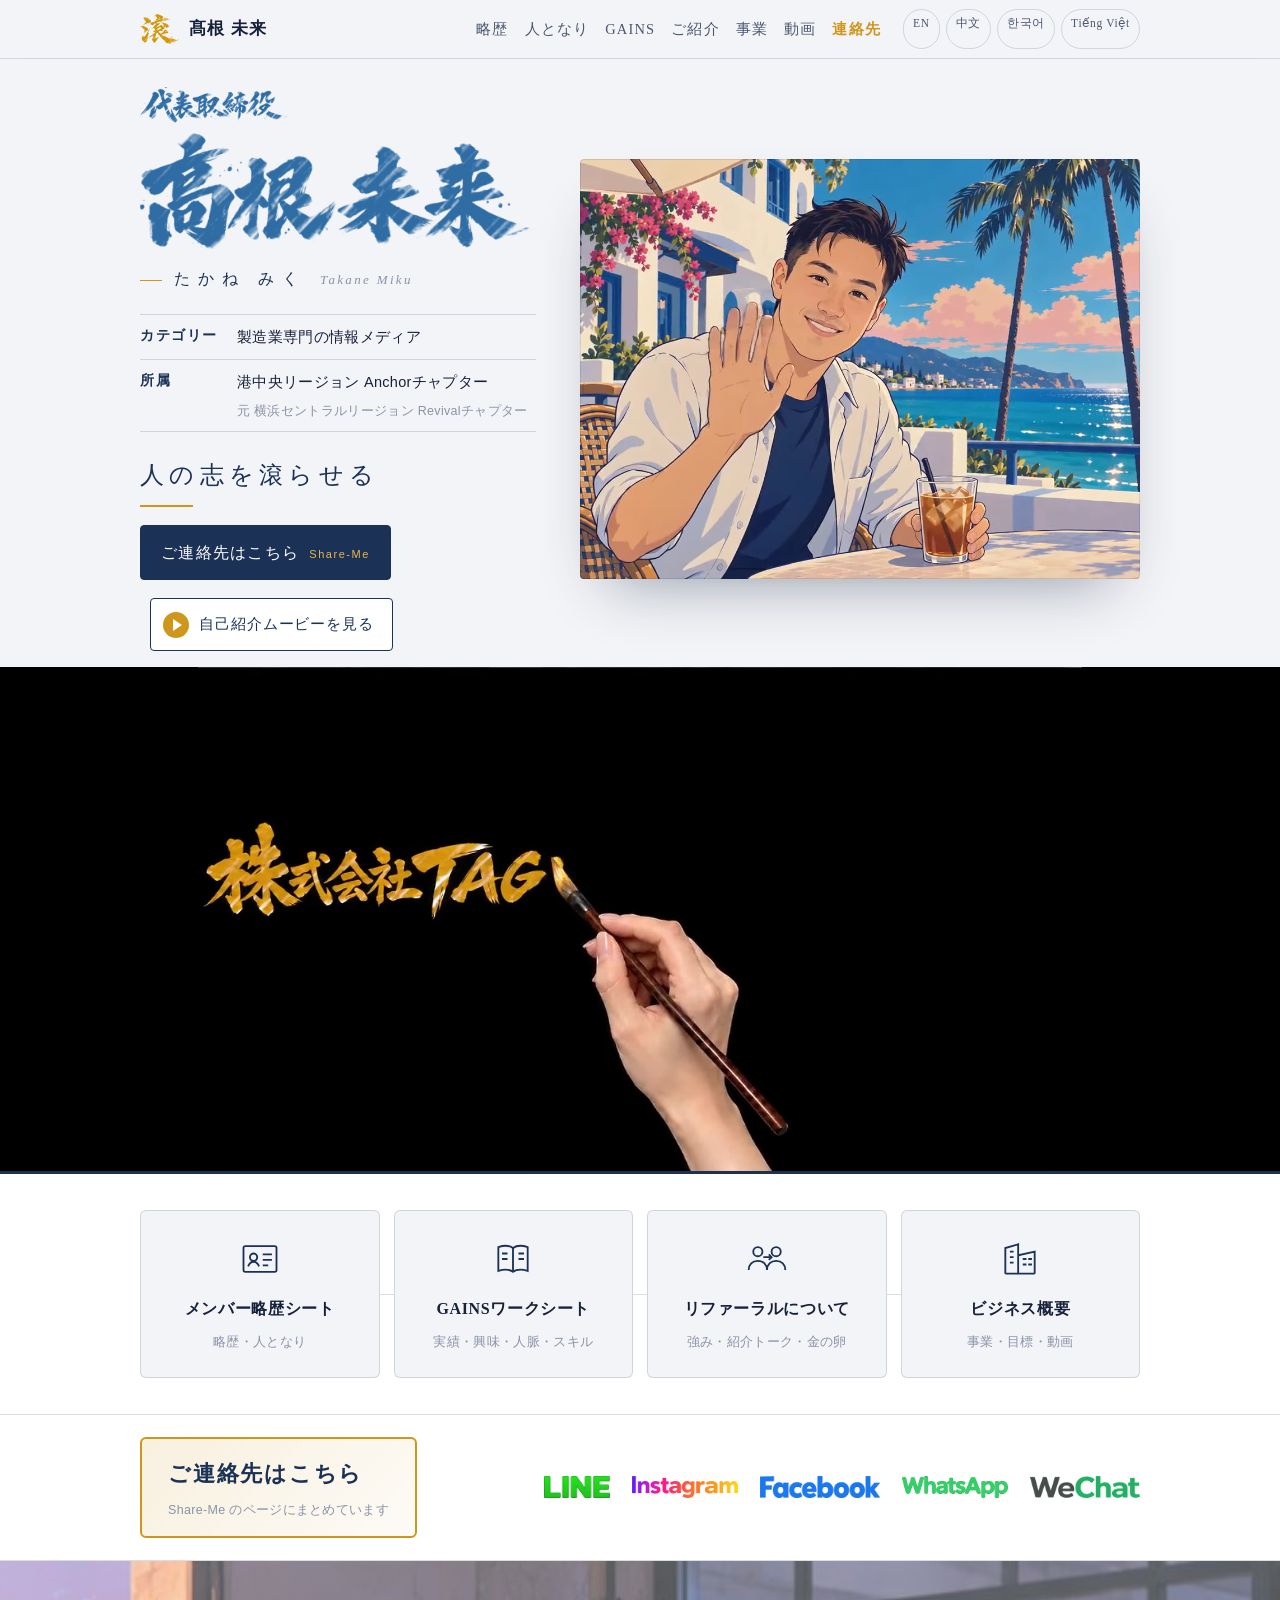
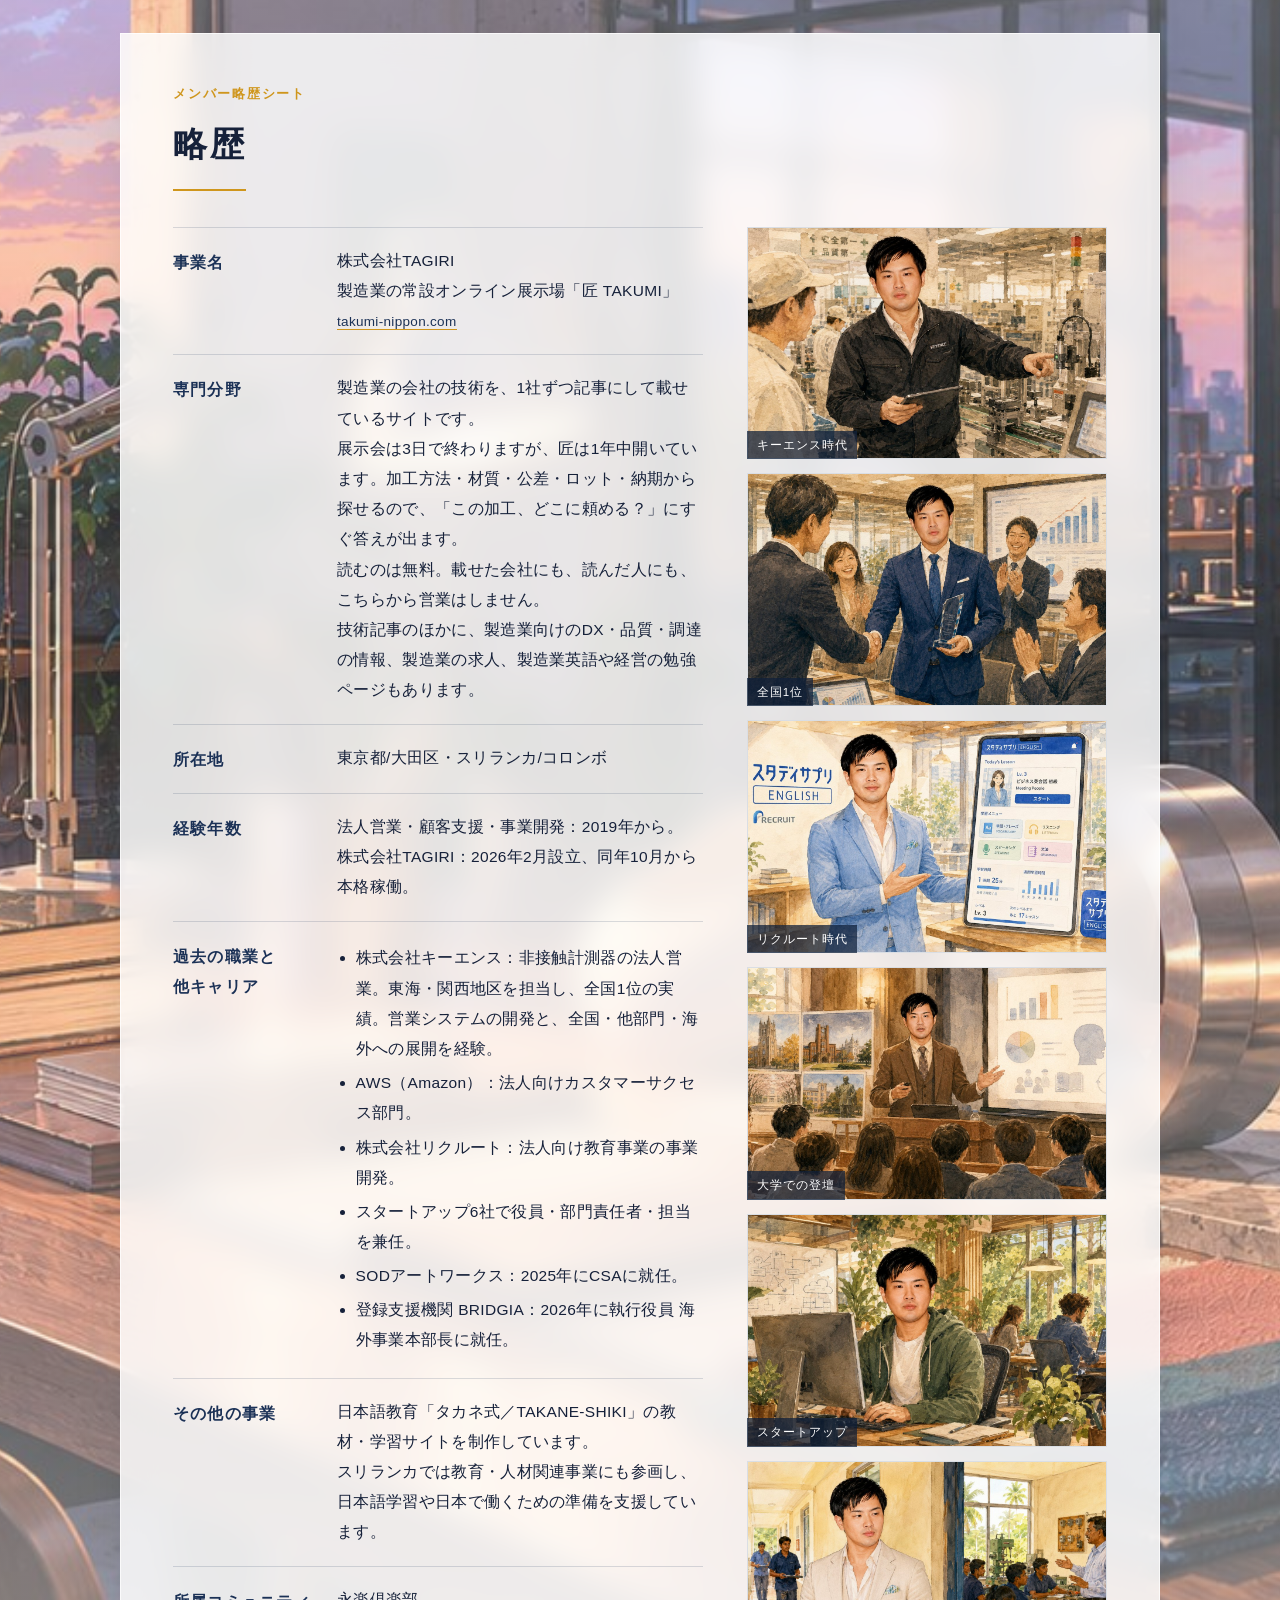
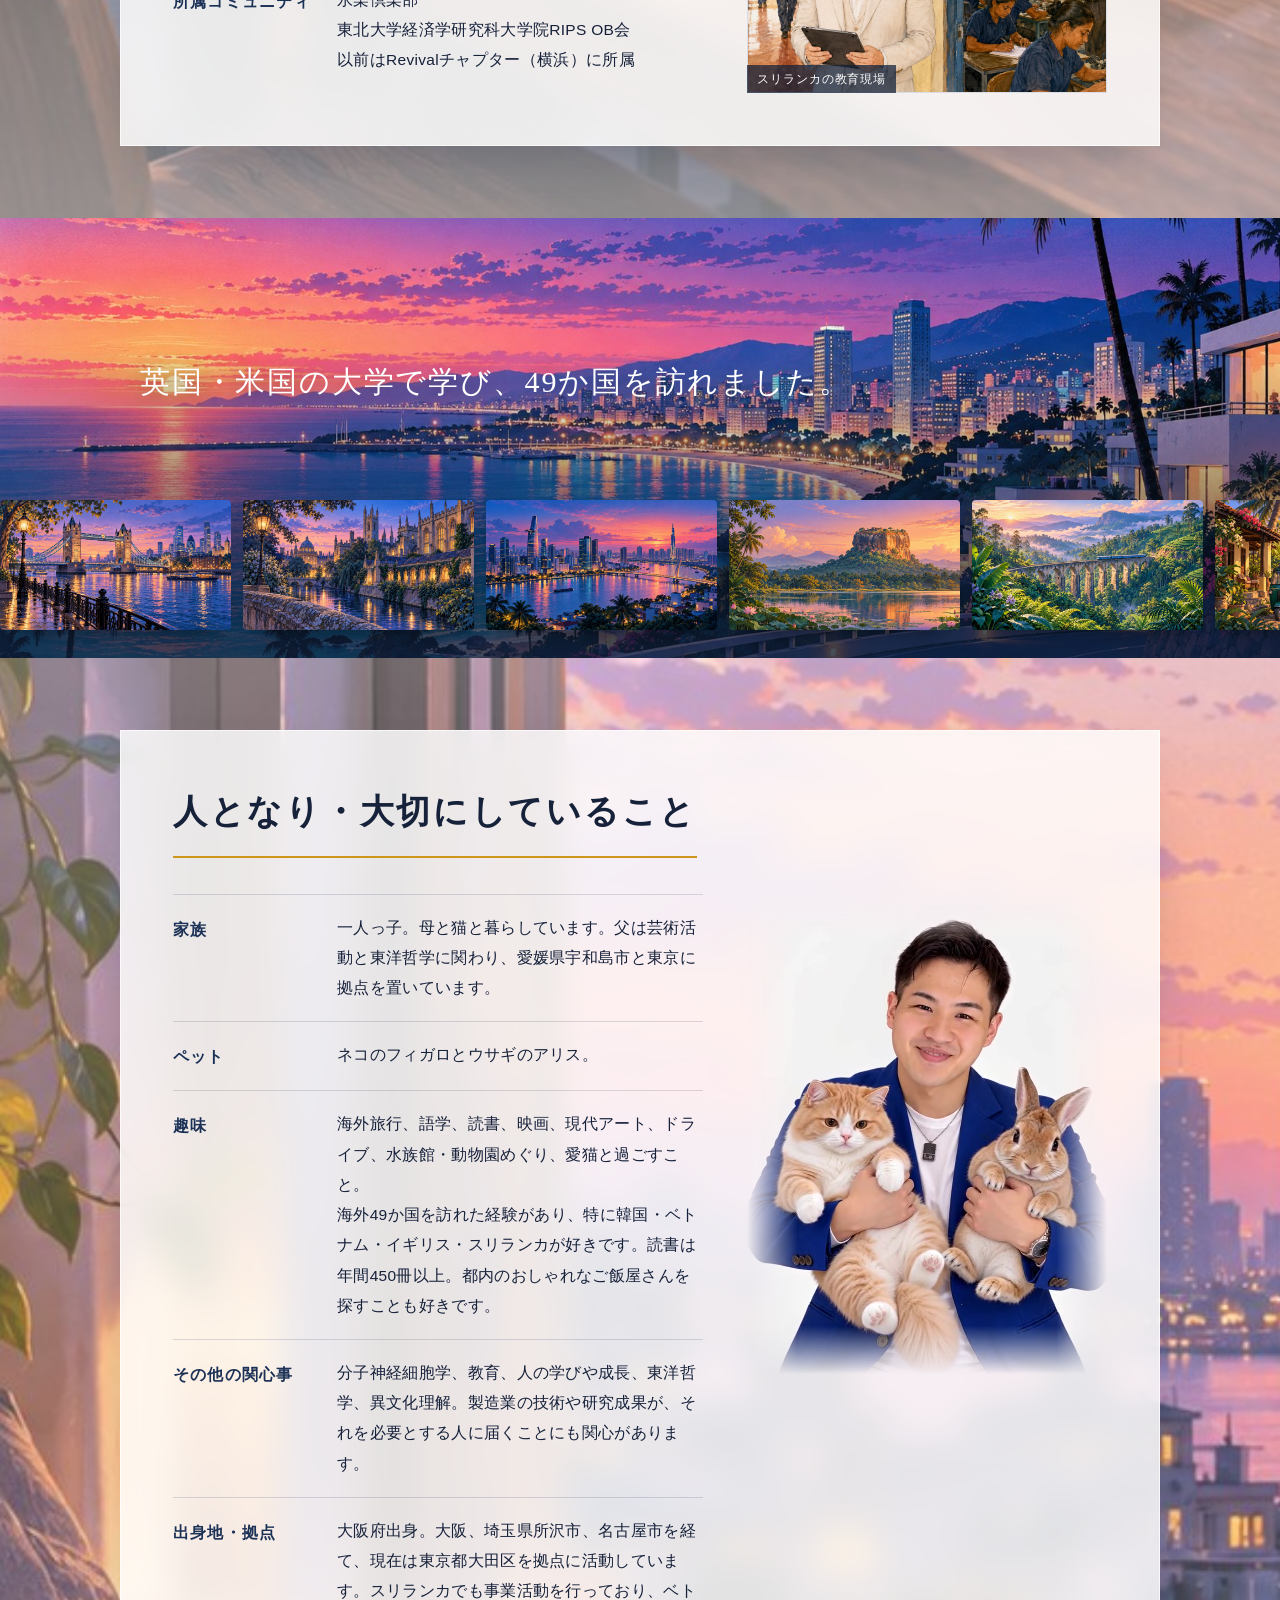
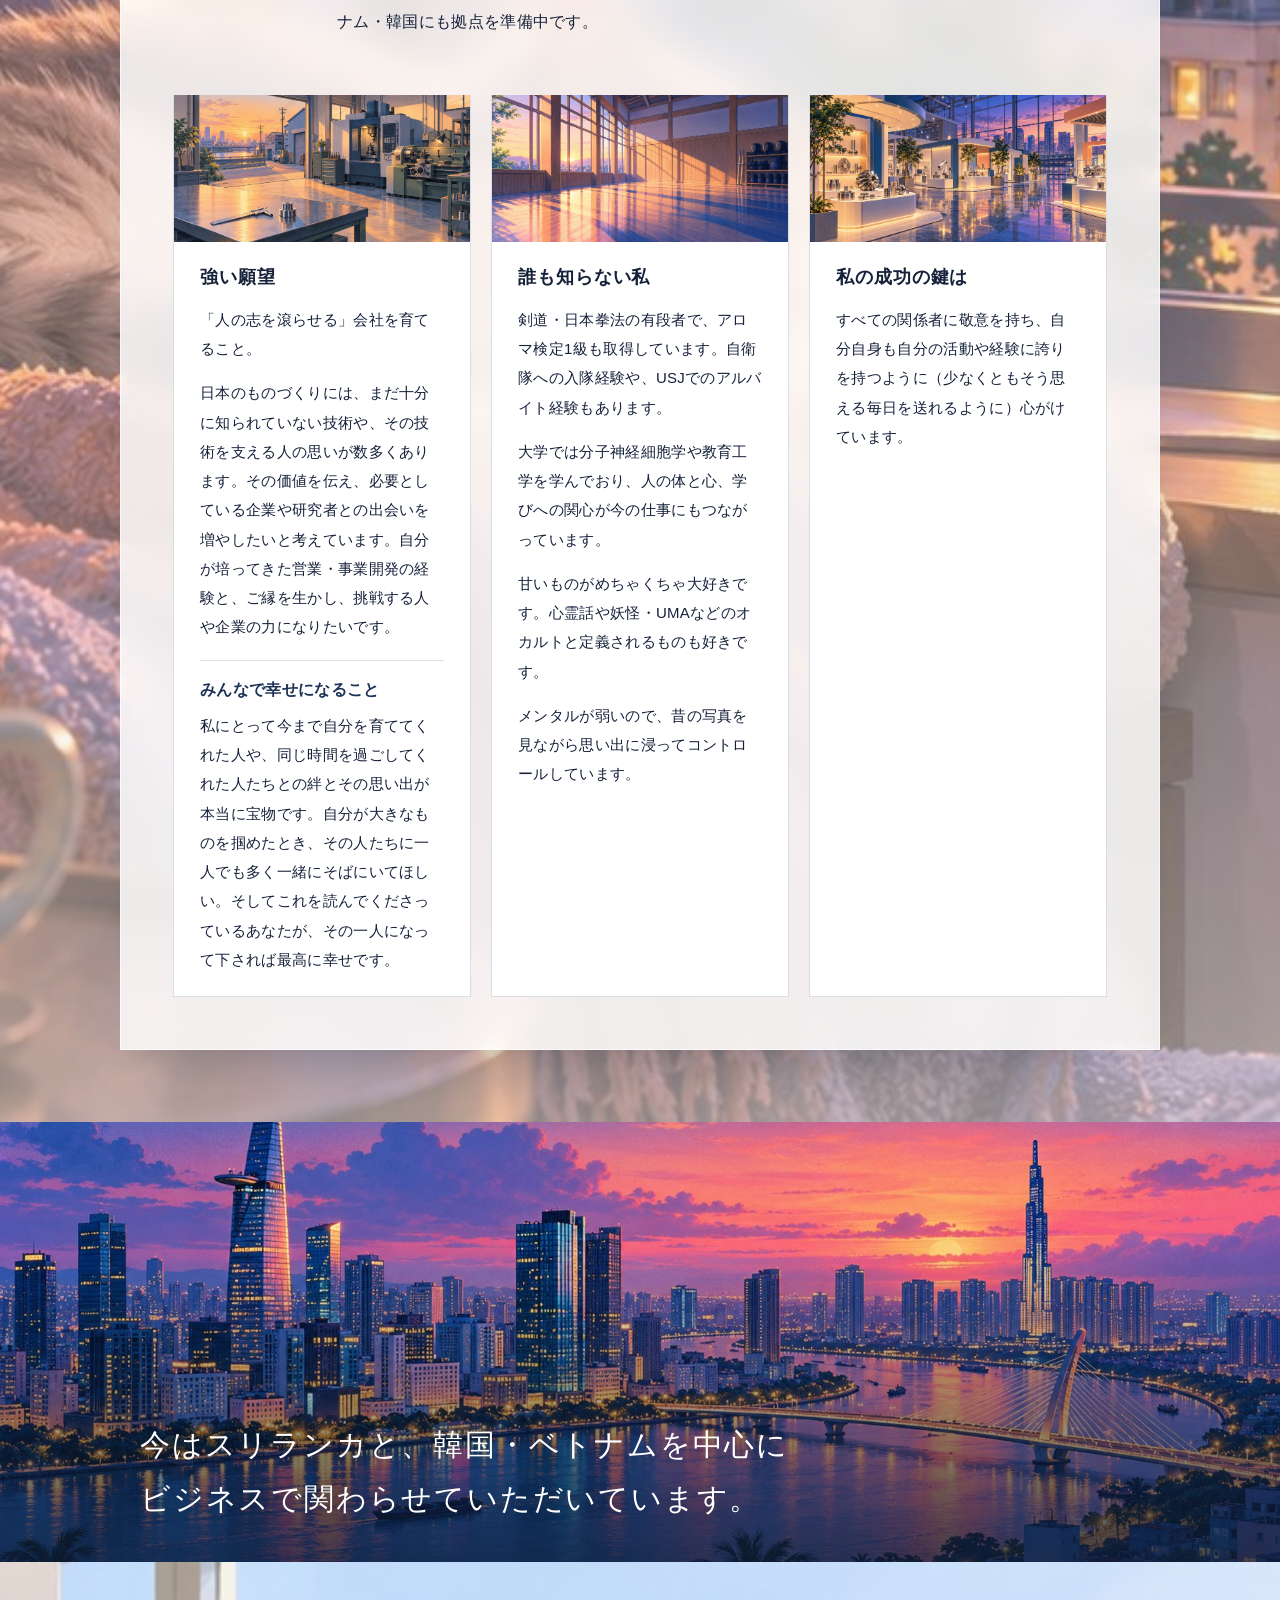
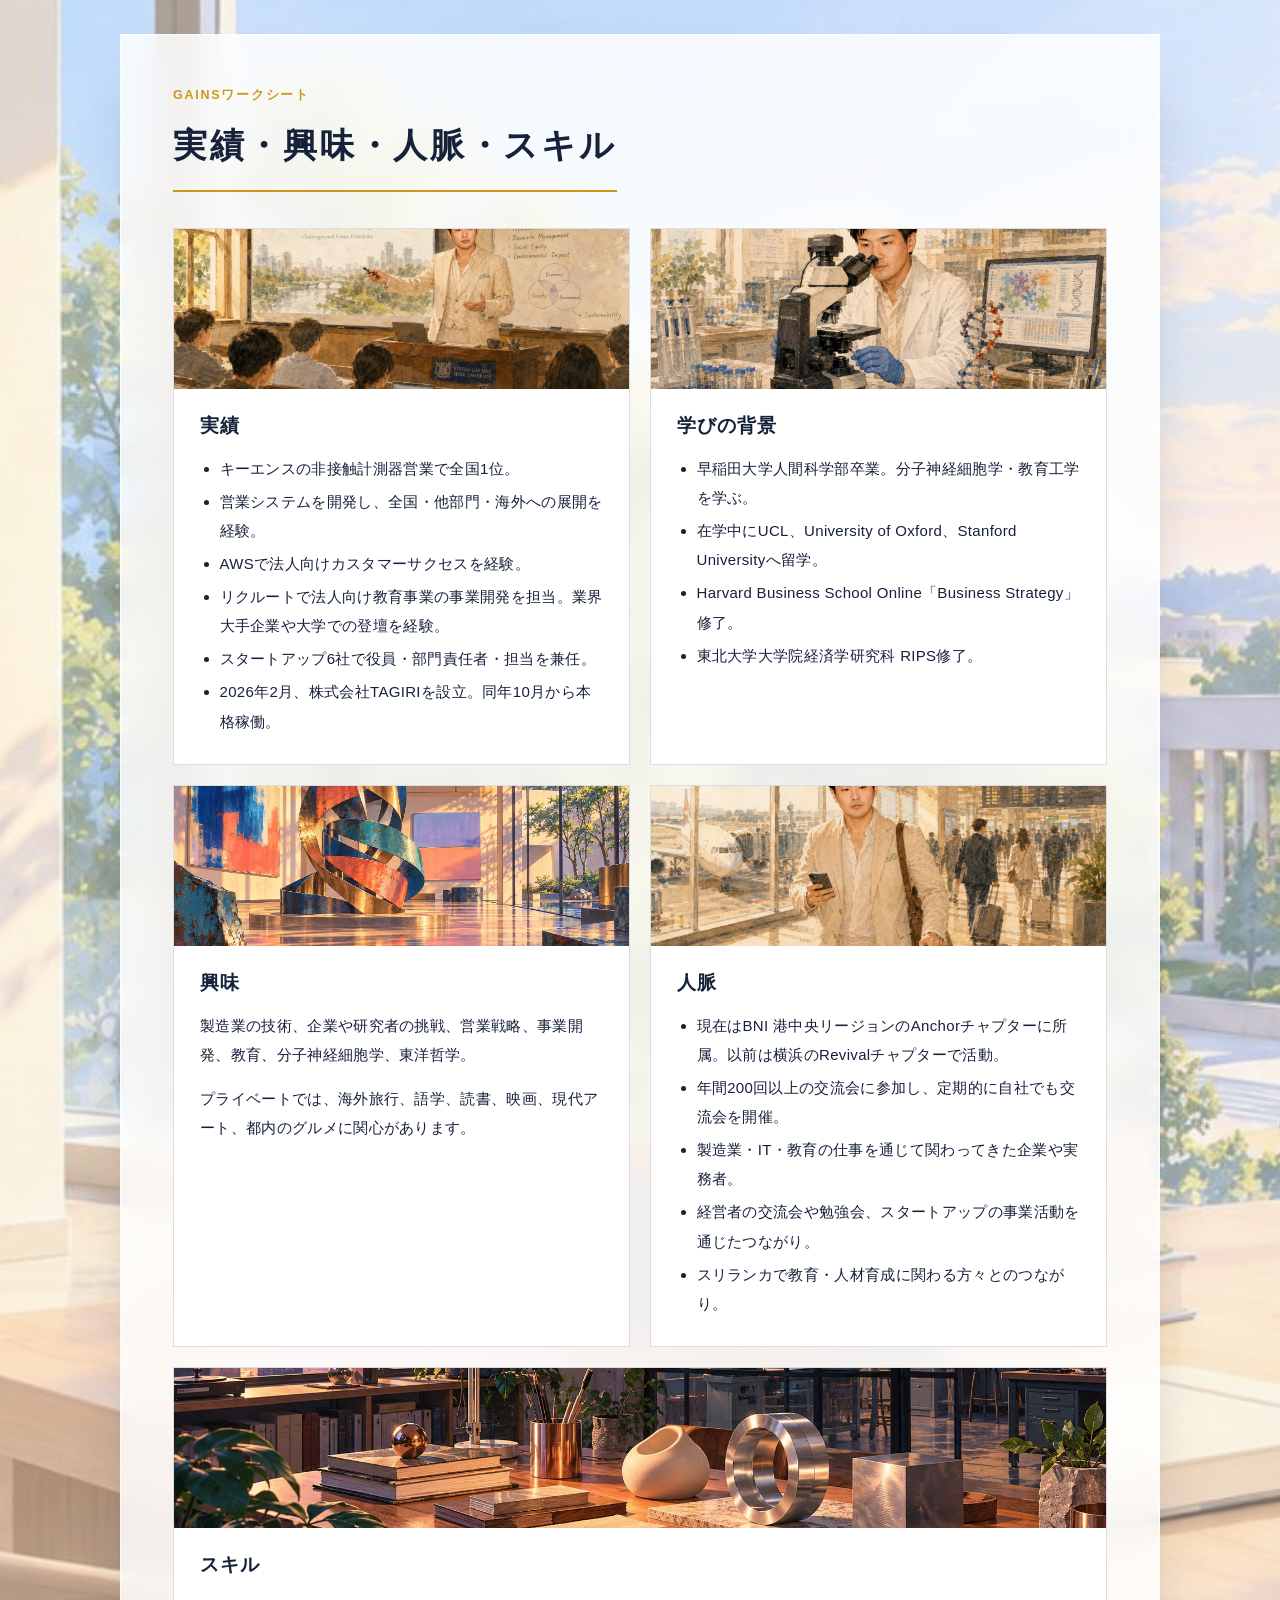
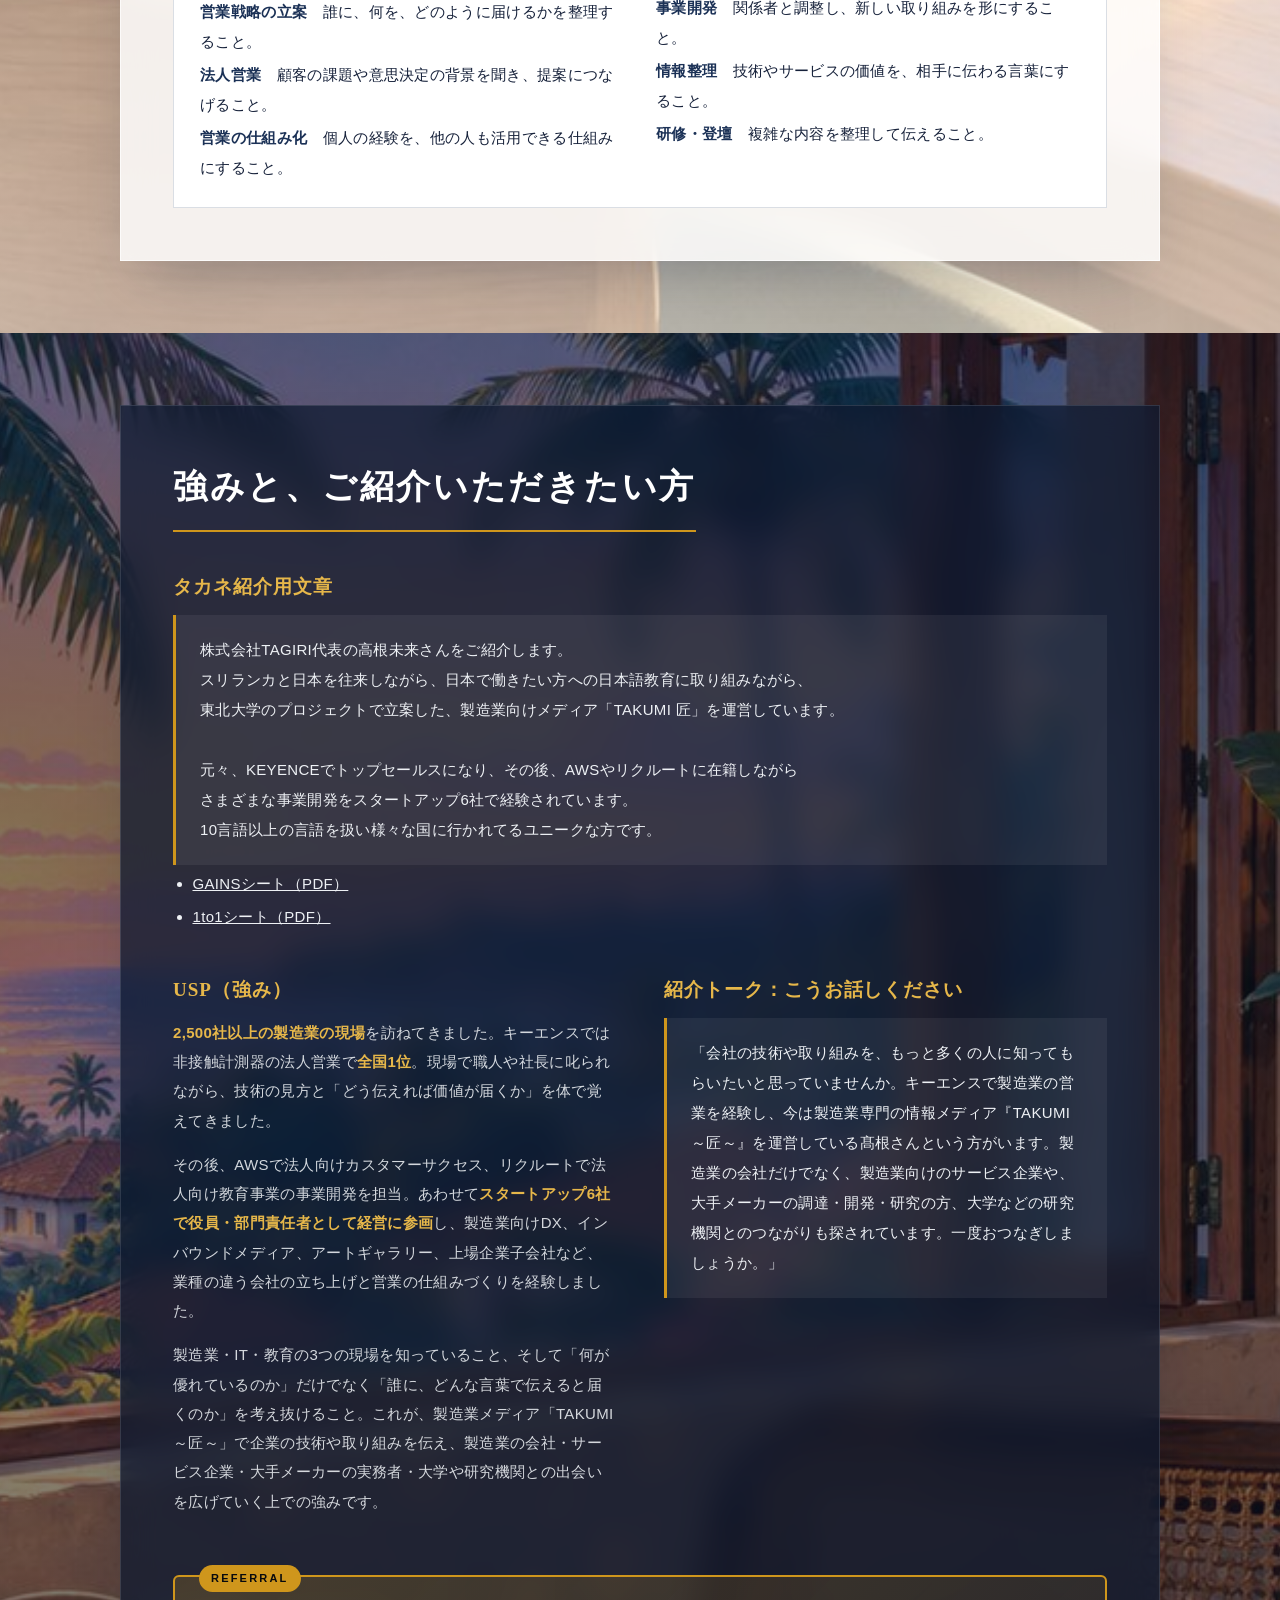
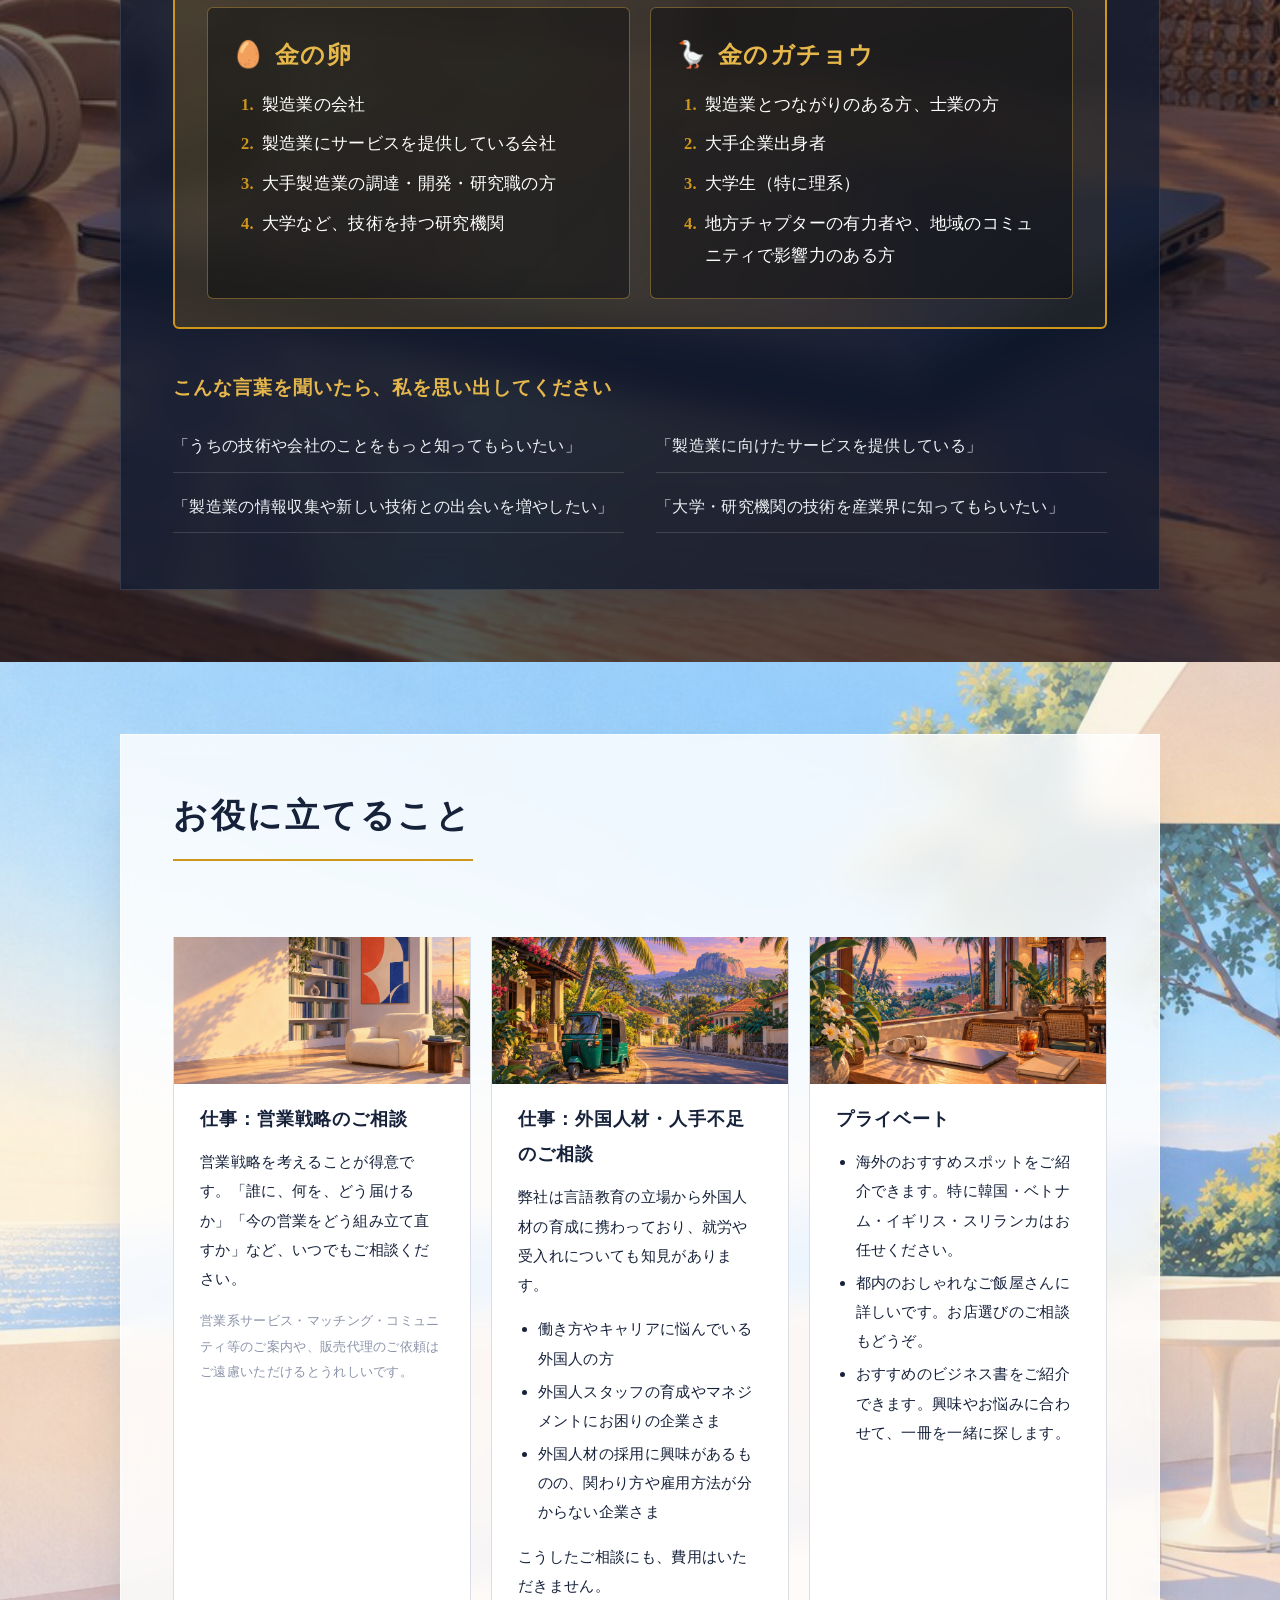
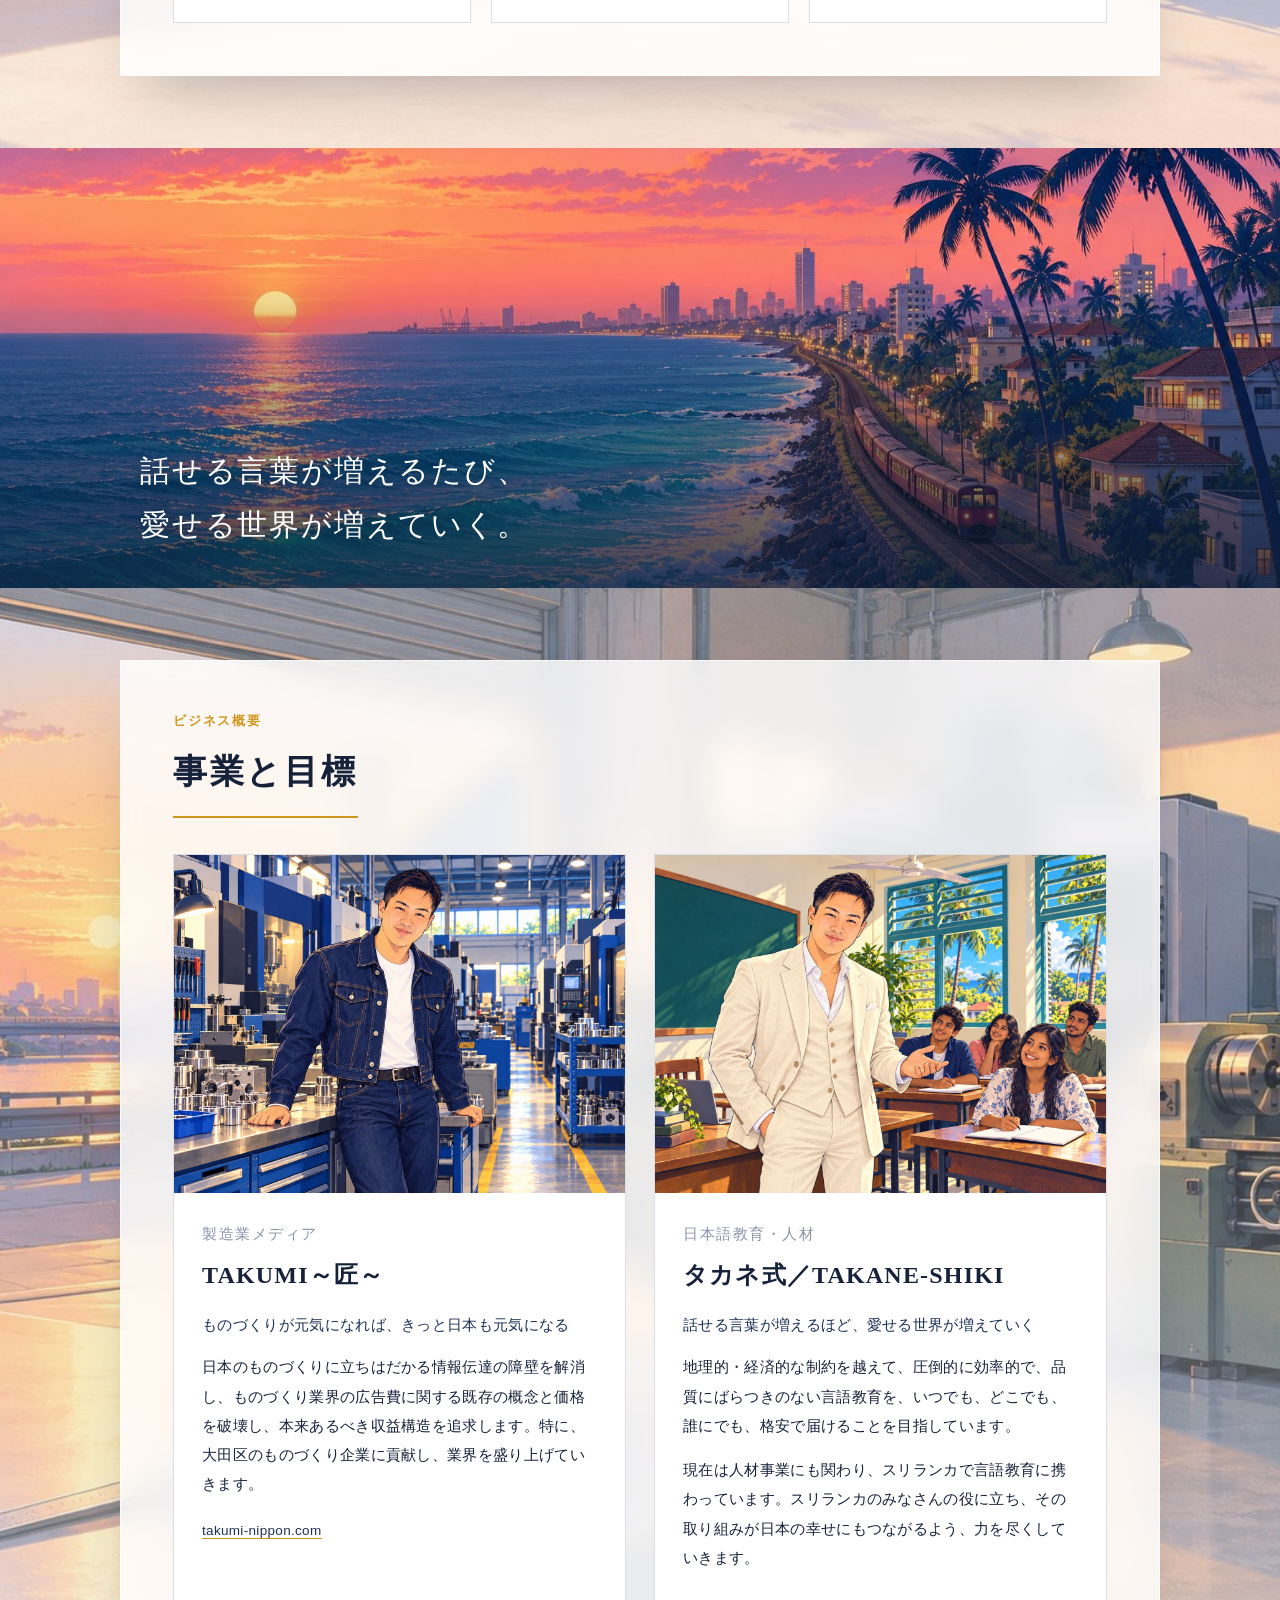
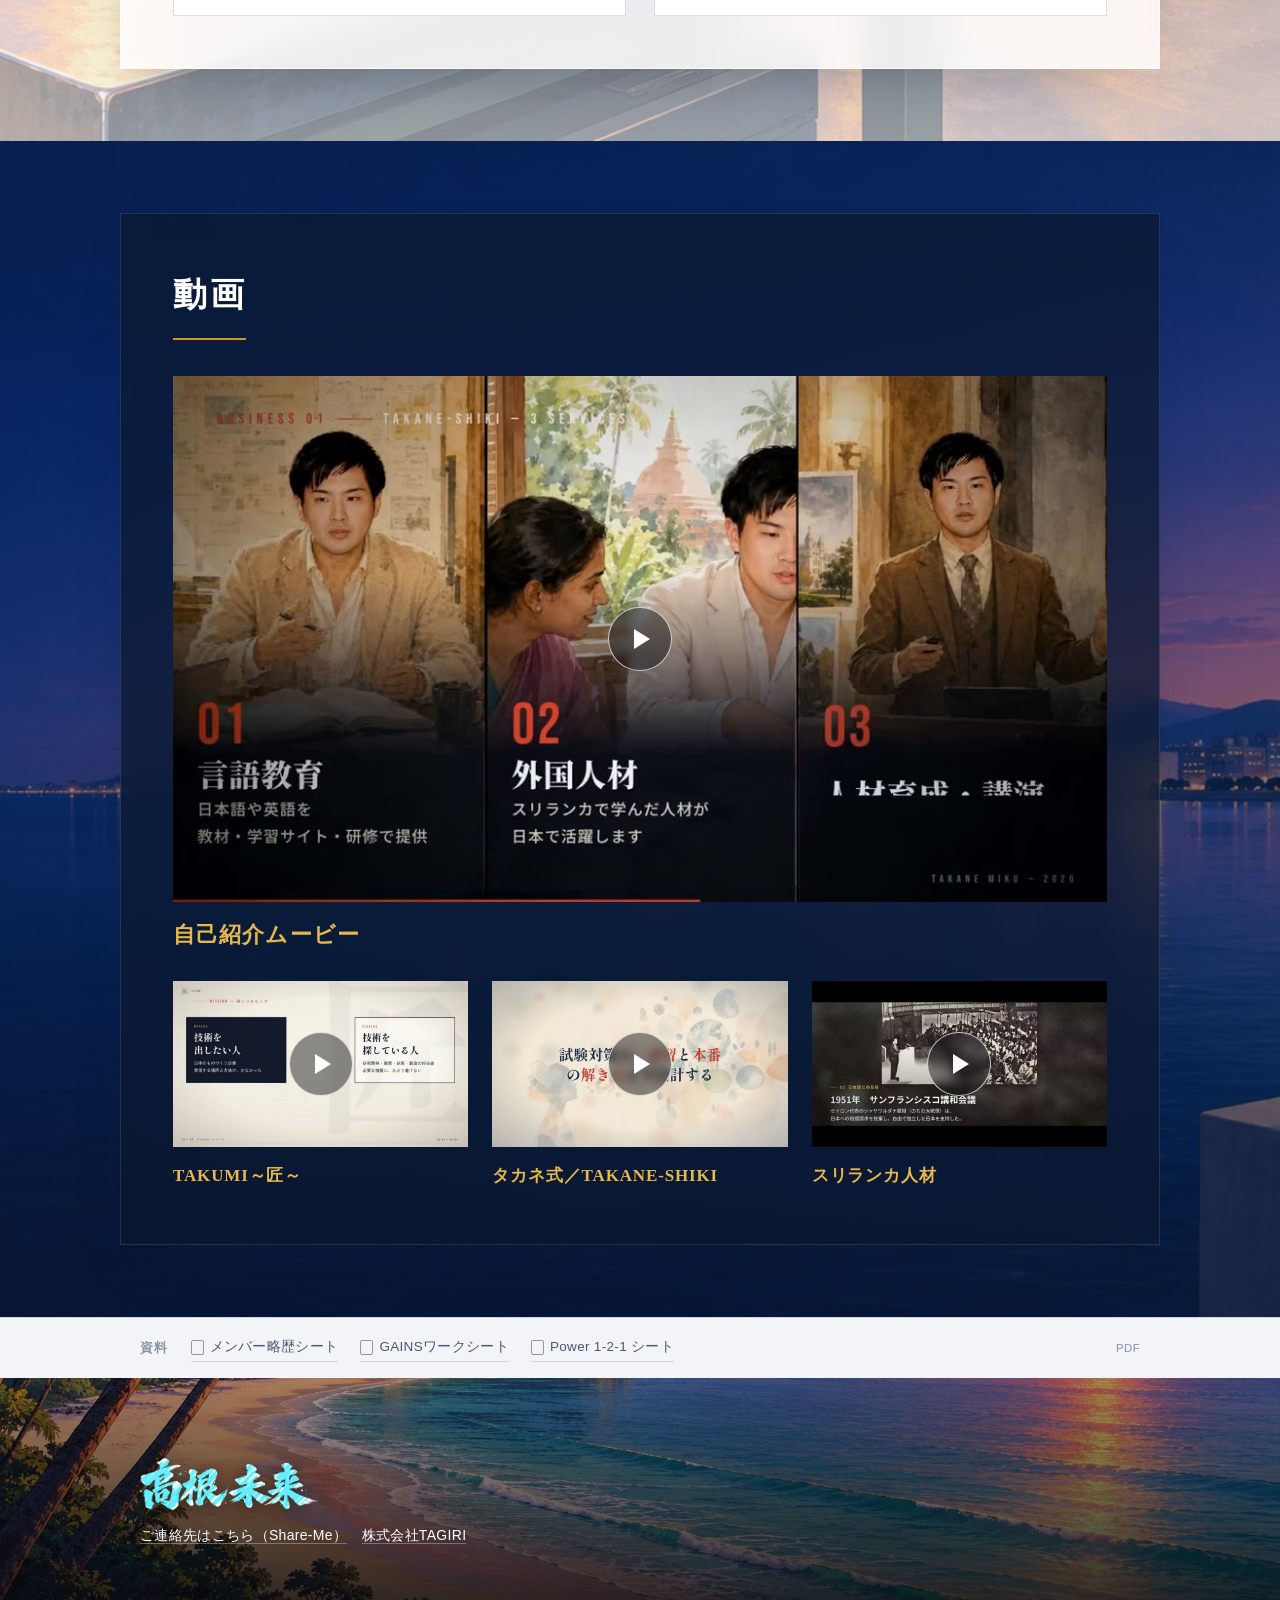
<file: index.html>
<!doctype html>
<html lang="ja">
<head>
<meta charset="utf-8">
<meta name="viewport" content="width=device-width, initial-scale=1">
<meta name="robots" content="noindex, nofollow, noarchive">
<title>髙根 未来</title>
<meta name="description" content="髙根 未来（株式会社TAGIRI 代表取締役）の自己紹介ページ">
<link rel="preconnect" href="https://fonts.googleapis.com">
<link rel="preconnect" href="https://fonts.gstatic.com" crossorigin>
<link href="https://fonts.googleapis.com/css2?family=Shippori+Mincho:wght@500;700&family=Zen+Kaku+Gothic+New:wght@400;500;700&display=swap" rel="stylesheet">
<link rel="stylesheet" href="assets/style.css?v=20261104a">
<link rel="icon" href="data:image/svg+xml,%3Csvg xmlns='http://www.w3.org/2000/svg' viewBox='0 0 32 32'%3E%3Crect width='32' height='32' rx='4' fill='%2307090e'/%3E%3Ctext x='16' y='23' text-anchor='middle' font-size='20' font-family='serif' font-weight='700' fill='%23cf961c'%3E滾%3C/text%3E%3C/svg%3E">
</head>
<body>

<header class="top">
  <div class="wrap">
    <a class="brand" href="#"><img src="assets/lettering/tagiru.png" alt="滾"><span>髙根 未来</span></a>
    <nav class="nav">
      <a href="#bio">略歴</a>
      <a href="#person">人となり</a>
      <a href="#gains">GAINS</a>
      <a href="#ask">ご紹介</a>
      <a href="#works">事業</a>
      <a href="#videos">動画</a>
      <a class="nav-contact" href="#contact">連絡先</a>
      <a class="nav-lang" href="en.html">EN</a>
      <a class="nav-lang" href="zh.html">中文</a>
      <a class="nav-lang" href="ko.html">한국어</a>
      <a class="nav-lang" href="vi.html">Tiếng Việt</a>
    </nav>
  </div>
</header>

<section class="hero">
  <div class="wrap">
    <div class="hero-text">
      <img class="lettering-title rise" src="assets/lettering/title.png" alt="代表取締役">
      <img class="lettering-name rise" src="assets/lettering/name.png" alt="髙根 未来">
      <p class="reading rise"><span class="kana">たかね みく</span><span class="roman">Takane Miku</span></p>
      <dl class="hero-facts rise">
        <div><dt>カテゴリー</dt><dd>製造業専門の情報メディア</dd></div>
        <div><dt>所属</dt><dd>港中央リージョン Anchorチャプター<br><small>元 横浜セントラルリージョン Revivalチャプター</small></dd></div>
      </dl>
      <p class="tagline rise">人の志を滾らせる</p>
      <a class="contact-btn rise" href="https://share-me.design/miku39219?p=2775" target="_blank" rel="noopener">ご連絡先はこちら<span>Share-Me</span></a>
      <a class="watch-btn rise" href="#selfIntro" id="watchBtn"><b></b>自己紹介ムービーを見る</a>
    </div>
    <div class="hero-video rise">
      <video autoplay muted loop playsinline poster="assets/hero-poster.jpg">
        <source src="assets/hero-loop.mp4" type="video/mp4">
        <source src="assets/hero-loop.webm" type="video/webm">
      </video>
    </div>
  </div>
  <div class="brush rise" id="brush">
    <video id="brushVideo" muted playsinline preload="auto" poster="assets/intro-end.jpg">
      <source src="assets/intro.mp4" type="video/mp4">
      <source src="assets/intro.webm" type="video/webm">
    </video>
    <button class="replay" id="brushReplay" type="button" aria-label="もう一度再生">↻</button>
  </div>
</section>

<nav class="cards" aria-label="目次">
  <div class="wrap">
    <a class="card rise" href="#bio">
      <svg viewBox="0 0 48 48" fill="none" stroke="currentColor" stroke-width="2"><rect x="6" y="10" width="36" height="28" rx="2"/><circle cx="17" cy="22" r="4"/><path d="M11 32c1.5-3.5 4-5 6-5s4.5 1.5 6 5M27 19h10M27 25h10M27 31h6"/></svg>
      <span>メンバー略歴シート</span>
      <small>略歴・人となり</small>
    </a>
    <a class="card rise" href="#gains">
      <svg viewBox="0 0 48 48" fill="none" stroke="currentColor" stroke-width="2"><path d="M24 12c-4-3-10-3-16-1v26c6-2 12-2 16 1 4-3 10-3 16-1V11c-6-2-12-2-16 1z"/><path d="M24 12v26M12 18h6M12 24h6M30 18h6M30 24h6"/></svg>
      <span>GAINSワークシート</span>
      <small>実績・興味・人脈・スキル</small>
    </a>
    <a class="card rise" href="#ask">
      <svg viewBox="0 0 48 48" fill="none" stroke="currentColor" stroke-width="2"><circle cx="14" cy="16" r="5"/><circle cx="34" cy="16" r="5"/><path d="M4 36c0-6 4-10 10-10s10 4 10 10M24 36c0-6 4-10 10-10s10 4 10 10"/><path d="M20 22h8M26 19l3 3-3 3"/></svg>
      <span>リファーラルについて</span>
      <small>強み・紹介トーク・金の卵</small>
    </a>
    <a class="card rise" href="#works">
      <svg viewBox="0 0 48 48" fill="none" stroke="currentColor" stroke-width="2"><path d="M8 40V12l14-4v32M22 40V20l18-4v24M8 40h32"/><path d="M13 16h4M13 22h4M13 28h4M27 24h4M33 24h4M27 30h4M33 30h4"/></svg>
      <span>ビジネス概要</span>
      <small>事業・目標・動画</small>
    </a>
  </div>
</nav>

<section class="contact" id="contact">
  <div class="wrap">
    <a class="contact-main" href="https://share-me.design/miku39219?p=2775" target="_blank" rel="noopener">
      <span class="contact-label">ご連絡先はこちら</span>
      <span class="contact-sub">Share-Me のページにまとめています</span>
    </a>
    <div class="sns">
      <a href="https://share-me.design/miku39219?p=2775" target="_blank" rel="noopener"><img src="assets/sns/line.png" alt="LINE"></a>
      <a href="https://share-me.design/miku39219?p=2775" target="_blank" rel="noopener"><img src="assets/sns/instagram.png" alt="Instagram"></a>
      <a href="https://share-me.design/miku39219?p=2775" target="_blank" rel="noopener"><img src="assets/sns/facebook.png" alt="Facebook"></a>
      <a href="https://share-me.design/miku39219?p=2775" target="_blank" rel="noopener"><img src="assets/sns/whatsapp.png" alt="WhatsApp"></a>
      <a href="https://share-me.design/miku39219?p=2775" target="_blank" rel="noopener"><img src="assets/sns/wechat.png" alt="WeChat"></a>
    </div>
  </div>
</section>

<main>
  <section class="section photo" id="bio" style="--img:url(../uploads/bg/workshop-desk.jpg)">
    <div class="wrap">
      <p class="part rv">メンバー略歴シート</p>
      <h2 class="rv">略歴</h2>
      <div class="split">
      <dl class="facts rv">
        <div><dt>事業名</dt><dd>株式会社TAGIRI<br>製造業の常設オンライン展示場「匠 TAKUMI」<br><a class="textlink" href="https://takumi-nippon.com/" target="_blank" rel="noopener">takumi-nippon.com</a></dd></div>
        <div><dt>専門分野</dt><dd>製造業の会社の技術を、1社ずつ記事にして載せているサイトです。<br>展示会は3日で終わりますが、匠は1年中開いています。加工方法・材質・公差・ロット・納期から探せるので、「この加工、どこに頼める？」にすぐ答えが出ます。<br>読むのは無料。載せた会社にも、読んだ人にも、こちらから営業はしません。<br>技術記事のほかに、製造業向けのDX・品質・調達の情報、製造業の求人、製造業英語や経営の勉強ページもあります。</dd></div>
        <div><dt>所在地</dt><dd>東京都/大田区・スリランカ/コロンボ</dd></div>
        <div><dt>経験年数</dt><dd>法人営業・顧客支援・事業開発：2019年から。<br>株式会社TAGIRI：2026年2月設立、同年10月から本格稼働。</dd></div>
        <div><dt>過去の職業と<br>他キャリア</dt><dd>
          <ul>
            <li>株式会社キーエンス：非接触計測器の法人営業。東海・関西地区を担当し、全国1位の実績。営業システムの開発と、全国・他部門・海外への展開を経験。</li>
            <li>AWS（Amazon）：法人向けカスタマーサクセス部門。</li>
            <li>株式会社リクルート：法人向け教育事業の事業開発。</li>
            <li>スタートアップ6社で役員・部門責任者・担当を兼任。</li>
            <li>SODアートワークス：2025年にCSAに就任。</li>
            <li>登録支援機関 BRIDGIA：2026年に執行役員 海外事業本部長に就任。</li>
          </ul>
        </dd></div>
        <div><dt>その他の事業</dt><dd>日本語教育「タカネ式／TAKANE-SHIKI」の教材・学習サイトを制作しています。<br>スリランカでは教育・人材関連事業にも参画し、日本語学習や日本で働くための準備を支援しています。</dd></div>
        <div><dt>所属コミュニティ</dt><dd>永楽倶楽部<br>東北大学経済学研究科大学院RIPS OB会<br>以前はRevivalチャプター（横浜）に所属</dd></div>
      </dl>
      <div class="side-stack rv">
        <figure><img src="uploads/career/keyence.jpg" alt="" loading="lazy"><figcaption>キーエンス時代</figcaption></figure>
        <figure><img src="uploads/career/award.jpg" alt="" loading="lazy"><figcaption>全国1位</figcaption></figure>
        <figure><img src="uploads/career/studysapuri.jpg" alt="" loading="lazy"><figcaption>リクルート時代</figcaption></figure>
        <figure><img src="uploads/career/univ-lecture.jpg" alt="" loading="lazy"><figcaption>大学での登壇</figcaption></figure>
        <figure><img src="uploads/career/startup.jpg" alt="" loading="lazy"><figcaption>スタートアップ</figcaption></figure>
        <figure><img src="uploads/career/srilanka-school.jpg" alt="" loading="lazy"><figcaption>スリランカの教育現場</figcaption></figure>
      </div>
      </div>
    </div>
  </section>

  <div class="band" style="--img:url(../uploads/bg/coast-road.jpg); --pos:center 40%">
    <div class="wrap"><p class="band-text rv">英国・米国の大学で学び、49か国を訪れました。</p></div>
    <div class="strip" aria-hidden="true"><div class="strip-track"><img src="uploads/bg/london.jpg" alt="" loading="lazy"><img src="uploads/bg/oxford.jpg" alt="" loading="lazy"><img src="uploads/bg/city-river.jpg" alt="" loading="lazy"><img src="uploads/bg/sigiriya.jpg" alt="" loading="lazy"><img src="uploads/bg/srilanka-train.jpg" alt="" loading="lazy"><img src="uploads/bg/tuktuk.jpg" alt="" loading="lazy"><img src="uploads/bg/colombo-train.jpg" alt="" loading="lazy"><img src="uploads/bg/promenade.jpg" alt="" loading="lazy"><img src="uploads/bg/beach-sunset.jpg" alt="" loading="lazy"><img src="uploads/bg/osaka-castle.jpg" alt="" loading="lazy"><img src="uploads/bg/sea-sunset.jpg" alt="" loading="lazy"><img src="uploads/bg/white-arch-pool.jpg" alt="" loading="lazy"><img src="uploads/bg/london.jpg" alt="" loading="lazy"><img src="uploads/bg/oxford.jpg" alt="" loading="lazy"><img src="uploads/bg/city-river.jpg" alt="" loading="lazy"><img src="uploads/bg/sigiriya.jpg" alt="" loading="lazy"><img src="uploads/bg/srilanka-train.jpg" alt="" loading="lazy"><img src="uploads/bg/tuktuk.jpg" alt="" loading="lazy"><img src="uploads/bg/colombo-train.jpg" alt="" loading="lazy"><img src="uploads/bg/promenade.jpg" alt="" loading="lazy"><img src="uploads/bg/beach-sunset.jpg" alt="" loading="lazy"><img src="uploads/bg/osaka-castle.jpg" alt="" loading="lazy"><img src="uploads/bg/sea-sunset.jpg" alt="" loading="lazy"><img src="uploads/bg/white-arch-pool.jpg" alt="" loading="lazy"></div></div>
  </div>

  <section class="section photo" id="person" style="--img:url(../uploads/bg/cat-window.jpg); --pos:center 30%">
    <div class="wrap">
      <h2 class="rv">人となり・大切にしていること</h2>
      <div class="split">
      <dl class="facts rv">
        <div><dt>家族</dt><dd>一人っ子。母と猫と暮らしています。父は芸術活動と東洋哲学に関わり、愛媛県宇和島市と東京に拠点を置いています。</dd></div>
        <div><dt>ペット</dt><dd>ネコのフィガロとウサギのアリス。</dd></div>
        <div><dt>趣味</dt><dd>海外旅行、語学、読書、映画、現代アート、ドライブ、水族館・動物園めぐり、愛猫と過ごすこと。<br>海外49か国を訪れた経験があり、特に韓国・ベトナム・イギリス・スリランカが好きです。読書は年間450冊以上。都内のおしゃれなご飯屋さんを探すことも好きです。</dd></div>
        <div><dt>その他の関心事</dt><dd>分子神経細胞学、教育、人の学びや成長、東洋哲学、異文化理解。製造業の技術や研究成果が、それを必要とする人に届くことにも関心があります。</dd></div>
        <div><dt>出身地・拠点</dt><dd>大阪府出身。大阪、埼玉県所沢市、名古屋市を経て、現在は東京都大田区を拠点に活動しています。スリランカでも事業活動を行っており、ベトナム・韓国にも拠点を準備中です。</dd></div>
      </dl>
      <figure class="side cutout rv"><video autoplay muted loop playsinline poster="assets/pets-poster.jpg"><source src="assets/pets-loop.mp4" type="video/mp4"><source src="assets/pets-loop.webm" type="video/webm"></video></figure>
      </div>
      <div class="three rv">
        <div class="box">
          <div class="bh" style="--img:url(../uploads/bg/factory-sunset.jpg)"></div>
          <h3>強い願望</h3>
          <p>「人の志を滾らせる」会社を育てること。</p>
          <p>日本のものづくりには、まだ十分に知られていない技術や、その技術を支える人の思いが数多くあります。その価値を伝え、必要としている企業や研究者との出会いを増やしたいと考えています。自分が培ってきた営業・事業開発の経験と、ご縁を生かし、挑戦する人や企業の力になりたいです。</p>
          <h4>みんなで幸せになること</h4>
          <p>私にとって今まで自分を育ててくれた人や、同じ時間を過ごしてくれた人たちとの絆とその思い出が本当に宝物です。自分が大きなものを掴めたとき、その人たちに一人でも多く一緒にそばにいてほしい。そしてこれを読んでくださっているあなたが、その一人になって下されば最高に幸せです。</p>
        </div>
        <div class="box">
          <div class="bh" style="--img:url(../uploads/bg/dojo.jpg)"></div>
          <h3>誰も知らない私</h3>
          <p>剣道・日本拳法の有段者で、アロマ検定1級も取得しています。自衛隊への入隊経験や、USJでのアルバイト経験もあります。</p>
          <p>大学では分子神経細胞学や教育工学を学んでおり、人の体と心、学びへの関心が今の仕事にもつながっています。</p>
          <p>甘いものがめちゃくちゃ大好きです。心霊話や妖怪・UMAなどのオカルトと定義されるものも好きです。</p>
          <p>メンタルが弱いので、昔の写真を見ながら思い出に浸ってコントロールしています。</p>
        </div>
        <div class="box">
          <div class="bh" style="--img:url(../uploads/bg/expo-hall.jpg)"></div>
          <h3>私の成功の鍵は</h3>
                              <p>すべての関係者に敬意を持ち、自分自身も自分の活動や経験に誇りを持つように（少なくともそう思える毎日を送れるように）心がけています。</p>
        </div>
      </div>
    </div>
  </section>

  <div class="band" style="--img:url(../uploads/bg/city-river.jpg); --pos:center 40%">
    <div class="wrap"><p class="band-text rv">今はスリランカと、韓国・ベトナムを中心に<br>ビジネスで関わらせていただいています。</p></div>
  </div>

  <section class="section photo" id="gains" style="--img:url(../uploads/bg/study-desk.jpg)">
    <div class="wrap">
      <p class="part rv">GAINSワークシート</p>
      <h2 class="rv">実績・興味・人脈・スキル</h2>
      <div class="gains">
        <div class="gain rv">
          <div class="bh" style="--img:url(../uploads/career/seoul-lecture.jpg)"></div>
          <h3>実績</h3>
          <ul>
            <li>キーエンスの非接触計測器営業で全国1位。</li>
            <li>営業システムを開発し、全国・他部門・海外への展開を経験。</li>
            <li>AWSで法人向けカスタマーサクセスを経験。</li>
            <li>リクルートで法人向け教育事業の事業開発を担当。業界大手企業や大学での登壇を経験。</li>
            <li>スタートアップ6社で役員・部門責任者・担当を兼任。</li>
            <li>2026年2月、株式会社TAGIRIを設立。同年10月から本格稼働。</li>
          </ul>
        </div>
        <div class="gain rv">
          <div class="bh" style="--img:url(../uploads/career/lab.jpg)"></div>
          <h3>学びの背景</h3>
          <ul>
            <li>早稲田大学人間科学部卒業。分子神経細胞学・教育工学を学ぶ。</li>
            <li>在学中にUCL、University of Oxford、Stanford Universityへ留学。</li>
            <li>Harvard Business School Online「Business Strategy」修了。</li>
            <li>東北大学大学院経済学研究科 RIPS修了。</li>
          </ul>
        </div>
        <div class="gain rv">
          <div class="bh" style="--img:url(../uploads/bg/gallery.jpg)"></div>
          <h3>興味</h3>
          <p>製造業の技術、企業や研究者の挑戦、営業戦略、事業開発、教育、分子神経細胞学、東洋哲学。</p>
          <p>プライベートでは、海外旅行、語学、読書、映画、現代アート、都内のグルメに関心があります。</p>
        </div>
        <div class="gain rv">
          <div class="bh" style="--img:url(../uploads/career/airport.jpg)"></div>
          <h3>人脈</h3>
          <ul>
            <li>現在はBNI 港中央リージョンのAnchorチャプターに所属。以前は横浜のRevivalチャプターで活動。</li>
            <li>年間200回以上の交流会に参加し、定期的に自社でも交流会を開催。</li>
            <li>製造業・IT・教育の仕事を通じて関わってきた企業や実務者。</li>
            <li>経営者の交流会や勉強会、スタートアップの事業活動を通じたつながり。</li>
            <li>スリランカで教育・人材育成に関わる方々とのつながり。</li>
          </ul>
        </div>
        <div class="gain rv wide">
          <div class="bh" style="--img:url(../uploads/bg/workshop-desk.jpg)"></div>
          <h3>スキル</h3>
          <ul class="two-col">
            <li><b>営業戦略の立案</b>　誰に、何を、どのように届けるかを整理すること。</li>
            <li><b>法人営業</b>　顧客の課題や意思決定の背景を聞き、提案につなげること。</li>
            <li><b>営業の仕組み化</b>　個人の経験を、他の人も活用できる仕組みにすること。</li>
            <li><b>事業開発</b>　関係者と調整し、新しい取り組みを形にすること。</li>
            <li><b>情報整理</b>　技術やサービスの価値を、相手に伝わる言葉にすること。</li>
            <li><b>研修・登壇</b>　複雑な内容を整理して伝えること。</li>
          </ul>
        </div>
      </div>
    </div>
  </section>

  <section class="section dark photo" id="ask" style="--img:url(../uploads/bg/cafe-laptop.jpg)">
    <div class="wrap">
      <h2 class="rv">強みと、ご紹介いただきたい方</h2>
      <div class="ask-grid">
        <div class="rv wide" id="takane-intro" style="scroll-margin-top: 72px;">
          <h3>タカネ紹介用文章</h3>
          <blockquote style="white-space: pre-line;">株式会社TAGIRI代表の高根未来さんをご紹介します。
スリランカと日本を往来しながら、日本で働きたい方への日本語教育に取り組みながら、
東北大学のプロジェクトで立案した、製造業向けメディア「TAKUMI 匠」を運営しています。

元々、KEYENCEでトップセールスになり、その後、AWSやリクルートに在籍しながら
さまざまな事業開発をスタートアップ6社で経験されています。
10言語以上の言語を扱い様々な国に行かれてるユニークな方です。</blockquote>
          <ul>
            <li><a href="uploads/docs/gains-worksheet.pdf" target="_blank" rel="noopener">GAINSシート（PDF）</a></li>
            <li><a href="uploads/docs/power-1-to-1.pdf" target="_blank" rel="noopener">1to1シート（PDF）</a></li>
          </ul>
        </div>
        <div class="rv">
          <h3>USP（強み）</h3>
          <p><b>2,500社以上の製造業の現場</b>を訪ねてきました。キーエンスでは非接触計測器の法人営業で<b>全国1位</b>。現場で職人や社長に叱られながら、技術の見方と「どう伝えれば価値が届くか」を体で覚えてきました。</p>
          <p>その後、AWSで法人向けカスタマーサクセス、リクルートで法人向け教育事業の事業開発を担当。あわせて<b>スタートアップ6社で役員・部門責任者として経営に参画</b>し、製造業向けDX、インバウンドメディア、アートギャラリー、上場企業子会社など、業種の違う会社の立ち上げと営業の仕組みづくりを経験しました。</p>
          <p>製造業・IT・教育の3つの現場を知っていること、そして「何が優れているのか」だけでなく「誰に、どんな言葉で伝えると届くのか」を考え抜けること。これが、製造業メディア「TAKUMI～匠～」で企業の技術や取り組みを伝え、製造業の会社・サービス企業・大手メーカーの実務者・大学や研究機関との出会いを広げていく上での強みです。</p>
        </div>
        <div class="rv">
          <h3>紹介トーク：こうお話しください</h3>
          <blockquote>「会社の技術や取り組みを、もっと多くの人に知ってもらいたいと思っていませんか。キーエンスで製造業の営業を経験し、今は製造業専門の情報メディア『TAKUMI～匠～』を運営している髙根さんという方がいます。製造業の会社だけでなく、製造業向けのサービス企業や、大手メーカーの調達・開発・研究の方、大学などの研究機関とのつながりも探されています。一度おつなぎしましょうか。」</blockquote>
        </div>
        <div class="rv wide golden">
          <div class="golden-grid">
            <div class="golden-box">
              <h3><span class="egg">🥚</span>金の卵</h3>
                            <ol>
                <li>製造業の会社</li>
                <li>製造業にサービスを提供している会社</li>
                <li>大手製造業の調達・開発・研究職の方</li>
                <li>大学など、技術を持つ研究機関</li>
              </ol>
            </div>
            <div class="golden-box">
              <h3><span class="egg">🪿</span>金のガチョウ</h3>
                            <ol>
                <li>製造業とつながりのある方、士業の方</li>
                <li>大手企業出身者</li>
                <li>大学生（特に理系）</li>
                <li>地方チャプターの有力者や、地域のコミュニティで影響力のある方</li>
              </ol>
            </div>
          </div>
        </div>
        <div class="rv wide">
          <h3>こんな言葉を聞いたら、私を思い出してください</h3>
          <ul class="quotes">
            <li>「うちの技術や会社のことをもっと知ってもらいたい」</li>
            <li>「製造業に向けたサービスを提供している」</li>
            <li>「製造業の情報収集や新しい技術との出会いを増やしたい」</li>
            <li>「大学・研究機関の技術を産業界に知ってもらいたい」</li>
          </ul>
        </div>
      </div>
    </div>
  </section>

  <section class="section photo" id="help" style="--img:url(../uploads/bg/terrace.jpg)">
    <div class="wrap">
      <h2 class="rv">お役に立てること</h2>
      <div class="three rv">
        <div class="box">
          <div class="bh" style="--img:url(../uploads/bg/room-books.jpg)"></div>
          <h3>仕事：営業戦略のご相談</h3>
          <p>営業戦略を考えることが得意です。「誰に、何を、どう届けるか」「今の営業をどう組み立て直すか」など、いつでもご相談ください。</p>
          <p class="note">営業系サービス・マッチング・コミュニティ等のご案内や、販売代理のご依頼はご遠慮いただけるとうれしいです。</p>
        </div>
        <div class="box">
          <div class="bh" style="--img:url(../uploads/bg/tuktuk.jpg)"></div>
          <h3>仕事：外国人材・人手不足のご相談</h3>
          <p>弊社は言語教育の立場から外国人材の育成に携わっており、就労や受入れについても知見があります。</p>
          <ul>
            <li>働き方やキャリアに悩んでいる外国人の方</li>
            <li>外国人スタッフの育成やマネジメントにお困りの企業さま</li>
            <li>外国人材の採用に興味があるものの、関わり方や雇用方法が分からない企業さま</li>
          </ul>
          <p>こうしたご相談にも、費用はいただきません。</p>
        </div>
        <div class="box">
          <div class="bh" style="--img:url(../uploads/bg/cafe-laptop.jpg)"></div>
          <h3>プライベート</h3>
          <ul>
            <li>海外のおすすめスポットをご紹介できます。特に韓国・ベトナム・イギリス・スリランカはお任せください。</li>
            <li>都内のおしゃれなご飯屋さんに詳しいです。お店選びのご相談もどうぞ。</li>
            <li>おすすめのビジネス書をご紹介できます。興味やお悩みに合わせて、一冊を一緒に探します。</li>
          </ul>
        </div>
      </div>
    </div>
  </section>

  <div class="band" style="--img:url(../uploads/bg/colombo-train.jpg); --pos:center 45%">
    <div class="wrap"><p class="band-text rv">話せる言葉が増えるたび、<br>愛せる世界が増えていく。</p></div>
  </div>


  <section class="section photo" id="works" style="--img:url(../uploads/bg/factory-sunset.jpg)">
    <div class="wrap">
      <p class="part rv">ビジネス概要</p>
      <h2 class="rv">事業と目標</h2>
      <div class="work-grid">
        <article class="work rv">
          <a class="work-img" href="https://takumi-nippon.com/" target="_blank" rel="noopener"><img src="uploads/images/denim-factory.jpg" alt=""></a>
          <div class="work-body">
            <p class="work-label">製造業メディア</p>
            <h3>TAKUMI～匠～</h3>
            <p class="work-lead">ものづくりが元気になれば、きっと日本も元気になる</p>
            <p>日本のものづくりに立ちはだかる情報伝達の障壁を解消し、ものづくり業界の広告費に関する既存の概念と価格を破壊し、本来あるべき収益構造を追求します。特に、大田区のものづくり企業に貢献し、業界を盛り上げていきます。</p>
            <a class="textlink" href="https://takumi-nippon.com/" target="_blank" rel="noopener">takumi-nippon.com</a>
          </div>
        </article>
        <article class="work rv">
          <div class="work-img"><img src="uploads/images/suit-classroom.jpg" alt=""></div>
          <div class="work-body">
            <p class="work-label">日本語教育・人材</p>
            <h3>タカネ式／TAKANE-SHIKI</h3>
            <p class="work-lead">話せる言葉が増えるほど、愛せる世界が増えていく</p>
            <p>地理的・経済的な制約を越えて、圧倒的に効率的で、品質にばらつきのない言語教育を、いつでも、どこでも、誰にでも、格安で届けることを目指しています。</p>
            <p>現在は人材事業にも関わり、スリランカで言語教育に携わっています。スリランカのみなさんの役に立ち、その取り組みが日本の幸せにもつながるよう、力を尽くしていきます。</p>
          </div>
        </article>
      </div>
    </div>
  </section>

  <section class="section dark photo" id="videos" style="--img:url(../uploads/bg/bay-night.jpg)">
    <div class="wrap">
      <h2 class="rv">動画</h2>
      <ul class="videos" id="videoList">
        <li class="video-card rv featured" id="selfIntro" data-src="uploads/videos/self-intro.mp4?v=14" data-poster="uploads/posters/self-intro.jpg?v=14">
          <div class="frame"><img src="uploads/posters/self-intro.jpg?v=14" alt="" loading="lazy"><div class="play"><b></b></div></div>
          <h3>自己紹介ムービー</h3>
        </li>
        <li class="video-card rv" data-src="uploads/videos/takumi-pv.mp4" data-poster="uploads/posters/takumi-pv.jpg">
          <div class="frame"><img src="uploads/posters/takumi-pv.jpg" alt="" loading="lazy"><div class="play"><b></b></div></div>
          <h3>TAKUMI～匠～</h3>
        </li>
        <li class="video-card rv" data-src="uploads/videos/takane-shiki-pv.mp4" data-poster="uploads/posters/takane-shiki-pv.jpg">
          <div class="frame"><img src="uploads/posters/takane-shiki-pv.jpg" alt="" loading="lazy"><div class="play"><b></b></div></div>
          <h3>タカネ式／TAKANE-SHIKI</h3>
        </li>
        <li class="video-card rv" data-src="uploads/videos/srilanka-pv.mp4" data-poster="uploads/posters/srilanka-pv.jpg">
          <div class="frame"><img src="uploads/posters/srilanka-pv.jpg" alt="" loading="lazy"><div class="play"><b></b></div></div>
          <h3>スリランカ人材</h3>
        </li>
      </ul>
    </div>
  </section>

</main>

<section class="docs-row" id="docs">
  <div class="wrap">
    <span class="docs-label">資料</span>
    <a href="uploads/docs/member-profile.pdf" target="_blank" rel="noopener">メンバー略歴シート</a>
    <a href="uploads/docs/gains-worksheet.pdf" target="_blank" rel="noopener">GAINSワークシート</a>
    <a href="uploads/docs/power-1-to-1.pdf" target="_blank" rel="noopener">Power 1-2-1 シート</a>
    <span class="docs-note">PDF</span>
  </div>
</section>

<footer class="foot photo" style="--img:url(../uploads/bg/beach-sunset.jpg)">
  <img class="mark" src="assets/lettering/tagiru.png" alt="" aria-hidden="true">
  <div class="wrap">
    <p class="fname"><img src="assets/lettering/name.png" alt="髙根 未来"></p>
    <p><a href="https://share-me.design/miku39219?p=2775" target="_blank" rel="noopener">ご連絡先はこちら（Share-Me）</a>　<a href="https://tagiri.tokyo/" target="_blank" rel="noopener">株式会社TAGIRI</a></p>
  </div>
</footer>


<script>
(function () {
  const $ = (id) => document.getElementById(id);
  requestAnimationFrame(() => requestAnimationFrame(() => document.body.classList.add('ready')));

  /* brush-writing video: play once when scrolled into view */
  const bv = $('brushVideo');
  let played = false;
  const bio = new IntersectionObserver(en => {
    if (en[0].isIntersecting && !played) { played = true; setTimeout(() => bv.play().catch(() => {}), 400); }
  }, { threshold: .3 });
  bio.observe(bv);
  $('brushReplay').addEventListener('click', () => { bv.currentTime = 0; bv.play().catch(() => {}); });
  bv.addEventListener('ended', () => $('brush').classList.add('ended'));
  bv.addEventListener('play', () => $('brush').classList.remove('ended'));

  /* watch button -> scroll to self-intro and start it */
  $('watchBtn').addEventListener('click', e => {
    e.preventDefault();
    const card = $('selfIntro'); card.scrollIntoView({ behavior: 'smooth', block: 'center' });
    setTimeout(() => card.querySelector('.frame').click(), 700);
  });

  /* videos */
  $('videoList').addEventListener('click', e => {
    const f = e.target.closest('.frame'); if (!f) return;
    const card = f.closest('.video-card');
    document.querySelectorAll('#videoList video').forEach(x => x.pause());
    f.style.cursor = 'default';
    f.innerHTML = '<video controls autoplay playsinline src="' + card.dataset.src + '" poster="' + card.dataset.poster + '"></video>';
  });

  /* scroll reveal */
  const io = new IntersectionObserver(entries => {
    entries.forEach(en => { if (en.isIntersecting) { en.target.classList.add('in'); io.unobserve(en.target); } });
  }, { rootMargin: '0px 0px -8% 0px', threshold: .05 });
  document.querySelectorAll('.section, .band').forEach(s => io.observe(s));
})();
</script>
</body>
</html>
</file>
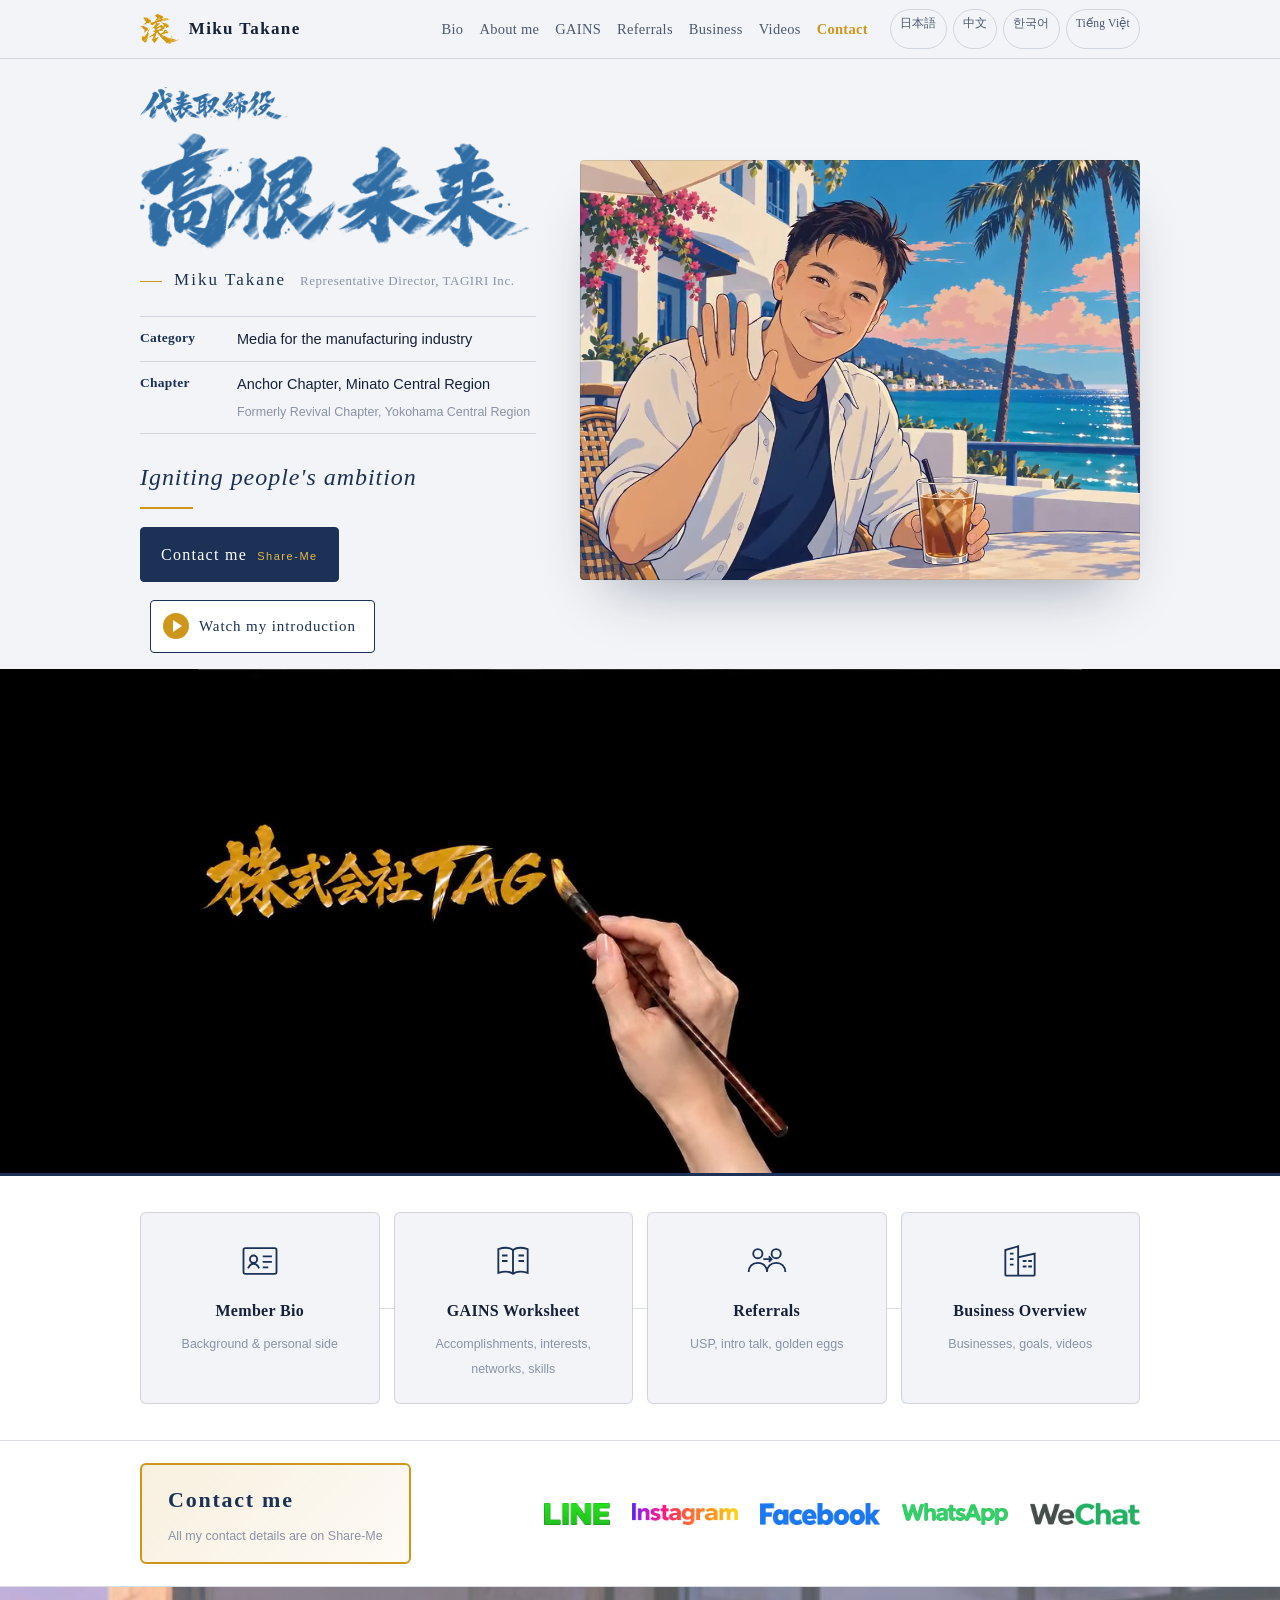
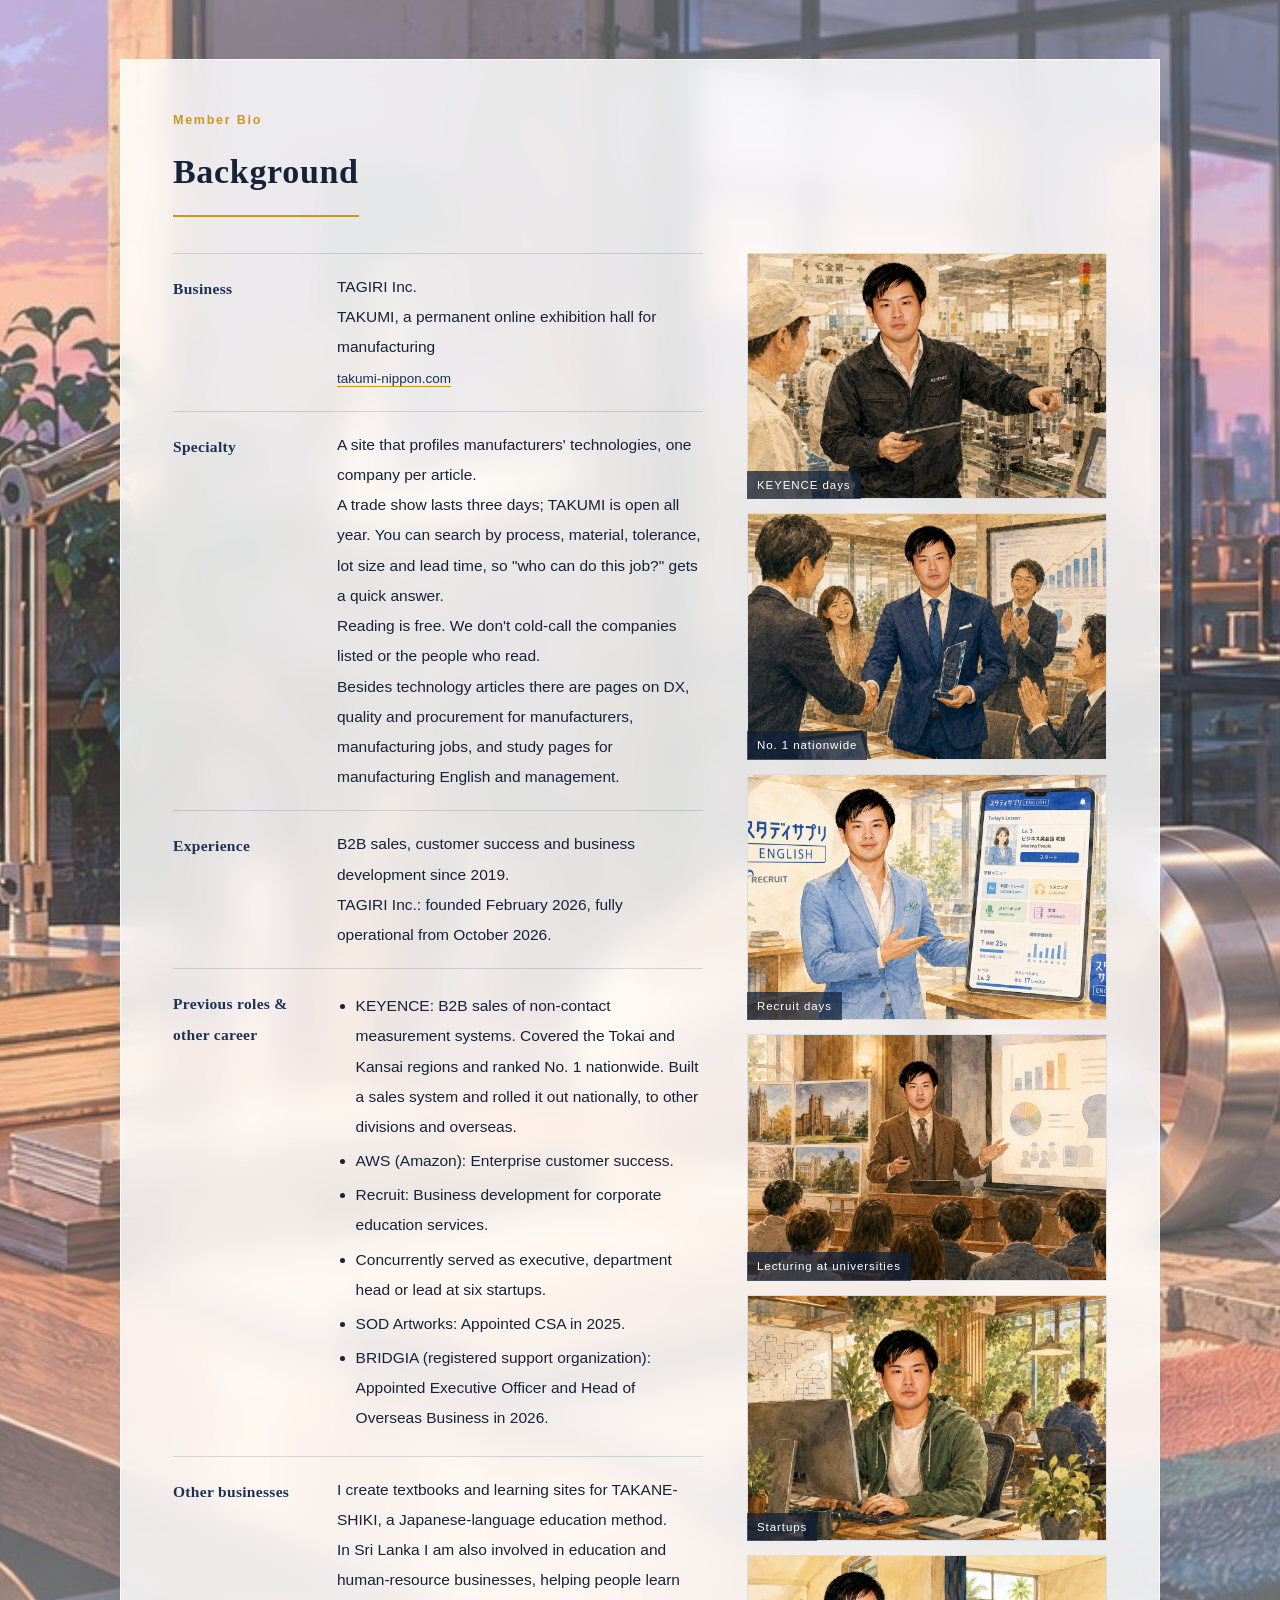
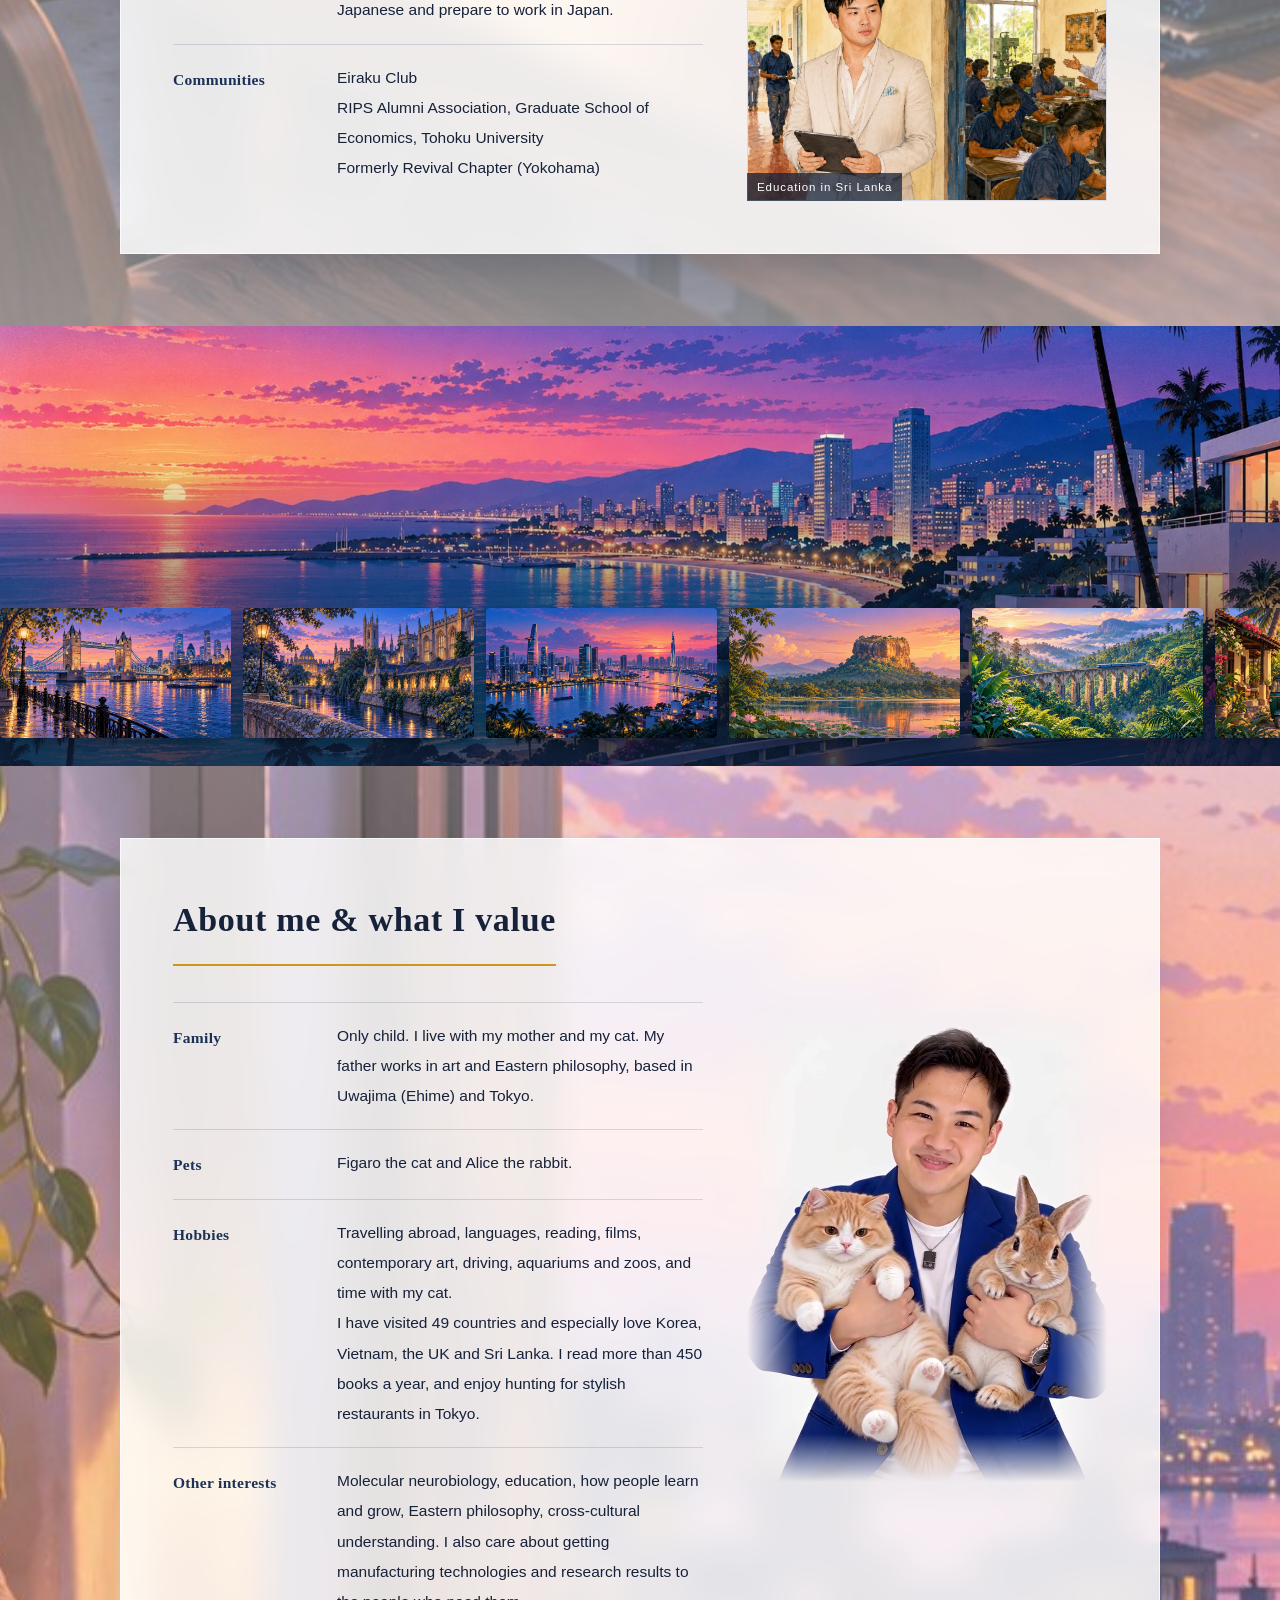
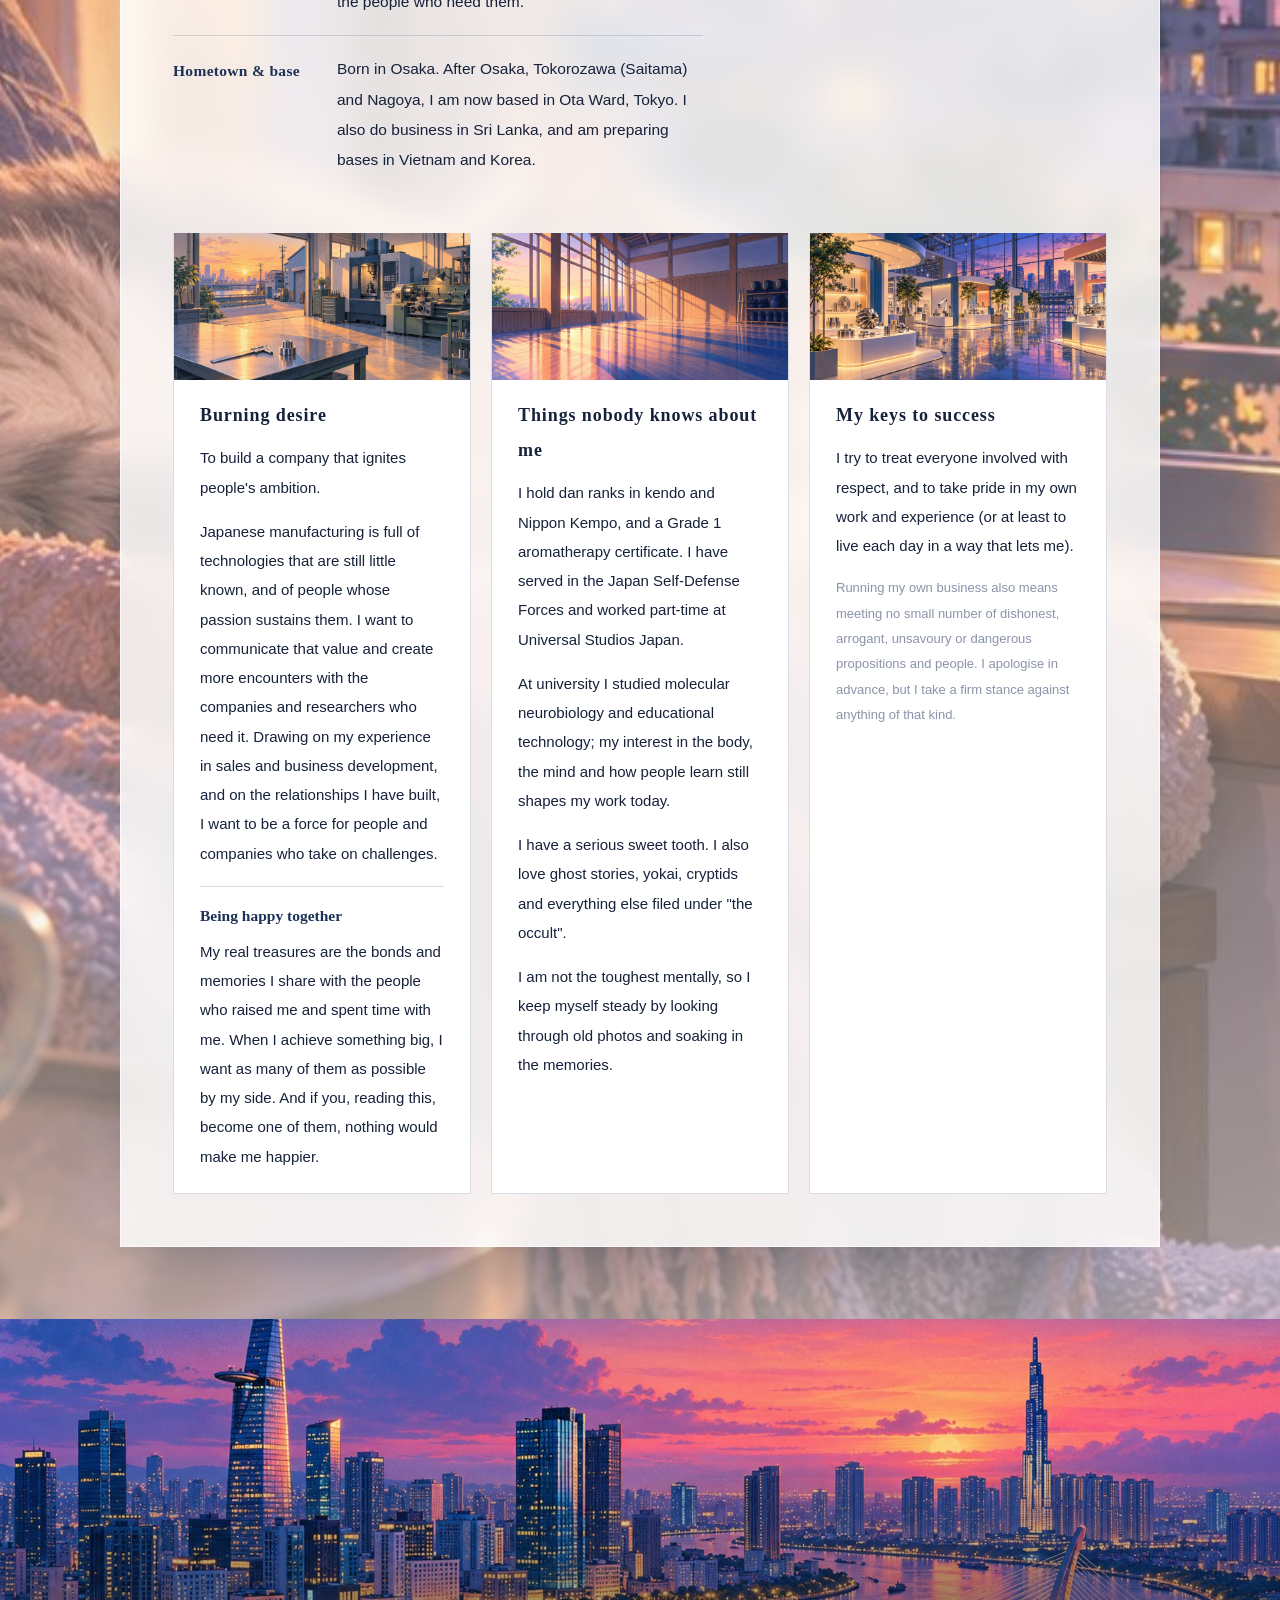
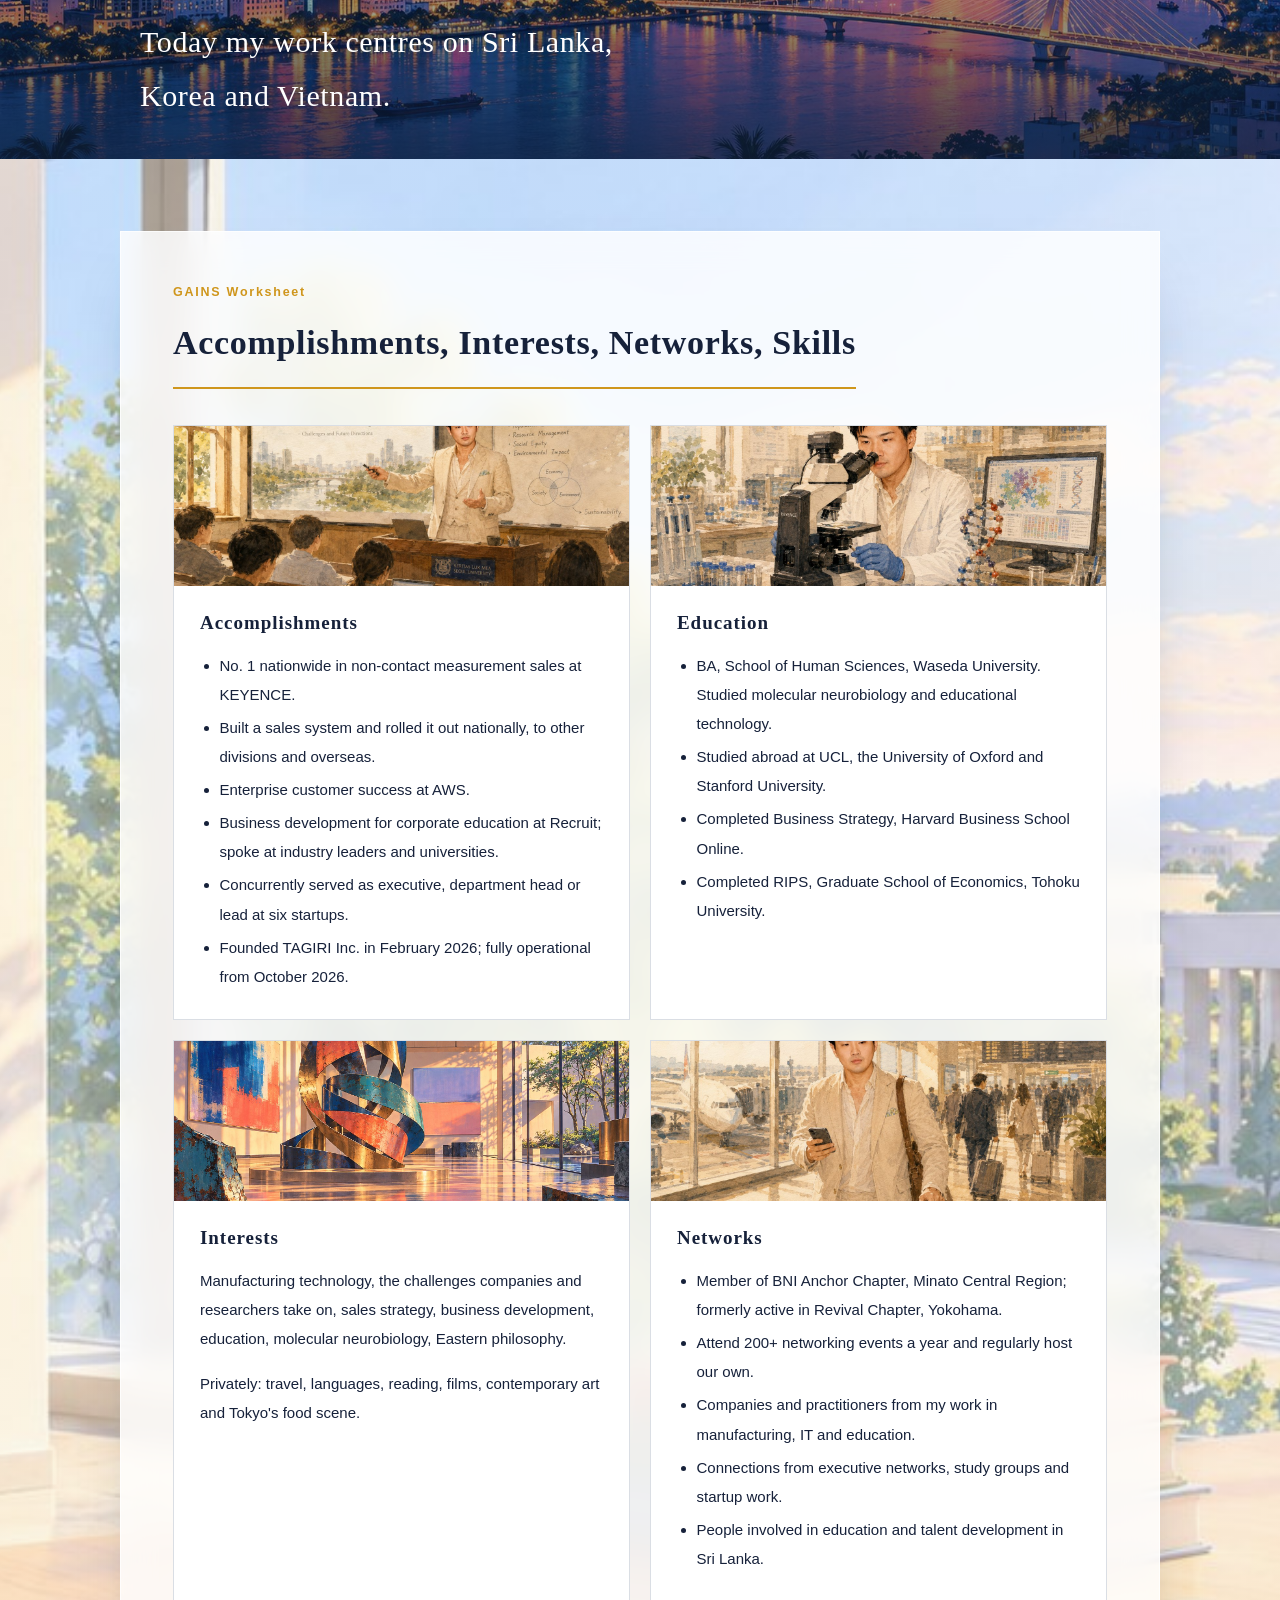
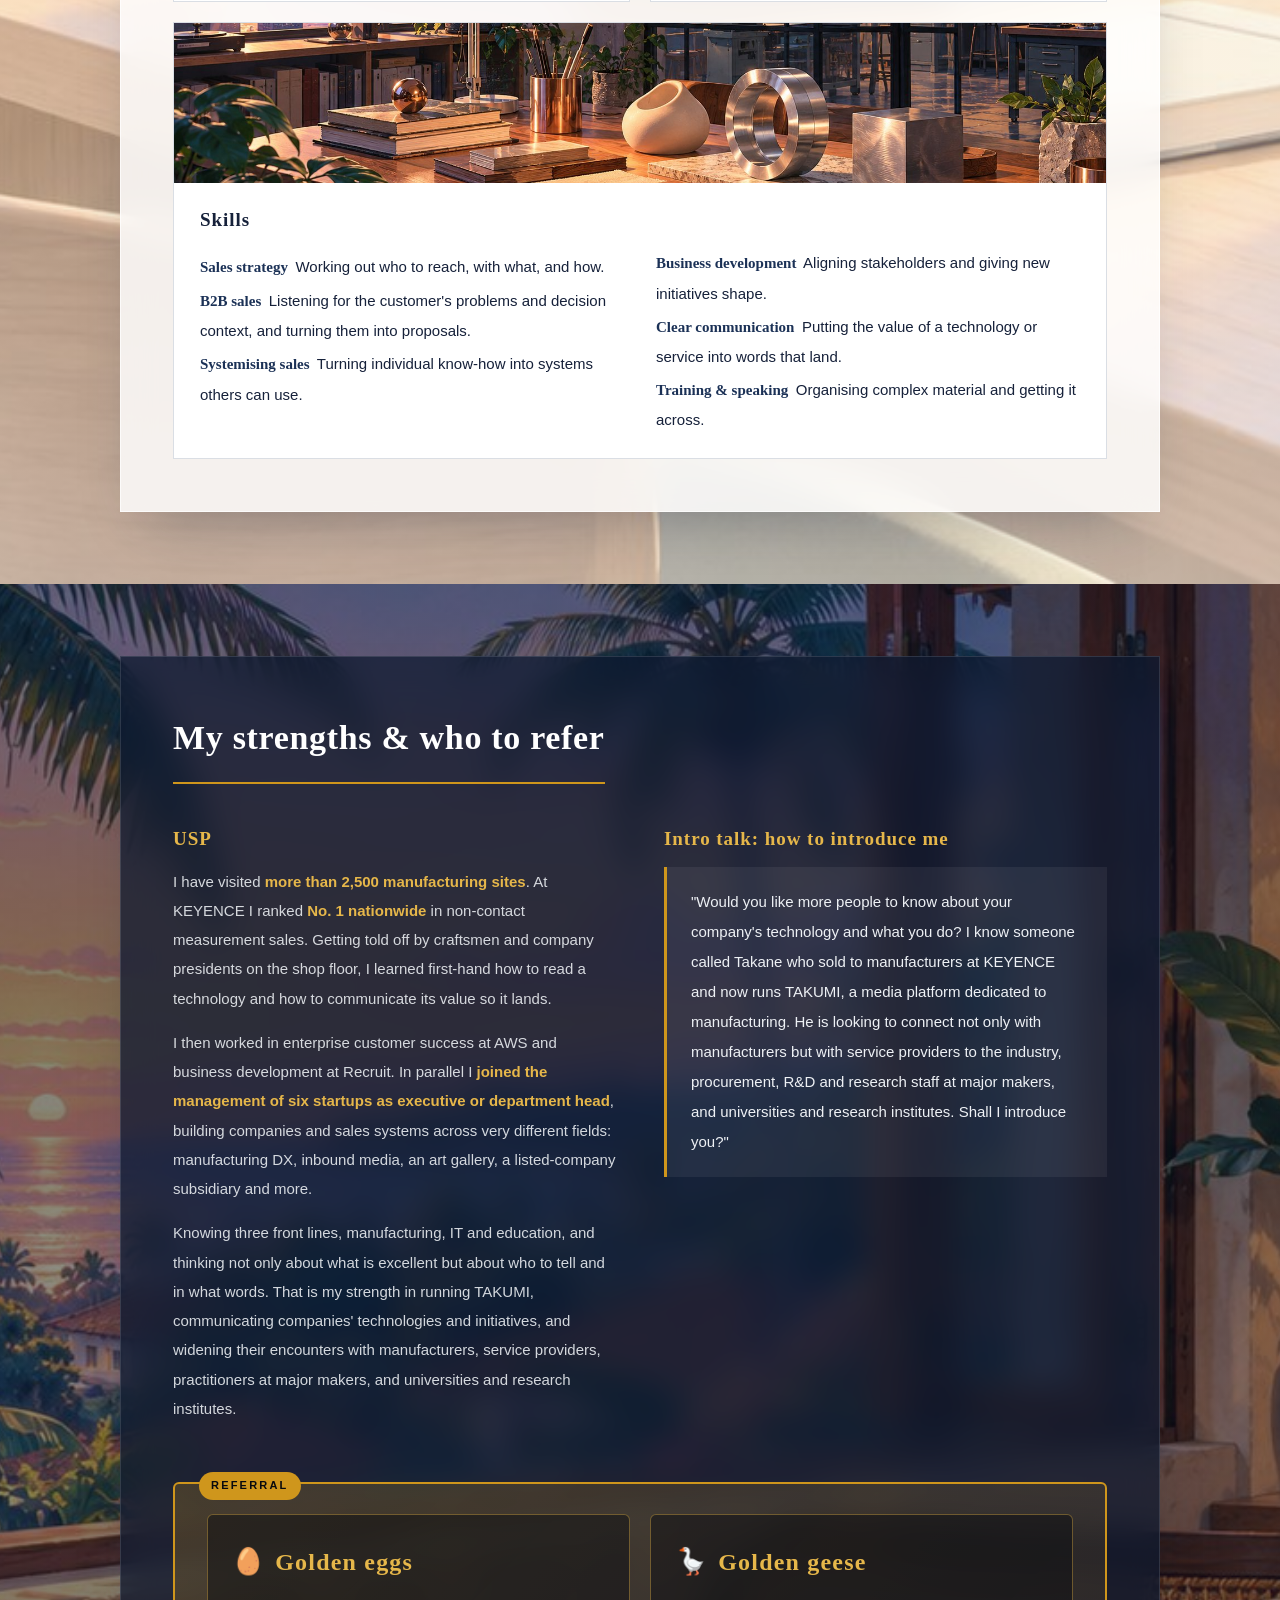
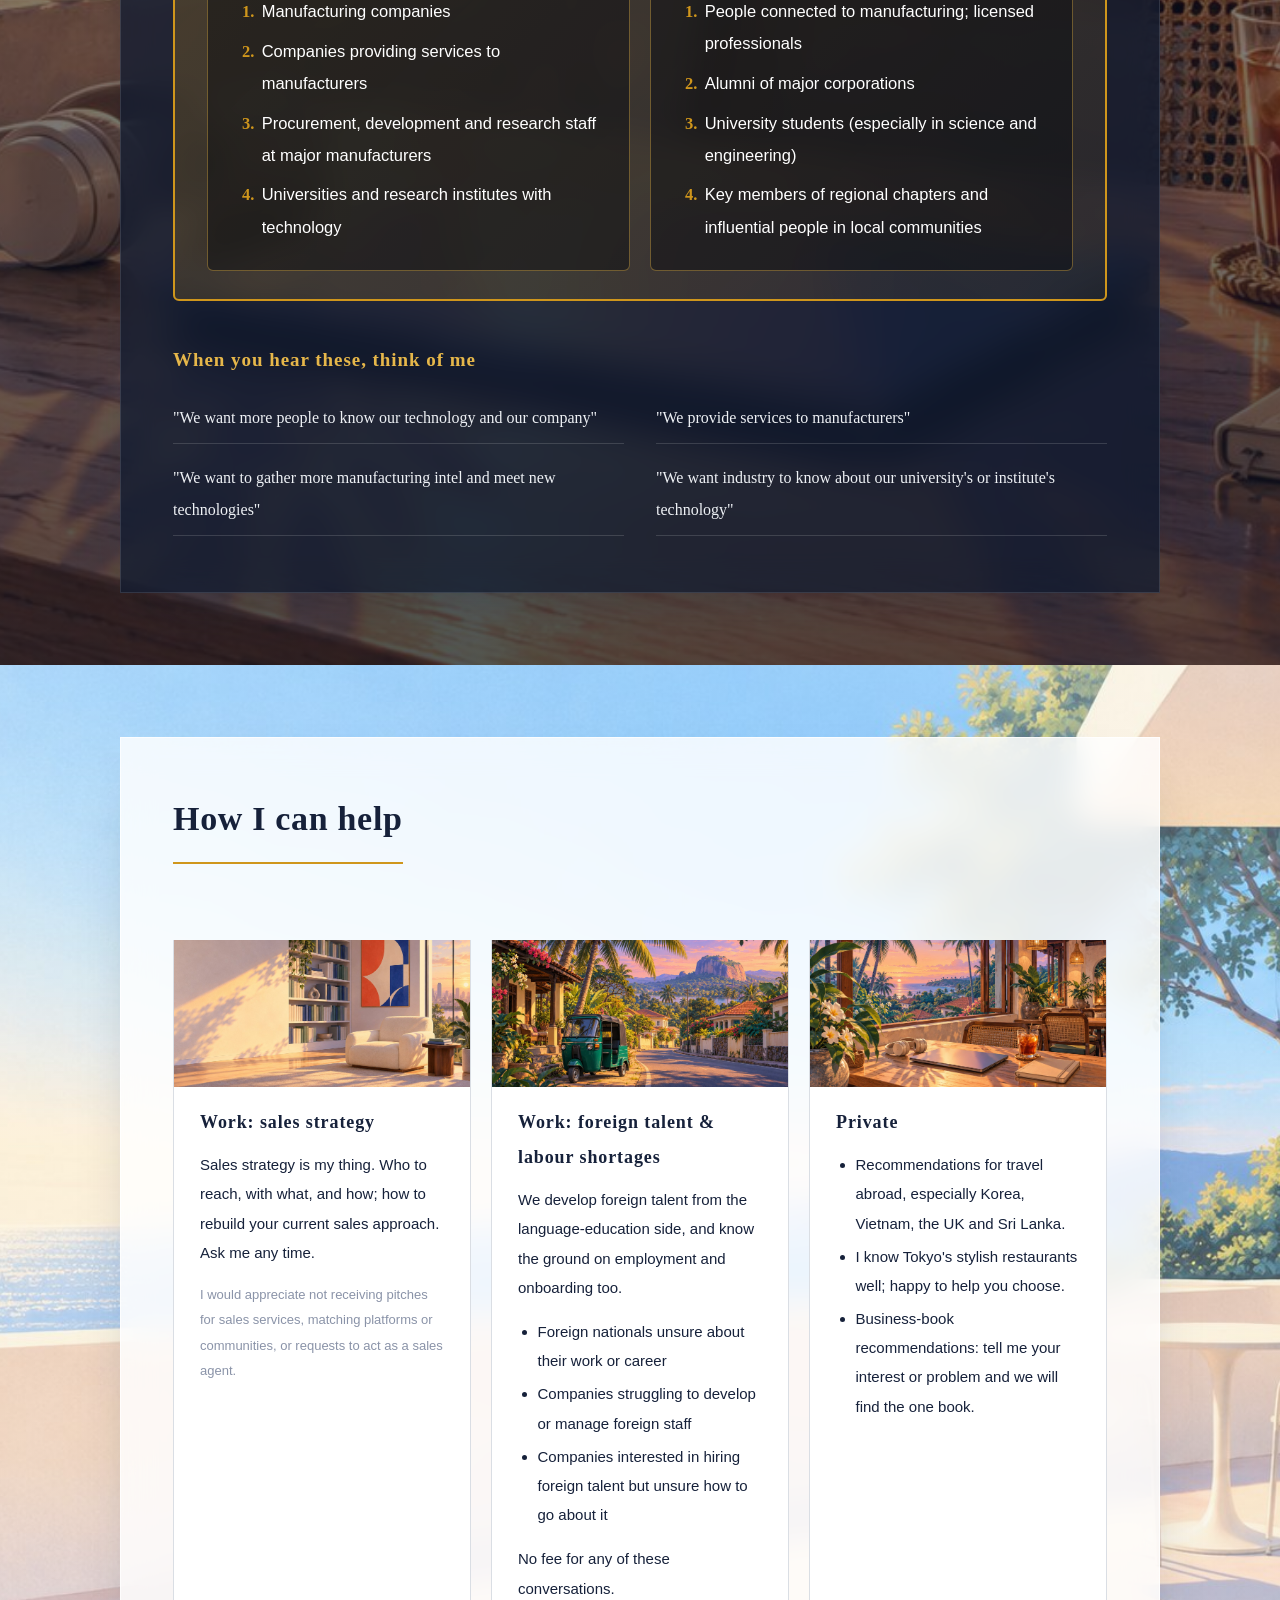
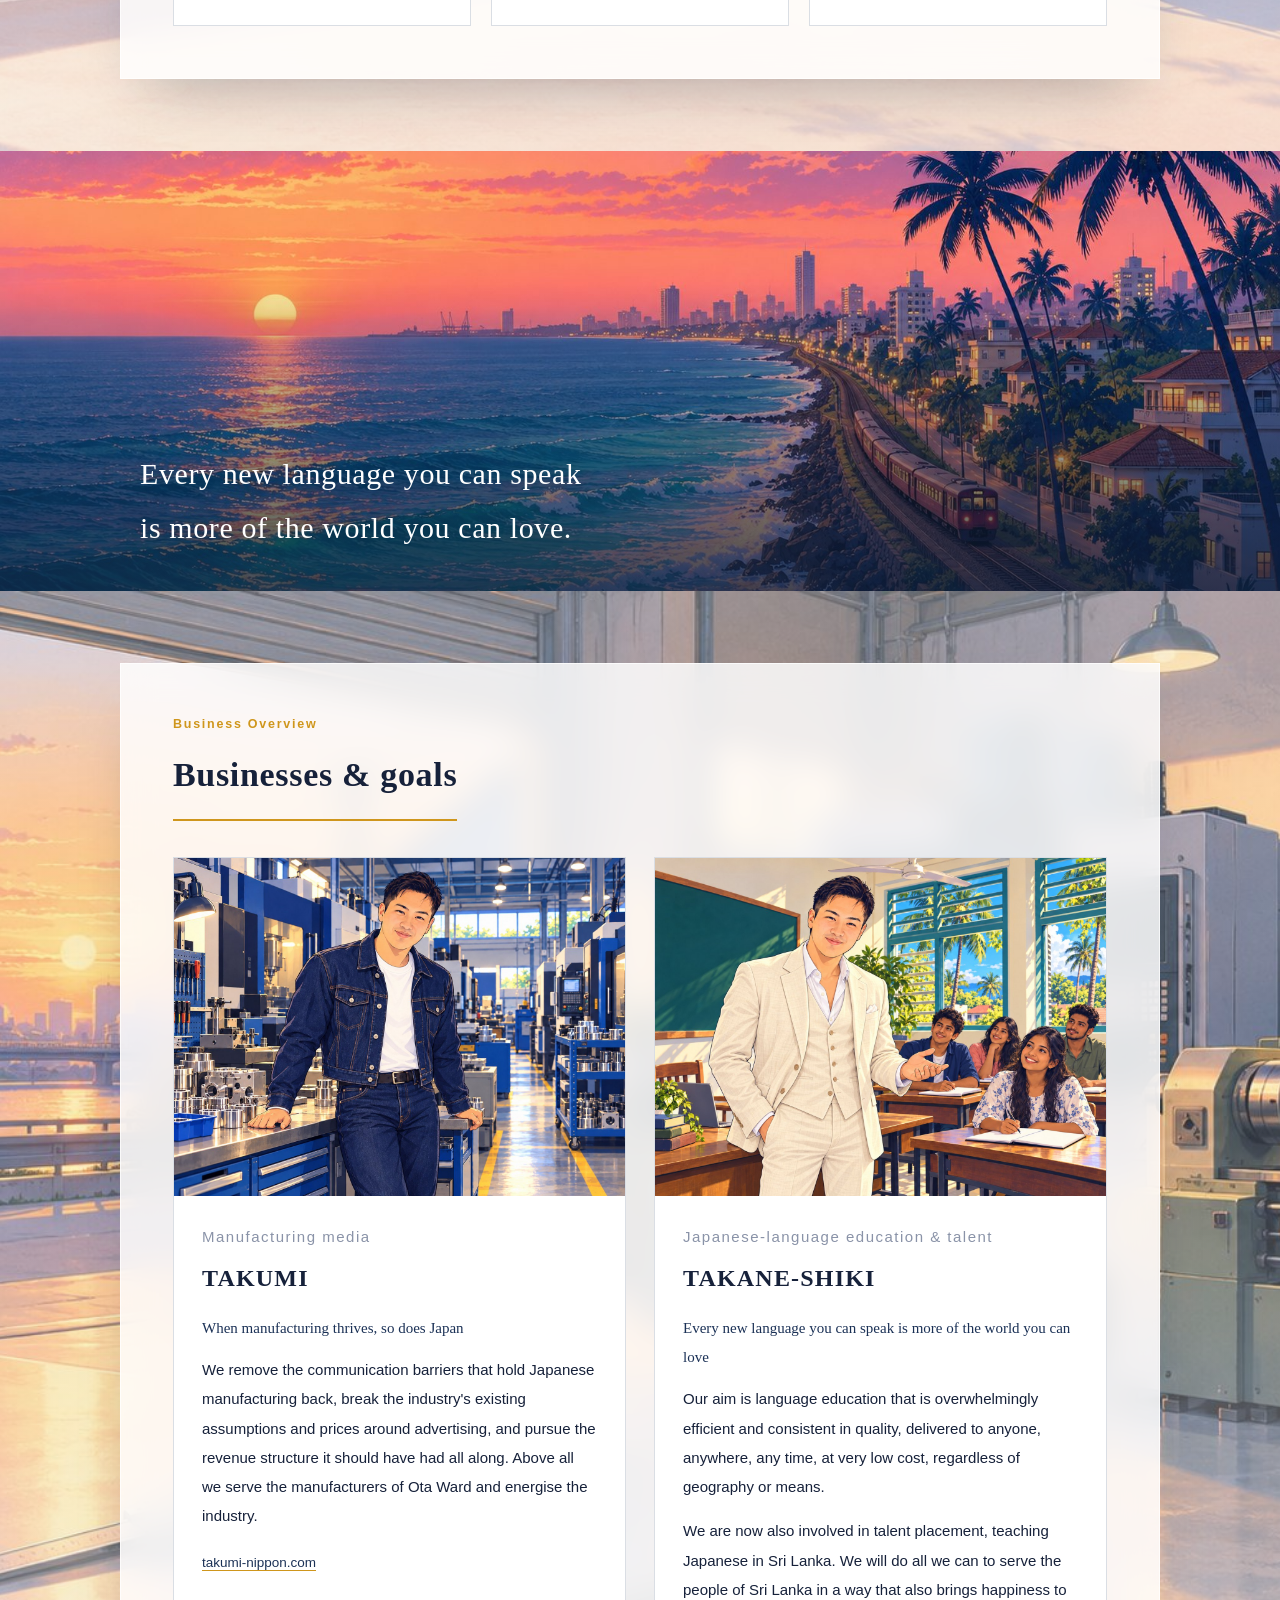
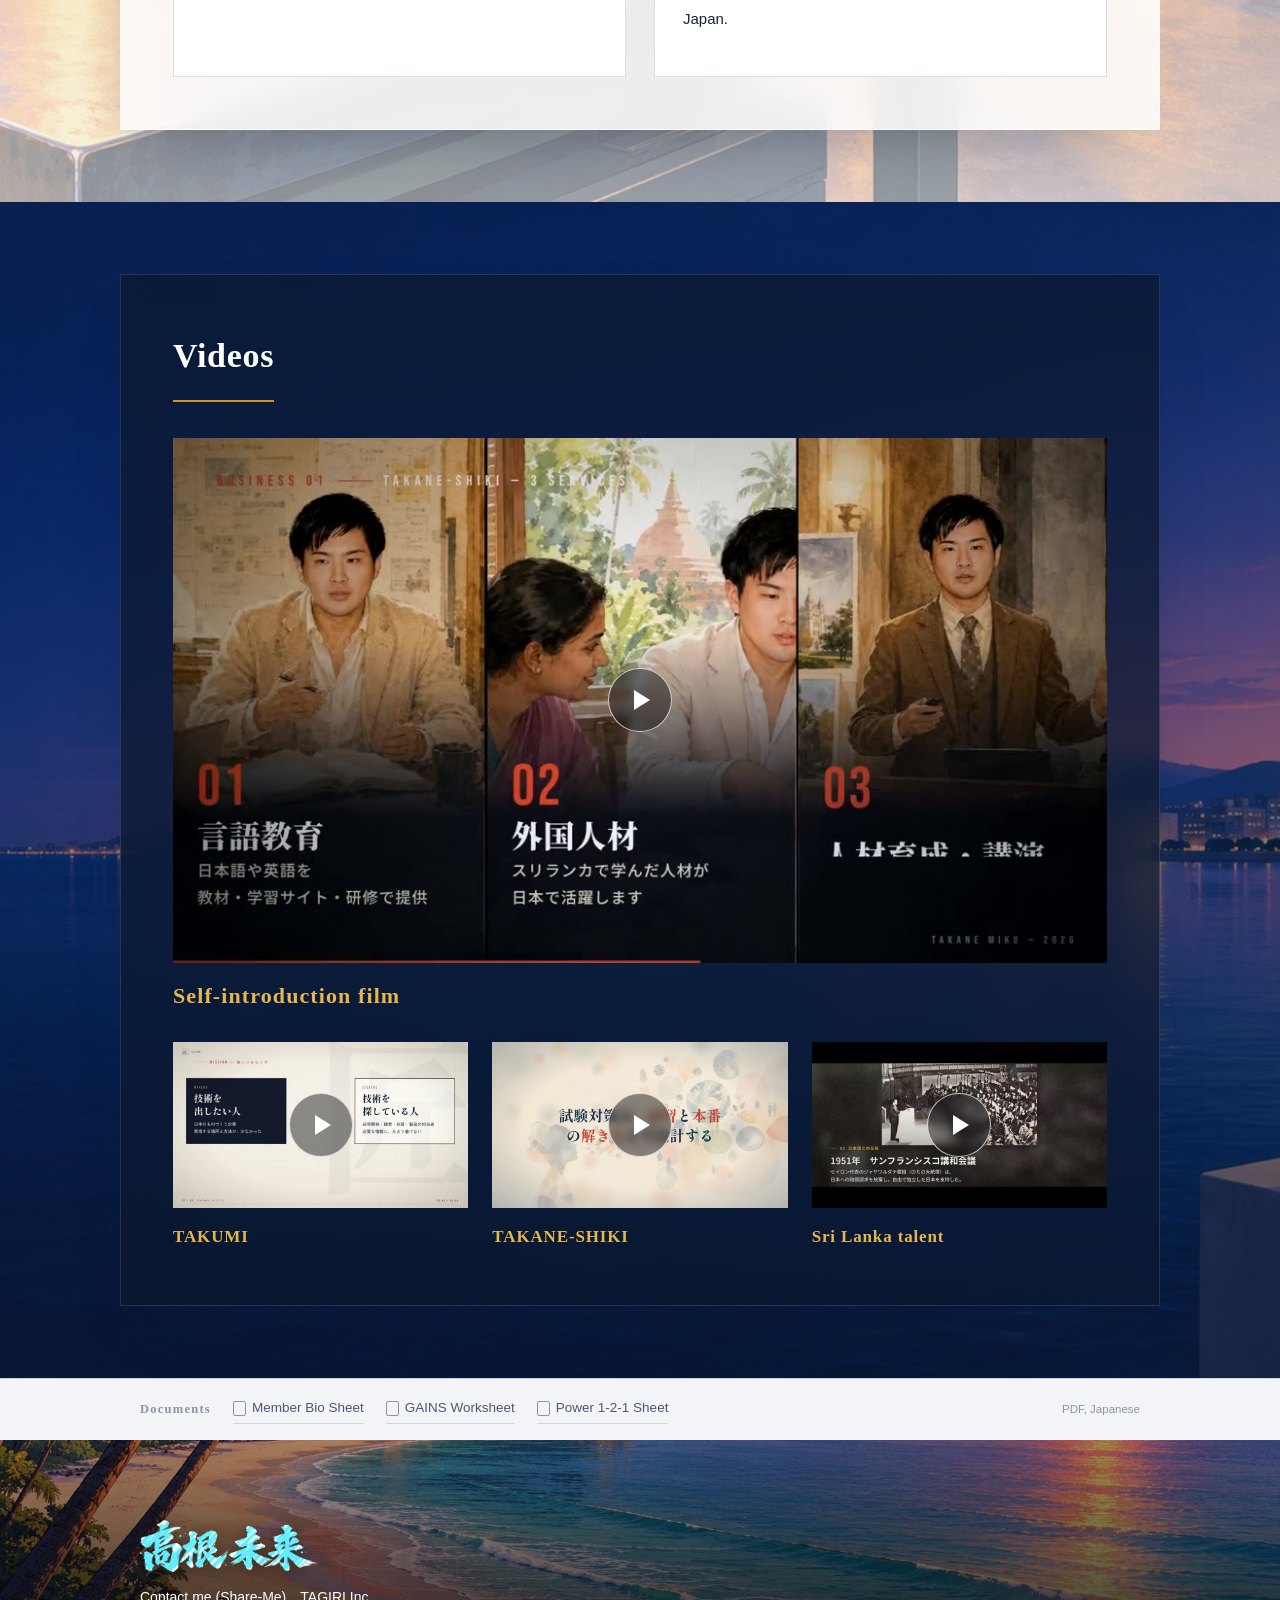
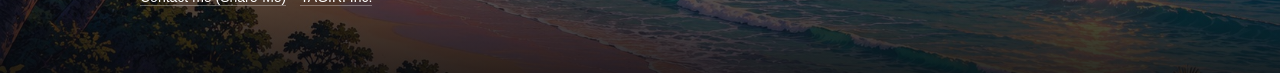
<file: en.html>
<!doctype html>
<html lang="en">
<head>
<meta charset="utf-8">
<meta name="viewport" content="width=device-width, initial-scale=1">
<meta name="robots" content="noindex, nofollow, noarchive">
<title>Miku Takane</title>
<meta name="description" content="Profile of Miku Takane, Representative Director of TAGIRI Inc.">
<link rel="preconnect" href="https://fonts.googleapis.com">
<link rel="preconnect" href="https://fonts.gstatic.com" crossorigin>
<link href="https://fonts.googleapis.com/css2?family=Shippori+Mincho:wght@500;700&family=Zen+Kaku+Gothic+New:wght@400;500;700&display=swap" rel="stylesheet">
<link rel="stylesheet" href="assets/style.css?v=20261104a">
<link rel="icon" href="data:image/svg+xml,%3Csvg xmlns='http://www.w3.org/2000/svg' viewBox='0 0 32 32'%3E%3Crect width='32' height='32' rx='4' fill='%2307090e'/%3E%3Ctext x='16' y='23' text-anchor='middle' font-size='20' font-family='serif' font-weight='700' fill='%23cf961c'%3E滾%3C/text%3E%3C/svg%3E">
</head>
<body>

<header class="top">
  <div class="wrap">
    <a class="brand" href="#"><img src="assets/lettering/tagiru.png" alt="滾"><span>Miku Takane</span></a>
    <nav class="nav">
      <a href="#bio">Bio</a>
      <a href="#person">About me</a>
      <a href="#gains">GAINS</a>
      <a href="#ask">Referrals</a>
      <a href="#works">Business</a>
      <a href="#videos">Videos</a>
      <a class="nav-contact" href="#contact">Contact</a>
      <a class="nav-lang" href="./">日本語</a>
      <a class="nav-lang" href="zh.html">中文</a>
      <a class="nav-lang" href="ko.html">한국어</a>
      <a class="nav-lang" href="vi.html">Tiếng Việt</a>
    </nav>
  </div>
</header>

<section class="hero">
  <div class="wrap">
    <div class="hero-text">
      <img class="lettering-title rise" src="assets/lettering/title.png" alt="Representative Director">
      <img class="lettering-name rise" src="assets/lettering/name.png" alt="Miku Takane">
      <p class="reading rise"><span class="kana">Miku Takane</span><span class="roman">Representative Director, TAGIRI Inc.</span></p>
      <dl class="hero-facts rise">
        <div><dt>Category</dt><dd>Media for the manufacturing industry</dd></div>
        <div><dt>Chapter</dt><dd>Anchor Chapter, Minato Central Region<br><small>Formerly Revival Chapter, Yokohama Central Region</small></dd></div>
      </dl>
      <p class="tagline rise">Igniting people's ambition</p>
      <a class="contact-btn rise" href="https://share-me.design/miku39219?p=2775" target="_blank" rel="noopener">Contact me<span>Share-Me</span></a>
      <a class="watch-btn rise" href="#selfIntro" id="watchBtn"><b></b>Watch my introduction</a>
    </div>
    <div class="hero-video rise">
      <video autoplay muted loop playsinline poster="assets/hero-poster.jpg">
        <source src="assets/hero-loop.mp4" type="video/mp4">
        <source src="assets/hero-loop.webm" type="video/webm">
      </video>
    </div>
  </div>
  <div class="brush rise" id="brush">
    <video id="brushVideo" muted playsinline preload="auto" poster="assets/intro-end.jpg">
      <source src="assets/intro.mp4" type="video/mp4">
      <source src="assets/intro.webm" type="video/webm">
    </video>
    <button class="replay" id="brushReplay" type="button" aria-label="Replay">↻</button>
  </div>
</section>

<nav class="cards" aria-label="Contents">
  <div class="wrap">
    <a class="card rise" href="#bio">
      <svg viewBox="0 0 48 48" fill="none" stroke="currentColor" stroke-width="2"><rect x="6" y="10" width="36" height="28" rx="2"/><circle cx="17" cy="22" r="4"/><path d="M11 32c1.5-3.5 4-5 6-5s4.5 1.5 6 5M27 19h10M27 25h10M27 31h6"/></svg>
      <span>Member Bio</span>
      <small>Background &amp; personal side</small>
    </a>
    <a class="card rise" href="#gains">
      <svg viewBox="0 0 48 48" fill="none" stroke="currentColor" stroke-width="2"><path d="M24 12c-4-3-10-3-16-1v26c6-2 12-2 16 1 4-3 10-3 16-1V11c-6-2-12-2-16 1z"/><path d="M24 12v26M12 18h6M12 24h6M30 18h6M30 24h6"/></svg>
      <span>GAINS Worksheet</span>
      <small>Accomplishments, interests, networks, skills</small>
    </a>
    <a class="card rise" href="#ask">
      <svg viewBox="0 0 48 48" fill="none" stroke="currentColor" stroke-width="2"><circle cx="14" cy="16" r="5"/><circle cx="34" cy="16" r="5"/><path d="M4 36c0-6 4-10 10-10s10 4 10 10M24 36c0-6 4-10 10-10s10 4 10 10"/><path d="M20 22h8M26 19l3 3-3 3"/></svg>
      <span>Referrals</span>
      <small>USP, intro talk, golden eggs</small>
    </a>
    <a class="card rise" href="#works">
      <svg viewBox="0 0 48 48" fill="none" stroke="currentColor" stroke-width="2"><path d="M8 40V12l14-4v32M22 40V20l18-4v24M8 40h32"/><path d="M13 16h4M13 22h4M13 28h4M27 24h4M33 24h4M27 30h4M33 30h4"/></svg>
      <span>Business Overview</span>
      <small>Businesses, goals, videos</small>
    </a>
  </div>
</nav>

<section class="contact" id="contact">
  <div class="wrap">
    <a class="contact-main" href="https://share-me.design/miku39219?p=2775" target="_blank" rel="noopener">
      <span class="contact-label">Contact me</span>
      <span class="contact-sub">All my contact details are on Share-Me</span>
    </a>
    <div class="sns">
      <a href="https://share-me.design/miku39219?p=2775" target="_blank" rel="noopener"><img src="assets/sns/line.png" alt="LINE"></a>
      <a href="https://share-me.design/miku39219?p=2775" target="_blank" rel="noopener"><img src="assets/sns/instagram.png" alt="Instagram"></a>
      <a href="https://share-me.design/miku39219?p=2775" target="_blank" rel="noopener"><img src="assets/sns/facebook.png" alt="Facebook"></a>
      <a href="https://share-me.design/miku39219?p=2775" target="_blank" rel="noopener"><img src="assets/sns/whatsapp.png" alt="WhatsApp"></a>
      <a href="https://share-me.design/miku39219?p=2775" target="_blank" rel="noopener"><img src="assets/sns/wechat.png" alt="WeChat"></a>
    </div>
  </div>
</section>

<main>
  <section class="section photo" id="bio" style="--img:url(../uploads/bg/workshop-desk.jpg)">
    <div class="wrap">
      <p class="part rv">Member Bio</p>
      <h2 class="rv">Background</h2>
      <div class="split">
      <dl class="facts rv">
        <div><dt>Business</dt><dd>TAGIRI Inc.<br>TAKUMI, a permanent online exhibition hall for manufacturing<br><a class="textlink" href="https://takumi-nippon.com/" target="_blank" rel="noopener">takumi-nippon.com</a></dd></div>
        <div><dt>Specialty</dt><dd>A site that profiles manufacturers' technologies, one company per article.<br>A trade show lasts three days; TAKUMI is open all year. You can search by process, material, tolerance, lot size and lead time, so "who can do this job?" gets a quick answer.<br>Reading is free. We don't cold-call the companies listed or the people who read.<br>Besides technology articles there are pages on DX, quality and procurement for manufacturers, manufacturing jobs, and study pages for manufacturing English and management.</dd></div>
        <div><dt>Experience</dt><dd>B2B sales, customer success and business development since 2019.<br>TAGIRI Inc.: founded February 2026, fully operational from October 2026.</dd></div>
        <div><dt>Previous roles &amp;<br>other career</dt><dd>
          <ul>
            <li>KEYENCE: B2B sales of non-contact measurement systems. Covered the Tokai and Kansai regions and ranked No. 1 nationwide. Built a sales system and rolled it out nationally, to other divisions and overseas.</li>
            <li>AWS (Amazon): Enterprise customer success.</li>
            <li>Recruit: Business development for corporate education services.</li>
            <li>Concurrently served as executive, department head or lead at six startups.</li>
            <li>SOD Artworks: Appointed CSA in 2025.</li>
            <li>BRIDGIA (registered support organization): Appointed Executive Officer and Head of Overseas Business in 2026.</li>
          </ul>
        </dd></div>
        <div><dt>Other businesses</dt><dd>I create textbooks and learning sites for TAKANE-SHIKI, a Japanese-language education method.<br>In Sri Lanka I am also involved in education and human-resource businesses, helping people learn Japanese and prepare to work in Japan.</dd></div>
        <div><dt>Communities</dt><dd>Eiraku Club<br>RIPS Alumni Association, Graduate School of Economics, Tohoku University<br>Formerly Revival Chapter (Yokohama)</dd></div>
      </dl>
      <div class="side-stack rv">
        <figure><img src="uploads/career/keyence.jpg" alt="" loading="lazy"><figcaption>KEYENCE days</figcaption></figure>
        <figure><img src="uploads/career/award.jpg" alt="" loading="lazy"><figcaption>No. 1 nationwide</figcaption></figure>
        <figure><img src="uploads/career/studysapuri.jpg" alt="" loading="lazy"><figcaption>Recruit days</figcaption></figure>
        <figure><img src="uploads/career/univ-lecture.jpg" alt="" loading="lazy"><figcaption>Lecturing at universities</figcaption></figure>
        <figure><img src="uploads/career/startup.jpg" alt="" loading="lazy"><figcaption>Startups</figcaption></figure>
        <figure><img src="uploads/career/srilanka-school.jpg" alt="" loading="lazy"><figcaption>Education in Sri Lanka</figcaption></figure>
      </div>
      </div>
    </div>
  </section>

  <div class="band" style="--img:url(../uploads/bg/coast-road.jpg); --pos:center 40%">
    <div class="wrap"><p class="band-text rv">Studied at universities in the UK and the US,<br>and have visited 49 countries.</p></div>
    <div class="strip" aria-hidden="true"><div class="strip-track"><img src="uploads/bg/london.jpg" alt="" loading="lazy"><img src="uploads/bg/oxford.jpg" alt="" loading="lazy"><img src="uploads/bg/city-river.jpg" alt="" loading="lazy"><img src="uploads/bg/sigiriya.jpg" alt="" loading="lazy"><img src="uploads/bg/srilanka-train.jpg" alt="" loading="lazy"><img src="uploads/bg/tuktuk.jpg" alt="" loading="lazy"><img src="uploads/bg/colombo-train.jpg" alt="" loading="lazy"><img src="uploads/bg/promenade.jpg" alt="" loading="lazy"><img src="uploads/bg/beach-sunset.jpg" alt="" loading="lazy"><img src="uploads/bg/osaka-castle.jpg" alt="" loading="lazy"><img src="uploads/bg/sea-sunset.jpg" alt="" loading="lazy"><img src="uploads/bg/white-arch-pool.jpg" alt="" loading="lazy"><img src="uploads/bg/london.jpg" alt="" loading="lazy"><img src="uploads/bg/oxford.jpg" alt="" loading="lazy"><img src="uploads/bg/city-river.jpg" alt="" loading="lazy"><img src="uploads/bg/sigiriya.jpg" alt="" loading="lazy"><img src="uploads/bg/srilanka-train.jpg" alt="" loading="lazy"><img src="uploads/bg/tuktuk.jpg" alt="" loading="lazy"><img src="uploads/bg/colombo-train.jpg" alt="" loading="lazy"><img src="uploads/bg/promenade.jpg" alt="" loading="lazy"><img src="uploads/bg/beach-sunset.jpg" alt="" loading="lazy"><img src="uploads/bg/osaka-castle.jpg" alt="" loading="lazy"><img src="uploads/bg/sea-sunset.jpg" alt="" loading="lazy"><img src="uploads/bg/white-arch-pool.jpg" alt="" loading="lazy"></div></div>
  </div>

  <section class="section photo" id="person" style="--img:url(../uploads/bg/cat-window.jpg); --pos:center 30%">
    <div class="wrap">
      <h2 class="rv">About me &amp; what I value</h2>
      <div class="split">
      <dl class="facts rv">
        <div><dt>Family</dt><dd>Only child. I live with my mother and my cat. My father works in art and Eastern philosophy, based in Uwajima (Ehime) and Tokyo.</dd></div>
        <div><dt>Pets</dt><dd>Figaro the cat and Alice the rabbit.</dd></div>
        <div><dt>Hobbies</dt><dd>Travelling abroad, languages, reading, films, contemporary art, driving, aquariums and zoos, and time with my cat.<br>I have visited 49 countries and especially love Korea, Vietnam, the UK and Sri Lanka. I read more than 450 books a year, and enjoy hunting for stylish restaurants in Tokyo.</dd></div>
        <div><dt>Other interests</dt><dd>Molecular neurobiology, education, how people learn and grow, Eastern philosophy, cross-cultural understanding. I also care about getting manufacturing technologies and research results to the people who need them.</dd></div>
        <div><dt>Hometown &amp; base</dt><dd>Born in Osaka. After Osaka, Tokorozawa (Saitama) and Nagoya, I am now based in Ota Ward, Tokyo. I also do business in Sri Lanka, and am preparing bases in Vietnam and Korea.</dd></div>
      </dl>
      <figure class="side cutout rv"><video autoplay muted loop playsinline poster="assets/pets-poster.jpg"><source src="assets/pets-loop.mp4" type="video/mp4"><source src="assets/pets-loop.webm" type="video/webm"></video></figure>
      </div>
      <div class="three rv">
        <div class="box">
          <div class="bh" style="--img:url(../uploads/bg/factory-sunset.jpg)"></div>
          <h3>Burning desire</h3>
          <p>To build a company that ignites people's ambition.</p>
          <p>Japanese manufacturing is full of technologies that are still little known, and of people whose passion sustains them. I want to communicate that value and create more encounters with the companies and researchers who need it. Drawing on my experience in sales and business development, and on the relationships I have built, I want to be a force for people and companies who take on challenges.</p>
          <h4>Being happy together</h4>
          <p>My real treasures are the bonds and memories I share with the people who raised me and spent time with me. When I achieve something big, I want as many of them as possible by my side. And if you, reading this, become one of them, nothing would make me happier.</p>
        </div>
        <div class="box">
          <div class="bh" style="--img:url(../uploads/bg/dojo.jpg)"></div>
          <h3>Things nobody knows about me</h3>
          <p>I hold dan ranks in kendo and Nippon Kempo, and a Grade 1 aromatherapy certificate. I have served in the Japan Self-Defense Forces and worked part-time at Universal Studios Japan.</p>
          <p>At university I studied molecular neurobiology and educational technology; my interest in the body, the mind and how people learn still shapes my work today.</p>
          <p>I have a serious sweet tooth. I also love ghost stories, yokai, cryptids and everything else filed under "the occult".</p>
          <p>I am not the toughest mentally, so I keep myself steady by looking through old photos and soaking in the memories.</p>
        </div>
        <div class="box">
          <div class="bh" style="--img:url(../uploads/bg/expo-hall.jpg)"></div>
          <h3>My keys to success</h3>
                              <p>I try to treat everyone involved with respect, and to take pride in my own work and experience (or at least to live each day in a way that lets me).</p>
          <p class="note">Running my own business also means meeting no small number of dishonest, arrogant, unsavoury or dangerous propositions and people. I apologise in advance, but I take a firm stance against anything of that kind.</p>
        </div>
      </div>
    </div>
  </section>

  <div class="band" style="--img:url(../uploads/bg/city-river.jpg); --pos:center 40%">
    <div class="wrap"><p class="band-text rv">Today my work centres on Sri Lanka,<br>Korea and Vietnam.</p></div>
  </div>

  <section class="section photo" id="gains" style="--img:url(../uploads/bg/study-desk.jpg)">
    <div class="wrap">
      <p class="part rv">GAINS Worksheet</p>
      <h2 class="rv">Accomplishments, Interests, Networks, Skills</h2>
      <div class="gains">
        <div class="gain rv">
          <div class="bh" style="--img:url(../uploads/career/seoul-lecture.jpg)"></div>
          <h3>Accomplishments</h3>
          <ul>
            <li>No. 1 nationwide in non-contact measurement sales at KEYENCE.</li>
            <li>Built a sales system and rolled it out nationally, to other divisions and overseas.</li>
            <li>Enterprise customer success at AWS.</li>
            <li>Business development for corporate education at Recruit; spoke at industry leaders and universities.</li>
            <li>Concurrently served as executive, department head or lead at six startups.</li>
            <li>Founded TAGIRI Inc. in February 2026; fully operational from October 2026.</li>
          </ul>
        </div>
        <div class="gain rv">
          <div class="bh" style="--img:url(../uploads/career/lab.jpg)"></div>
          <h3>Education</h3>
          <ul>
            <li>BA, School of Human Sciences, Waseda University. Studied molecular neurobiology and educational technology.</li>
            <li>Studied abroad at UCL, the University of Oxford and Stanford University.</li>
            <li>Completed Business Strategy, Harvard Business School Online.</li>
            <li>Completed RIPS, Graduate School of Economics, Tohoku University.</li>
          </ul>
        </div>
        <div class="gain rv">
          <div class="bh" style="--img:url(../uploads/bg/gallery.jpg)"></div>
          <h3>Interests</h3>
          <p>Manufacturing technology, the challenges companies and researchers take on, sales strategy, business development, education, molecular neurobiology, Eastern philosophy.</p>
          <p>Privately: travel, languages, reading, films, contemporary art and Tokyo's food scene.</p>
        </div>
        <div class="gain rv">
          <div class="bh" style="--img:url(../uploads/career/airport.jpg)"></div>
          <h3>Networks</h3>
          <ul>
            <li>Member of BNI Anchor Chapter, Minato Central Region; formerly active in Revival Chapter, Yokohama.</li>
            <li>Attend 200+ networking events a year and regularly host our own.</li>
            <li>Companies and practitioners from my work in manufacturing, IT and education.</li>
            <li>Connections from executive networks, study groups and startup work.</li>
            <li>People involved in education and talent development in Sri Lanka.</li>
          </ul>
        </div>
        <div class="gain rv wide">
          <div class="bh" style="--img:url(../uploads/bg/workshop-desk.jpg)"></div>
          <h3>Skills</h3>
          <ul class="two-col">
            <li><b>Sales strategy</b>&ensp;Working out who to reach, with what, and how.</li>
            <li><b>B2B sales</b>&ensp;Listening for the customer's problems and decision context, and turning them into proposals.</li>
            <li><b>Systemising sales</b>&ensp;Turning individual know-how into systems others can use.</li>
            <li><b>Business development</b>&ensp;Aligning stakeholders and giving new initiatives shape.</li>
            <li><b>Clear communication</b>&ensp;Putting the value of a technology or service into words that land.</li>
            <li><b>Training &amp; speaking</b>&ensp;Organising complex material and getting it across.</li>
          </ul>
        </div>
      </div>
    </div>
  </section>

  <section class="section dark photo" id="ask" style="--img:url(../uploads/bg/cafe-laptop.jpg)">
    <div class="wrap">
      <h2 class="rv">My strengths &amp; who to refer</h2>
      <div class="ask-grid">
        <div class="rv">
          <h3>USP</h3>
          <p>I have visited <b>more than 2,500 manufacturing sites</b>. At KEYENCE I ranked <b>No. 1 nationwide</b> in non-contact measurement sales. Getting told off by craftsmen and company presidents on the shop floor, I learned first-hand how to read a technology and how to communicate its value so it lands.</p>
          <p>I then worked in enterprise customer success at AWS and business development at Recruit. In parallel I <b>joined the management of six startups as executive or department head</b>, building companies and sales systems across very different fields: manufacturing DX, inbound media, an art gallery, a listed-company subsidiary and more.</p>
          <p>Knowing three front lines, manufacturing, IT and education, and thinking not only about what is excellent but about who to tell and in what words. That is my strength in running TAKUMI, communicating companies' technologies and initiatives, and widening their encounters with manufacturers, service providers, practitioners at major makers, and universities and research institutes.</p>
        </div>
        <div class="rv">
          <h3>Intro talk: how to introduce me</h3>
          <blockquote>"Would you like more people to know about your company's technology and what you do? I know someone called Takane who sold to manufacturers at KEYENCE and now runs TAKUMI, a media platform dedicated to manufacturing. He is looking to connect not only with manufacturers but with service providers to the industry, procurement, R&amp;D and research staff at major makers, and universities and research institutes. Shall I introduce you?"</blockquote>
        </div>
        <div class="rv wide golden">
          <div class="golden-grid">
            <div class="golden-box">
              <h3><span class="egg">🥚</span>Golden eggs</h3>
                            <ol>
                <li>Manufacturing companies</li>
                <li>Companies providing services to manufacturers</li>
                <li>Procurement, development and research staff at major manufacturers</li>
                <li>Universities and research institutes with technology</li>
              </ol>
            </div>
            <div class="golden-box">
              <h3><span class="egg">🪿</span>Golden geese</h3>
                            <ol>
                <li>People connected to manufacturing; licensed professionals</li>
                <li>Alumni of major corporations</li>
                <li>University students (especially in science and engineering)</li>
                <li>Key members of regional chapters and influential people in local communities</li>
              </ol>
            </div>
          </div>
        </div>
        <div class="rv wide">
          <h3>When you hear these, think of me</h3>
          <ul class="quotes">
            <li>"We want more people to know our technology and our company"</li>
            <li>"We provide services to manufacturers"</li>
            <li>"We want to gather more manufacturing intel and meet new technologies"</li>
            <li>"We want industry to know about our university's or institute's technology"</li>
          </ul>
        </div>
      </div>
    </div>
  </section>

  <section class="section photo" id="help" style="--img:url(../uploads/bg/terrace.jpg)">
    <div class="wrap">
      <h2 class="rv">How I can help</h2>
      <div class="three rv">
        <div class="box">
          <div class="bh" style="--img:url(../uploads/bg/room-books.jpg)"></div>
          <h3>Work: sales strategy</h3>
          <p>Sales strategy is my thing. Who to reach, with what, and how; how to rebuild your current sales approach. Ask me any time.</p>
          <p class="note">I would appreciate not receiving pitches for sales services, matching platforms or communities, or requests to act as a sales agent.</p>
        </div>
        <div class="box">
          <div class="bh" style="--img:url(../uploads/bg/tuktuk.jpg)"></div>
          <h3>Work: foreign talent &amp; labour shortages</h3>
          <p>We develop foreign talent from the language-education side, and know the ground on employment and onboarding too.</p>
          <ul>
            <li>Foreign nationals unsure about their work or career</li>
            <li>Companies struggling to develop or manage foreign staff</li>
            <li>Companies interested in hiring foreign talent but unsure how to go about it</li>
          </ul>
          <p>No fee for any of these conversations.</p>
        </div>
        <div class="box">
          <div class="bh" style="--img:url(../uploads/bg/cafe-laptop.jpg)"></div>
          <h3>Private</h3>
          <ul>
            <li>Recommendations for travel abroad, especially Korea, Vietnam, the UK and Sri Lanka.</li>
            <li>I know Tokyo's stylish restaurants well; happy to help you choose.</li>
            <li>Business-book recommendations: tell me your interest or problem and we will find the one book.</li>
          </ul>
        </div>
      </div>
    </div>
  </section>

  <div class="band" style="--img:url(../uploads/bg/colombo-train.jpg); --pos:center 45%">
    <div class="wrap"><p class="band-text rv">Every new language you can speak<br>is more of the world you can love.</p></div>
  </div>


  <section class="section photo" id="works" style="--img:url(../uploads/bg/factory-sunset.jpg)">
    <div class="wrap">
      <p class="part rv">Business Overview</p>
      <h2 class="rv">Businesses &amp; goals</h2>
      <div class="work-grid">
        <article class="work rv">
          <a class="work-img" href="https://takumi-nippon.com/" target="_blank" rel="noopener"><img src="uploads/images/denim-factory.jpg" alt=""></a>
          <div class="work-body">
            <p class="work-label">Manufacturing media</p>
            <h3>TAKUMI</h3>
            <p class="work-lead">When manufacturing thrives, so does Japan</p>
            <p>We remove the communication barriers that hold Japanese manufacturing back, break the industry's existing assumptions and prices around advertising, and pursue the revenue structure it should have had all along. Above all we serve the manufacturers of Ota Ward and energise the industry.</p>
            <a class="textlink" href="https://takumi-nippon.com/" target="_blank" rel="noopener">takumi-nippon.com</a>
          </div>
        </article>
        <article class="work rv">
          <div class="work-img"><img src="uploads/images/suit-classroom.jpg" alt=""></div>
          <div class="work-body">
            <p class="work-label">Japanese-language education &amp; talent</p>
            <h3>TAKANE-SHIKI</h3>
            <p class="work-lead">Every new language you can speak is more of the world you can love</p>
            <p>Our aim is language education that is overwhelmingly efficient and consistent in quality, delivered to anyone, anywhere, any time, at very low cost, regardless of geography or means.</p>
            <p>We are now also involved in talent placement, teaching Japanese in Sri Lanka. We will do all we can to serve the people of Sri Lanka in a way that also brings happiness to Japan.</p>
          </div>
        </article>
      </div>
    </div>
  </section>

  <section class="section dark photo" id="videos" style="--img:url(../uploads/bg/bay-night.jpg)">
    <div class="wrap">
      <h2 class="rv">Videos</h2>
      <ul class="videos" id="videoList">
        <li class="video-card rv featured" id="selfIntro" data-src="uploads/videos/self-intro.mp4?v=14" data-poster="uploads/posters/self-intro.jpg?v=14">
          <div class="frame"><img src="uploads/posters/self-intro.jpg?v=14" alt="" loading="lazy"><div class="play"><b></b></div></div>
          <h3>Self-introduction film</h3>
        </li>
        <li class="video-card rv" data-src="uploads/videos/takumi-pv.mp4" data-poster="uploads/posters/takumi-pv.jpg">
          <div class="frame"><img src="uploads/posters/takumi-pv.jpg" alt="" loading="lazy"><div class="play"><b></b></div></div>
          <h3>TAKUMI</h3>
        </li>
        <li class="video-card rv" data-src="uploads/videos/takane-shiki-pv.mp4" data-poster="uploads/posters/takane-shiki-pv.jpg">
          <div class="frame"><img src="uploads/posters/takane-shiki-pv.jpg" alt="" loading="lazy"><div class="play"><b></b></div></div>
          <h3>TAKANE-SHIKI</h3>
        </li>
        <li class="video-card rv" data-src="uploads/videos/srilanka-pv.mp4" data-poster="uploads/posters/srilanka-pv.jpg">
          <div class="frame"><img src="uploads/posters/srilanka-pv.jpg" alt="" loading="lazy"><div class="play"><b></b></div></div>
          <h3>Sri Lanka talent</h3>
        </li>
      </ul>
    </div>
  </section>

</main>

<section class="docs-row" id="docs">
  <div class="wrap">
    <span class="docs-label">Documents</span>
    <a href="uploads/docs/member-profile.pdf" target="_blank" rel="noopener">Member Bio Sheet</a>
    <a href="uploads/docs/gains-worksheet.pdf" target="_blank" rel="noopener">GAINS Worksheet</a>
    <a href="uploads/docs/power-1-to-1.pdf" target="_blank" rel="noopener">Power 1-2-1 Sheet</a>
    <span class="docs-note">PDF, Japanese</span>
  </div>
</section>

<footer class="foot photo" style="--img:url(../uploads/bg/beach-sunset.jpg)">
  <img class="mark" src="assets/lettering/tagiru.png" alt="" aria-hidden="true">
  <div class="wrap">
    <p class="fname"><img src="assets/lettering/name.png" alt="Miku Takane"></p>
    <p><a href="https://share-me.design/miku39219?p=2775" target="_blank" rel="noopener">Contact me (Share-Me)</a>　<a href="https://tagiri.tokyo/" target="_blank" rel="noopener">TAGIRI Inc.</a></p>
  </div>
</footer>


<script>
(function () {
  const $ = (id) => document.getElementById(id);
  requestAnimationFrame(() => requestAnimationFrame(() => document.body.classList.add('ready')));

  /* brush-writing video: play once when scrolled into view */
  const bv = $('brushVideo');
  let played = false;
  const bio = new IntersectionObserver(en => {
    if (en[0].isIntersecting && !played) { played = true; setTimeout(() => bv.play().catch(() => {}), 400); }
  }, { threshold: .3 });
  bio.observe(bv);
  $('brushReplay').addEventListener('click', () => { bv.currentTime = 0; bv.play().catch(() => {}); });
  bv.addEventListener('ended', () => $('brush').classList.add('ended'));
  bv.addEventListener('play', () => $('brush').classList.remove('ended'));

  /* watch button -> scroll to self-intro and start it */
  $('watchBtn').addEventListener('click', e => {
    e.preventDefault();
    const card = $('selfIntro'); card.scrollIntoView({ behavior: 'smooth', block: 'center' });
    setTimeout(() => card.querySelector('.frame').click(), 700);
  });

  /* videos */
  $('videoList').addEventListener('click', e => {
    const f = e.target.closest('.frame'); if (!f) return;
    const card = f.closest('.video-card');
    document.querySelectorAll('#videoList video').forEach(x => x.pause());
    f.style.cursor = 'default';
    f.innerHTML = '<video controls autoplay playsinline src="' + card.dataset.src + '" poster="' + card.dataset.poster + '"></video>';
  });

  /* scroll reveal */
  const io = new IntersectionObserver(entries => {
    entries.forEach(en => { if (en.isIntersecting) { en.target.classList.add('in'); io.unobserve(en.target); } });
  }, { rootMargin: '0px 0px -8% 0px', threshold: .05 });
  document.querySelectorAll('.section, .band').forEach(s => io.observe(s));
})();
</script>
</body>
</html>
</file>
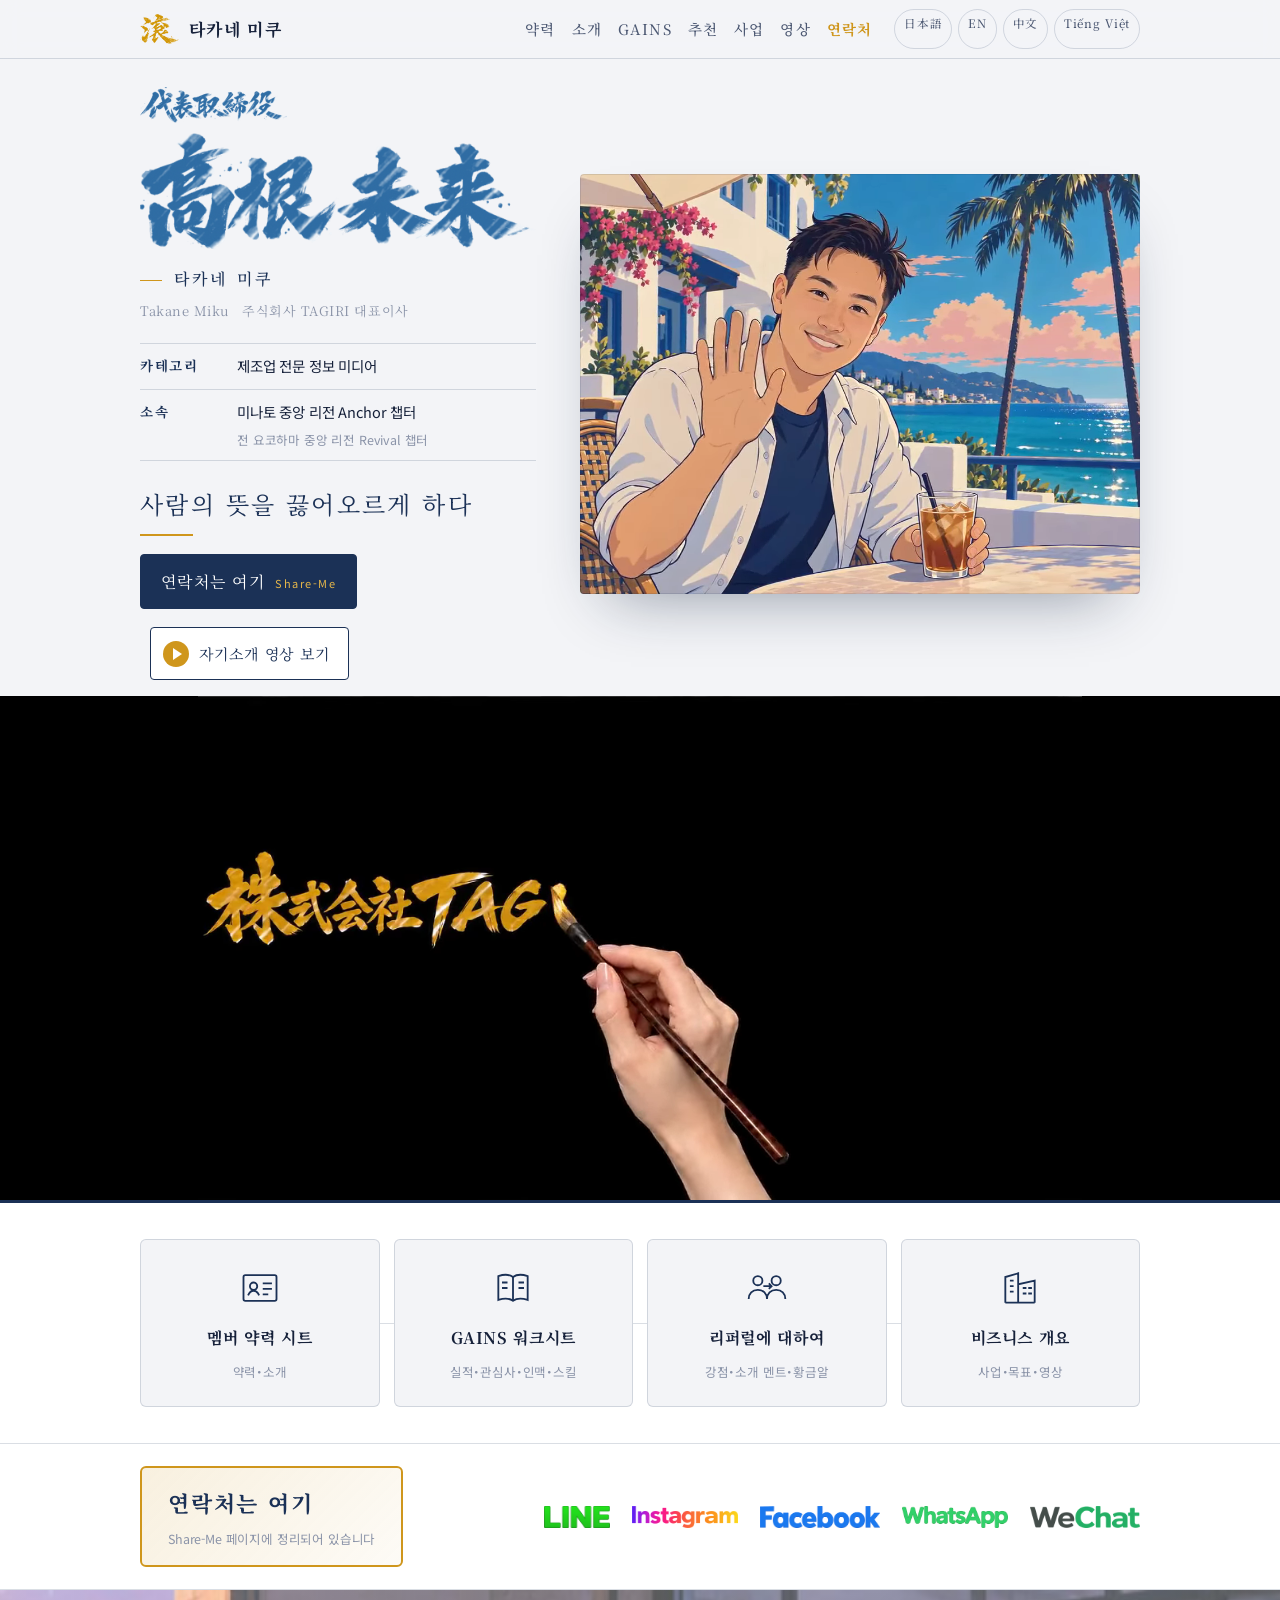
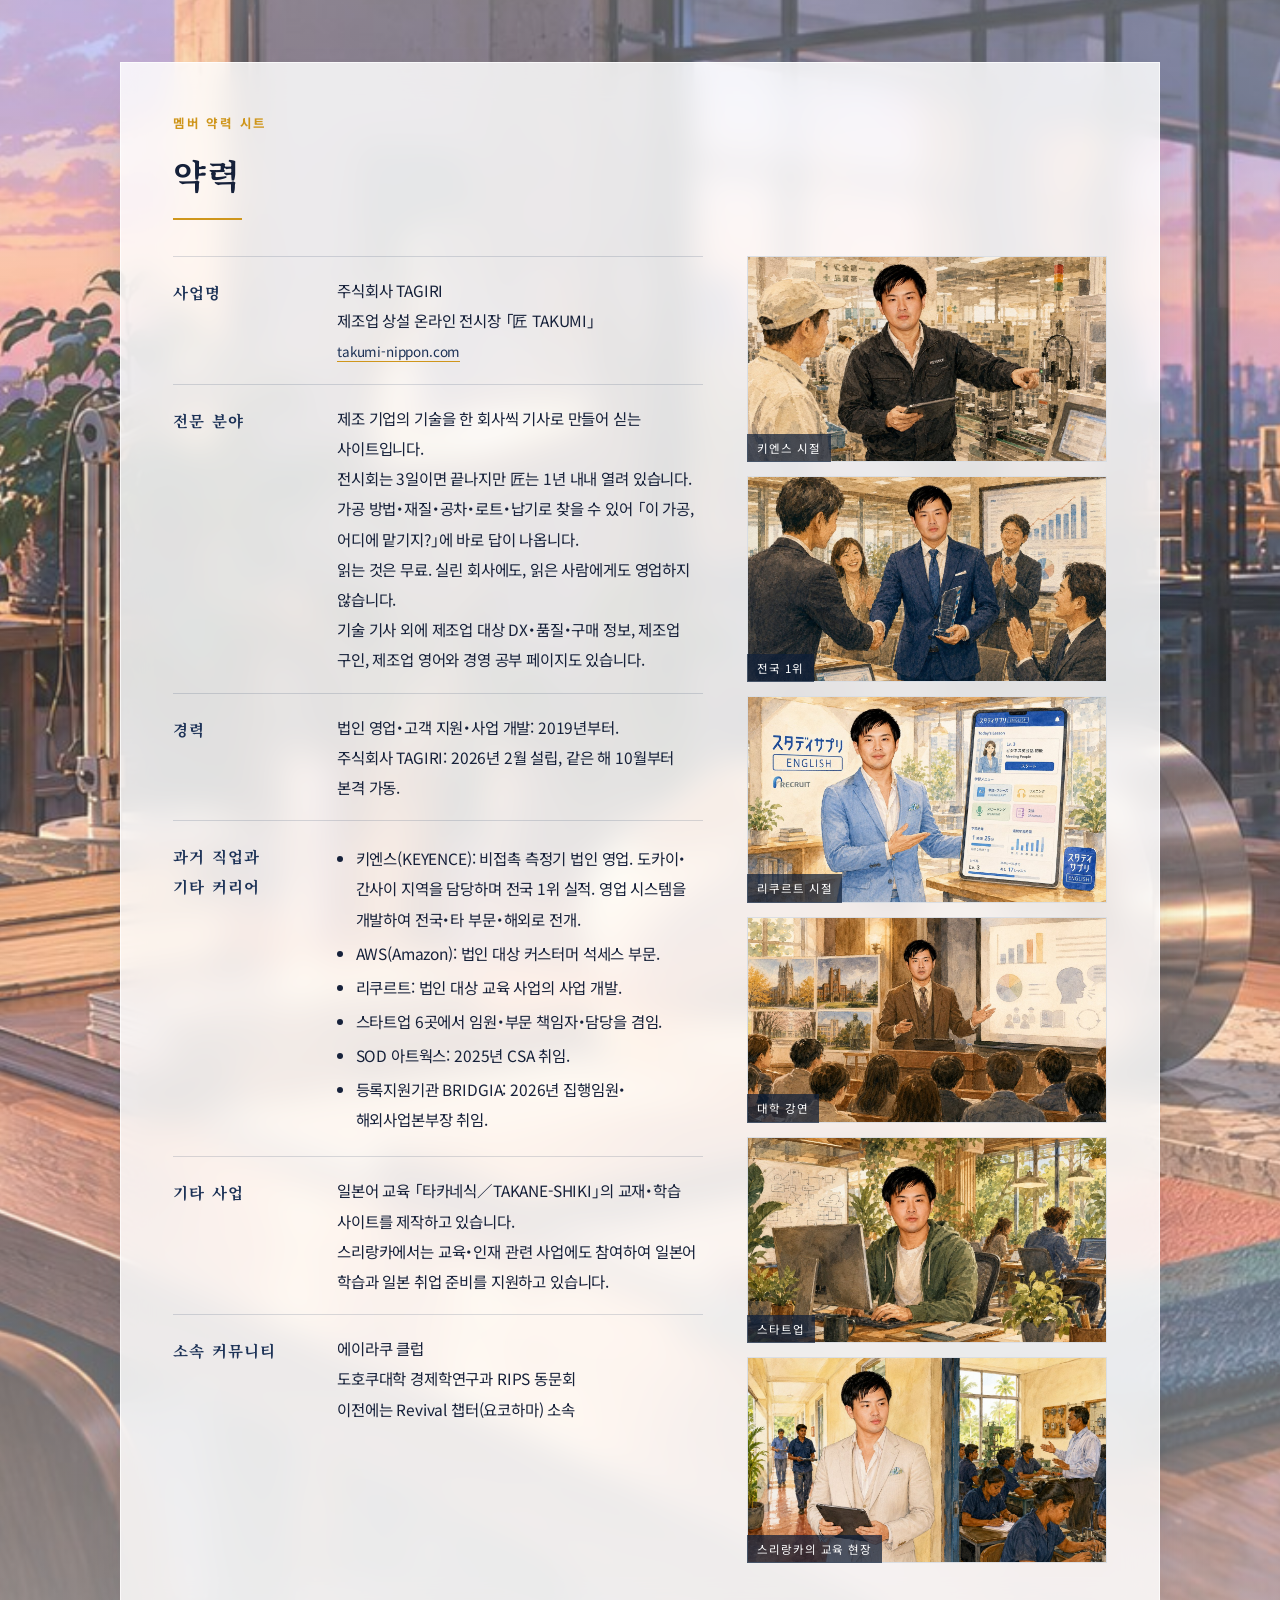
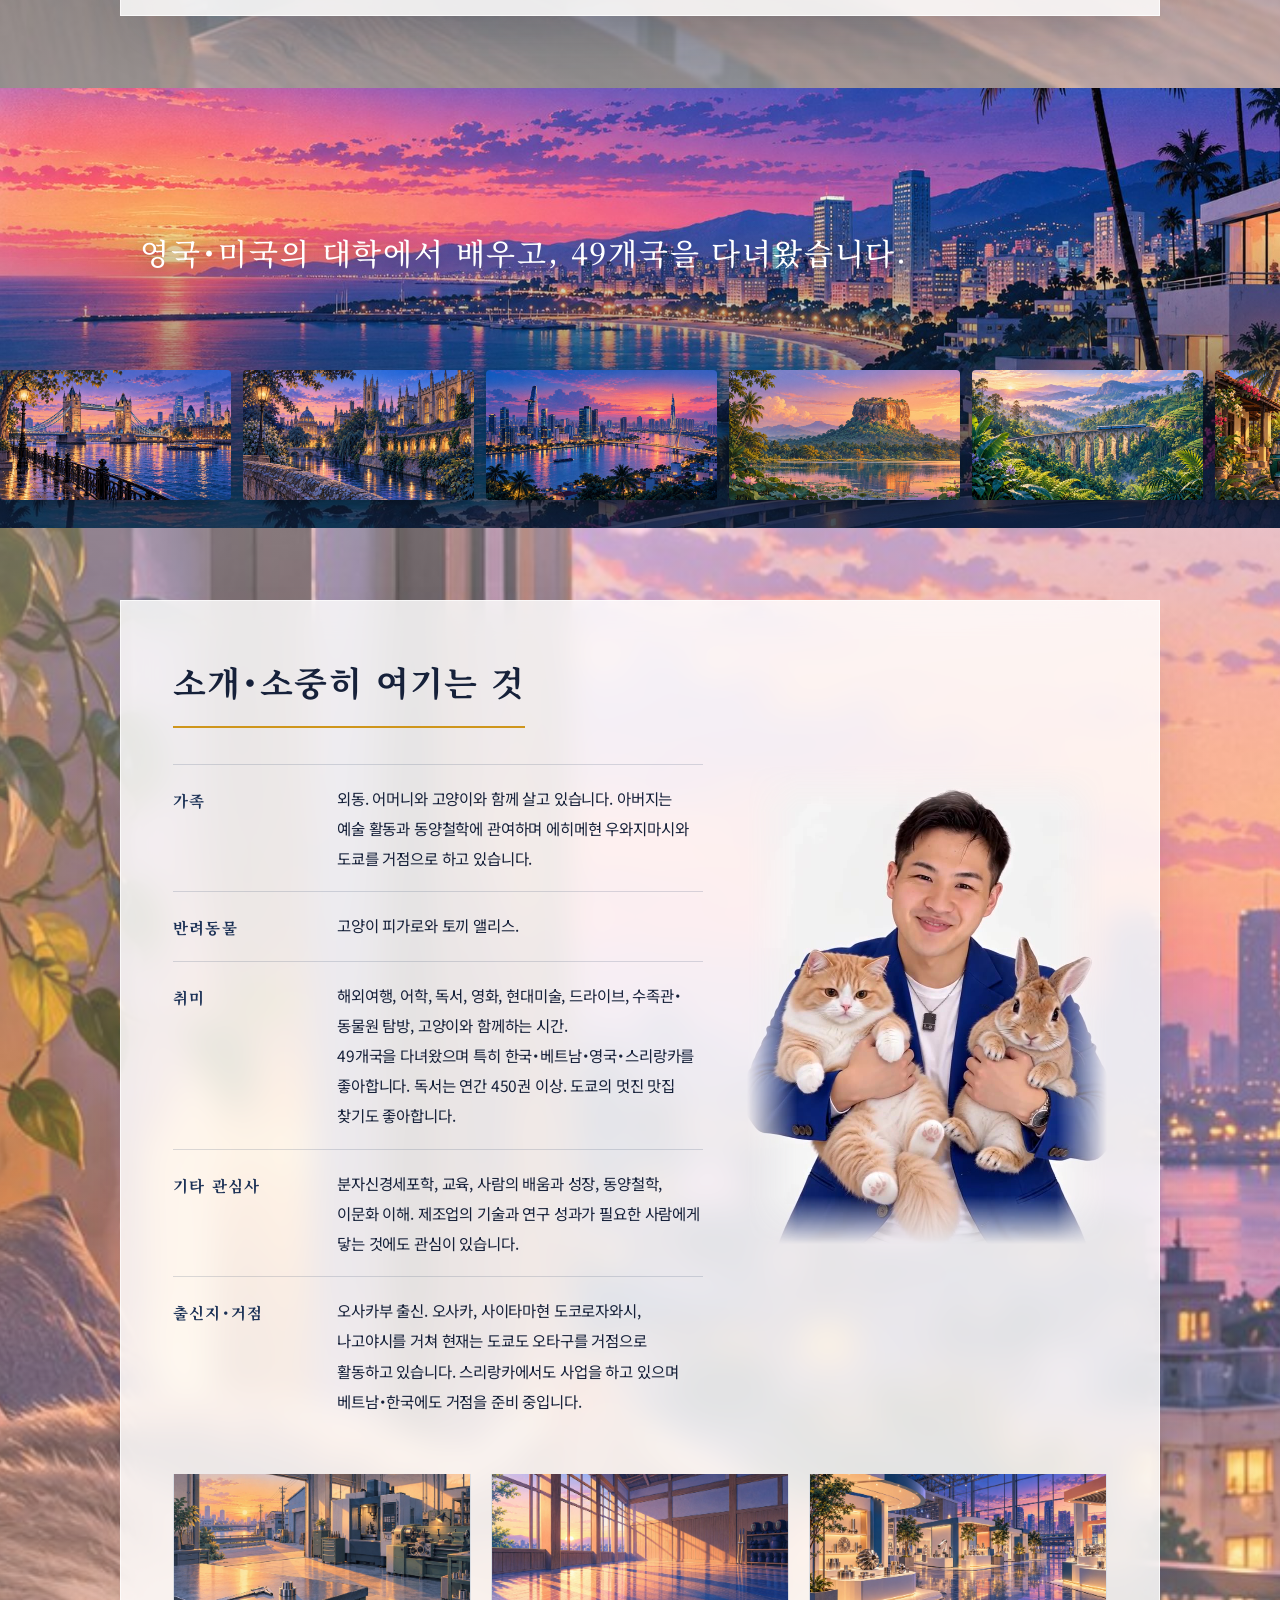
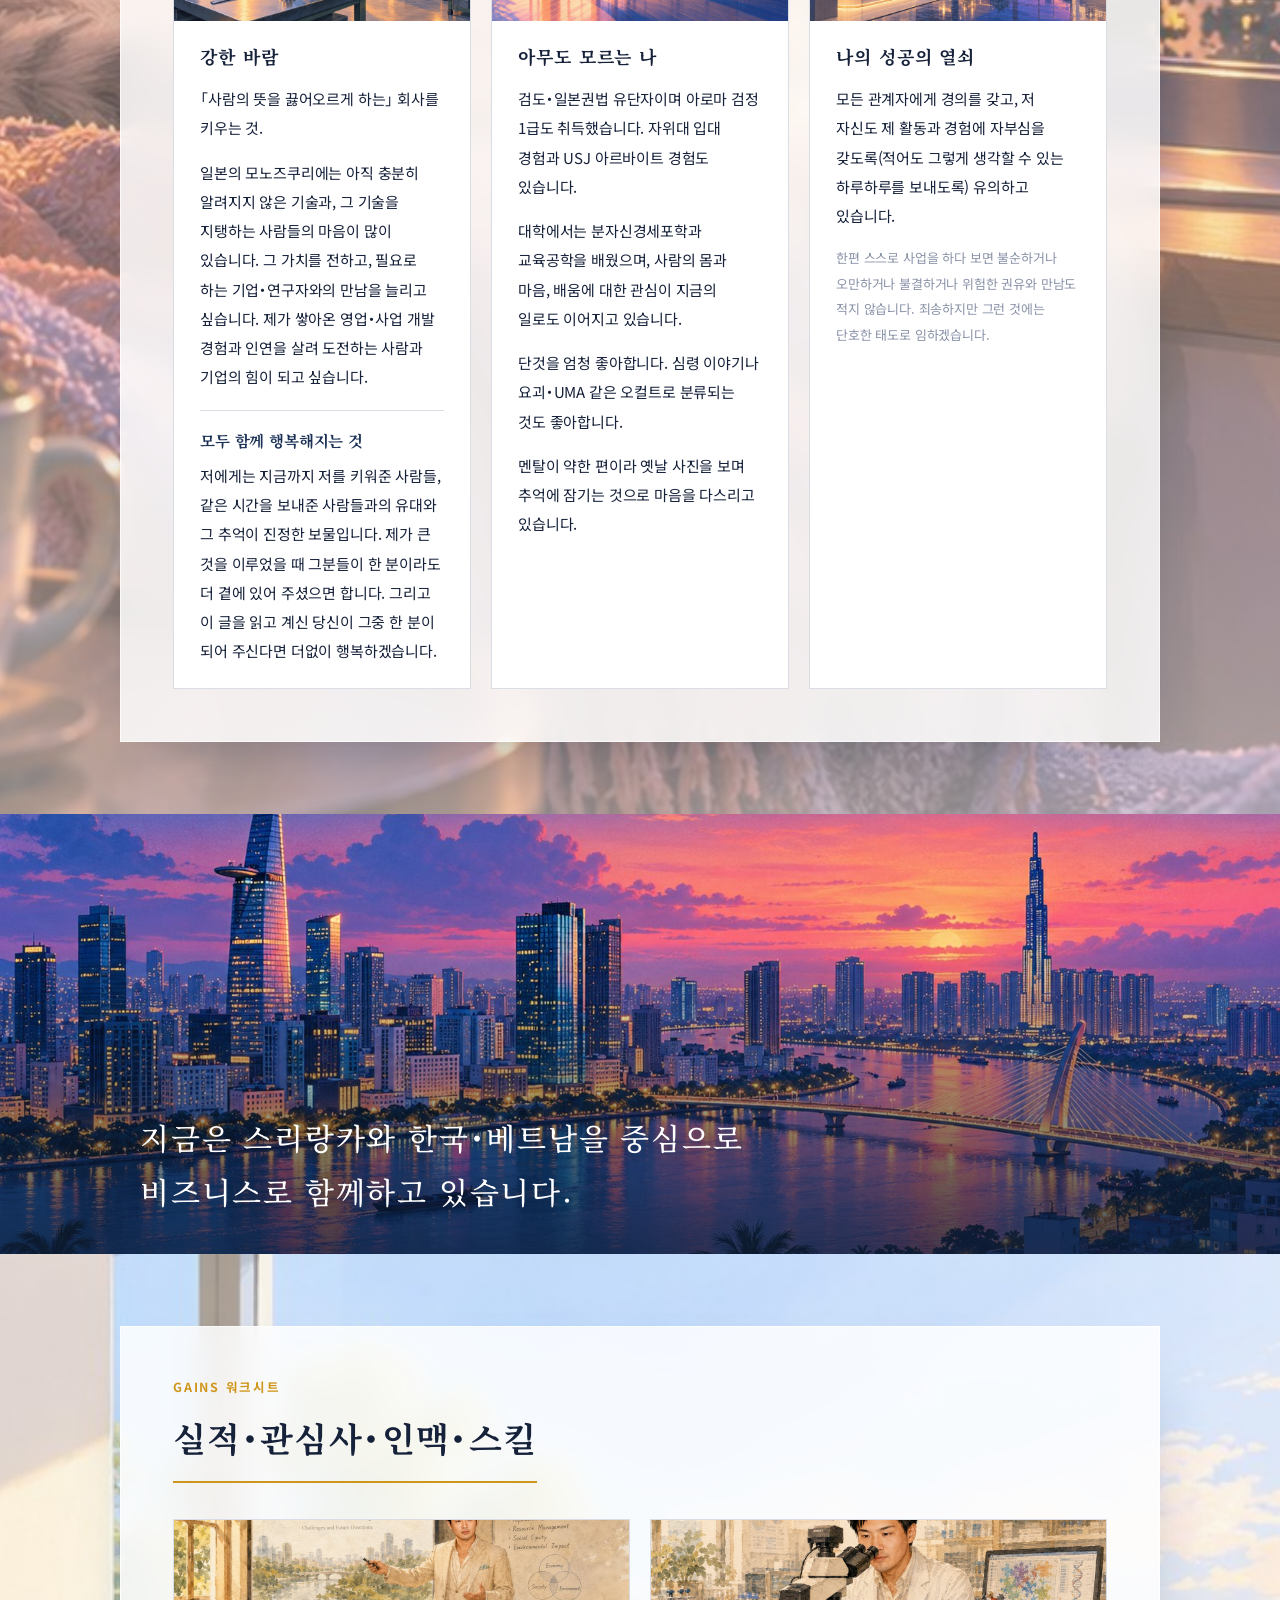
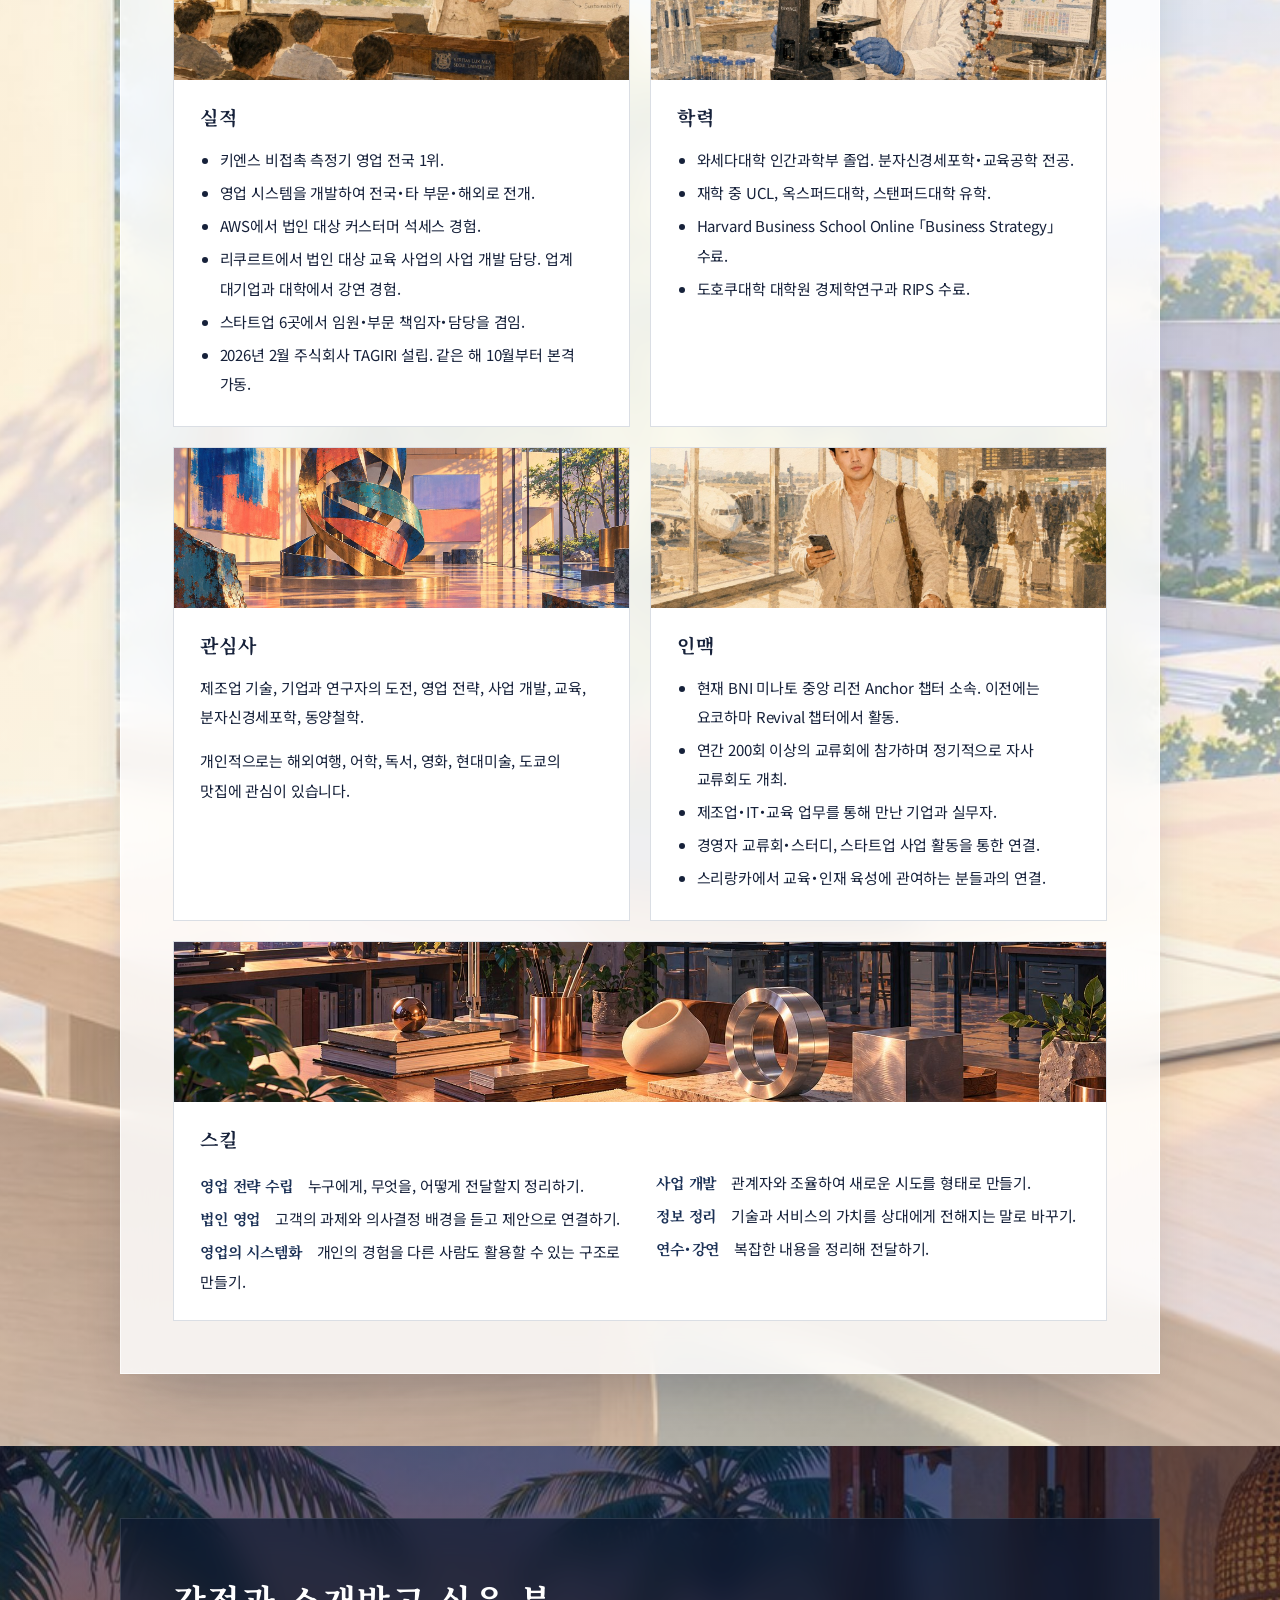
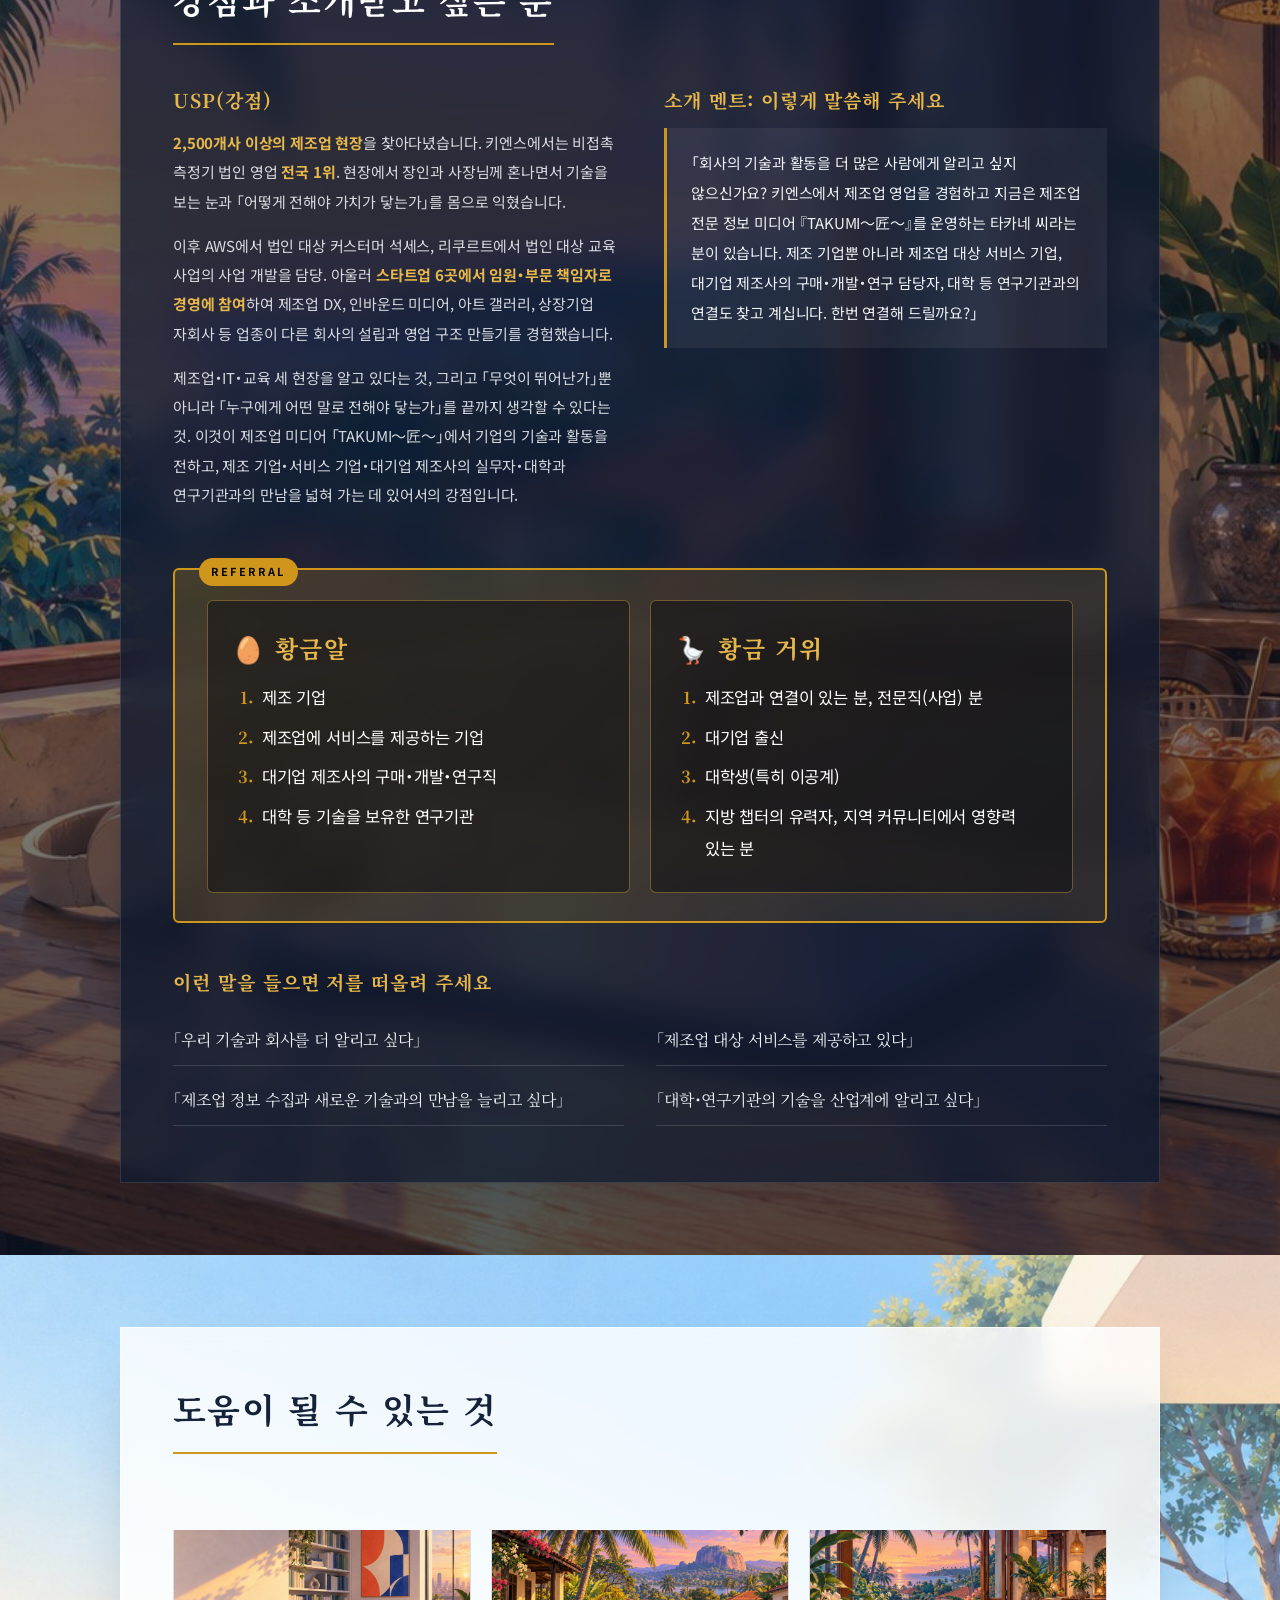
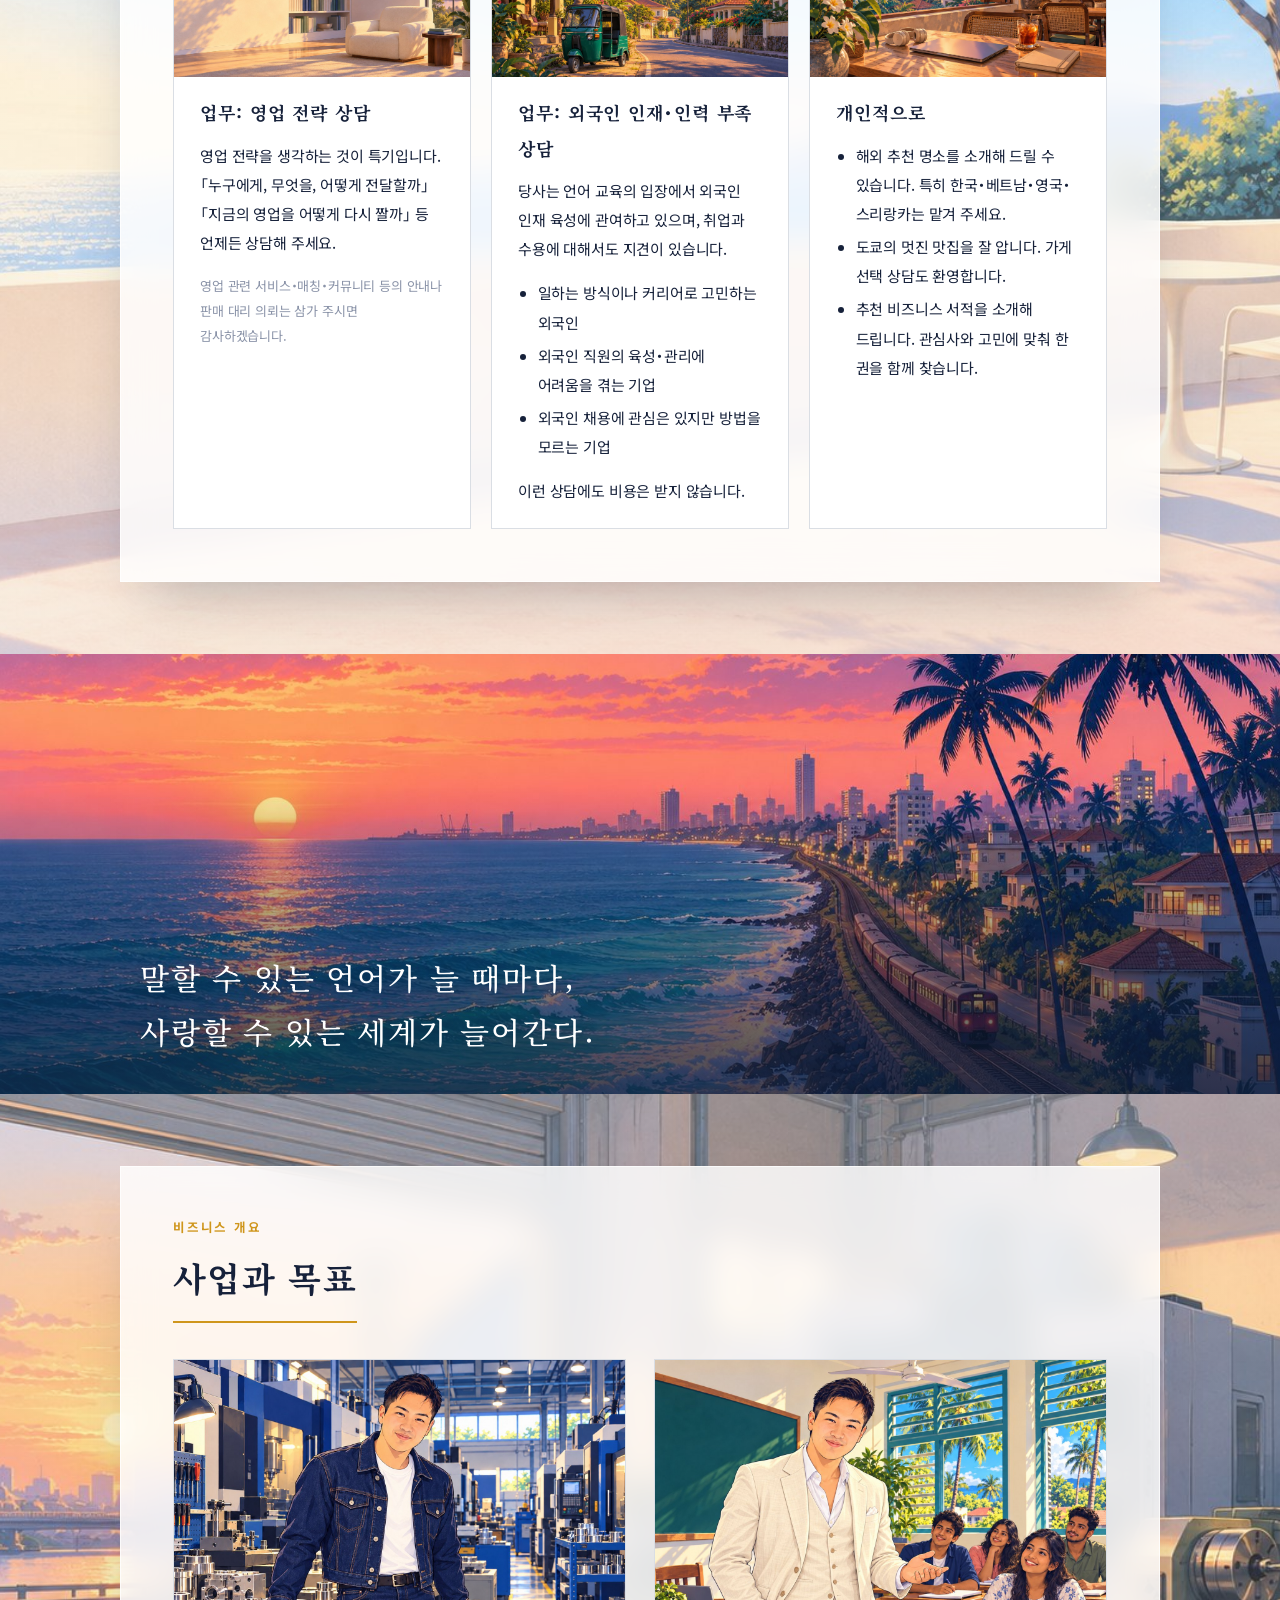
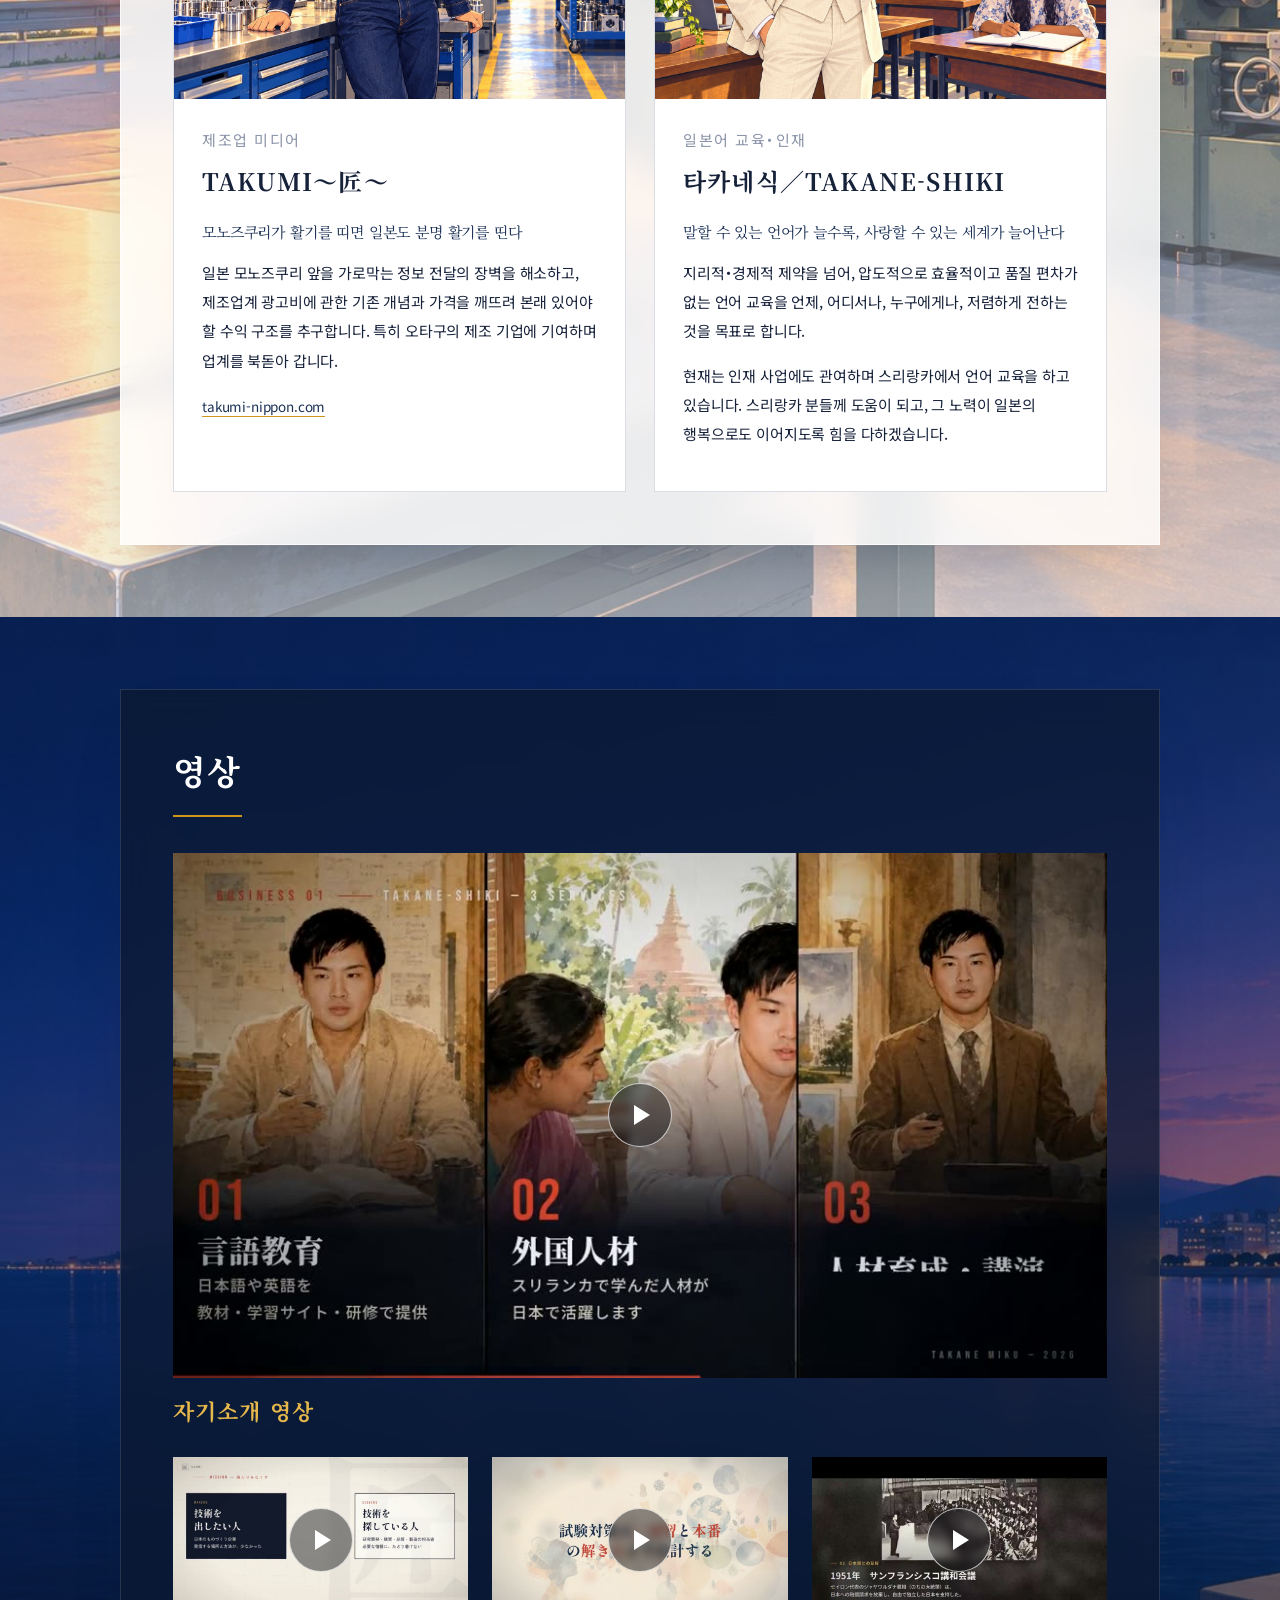
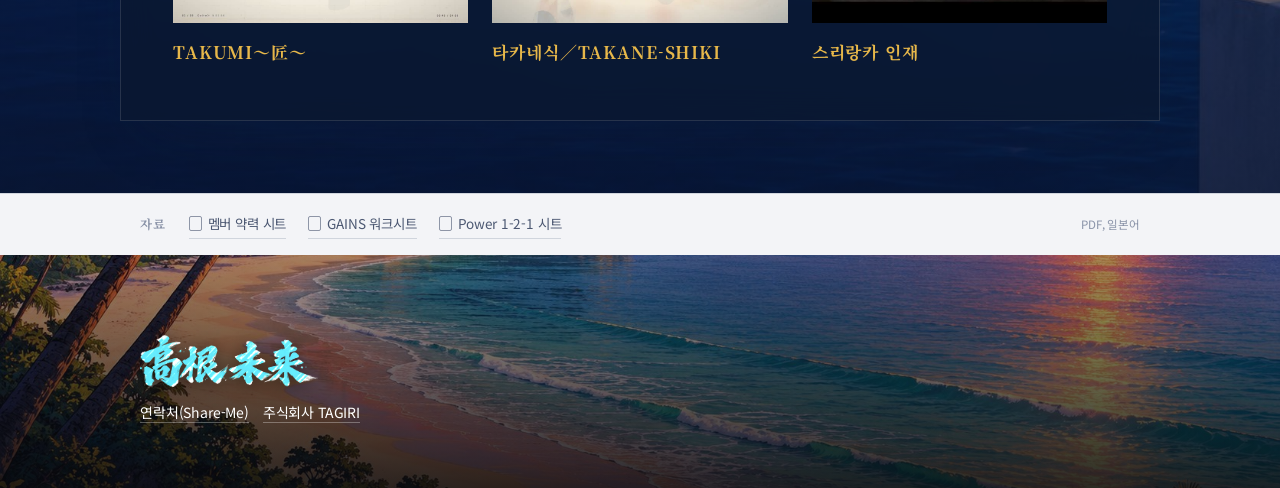
<file: ko.html>
<!doctype html>
<html lang="ko">
<head>
<meta charset="utf-8">
<meta name="viewport" content="width=device-width, initial-scale=1">
<meta name="robots" content="noindex, nofollow, noarchive">
<title>타카네 미쿠</title>
<meta name="description" content="타카네 미쿠(주식회사 TAGIRI 대표이사) 자기소개 페이지">
<link rel="preconnect" href="https://fonts.googleapis.com">
<link rel="preconnect" href="https://fonts.gstatic.com" crossorigin>
<link href="https://fonts.googleapis.com/css2?family=Shippori+Mincho:wght@500;700&family=Zen+Kaku+Gothic+New:wght@400;500;700&display=swap" rel="stylesheet">
<link href="https://fonts.googleapis.com/css2?family=Noto+Serif+KR:wght@500;700&family=Noto+Sans+KR:wght@400;500;700&display=swap" rel="stylesheet">
<link rel="stylesheet" href="assets/style.css?v=20261104a">
<link rel="icon" href="data:image/svg+xml,%3Csvg xmlns='http://www.w3.org/2000/svg' viewBox='0 0 32 32'%3E%3Crect width='32' height='32' rx='4' fill='%2307090e'/%3E%3Ctext x='16' y='23' text-anchor='middle' font-size='20' font-family='serif' font-weight='700' fill='%23cf961c'%3E滾%3C/text%3E%3C/svg%3E">
</head>
<body>

<header class="top">
  <div class="wrap">
    <a class="brand" href="#"><img src="assets/lettering/tagiru.png" alt="滾"><span>타카네 미쿠</span></a>
    <nav class="nav">
      <a href="#bio">약력</a>
      <a href="#person">소개</a>
      <a href="#gains">GAINS</a>
      <a href="#ask">추천</a>
      <a href="#works">사업</a>
      <a href="#videos">영상</a>
      <a class="nav-contact" href="#contact">연락처</a>
      <a class="nav-lang" href="./">日本語</a>
      <a class="nav-lang" href="en.html">EN</a>
      <a class="nav-lang" href="zh.html">中文</a>
      <a class="nav-lang" href="vi.html">Tiếng Việt</a>
    </nav>
  </div>
</header>

<section class="hero">
  <div class="wrap">
    <div class="hero-text">
      <img class="lettering-title rise" src="assets/lettering/title.png" alt="대표이사">
      <img class="lettering-name rise" src="assets/lettering/name.png" alt="타카네 미쿠">
      <p class="reading rise"><span class="kana">타카네 미쿠</span><span class="roman">Takane Miku　주식회사 TAGIRI 대표이사</span></p>
      <dl class="hero-facts rise">
        <div><dt>카테고리</dt><dd>제조업 전문 정보 미디어</dd></div>
        <div><dt>소속</dt><dd>미나토 중앙 리전 Anchor 챕터<br><small>전 요코하마 중앙 리전 Revival 챕터</small></dd></div>
      </dl>
      <p class="tagline rise">사람의 뜻을 끓어오르게 하다</p>
      <a class="contact-btn rise" href="https://share-me.design/miku39219?p=2775" target="_blank" rel="noopener">연락처는 여기<span>Share-Me</span></a>
      <a class="watch-btn rise" href="#selfIntro" id="watchBtn"><b></b>자기소개 영상 보기</a>
    </div>
    <div class="hero-video rise">
      <video autoplay muted loop playsinline poster="assets/hero-poster.jpg">
        <source src="assets/hero-loop.mp4" type="video/mp4">
        <source src="assets/hero-loop.webm" type="video/webm">
      </video>
    </div>
  </div>
  <div class="brush rise" id="brush">
    <video id="brushVideo" muted playsinline preload="auto" poster="assets/intro-end.jpg">
      <source src="assets/intro.mp4" type="video/mp4">
      <source src="assets/intro.webm" type="video/webm">
    </video>
    <button class="replay" id="brushReplay" type="button" aria-label="다시 재생">↻</button>
  </div>
</section>

<nav class="cards" aria-label="목차">
  <div class="wrap">
    <a class="card rise" href="#bio">
      <svg viewBox="0 0 48 48" fill="none" stroke="currentColor" stroke-width="2"><rect x="6" y="10" width="36" height="28" rx="2"/><circle cx="17" cy="22" r="4"/><path d="M11 32c1.5-3.5 4-5 6-5s4.5 1.5 6 5M27 19h10M27 25h10M27 31h6"/></svg>
      <span>멤버 약력 시트</span>
      <small>약력・소개</small>
    </a>
    <a class="card rise" href="#gains">
      <svg viewBox="0 0 48 48" fill="none" stroke="currentColor" stroke-width="2"><path d="M24 12c-4-3-10-3-16-1v26c6-2 12-2 16 1 4-3 10-3 16-1V11c-6-2-12-2-16 1z"/><path d="M24 12v26M12 18h6M12 24h6M30 18h6M30 24h6"/></svg>
      <span>GAINS 워크시트</span>
      <small>실적・관심사・인맥・스킬</small>
    </a>
    <a class="card rise" href="#ask">
      <svg viewBox="0 0 48 48" fill="none" stroke="currentColor" stroke-width="2"><circle cx="14" cy="16" r="5"/><circle cx="34" cy="16" r="5"/><path d="M4 36c0-6 4-10 10-10s10 4 10 10M24 36c0-6 4-10 10-10s10 4 10 10"/><path d="M20 22h8M26 19l3 3-3 3"/></svg>
      <span>리퍼럴에 대하여</span>
      <small>강점・소개 멘트・황금알</small>
    </a>
    <a class="card rise" href="#works">
      <svg viewBox="0 0 48 48" fill="none" stroke="currentColor" stroke-width="2"><path d="M8 40V12l14-4v32M22 40V20l18-4v24M8 40h32"/><path d="M13 16h4M13 22h4M13 28h4M27 24h4M33 24h4M27 30h4M33 30h4"/></svg>
      <span>비즈니스 개요</span>
      <small>사업・목표・영상</small>
    </a>
  </div>
</nav>

<section class="contact" id="contact">
  <div class="wrap">
    <a class="contact-main" href="https://share-me.design/miku39219?p=2775" target="_blank" rel="noopener">
      <span class="contact-label">연락처는 여기</span>
      <span class="contact-sub">Share-Me 페이지에 정리되어 있습니다</span>
    </a>
    <div class="sns">
      <a href="https://share-me.design/miku39219?p=2775" target="_blank" rel="noopener"><img src="assets/sns/line.png" alt="LINE"></a>
      <a href="https://share-me.design/miku39219?p=2775" target="_blank" rel="noopener"><img src="assets/sns/instagram.png" alt="Instagram"></a>
      <a href="https://share-me.design/miku39219?p=2775" target="_blank" rel="noopener"><img src="assets/sns/facebook.png" alt="Facebook"></a>
      <a href="https://share-me.design/miku39219?p=2775" target="_blank" rel="noopener"><img src="assets/sns/whatsapp.png" alt="WhatsApp"></a>
      <a href="https://share-me.design/miku39219?p=2775" target="_blank" rel="noopener"><img src="assets/sns/wechat.png" alt="WeChat"></a>
    </div>
  </div>
</section>

<main>
  <section class="section photo" id="bio" style="--img:url(../uploads/bg/workshop-desk.jpg)">
    <div class="wrap">
      <p class="part rv">멤버 약력 시트</p>
      <h2 class="rv">약력</h2>
      <div class="split">
      <dl class="facts rv">
        <div><dt>사업명</dt><dd>주식회사 TAGIRI<br>제조업 상설 온라인 전시장 「匠 TAKUMI」<br><a class="textlink" href="https://takumi-nippon.com/" target="_blank" rel="noopener">takumi-nippon.com</a></dd></div>
        <div><dt>전문 분야</dt><dd>제조 기업의 기술을 한 회사씩 기사로 만들어 싣는 사이트입니다.<br>전시회는 3일이면 끝나지만 匠는 1년 내내 열려 있습니다. 가공 방법・재질・공차・로트・납기로 찾을 수 있어 「이 가공, 어디에 맡기지?」에 바로 답이 나옵니다.<br>읽는 것은 무료. 실린 회사에도, 읽은 사람에게도 영업하지 않습니다.<br>기술 기사 외에 제조업 대상 DX・품질・구매 정보, 제조업 구인, 제조업 영어와 경영 공부 페이지도 있습니다.</dd></div>
        <div><dt>경력</dt><dd>법인 영업・고객 지원・사업 개발: 2019년부터.<br>주식회사 TAGIRI: 2026년 2월 설립, 같은 해 10월부터 본격 가동.</dd></div>
        <div><dt>과거 직업과<br>기타 커리어</dt><dd>
          <ul>
            <li>키엔스(KEYENCE): 비접촉 측정기 법인 영업. 도카이・간사이 지역을 담당하며 전국 1위 실적. 영업 시스템을 개발하여 전국・타 부문・해외로 전개.</li>
            <li>AWS(Amazon): 법인 대상 커스터머 석세스 부문.</li>
            <li>리쿠르트: 법인 대상 교육 사업의 사업 개발.</li>
            <li>스타트업 6곳에서 임원・부문 책임자・담당을 겸임.</li>
            <li>SOD 아트웍스: 2025년 CSA 취임.</li>
            <li>등록지원기관 BRIDGIA: 2026년 집행임원・해외사업본부장 취임.</li>
          </ul>
        </dd></div>
        <div><dt>기타 사업</dt><dd>일본어 교육 「타카네식／TAKANE-SHIKI」의 교재・학습 사이트를 제작하고 있습니다.<br>스리랑카에서는 교육・인재 관련 사업에도 참여하여 일본어 학습과 일본 취업 준비를 지원하고 있습니다.</dd></div>
        <div><dt>소속 커뮤니티</dt><dd>에이라쿠 클럽<br>도호쿠대학 경제학연구과 RIPS 동문회<br>이전에는 Revival 챕터(요코하마) 소속</dd></div>
      </dl>
      <div class="side-stack rv">
        <figure><img src="uploads/career/keyence.jpg" alt="" loading="lazy"><figcaption>키엔스 시절</figcaption></figure>
        <figure><img src="uploads/career/award.jpg" alt="" loading="lazy"><figcaption>전국 1위</figcaption></figure>
        <figure><img src="uploads/career/studysapuri.jpg" alt="" loading="lazy"><figcaption>리쿠르트 시절</figcaption></figure>
        <figure><img src="uploads/career/univ-lecture.jpg" alt="" loading="lazy"><figcaption>대학 강연</figcaption></figure>
        <figure><img src="uploads/career/startup.jpg" alt="" loading="lazy"><figcaption>스타트업</figcaption></figure>
        <figure><img src="uploads/career/srilanka-school.jpg" alt="" loading="lazy"><figcaption>스리랑카의 교육 현장</figcaption></figure>
      </div>
      </div>
    </div>
  </section>

  <div class="band" style="--img:url(../uploads/bg/coast-road.jpg); --pos:center 40%">
    <div class="wrap"><p class="band-text rv">영국・미국의 대학에서 배우고, 49개국을 다녀왔습니다.</p></div>
    <div class="strip" aria-hidden="true"><div class="strip-track"><img src="uploads/bg/london.jpg" alt="" loading="lazy"><img src="uploads/bg/oxford.jpg" alt="" loading="lazy"><img src="uploads/bg/city-river.jpg" alt="" loading="lazy"><img src="uploads/bg/sigiriya.jpg" alt="" loading="lazy"><img src="uploads/bg/srilanka-train.jpg" alt="" loading="lazy"><img src="uploads/bg/tuktuk.jpg" alt="" loading="lazy"><img src="uploads/bg/colombo-train.jpg" alt="" loading="lazy"><img src="uploads/bg/promenade.jpg" alt="" loading="lazy"><img src="uploads/bg/beach-sunset.jpg" alt="" loading="lazy"><img src="uploads/bg/osaka-castle.jpg" alt="" loading="lazy"><img src="uploads/bg/sea-sunset.jpg" alt="" loading="lazy"><img src="uploads/bg/white-arch-pool.jpg" alt="" loading="lazy"><img src="uploads/bg/london.jpg" alt="" loading="lazy"><img src="uploads/bg/oxford.jpg" alt="" loading="lazy"><img src="uploads/bg/city-river.jpg" alt="" loading="lazy"><img src="uploads/bg/sigiriya.jpg" alt="" loading="lazy"><img src="uploads/bg/srilanka-train.jpg" alt="" loading="lazy"><img src="uploads/bg/tuktuk.jpg" alt="" loading="lazy"><img src="uploads/bg/colombo-train.jpg" alt="" loading="lazy"><img src="uploads/bg/promenade.jpg" alt="" loading="lazy"><img src="uploads/bg/beach-sunset.jpg" alt="" loading="lazy"><img src="uploads/bg/osaka-castle.jpg" alt="" loading="lazy"><img src="uploads/bg/sea-sunset.jpg" alt="" loading="lazy"><img src="uploads/bg/white-arch-pool.jpg" alt="" loading="lazy"></div></div>
  </div>

  <section class="section photo" id="person" style="--img:url(../uploads/bg/cat-window.jpg); --pos:center 30%">
    <div class="wrap">
      <h2 class="rv">소개・소중히 여기는 것</h2>
      <div class="split">
      <dl class="facts rv">
        <div><dt>가족</dt><dd>외동. 어머니와 고양이와 함께 살고 있습니다. 아버지는 예술 활동과 동양철학에 관여하며 에히메현 우와지마시와 도쿄를 거점으로 하고 있습니다.</dd></div>
        <div><dt>반려동물</dt><dd>고양이 피가로와 토끼 앨리스.</dd></div>
        <div><dt>취미</dt><dd>해외여행, 어학, 독서, 영화, 현대미술, 드라이브, 수족관・동물원 탐방, 고양이와 함께하는 시간.<br>49개국을 다녀왔으며 특히 한국・베트남・영국・스리랑카를 좋아합니다. 독서는 연간 450권 이상. 도쿄의 멋진 맛집 찾기도 좋아합니다.</dd></div>
        <div><dt>기타 관심사</dt><dd>분자신경세포학, 교육, 사람의 배움과 성장, 동양철학, 이문화 이해. 제조업의 기술과 연구 성과가 필요한 사람에게 닿는 것에도 관심이 있습니다.</dd></div>
        <div><dt>출신지・거점</dt><dd>오사카부 출신. 오사카, 사이타마현 도코로자와시, 나고야시를 거쳐 현재는 도쿄도 오타구를 거점으로 활동하고 있습니다. 스리랑카에서도 사업을 하고 있으며 베트남・한국에도 거점을 준비 중입니다.</dd></div>
      </dl>
      <figure class="side cutout rv"><video autoplay muted loop playsinline poster="assets/pets-poster.jpg"><source src="assets/pets-loop.mp4" type="video/mp4"><source src="assets/pets-loop.webm" type="video/webm"></video></figure>
      </div>
      <div class="three rv">
        <div class="box">
          <div class="bh" style="--img:url(../uploads/bg/factory-sunset.jpg)"></div>
          <h3>강한 바람</h3>
          <p>「사람의 뜻을 끓어오르게 하는」 회사를 키우는 것.</p>
          <p>일본의 모노즈쿠리에는 아직 충분히 알려지지 않은 기술과, 그 기술을 지탱하는 사람들의 마음이 많이 있습니다. 그 가치를 전하고, 필요로 하는 기업・연구자와의 만남을 늘리고 싶습니다. 제가 쌓아온 영업・사업 개발 경험과 인연을 살려 도전하는 사람과 기업의 힘이 되고 싶습니다.</p>
          <h4>모두 함께 행복해지는 것</h4>
          <p>저에게는 지금까지 저를 키워준 사람들, 같은 시간을 보내준 사람들과의 유대와 그 추억이 진정한 보물입니다. 제가 큰 것을 이루었을 때 그분들이 한 분이라도 더 곁에 있어 주셨으면 합니다. 그리고 이 글을 읽고 계신 당신이 그중 한 분이 되어 주신다면 더없이 행복하겠습니다.</p>
        </div>
        <div class="box">
          <div class="bh" style="--img:url(../uploads/bg/dojo.jpg)"></div>
          <h3>아무도 모르는 나</h3>
          <p>검도・일본권법 유단자이며 아로마 검정 1급도 취득했습니다. 자위대 입대 경험과 USJ 아르바이트 경험도 있습니다.</p>
          <p>대학에서는 분자신경세포학과 교육공학을 배웠으며, 사람의 몸과 마음, 배움에 대한 관심이 지금의 일로도 이어지고 있습니다.</p>
          <p>단것을 엄청 좋아합니다. 심령 이야기나 요괴・UMA 같은 오컬트로 분류되는 것도 좋아합니다.</p>
          <p>멘탈이 약한 편이라 옛날 사진을 보며 추억에 잠기는 것으로 마음을 다스리고 있습니다.</p>
        </div>
        <div class="box">
          <div class="bh" style="--img:url(../uploads/bg/expo-hall.jpg)"></div>
          <h3>나의 성공의 열쇠</h3>
                              <p>모든 관계자에게 경의를 갖고, 저 자신도 제 활동과 경험에 자부심을 갖도록(적어도 그렇게 생각할 수 있는 하루하루를 보내도록) 유의하고 있습니다.</p>
          <p class="note">한편 스스로 사업을 하다 보면 불순하거나 오만하거나 불결하거나 위험한 권유와 만남도 적지 않습니다. 죄송하지만 그런 것에는 단호한 태도로 임하겠습니다.</p>
        </div>
      </div>
    </div>
  </section>

  <div class="band" style="--img:url(../uploads/bg/city-river.jpg); --pos:center 40%">
    <div class="wrap"><p class="band-text rv">지금은 스리랑카와 한국・베트남을 중심으로<br>비즈니스로 함께하고 있습니다.</p></div>
  </div>

  <section class="section photo" id="gains" style="--img:url(../uploads/bg/study-desk.jpg)">
    <div class="wrap">
      <p class="part rv">GAINS 워크시트</p>
      <h2 class="rv">실적・관심사・인맥・스킬</h2>
      <div class="gains">
        <div class="gain rv">
          <div class="bh" style="--img:url(../uploads/career/seoul-lecture.jpg)"></div>
          <h3>실적</h3>
          <ul>
            <li>키엔스 비접촉 측정기 영업 전국 1위.</li>
            <li>영업 시스템을 개발하여 전국・타 부문・해외로 전개.</li>
            <li>AWS에서 법인 대상 커스터머 석세스 경험.</li>
            <li>리쿠르트에서 법인 대상 교육 사업의 사업 개발 담당. 업계 대기업과 대학에서 강연 경험.</li>
            <li>스타트업 6곳에서 임원・부문 책임자・담당을 겸임.</li>
            <li>2026년 2월 주식회사 TAGIRI 설립. 같은 해 10월부터 본격 가동.</li>
          </ul>
        </div>
        <div class="gain rv">
          <div class="bh" style="--img:url(../uploads/career/lab.jpg)"></div>
          <h3>학력</h3>
          <ul>
            <li>와세다대학 인간과학부 졸업. 분자신경세포학・교육공학 전공.</li>
            <li>재학 중 UCL, 옥스퍼드대학, 스탠퍼드대학 유학.</li>
            <li>Harvard Business School Online 「Business Strategy」 수료.</li>
            <li>도호쿠대학 대학원 경제학연구과 RIPS 수료.</li>
          </ul>
        </div>
        <div class="gain rv">
          <div class="bh" style="--img:url(../uploads/bg/gallery.jpg)"></div>
          <h3>관심사</h3>
          <p>제조업 기술, 기업과 연구자의 도전, 영업 전략, 사업 개발, 교육, 분자신경세포학, 동양철학.</p>
          <p>개인적으로는 해외여행, 어학, 독서, 영화, 현대미술, 도쿄의 맛집에 관심이 있습니다.</p>
        </div>
        <div class="gain rv">
          <div class="bh" style="--img:url(../uploads/career/airport.jpg)"></div>
          <h3>인맥</h3>
          <ul>
            <li>현재 BNI 미나토 중앙 리전 Anchor 챕터 소속. 이전에는 요코하마 Revival 챕터에서 활동.</li>
            <li>연간 200회 이상의 교류회에 참가하며 정기적으로 자사 교류회도 개최.</li>
            <li>제조업・IT・교육 업무를 통해 만난 기업과 실무자.</li>
            <li>경영자 교류회・스터디, 스타트업 사업 활동을 통한 연결.</li>
            <li>스리랑카에서 교육・인재 육성에 관여하는 분들과의 연결.</li>
          </ul>
        </div>
        <div class="gain rv wide">
          <div class="bh" style="--img:url(../uploads/bg/workshop-desk.jpg)"></div>
          <h3>스킬</h3>
          <ul class="two-col">
            <li><b>영업 전략 수립</b>　누구에게, 무엇을, 어떻게 전달할지 정리하기.</li>
            <li><b>법인 영업</b>　고객의 과제와 의사결정 배경을 듣고 제안으로 연결하기.</li>
            <li><b>영업의 시스템화</b>　개인의 경험을 다른 사람도 활용할 수 있는 구조로 만들기.</li>
            <li><b>사업 개발</b>　관계자와 조율하여 새로운 시도를 형태로 만들기.</li>
            <li><b>정보 정리</b>　기술과 서비스의 가치를 상대에게 전해지는 말로 바꾸기.</li>
            <li><b>연수・강연</b>　복잡한 내용을 정리해 전달하기.</li>
          </ul>
        </div>
      </div>
    </div>
  </section>

  <section class="section dark photo" id="ask" style="--img:url(../uploads/bg/cafe-laptop.jpg)">
    <div class="wrap">
      <h2 class="rv">강점과 소개받고 싶은 분</h2>
      <div class="ask-grid">
        <div class="rv">
          <h3>USP(강점)</h3>
          <p><b>2,500개사 이상의 제조업 현장</b>을 찾아다녔습니다. 키엔스에서는 비접촉 측정기 법인 영업 <b>전국 1위</b>. 현장에서 장인과 사장님께 혼나면서 기술을 보는 눈과 「어떻게 전해야 가치가 닿는가」를 몸으로 익혔습니다.</p>
          <p>이후 AWS에서 법인 대상 커스터머 석세스, 리쿠르트에서 법인 대상 교육 사업의 사업 개발을 담당. 아울러 <b>스타트업 6곳에서 임원・부문 책임자로 경영에 참여</b>하여 제조업 DX, 인바운드 미디어, 아트 갤러리, 상장기업 자회사 등 업종이 다른 회사의 설립과 영업 구조 만들기를 경험했습니다.</p>
          <p>제조업・IT・교육 세 현장을 알고 있다는 것, 그리고 「무엇이 뛰어난가」뿐 아니라 「누구에게 어떤 말로 전해야 닿는가」를 끝까지 생각할 수 있다는 것. 이것이 제조업 미디어 「TAKUMI～匠～」에서 기업의 기술과 활동을 전하고, 제조 기업・서비스 기업・대기업 제조사의 실무자・대학과 연구기관과의 만남을 넓혀 가는 데 있어서의 강점입니다.</p>
        </div>
        <div class="rv">
          <h3>소개 멘트: 이렇게 말씀해 주세요</h3>
          <blockquote>「회사의 기술과 활동을 더 많은 사람에게 알리고 싶지 않으신가요? 키엔스에서 제조업 영업을 경험하고 지금은 제조업 전문 정보 미디어 『TAKUMI～匠～』를 운영하는 타카네 씨라는 분이 있습니다. 제조 기업뿐 아니라 제조업 대상 서비스 기업, 대기업 제조사의 구매・개발・연구 담당자, 대학 등 연구기관과의 연결도 찾고 계십니다. 한번 연결해 드릴까요?」</blockquote>
        </div>
        <div class="rv wide golden">
          <div class="golden-grid">
            <div class="golden-box">
              <h3><span class="egg">🥚</span>황금알</h3>
                            <ol>
                <li>제조 기업</li>
                <li>제조업에 서비스를 제공하는 기업</li>
                <li>대기업 제조사의 구매・개발・연구직</li>
                <li>대학 등 기술을 보유한 연구기관</li>
              </ol>
            </div>
            <div class="golden-box">
              <h3><span class="egg">🪿</span>황금 거위</h3>
                            <ol>
                <li>제조업과 연결이 있는 분, 전문직(사업) 분</li>
                <li>대기업 출신</li>
                <li>대학생(특히 이공계)</li>
                <li>지방 챕터의 유력자, 지역 커뮤니티에서 영향력 있는 분</li>
              </ol>
            </div>
          </div>
        </div>
        <div class="rv wide">
          <h3>이런 말을 들으면 저를 떠올려 주세요</h3>
          <ul class="quotes">
            <li>「우리 기술과 회사를 더 알리고 싶다」</li>
            <li>「제조업 대상 서비스를 제공하고 있다」</li>
            <li>「제조업 정보 수집과 새로운 기술과의 만남을 늘리고 싶다」</li>
            <li>「대학・연구기관의 기술을 산업계에 알리고 싶다」</li>
          </ul>
        </div>
      </div>
    </div>
  </section>

  <section class="section photo" id="help" style="--img:url(../uploads/bg/terrace.jpg)">
    <div class="wrap">
      <h2 class="rv">도움이 될 수 있는 것</h2>
      <div class="three rv">
        <div class="box">
          <div class="bh" style="--img:url(../uploads/bg/room-books.jpg)"></div>
          <h3>업무: 영업 전략 상담</h3>
          <p>영업 전략을 생각하는 것이 특기입니다. 「누구에게, 무엇을, 어떻게 전달할까」 「지금의 영업을 어떻게 다시 짤까」 등 언제든 상담해 주세요.</p>
          <p class="note">영업 관련 서비스・매칭・커뮤니티 등의 안내나 판매 대리 의뢰는 삼가 주시면 감사하겠습니다.</p>
        </div>
        <div class="box">
          <div class="bh" style="--img:url(../uploads/bg/tuktuk.jpg)"></div>
          <h3>업무: 외국인 인재・인력 부족 상담</h3>
          <p>당사는 언어 교육의 입장에서 외국인 인재 육성에 관여하고 있으며, 취업과 수용에 대해서도 지견이 있습니다.</p>
          <ul>
            <li>일하는 방식이나 커리어로 고민하는 외국인</li>
            <li>외국인 직원의 육성・관리에 어려움을 겪는 기업</li>
            <li>외국인 채용에 관심은 있지만 방법을 모르는 기업</li>
          </ul>
          <p>이런 상담에도 비용은 받지 않습니다.</p>
        </div>
        <div class="box">
          <div class="bh" style="--img:url(../uploads/bg/cafe-laptop.jpg)"></div>
          <h3>개인적으로</h3>
          <ul>
            <li>해외 추천 명소를 소개해 드릴 수 있습니다. 특히 한국・베트남・영국・스리랑카는 맡겨 주세요.</li>
            <li>도쿄의 멋진 맛집을 잘 압니다. 가게 선택 상담도 환영합니다.</li>
            <li>추천 비즈니스 서적을 소개해 드립니다. 관심사와 고민에 맞춰 한 권을 함께 찾습니다.</li>
          </ul>
        </div>
      </div>
    </div>
  </section>

  <div class="band" style="--img:url(../uploads/bg/colombo-train.jpg); --pos:center 45%">
    <div class="wrap"><p class="band-text rv">말할 수 있는 언어가 늘 때마다,<br>사랑할 수 있는 세계가 늘어간다.</p></div>
  </div>


  <section class="section photo" id="works" style="--img:url(../uploads/bg/factory-sunset.jpg)">
    <div class="wrap">
      <p class="part rv">비즈니스 개요</p>
      <h2 class="rv">사업과 목표</h2>
      <div class="work-grid">
        <article class="work rv">
          <a class="work-img" href="https://takumi-nippon.com/" target="_blank" rel="noopener"><img src="uploads/images/denim-factory.jpg" alt=""></a>
          <div class="work-body">
            <p class="work-label">제조업 미디어</p>
            <h3>TAKUMI～匠～</h3>
            <p class="work-lead">모노즈쿠리가 활기를 띠면 일본도 분명 활기를 띤다</p>
            <p>일본 모노즈쿠리 앞을 가로막는 정보 전달의 장벽을 해소하고, 제조업계 광고비에 관한 기존 개념과 가격을 깨뜨려 본래 있어야 할 수익 구조를 추구합니다. 특히 오타구의 제조 기업에 기여하며 업계를 북돋아 갑니다.</p>
            <a class="textlink" href="https://takumi-nippon.com/" target="_blank" rel="noopener">takumi-nippon.com</a>
          </div>
        </article>
        <article class="work rv">
          <div class="work-img"><img src="uploads/images/suit-classroom.jpg" alt=""></div>
          <div class="work-body">
            <p class="work-label">일본어 교육・인재</p>
            <h3>타카네식／TAKANE-SHIKI</h3>
            <p class="work-lead">말할 수 있는 언어가 늘수록, 사랑할 수 있는 세계가 늘어난다</p>
            <p>지리적・경제적 제약을 넘어, 압도적으로 효율적이고 품질 편차가 없는 언어 교육을 언제, 어디서나, 누구에게나, 저렴하게 전하는 것을 목표로 합니다.</p>
            <p>현재는 인재 사업에도 관여하며 스리랑카에서 언어 교육을 하고 있습니다. 스리랑카 분들께 도움이 되고, 그 노력이 일본의 행복으로도 이어지도록 힘을 다하겠습니다.</p>
          </div>
        </article>
      </div>
    </div>
  </section>

  <section class="section dark photo" id="videos" style="--img:url(../uploads/bg/bay-night.jpg)">
    <div class="wrap">
      <h2 class="rv">영상</h2>
      <ul class="videos" id="videoList">
        <li class="video-card rv featured" id="selfIntro" data-src="uploads/videos/self-intro.mp4?v=14" data-poster="uploads/posters/self-intro.jpg?v=14">
          <div class="frame"><img src="uploads/posters/self-intro.jpg?v=14" alt="" loading="lazy"><div class="play"><b></b></div></div>
          <h3>자기소개 영상</h3>
        </li>
        <li class="video-card rv" data-src="uploads/videos/takumi-pv.mp4" data-poster="uploads/posters/takumi-pv.jpg">
          <div class="frame"><img src="uploads/posters/takumi-pv.jpg" alt="" loading="lazy"><div class="play"><b></b></div></div>
          <h3>TAKUMI～匠～</h3>
        </li>
        <li class="video-card rv" data-src="uploads/videos/takane-shiki-pv.mp4" data-poster="uploads/posters/takane-shiki-pv.jpg">
          <div class="frame"><img src="uploads/posters/takane-shiki-pv.jpg" alt="" loading="lazy"><div class="play"><b></b></div></div>
          <h3>타카네식／TAKANE-SHIKI</h3>
        </li>
        <li class="video-card rv" data-src="uploads/videos/srilanka-pv.mp4" data-poster="uploads/posters/srilanka-pv.jpg">
          <div class="frame"><img src="uploads/posters/srilanka-pv.jpg" alt="" loading="lazy"><div class="play"><b></b></div></div>
          <h3>스리랑카 인재</h3>
        </li>
      </ul>
    </div>
  </section>

</main>

<section class="docs-row" id="docs">
  <div class="wrap">
    <span class="docs-label">자료</span>
    <a href="uploads/docs/member-profile.pdf" target="_blank" rel="noopener">멤버 약력 시트</a>
    <a href="uploads/docs/gains-worksheet.pdf" target="_blank" rel="noopener">GAINS 워크시트</a>
    <a href="uploads/docs/power-1-to-1.pdf" target="_blank" rel="noopener">Power 1-2-1 시트</a>
    <span class="docs-note">PDF, 일본어</span>
  </div>
</section>

<footer class="foot photo" style="--img:url(../uploads/bg/beach-sunset.jpg)">
  <img class="mark" src="assets/lettering/tagiru.png" alt="" aria-hidden="true">
  <div class="wrap">
    <p class="fname"><img src="assets/lettering/name.png" alt="타카네 미쿠"></p>
    <p><a href="https://share-me.design/miku39219?p=2775" target="_blank" rel="noopener">연락처(Share-Me)</a>　<a href="https://tagiri.tokyo/" target="_blank" rel="noopener">주식회사 TAGIRI</a></p>
  </div>
</footer>


<script>
(function () {
  const $ = (id) => document.getElementById(id);
  requestAnimationFrame(() => requestAnimationFrame(() => document.body.classList.add('ready')));

  /* brush-writing video: play once when scrolled into view */
  const bv = $('brushVideo');
  let played = false;
  const bio = new IntersectionObserver(en => {
    if (en[0].isIntersecting && !played) { played = true; setTimeout(() => bv.play().catch(() => {}), 400); }
  }, { threshold: .3 });
  bio.observe(bv);
  $('brushReplay').addEventListener('click', () => { bv.currentTime = 0; bv.play().catch(() => {}); });
  bv.addEventListener('ended', () => $('brush').classList.add('ended'));
  bv.addEventListener('play', () => $('brush').classList.remove('ended'));

  /* watch button -> scroll to self-intro and start it */
  $('watchBtn').addEventListener('click', e => {
    e.preventDefault();
    const card = $('selfIntro'); card.scrollIntoView({ behavior: 'smooth', block: 'center' });
    setTimeout(() => card.querySelector('.frame').click(), 700);
  });

  /* videos */
  $('videoList').addEventListener('click', e => {
    const f = e.target.closest('.frame'); if (!f) return;
    const card = f.closest('.video-card');
    document.querySelectorAll('#videoList video').forEach(x => x.pause());
    f.style.cursor = 'default';
    f.innerHTML = '<video controls autoplay playsinline src="' + card.dataset.src + '" poster="' + card.dataset.poster + '"></video>';
  });

  /* scroll reveal */
  const io = new IntersectionObserver(entries => {
    entries.forEach(en => { if (en.isIntersecting) { en.target.classList.add('in'); io.unobserve(en.target); } });
  }, { rootMargin: '0px 0px -8% 0px', threshold: .05 });
  document.querySelectorAll('.section, .band').forEach(s => io.observe(s));
})();
</script>
</body>
</html>
</file>
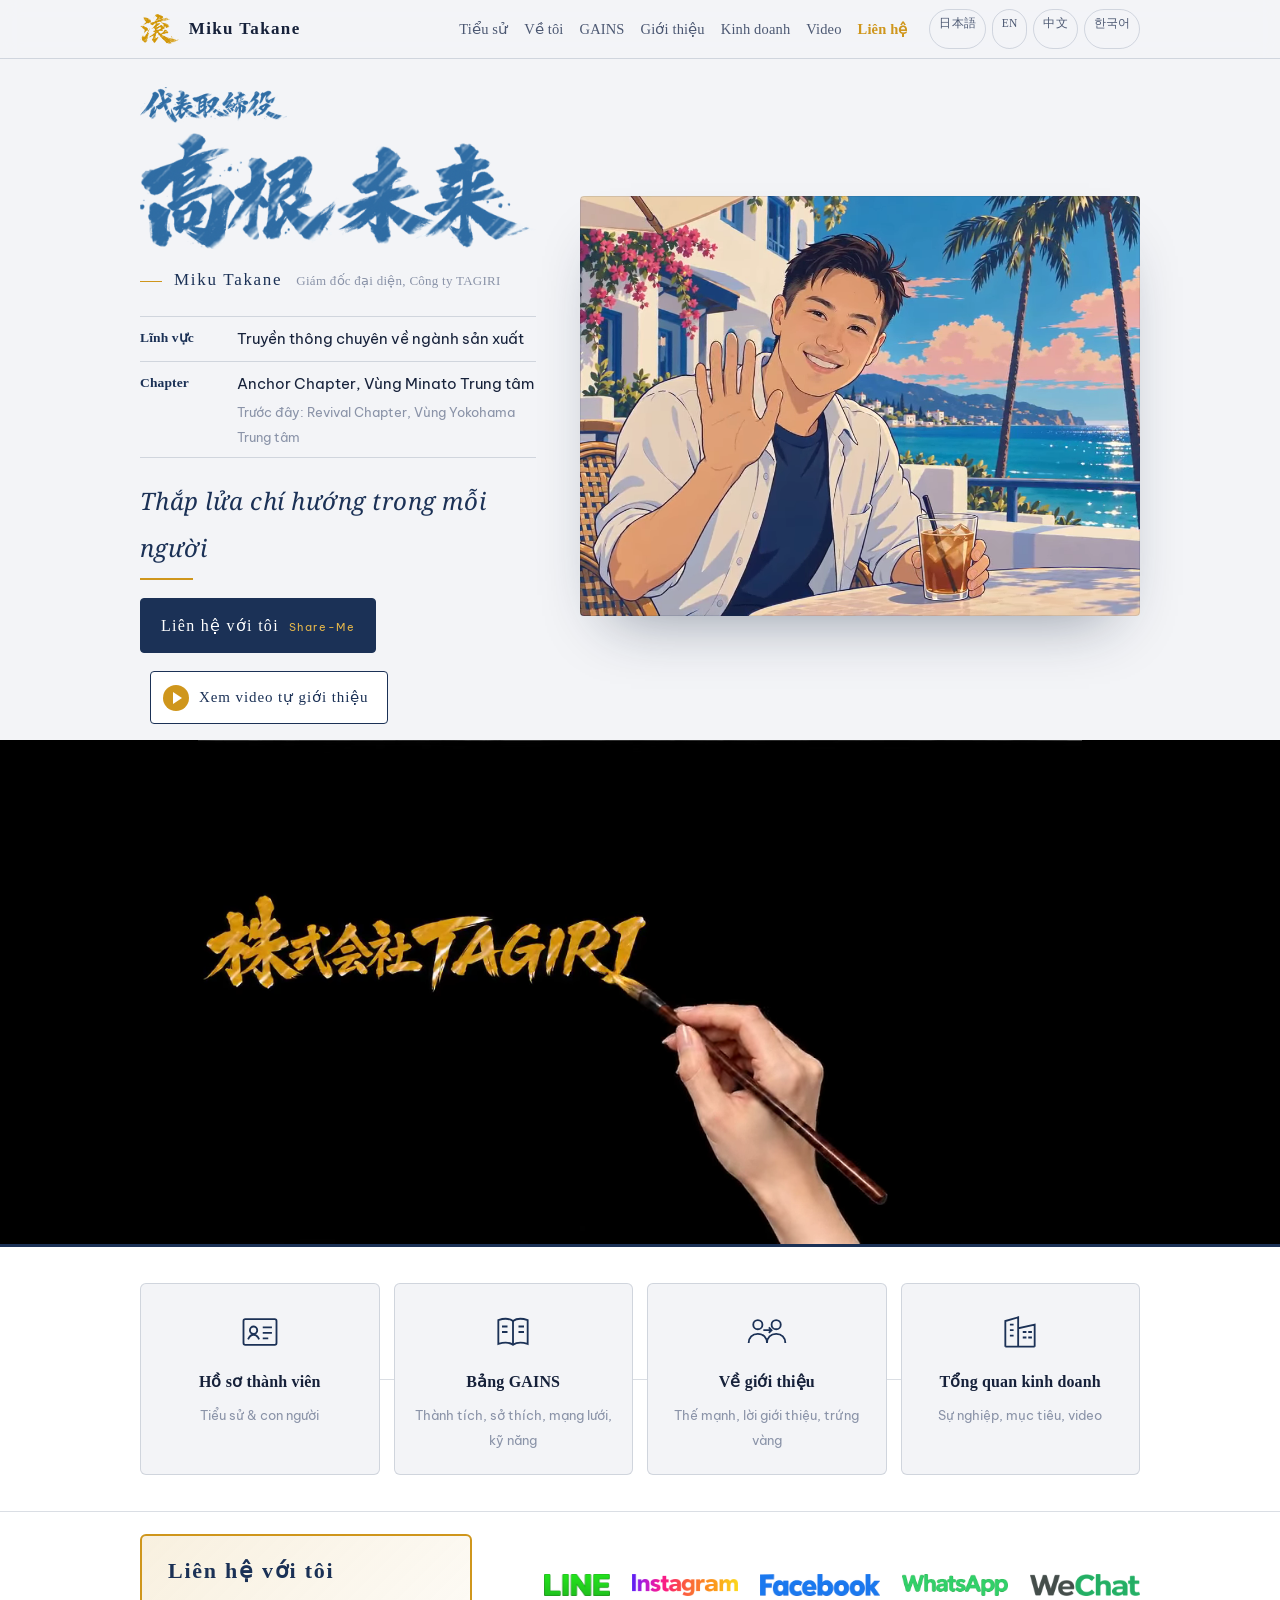
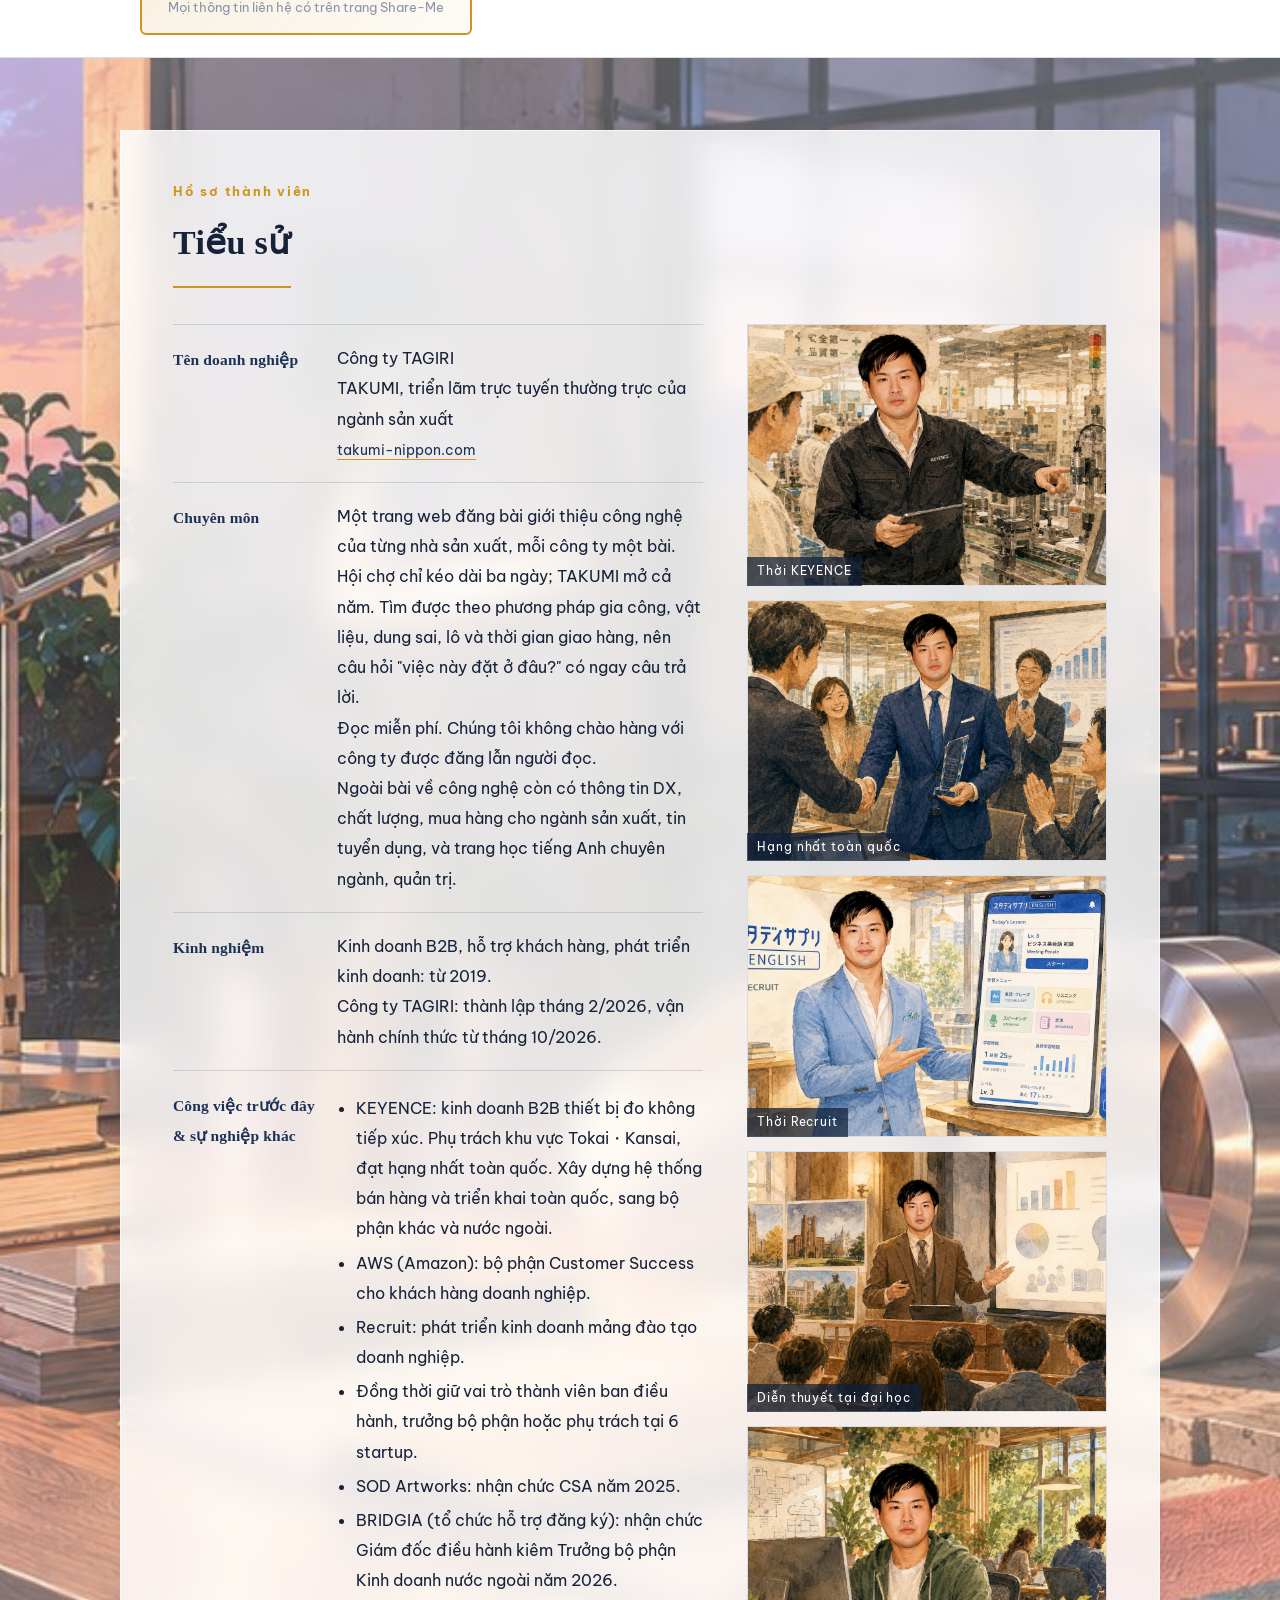
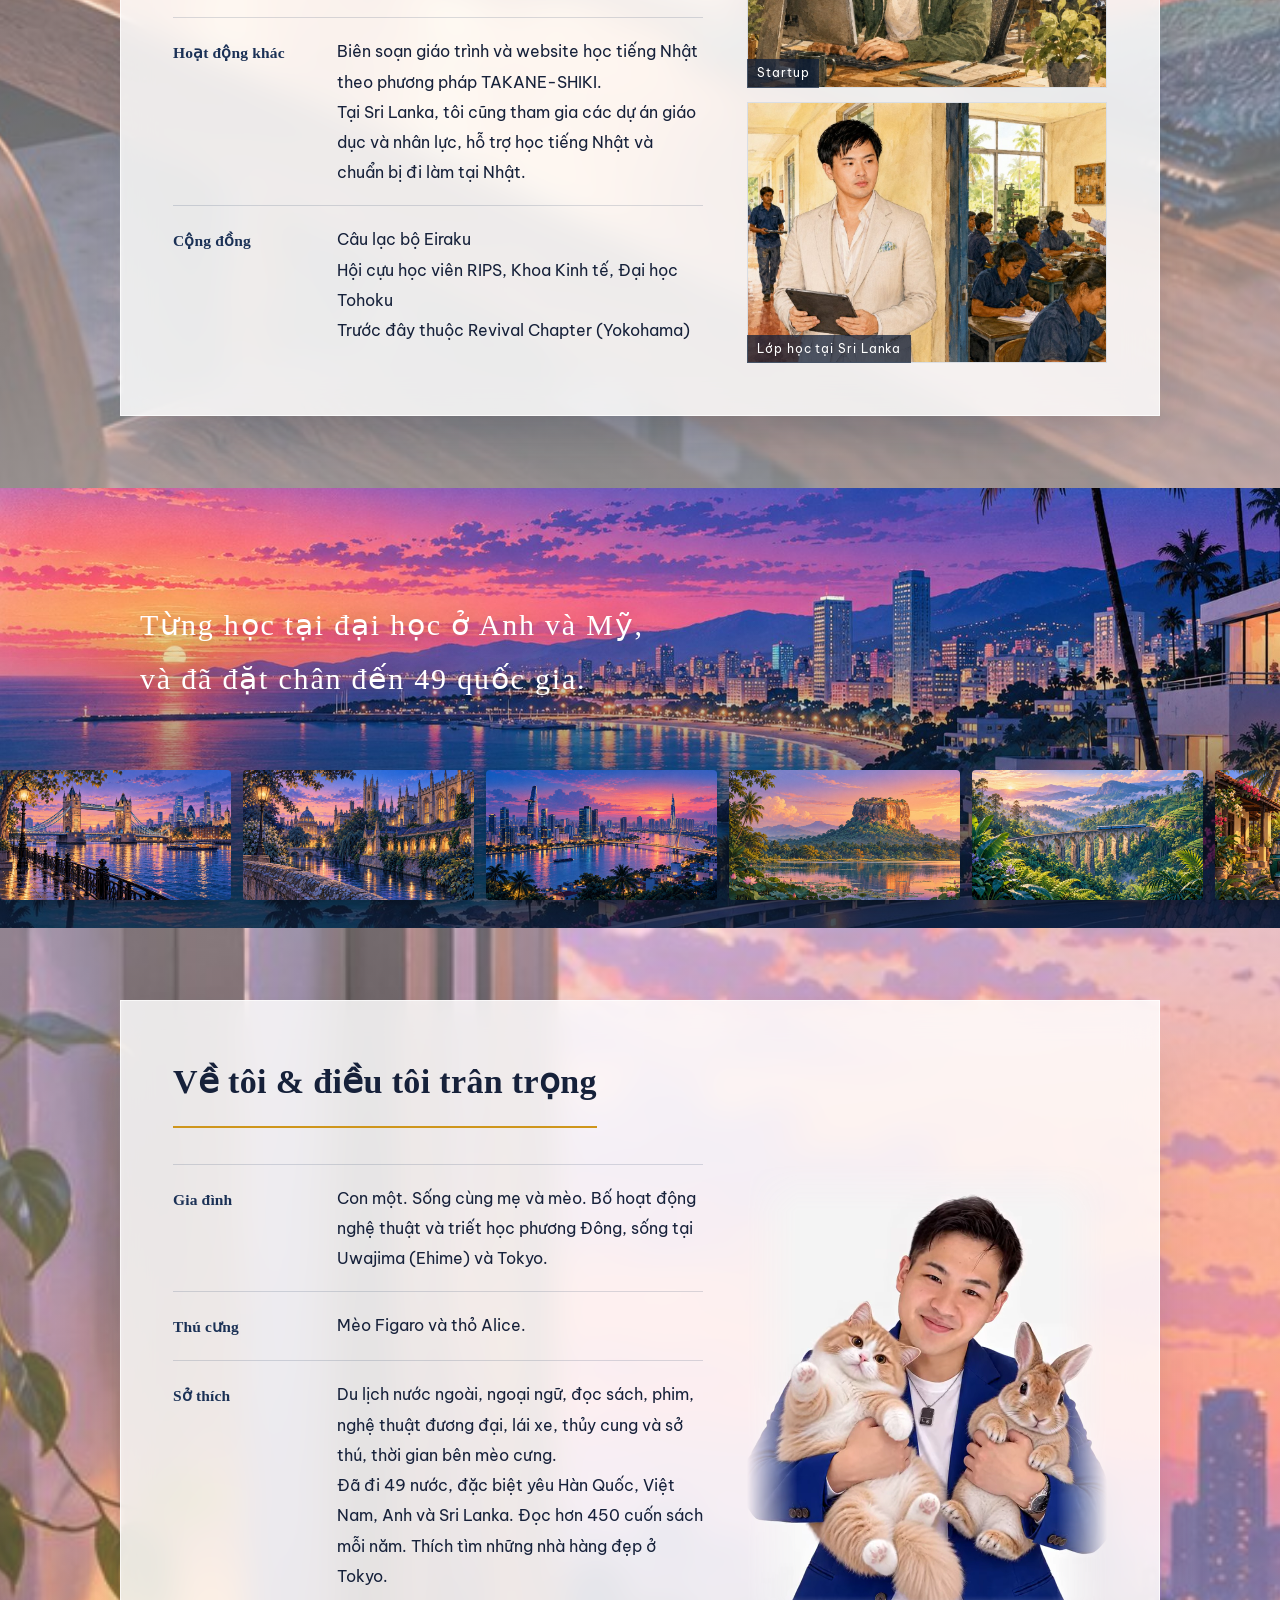
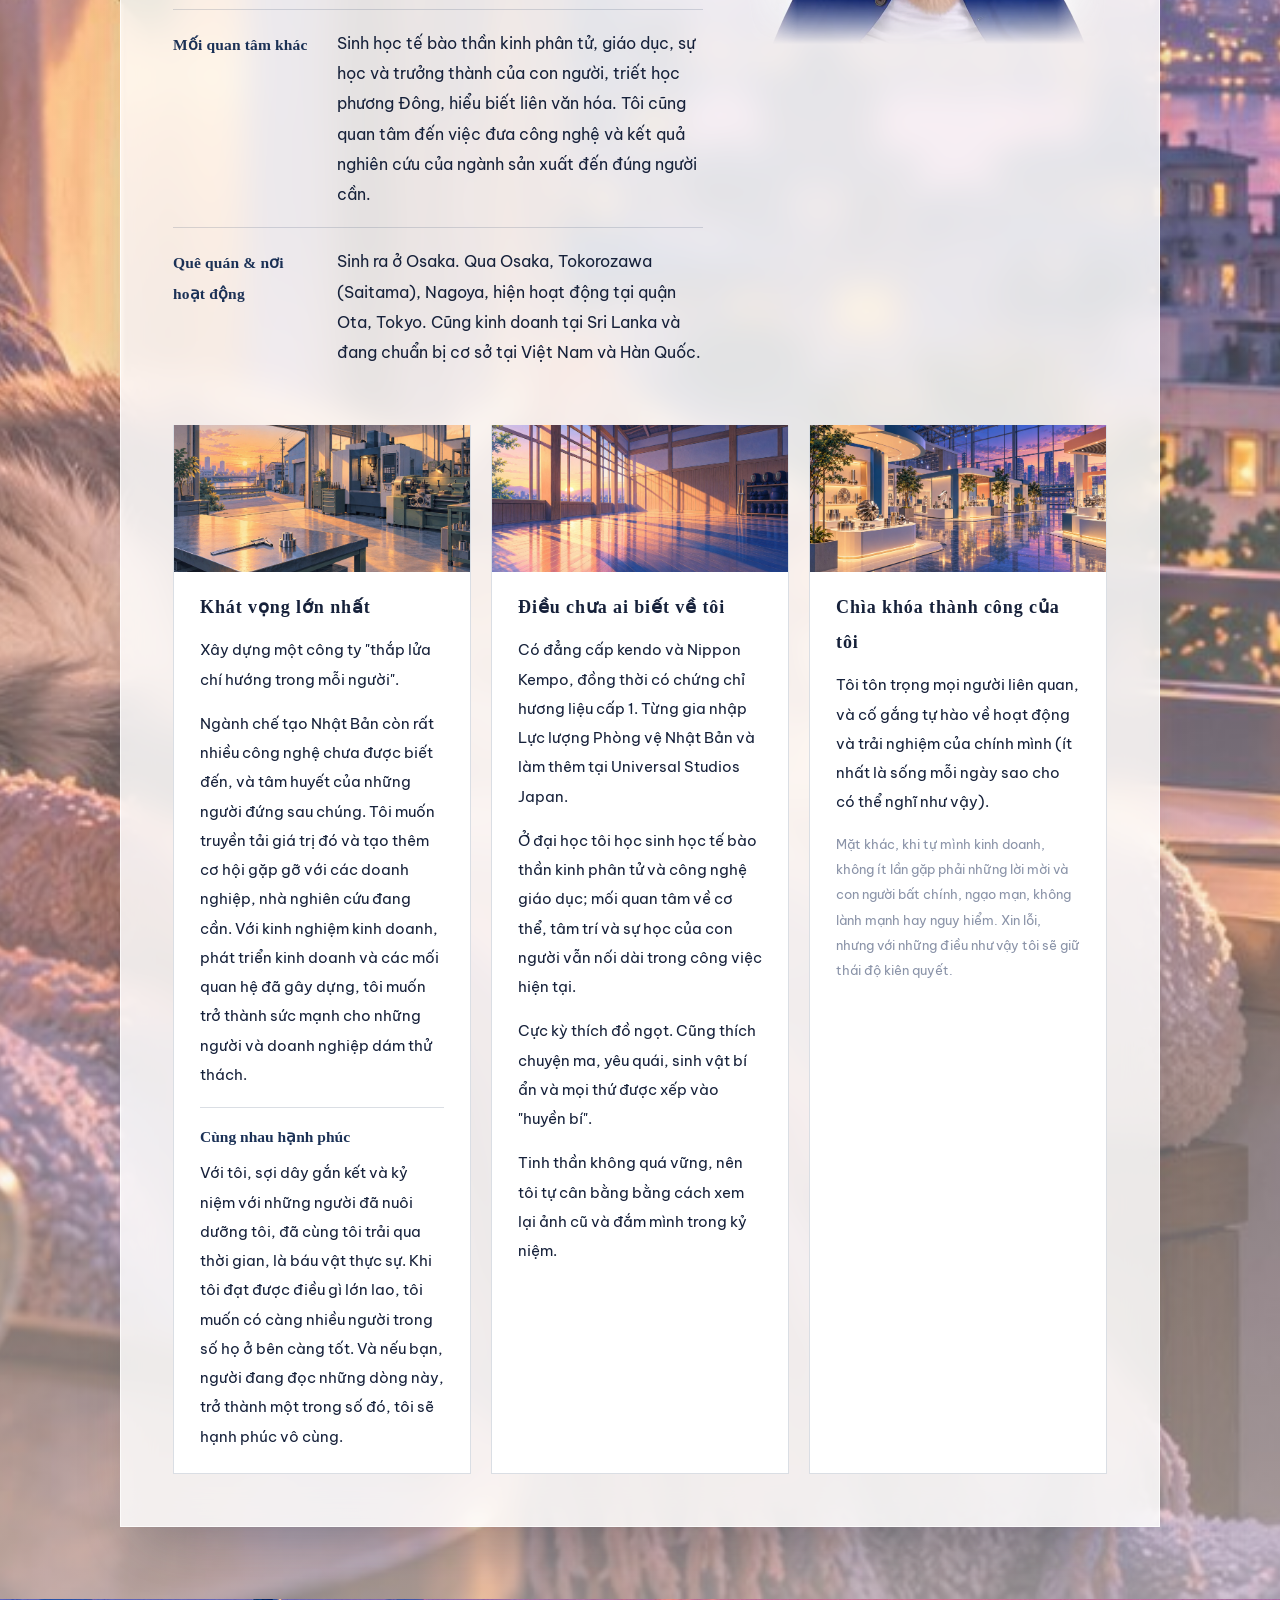
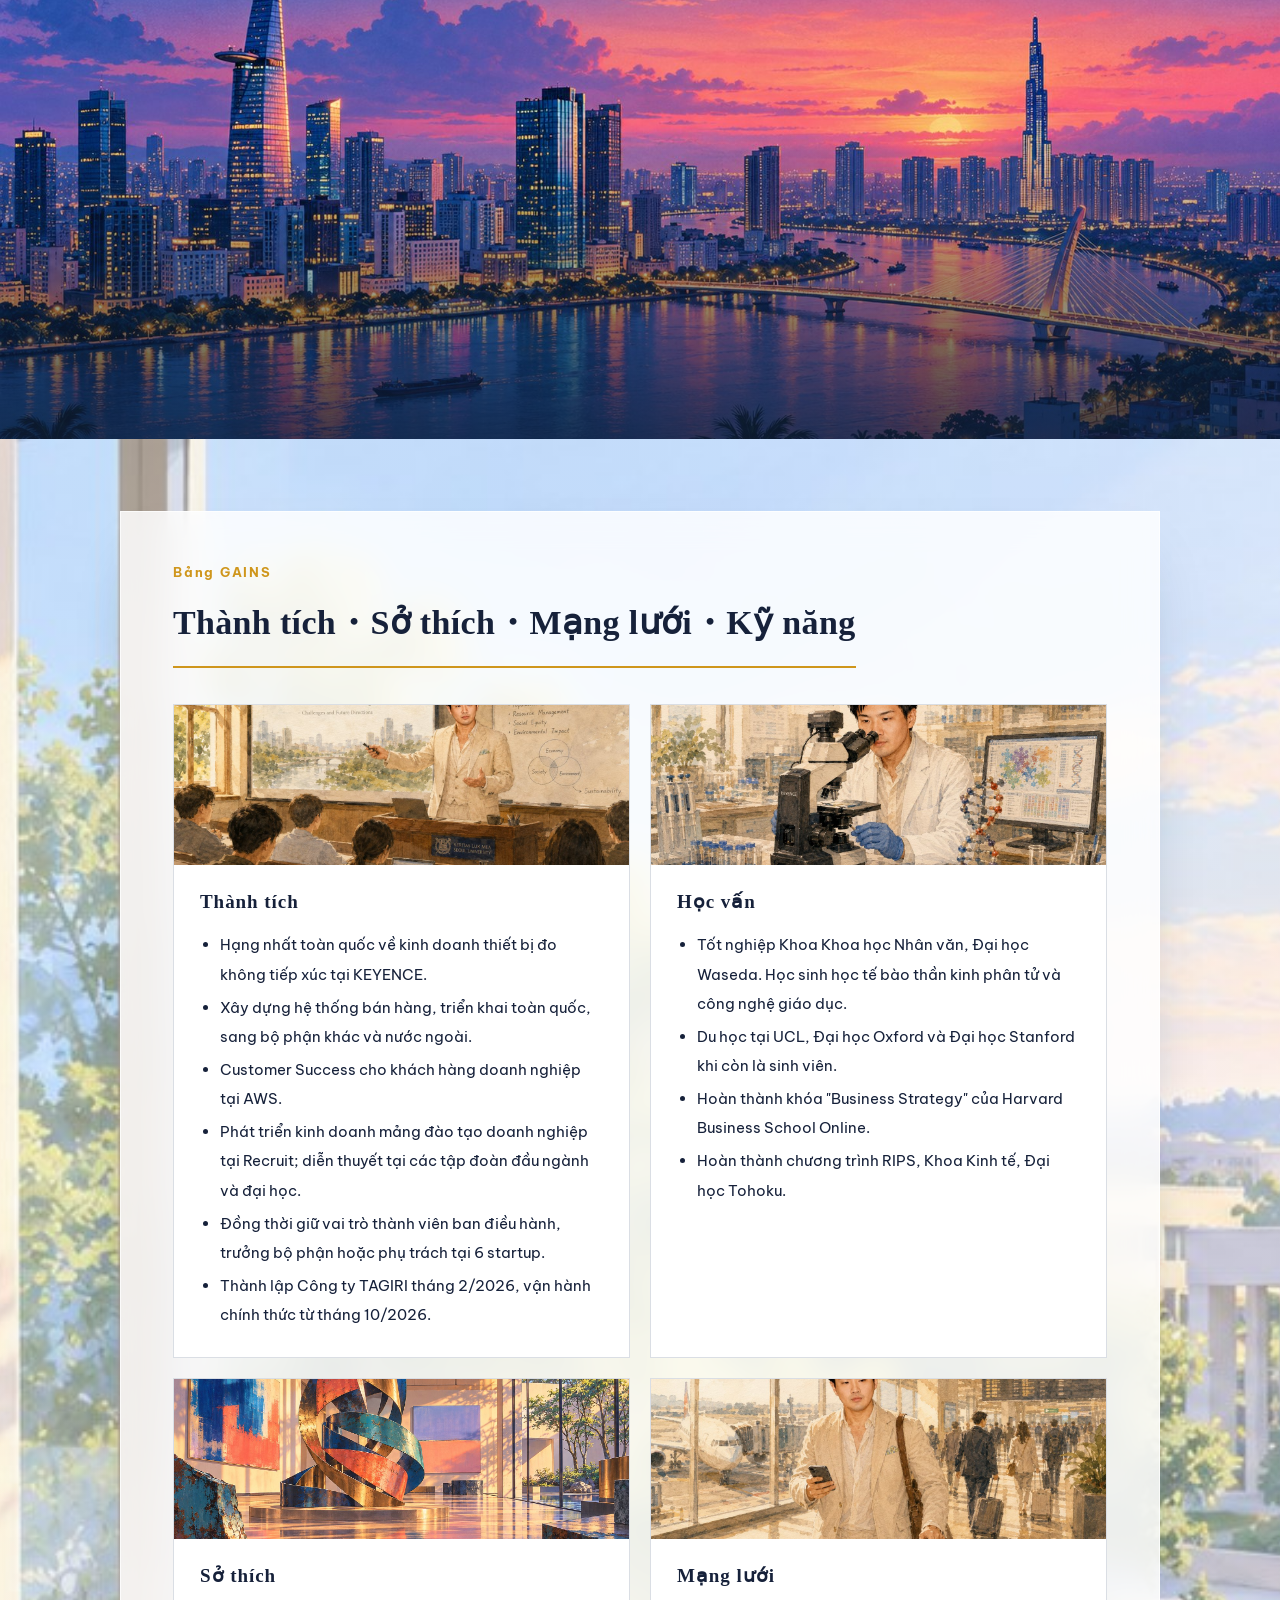
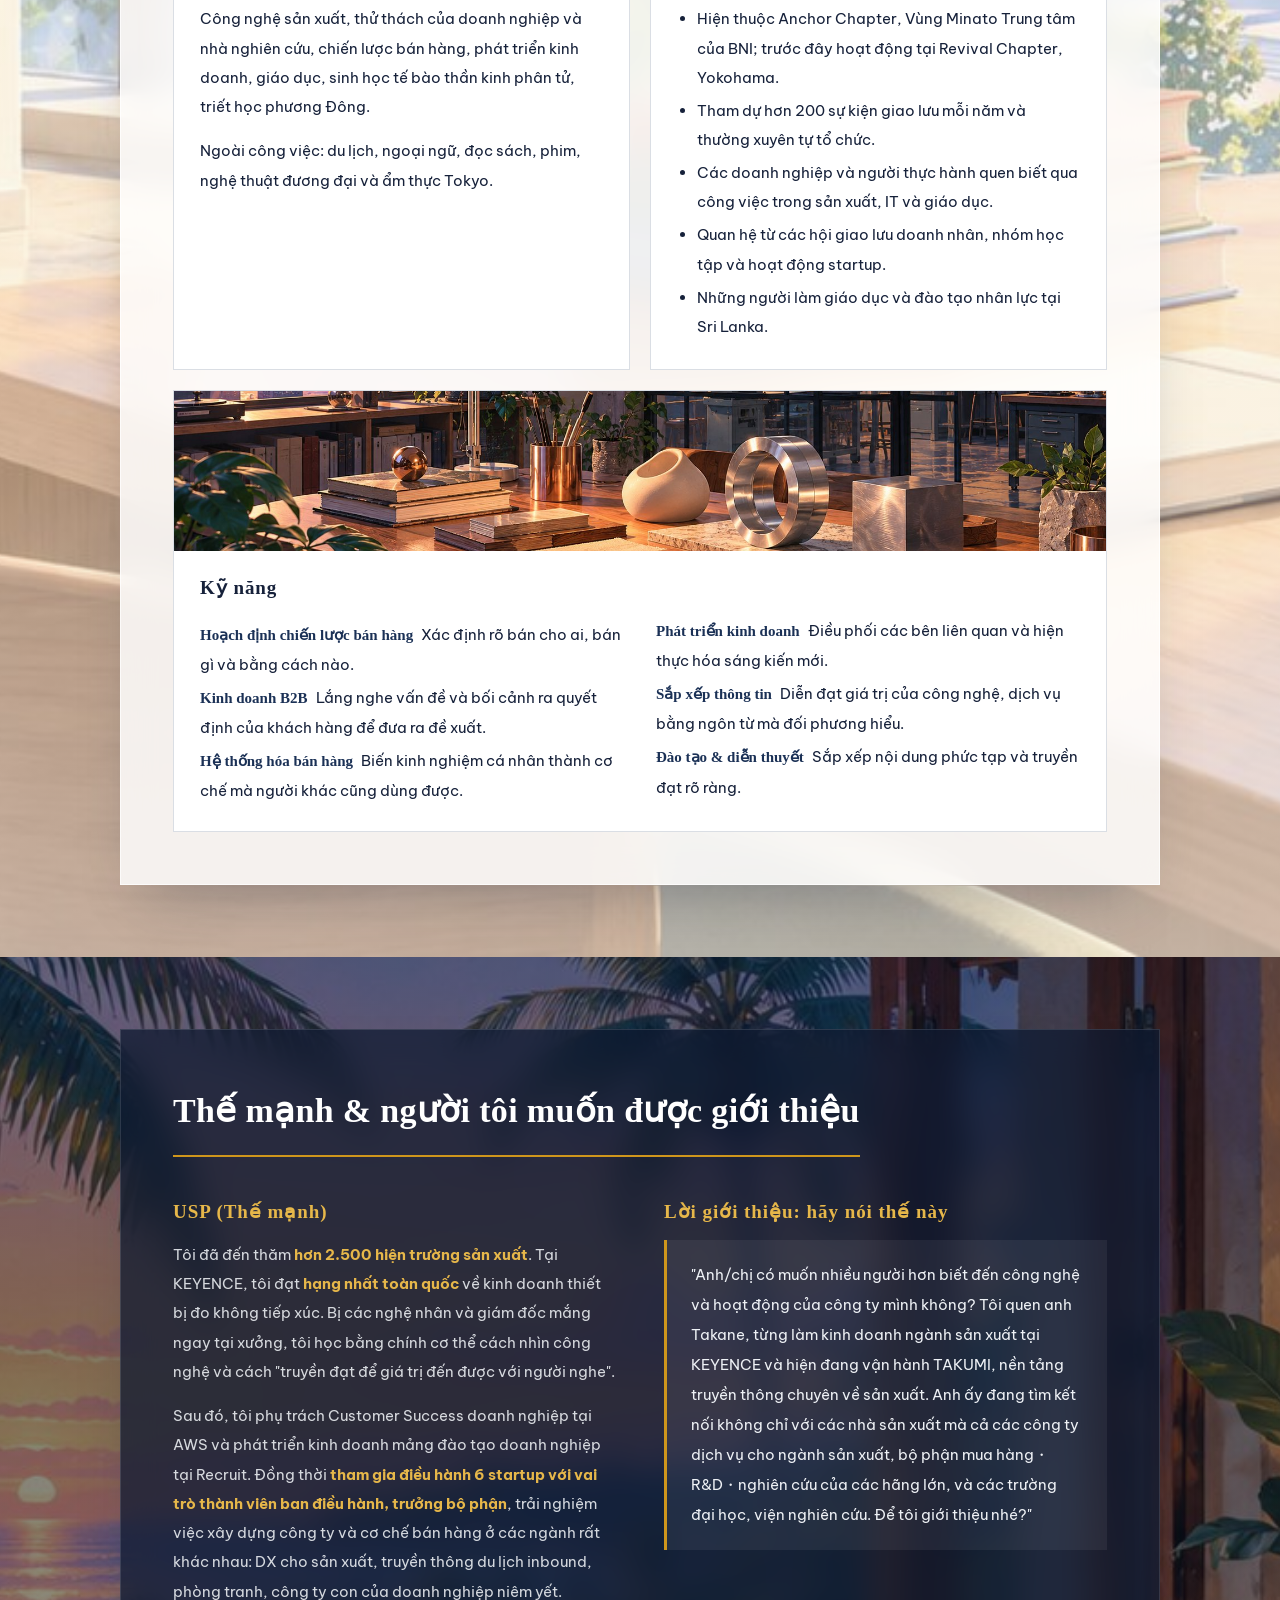
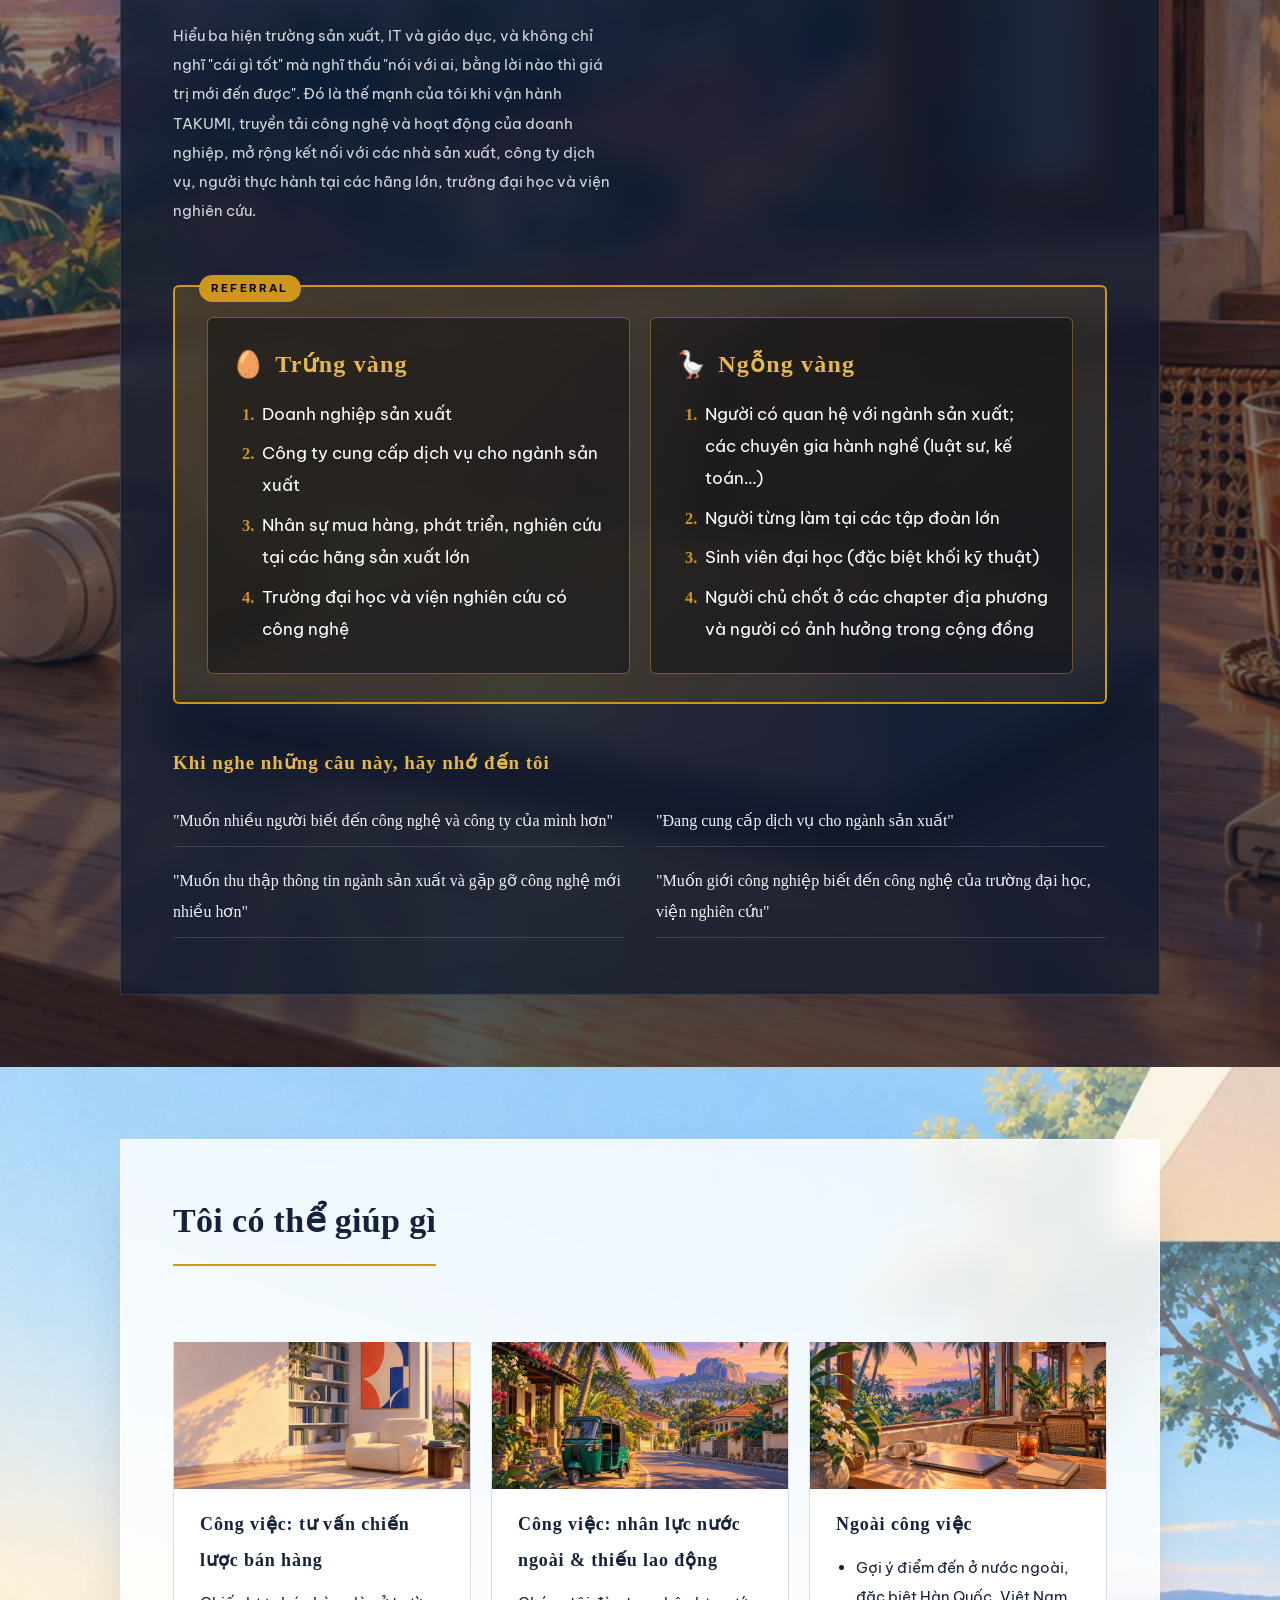
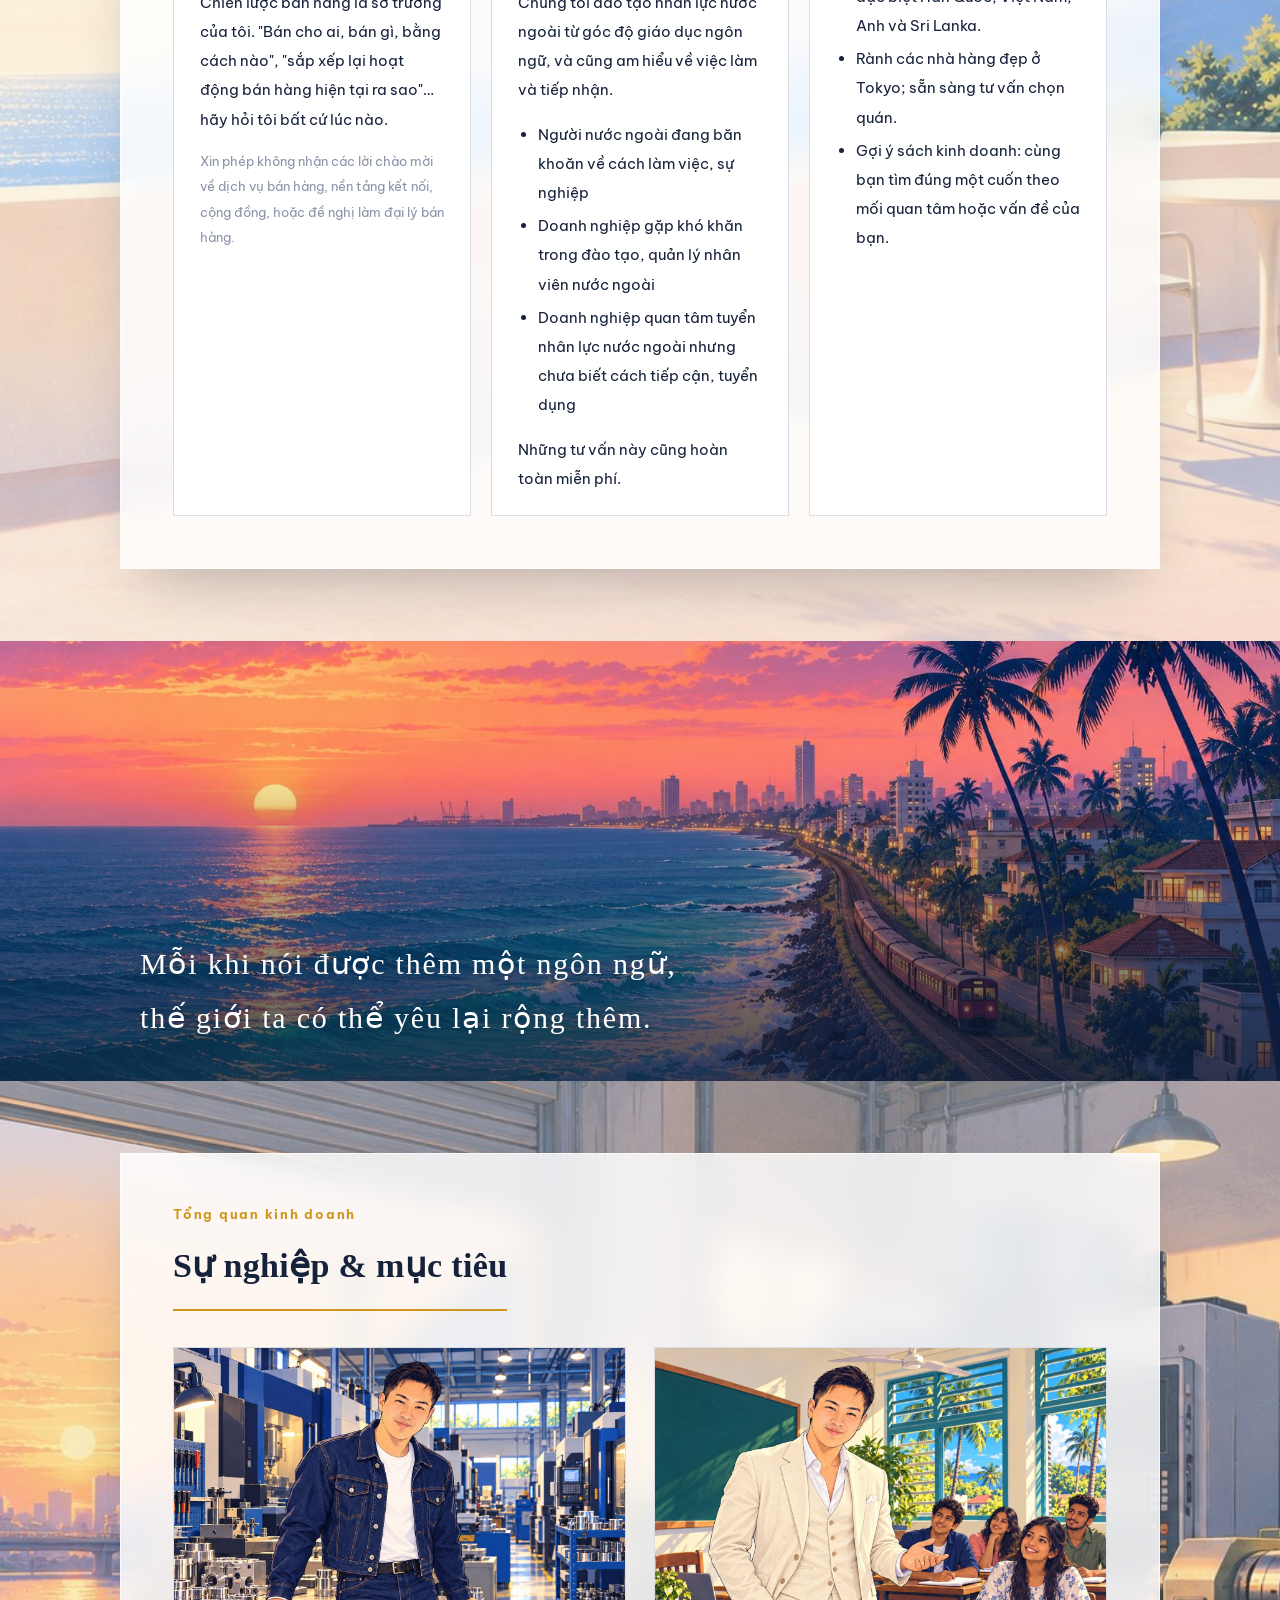
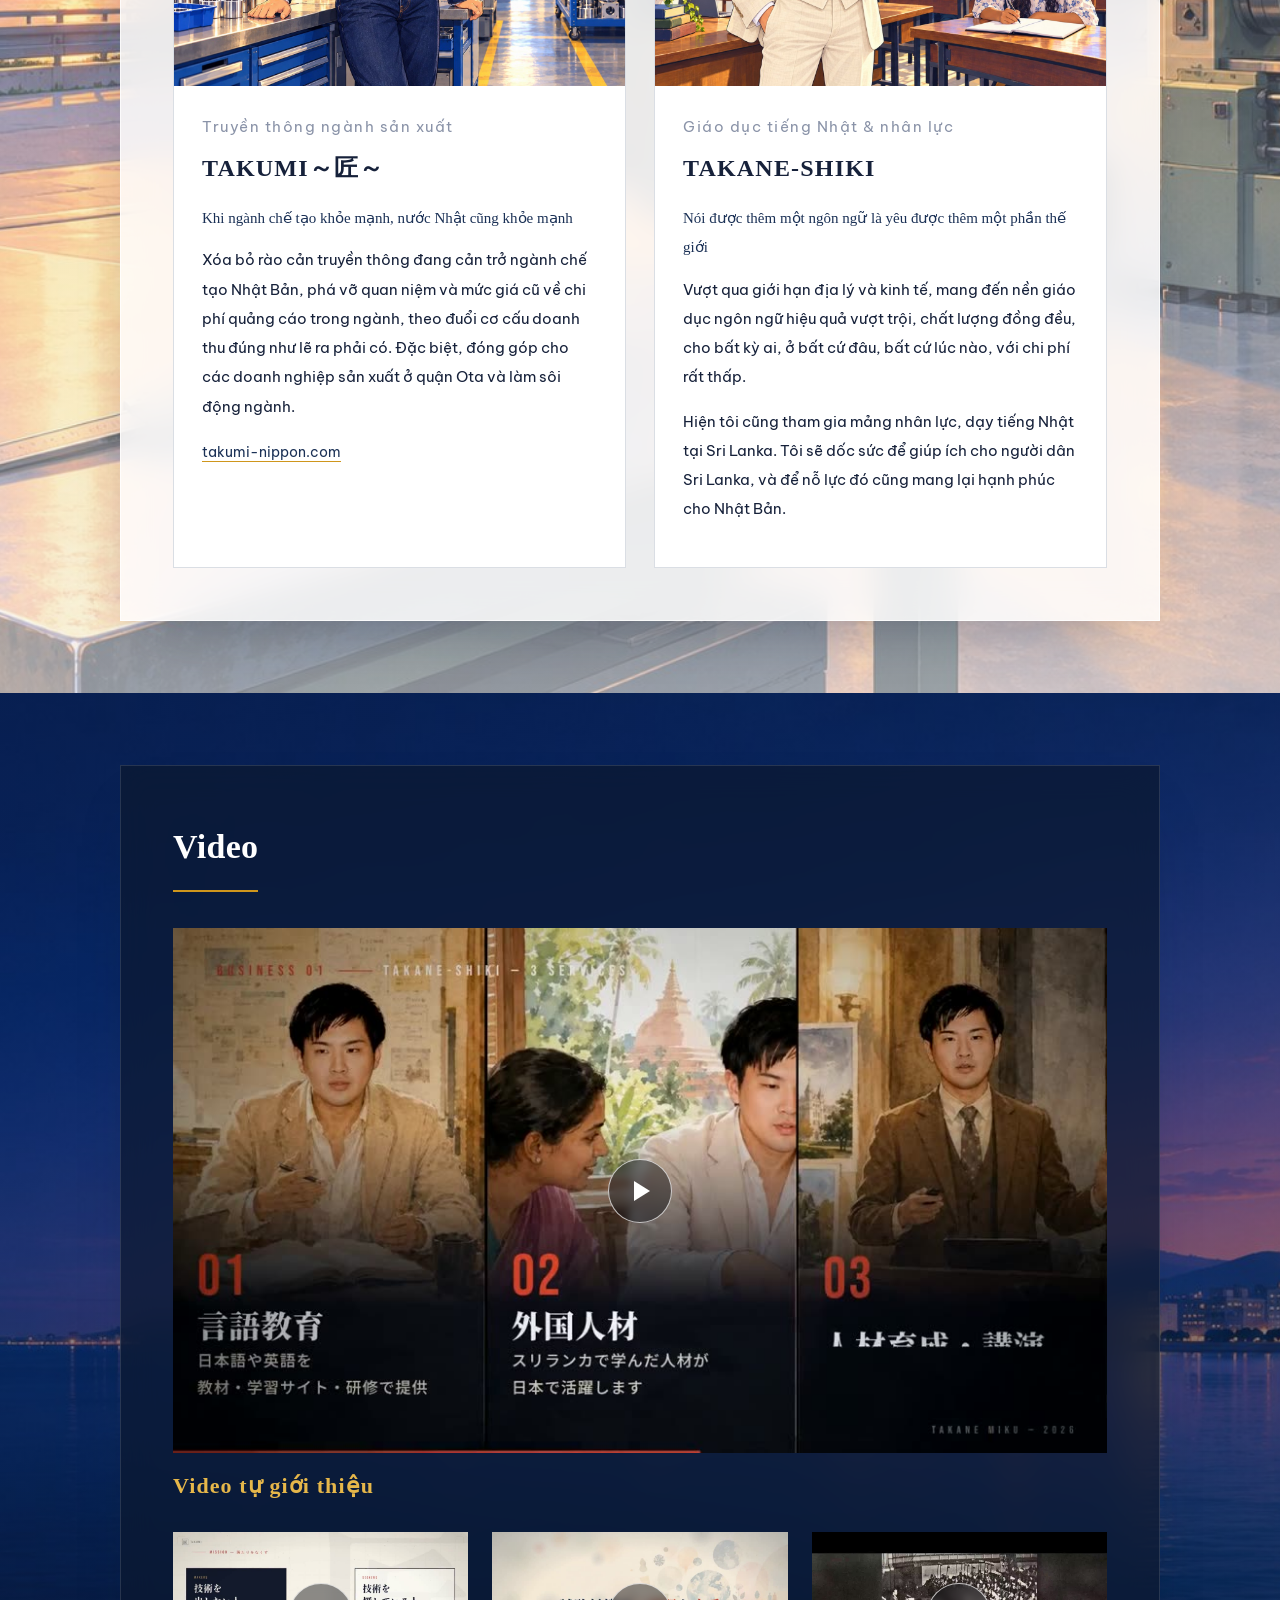
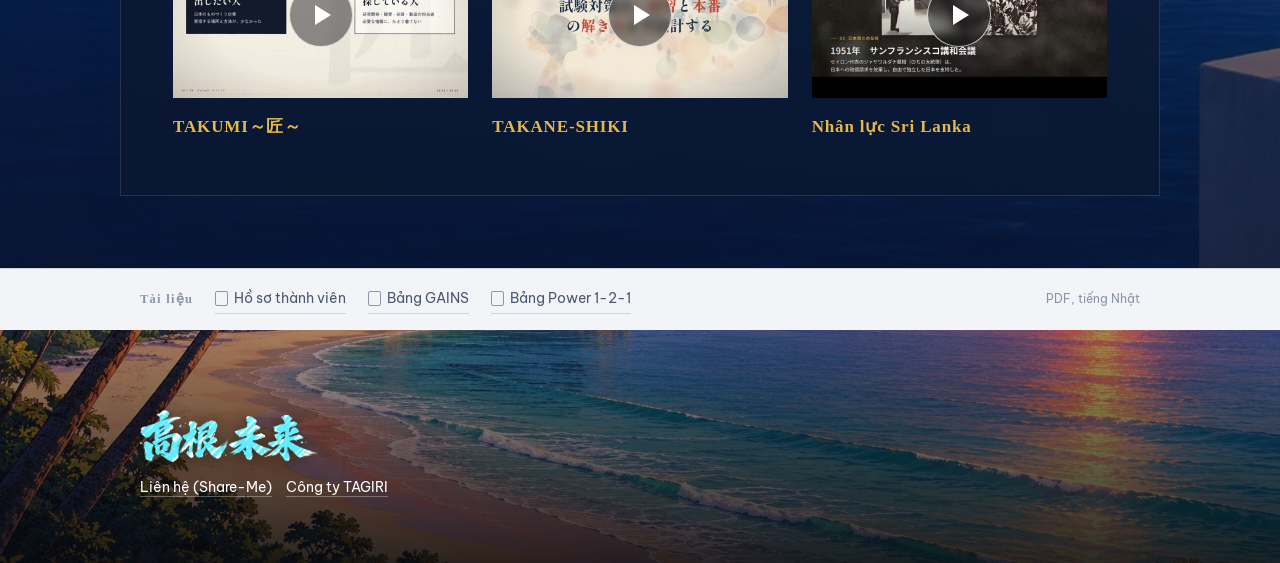
<file: vi.html>
<!doctype html>
<html lang="vi">
<head>
<meta charset="utf-8">
<meta name="viewport" content="width=device-width, initial-scale=1">
<meta name="robots" content="noindex, nofollow, noarchive">
<title>Miku Takane</title>
<meta name="description" content="Trang giới thiệu của Miku Takane, Giám đốc đại diện Công ty TAGIRI">
<link rel="preconnect" href="https://fonts.googleapis.com">
<link rel="preconnect" href="https://fonts.gstatic.com" crossorigin>
<link href="https://fonts.googleapis.com/css2?family=Shippori+Mincho:wght@500;700&family=Zen+Kaku+Gothic+New:wght@400;500;700&display=swap" rel="stylesheet">
<link href="https://fonts.googleapis.com/css2?family=Noto+Serif:ital,wght@0,500;0,700;1,500&family=Be+Vietnam+Pro:wght@400;500;700&display=swap" rel="stylesheet">
<link rel="stylesheet" href="assets/style.css?v=20261104a">
<link rel="icon" href="data:image/svg+xml,%3Csvg xmlns='http://www.w3.org/2000/svg' viewBox='0 0 32 32'%3E%3Crect width='32' height='32' rx='4' fill='%2307090e'/%3E%3Ctext x='16' y='23' text-anchor='middle' font-size='20' font-family='serif' font-weight='700' fill='%23cf961c'%3E滾%3C/text%3E%3C/svg%3E">
</head>
<body>

<header class="top">
  <div class="wrap">
    <a class="brand" href="#"><img src="assets/lettering/tagiru.png" alt="滾"><span>Miku Takane</span></a>
    <nav class="nav">
      <a href="#bio">Tiểu sử</a>
      <a href="#person">Về tôi</a>
      <a href="#gains">GAINS</a>
      <a href="#ask">Giới thiệu</a>
      <a href="#works">Kinh doanh</a>
      <a href="#videos">Video</a>
      <a class="nav-contact" href="#contact">Liên hệ</a>
      <a class="nav-lang" href="./">日本語</a>
      <a class="nav-lang" href="en.html">EN</a>
      <a class="nav-lang" href="zh.html">中文</a>
      <a class="nav-lang" href="ko.html">한국어</a>
    </nav>
  </div>
</header>

<section class="hero">
  <div class="wrap">
    <div class="hero-text">
      <img class="lettering-title rise" src="assets/lettering/title.png" alt="Giám đốc đại diện">
      <img class="lettering-name rise" src="assets/lettering/name.png" alt="Miku Takane">
      <p class="reading rise"><span class="kana">Miku Takane</span><span class="roman">Giám đốc đại diện, Công ty TAGIRI</span></p>
      <dl class="hero-facts rise">
        <div><dt>Lĩnh vực</dt><dd>Truyền thông chuyên về ngành sản xuất</dd></div>
        <div><dt>Chapter</dt><dd>Anchor Chapter, Vùng Minato Trung tâm<br><small>Trước đây: Revival Chapter, Vùng Yokohama Trung tâm</small></dd></div>
      </dl>
      <p class="tagline rise">Thắp lửa chí hướng trong mỗi người</p>
      <a class="contact-btn rise" href="https://share-me.design/miku39219?p=2775" target="_blank" rel="noopener">Liên hệ với tôi<span>Share-Me</span></a>
      <a class="watch-btn rise" href="#selfIntro" id="watchBtn"><b></b>Xem video tự giới thiệu</a>
    </div>
    <div class="hero-video rise">
      <video autoplay muted loop playsinline poster="assets/hero-poster.jpg">
        <source src="assets/hero-loop.mp4" type="video/mp4">
        <source src="assets/hero-loop.webm" type="video/webm">
      </video>
    </div>
  </div>
  <div class="brush rise" id="brush">
    <video id="brushVideo" muted playsinline preload="auto" poster="assets/intro-end.jpg">
      <source src="assets/intro.mp4" type="video/mp4">
      <source src="assets/intro.webm" type="video/webm">
    </video>
    <button class="replay" id="brushReplay" type="button" aria-label="Phát lại">↻</button>
  </div>
</section>

<nav class="cards" aria-label="Mục lục">
  <div class="wrap">
    <a class="card rise" href="#bio">
      <svg viewBox="0 0 48 48" fill="none" stroke="currentColor" stroke-width="2"><rect x="6" y="10" width="36" height="28" rx="2"/><circle cx="17" cy="22" r="4"/><path d="M11 32c1.5-3.5 4-5 6-5s4.5 1.5 6 5M27 19h10M27 25h10M27 31h6"/></svg>
      <span>Hồ sơ thành viên</span>
      <small>Tiểu sử &amp; con người</small>
    </a>
    <a class="card rise" href="#gains">
      <svg viewBox="0 0 48 48" fill="none" stroke="currentColor" stroke-width="2"><path d="M24 12c-4-3-10-3-16-1v26c6-2 12-2 16 1 4-3 10-3 16-1V11c-6-2-12-2-16 1z"/><path d="M24 12v26M12 18h6M12 24h6M30 18h6M30 24h6"/></svg>
      <span>Bảng GAINS</span>
      <small>Thành tích, sở thích, mạng lưới, kỹ năng</small>
    </a>
    <a class="card rise" href="#ask">
      <svg viewBox="0 0 48 48" fill="none" stroke="currentColor" stroke-width="2"><circle cx="14" cy="16" r="5"/><circle cx="34" cy="16" r="5"/><path d="M4 36c0-6 4-10 10-10s10 4 10 10M24 36c0-6 4-10 10-10s10 4 10 10"/><path d="M20 22h8M26 19l3 3-3 3"/></svg>
      <span>Về giới thiệu</span>
      <small>Thế mạnh, lời giới thiệu, trứng vàng</small>
    </a>
    <a class="card rise" href="#works">
      <svg viewBox="0 0 48 48" fill="none" stroke="currentColor" stroke-width="2"><path d="M8 40V12l14-4v32M22 40V20l18-4v24M8 40h32"/><path d="M13 16h4M13 22h4M13 28h4M27 24h4M33 24h4M27 30h4M33 30h4"/></svg>
      <span>Tổng quan kinh doanh</span>
      <small>Sự nghiệp, mục tiêu, video</small>
    </a>
  </div>
</nav>

<section class="contact" id="contact">
  <div class="wrap">
    <a class="contact-main" href="https://share-me.design/miku39219?p=2775" target="_blank" rel="noopener">
      <span class="contact-label">Liên hệ với tôi</span>
      <span class="contact-sub">Mọi thông tin liên hệ có trên trang Share-Me</span>
    </a>
    <div class="sns">
      <a href="https://share-me.design/miku39219?p=2775" target="_blank" rel="noopener"><img src="assets/sns/line.png" alt="LINE"></a>
      <a href="https://share-me.design/miku39219?p=2775" target="_blank" rel="noopener"><img src="assets/sns/instagram.png" alt="Instagram"></a>
      <a href="https://share-me.design/miku39219?p=2775" target="_blank" rel="noopener"><img src="assets/sns/facebook.png" alt="Facebook"></a>
      <a href="https://share-me.design/miku39219?p=2775" target="_blank" rel="noopener"><img src="assets/sns/whatsapp.png" alt="WhatsApp"></a>
      <a href="https://share-me.design/miku39219?p=2775" target="_blank" rel="noopener"><img src="assets/sns/wechat.png" alt="WeChat"></a>
    </div>
  </div>
</section>

<main>
  <section class="section photo" id="bio" style="--img:url(../uploads/bg/workshop-desk.jpg)">
    <div class="wrap">
      <p class="part rv">Hồ sơ thành viên</p>
      <h2 class="rv">Tiểu sử</h2>
      <div class="split">
      <dl class="facts rv">
        <div><dt>Tên doanh nghiệp</dt><dd>Công ty TAGIRI<br>TAKUMI, triển lãm trực tuyến thường trực của ngành sản xuất<br><a class="textlink" href="https://takumi-nippon.com/" target="_blank" rel="noopener">takumi-nippon.com</a></dd></div>
        <div><dt>Chuyên môn</dt><dd>Một trang web đăng bài giới thiệu công nghệ của từng nhà sản xuất, mỗi công ty một bài.<br>Hội chợ chỉ kéo dài ba ngày; TAKUMI mở cả năm. Tìm được theo phương pháp gia công, vật liệu, dung sai, lô và thời gian giao hàng, nên câu hỏi "việc này đặt ở đâu?" có ngay câu trả lời.<br>Đọc miễn phí. Chúng tôi không chào hàng với công ty được đăng lẫn người đọc.<br>Ngoài bài về công nghệ còn có thông tin DX, chất lượng, mua hàng cho ngành sản xuất, tin tuyển dụng, và trang học tiếng Anh chuyên ngành, quản trị.</dd></div>
        <div><dt>Kinh nghiệm</dt><dd>Kinh doanh B2B, hỗ trợ khách hàng, phát triển kinh doanh: từ 2019.<br>Công ty TAGIRI: thành lập tháng 2/2026, vận hành chính thức từ tháng 10/2026.</dd></div>
        <div><dt>Công việc trước đây<br>&amp; sự nghiệp khác</dt><dd>
          <ul>
            <li>KEYENCE: kinh doanh B2B thiết bị đo không tiếp xúc. Phụ trách khu vực Tokai・Kansai, đạt hạng nhất toàn quốc. Xây dựng hệ thống bán hàng và triển khai toàn quốc, sang bộ phận khác và nước ngoài.</li>
            <li>AWS (Amazon): bộ phận Customer Success cho khách hàng doanh nghiệp.</li>
            <li>Recruit: phát triển kinh doanh mảng đào tạo doanh nghiệp.</li>
            <li>Đồng thời giữ vai trò thành viên ban điều hành, trưởng bộ phận hoặc phụ trách tại 6 startup.</li>
            <li>SOD Artworks: nhận chức CSA năm 2025.</li>
            <li>BRIDGIA (tổ chức hỗ trợ đăng ký): nhận chức Giám đốc điều hành kiêm Trưởng bộ phận Kinh doanh nước ngoài năm 2026.</li>
          </ul>
        </dd></div>
        <div><dt>Hoạt động khác</dt><dd>Biên soạn giáo trình và website học tiếng Nhật theo phương pháp TAKANE-SHIKI.<br>Tại Sri Lanka, tôi cũng tham gia các dự án giáo dục và nhân lực, hỗ trợ học tiếng Nhật và chuẩn bị đi làm tại Nhật.</dd></div>
        <div><dt>Cộng đồng</dt><dd>Câu lạc bộ Eiraku<br>Hội cựu học viên RIPS, Khoa Kinh tế, Đại học Tohoku<br>Trước đây thuộc Revival Chapter (Yokohama)</dd></div>
      </dl>
      <div class="side-stack rv">
        <figure><img src="uploads/career/keyence.jpg" alt="" loading="lazy"><figcaption>Thời KEYENCE</figcaption></figure>
        <figure><img src="uploads/career/award.jpg" alt="" loading="lazy"><figcaption>Hạng nhất toàn quốc</figcaption></figure>
        <figure><img src="uploads/career/studysapuri.jpg" alt="" loading="lazy"><figcaption>Thời Recruit</figcaption></figure>
        <figure><img src="uploads/career/univ-lecture.jpg" alt="" loading="lazy"><figcaption>Diễn thuyết tại đại học</figcaption></figure>
        <figure><img src="uploads/career/startup.jpg" alt="" loading="lazy"><figcaption>Startup</figcaption></figure>
        <figure><img src="uploads/career/srilanka-school.jpg" alt="" loading="lazy"><figcaption>Lớp học tại Sri Lanka</figcaption></figure>
      </div>
      </div>
    </div>
  </section>

  <div class="band" style="--img:url(../uploads/bg/coast-road.jpg); --pos:center 40%">
    <div class="wrap"><p class="band-text rv">Từng học tại đại học ở Anh và Mỹ,<br>và đã đặt chân đến 49 quốc gia.</p></div>
    <div class="strip" aria-hidden="true"><div class="strip-track"><img src="uploads/bg/london.jpg" alt="" loading="lazy"><img src="uploads/bg/oxford.jpg" alt="" loading="lazy"><img src="uploads/bg/city-river.jpg" alt="" loading="lazy"><img src="uploads/bg/sigiriya.jpg" alt="" loading="lazy"><img src="uploads/bg/srilanka-train.jpg" alt="" loading="lazy"><img src="uploads/bg/tuktuk.jpg" alt="" loading="lazy"><img src="uploads/bg/colombo-train.jpg" alt="" loading="lazy"><img src="uploads/bg/promenade.jpg" alt="" loading="lazy"><img src="uploads/bg/beach-sunset.jpg" alt="" loading="lazy"><img src="uploads/bg/osaka-castle.jpg" alt="" loading="lazy"><img src="uploads/bg/sea-sunset.jpg" alt="" loading="lazy"><img src="uploads/bg/white-arch-pool.jpg" alt="" loading="lazy"><img src="uploads/bg/london.jpg" alt="" loading="lazy"><img src="uploads/bg/oxford.jpg" alt="" loading="lazy"><img src="uploads/bg/city-river.jpg" alt="" loading="lazy"><img src="uploads/bg/sigiriya.jpg" alt="" loading="lazy"><img src="uploads/bg/srilanka-train.jpg" alt="" loading="lazy"><img src="uploads/bg/tuktuk.jpg" alt="" loading="lazy"><img src="uploads/bg/colombo-train.jpg" alt="" loading="lazy"><img src="uploads/bg/promenade.jpg" alt="" loading="lazy"><img src="uploads/bg/beach-sunset.jpg" alt="" loading="lazy"><img src="uploads/bg/osaka-castle.jpg" alt="" loading="lazy"><img src="uploads/bg/sea-sunset.jpg" alt="" loading="lazy"><img src="uploads/bg/white-arch-pool.jpg" alt="" loading="lazy"></div></div>
  </div>

  <section class="section photo" id="person" style="--img:url(../uploads/bg/cat-window.jpg); --pos:center 30%">
    <div class="wrap">
      <h2 class="rv">Về tôi &amp; điều tôi trân trọng</h2>
      <div class="split">
      <dl class="facts rv">
        <div><dt>Gia đình</dt><dd>Con một. Sống cùng mẹ và mèo. Bố hoạt động nghệ thuật và triết học phương Đông, sống tại Uwajima (Ehime) và Tokyo.</dd></div>
        <div><dt>Thú cưng</dt><dd>Mèo Figaro và thỏ Alice.</dd></div>
        <div><dt>Sở thích</dt><dd>Du lịch nước ngoài, ngoại ngữ, đọc sách, phim, nghệ thuật đương đại, lái xe, thủy cung và sở thú, thời gian bên mèo cưng.<br>Đã đi 49 nước, đặc biệt yêu Hàn Quốc, Việt Nam, Anh và Sri Lanka. Đọc hơn 450 cuốn sách mỗi năm. Thích tìm những nhà hàng đẹp ở Tokyo.</dd></div>
        <div><dt>Mối quan tâm khác</dt><dd>Sinh học tế bào thần kinh phân tử, giáo dục, sự học và trưởng thành của con người, triết học phương Đông, hiểu biết liên văn hóa. Tôi cũng quan tâm đến việc đưa công nghệ và kết quả nghiên cứu của ngành sản xuất đến đúng người cần.</dd></div>
        <div><dt>Quê quán &amp; nơi hoạt động</dt><dd>Sinh ra ở Osaka. Qua Osaka, Tokorozawa (Saitama), Nagoya, hiện hoạt động tại quận Ota, Tokyo. Cũng kinh doanh tại Sri Lanka và đang chuẩn bị cơ sở tại Việt Nam và Hàn Quốc.</dd></div>
      </dl>
      <figure class="side cutout rv"><video autoplay muted loop playsinline poster="assets/pets-poster.jpg"><source src="assets/pets-loop.mp4" type="video/mp4"><source src="assets/pets-loop.webm" type="video/webm"></video></figure>
      </div>
      <div class="three rv">
        <div class="box">
          <div class="bh" style="--img:url(../uploads/bg/factory-sunset.jpg)"></div>
          <h3>Khát vọng lớn nhất</h3>
          <p>Xây dựng một công ty "thắp lửa chí hướng trong mỗi người".</p>
          <p>Ngành chế tạo Nhật Bản còn rất nhiều công nghệ chưa được biết đến, và tâm huyết của những người đứng sau chúng. Tôi muốn truyền tải giá trị đó và tạo thêm cơ hội gặp gỡ với các doanh nghiệp, nhà nghiên cứu đang cần. Với kinh nghiệm kinh doanh, phát triển kinh doanh và các mối quan hệ đã gây dựng, tôi muốn trở thành sức mạnh cho những người và doanh nghiệp dám thử thách.</p>
          <h4>Cùng nhau hạnh phúc</h4>
          <p>Với tôi, sợi dây gắn kết và kỷ niệm với những người đã nuôi dưỡng tôi, đã cùng tôi trải qua thời gian, là báu vật thực sự. Khi tôi đạt được điều gì lớn lao, tôi muốn có càng nhiều người trong số họ ở bên càng tốt. Và nếu bạn, người đang đọc những dòng này, trở thành một trong số đó, tôi sẽ hạnh phúc vô cùng.</p>
        </div>
        <div class="box">
          <div class="bh" style="--img:url(../uploads/bg/dojo.jpg)"></div>
          <h3>Điều chưa ai biết về tôi</h3>
          <p>Có đẳng cấp kendo và Nippon Kempo, đồng thời có chứng chỉ hương liệu cấp 1. Từng gia nhập Lực lượng Phòng vệ Nhật Bản và làm thêm tại Universal Studios Japan.</p>
          <p>Ở đại học tôi học sinh học tế bào thần kinh phân tử và công nghệ giáo dục; mối quan tâm về cơ thể, tâm trí và sự học của con người vẫn nối dài trong công việc hiện tại.</p>
          <p>Cực kỳ thích đồ ngọt. Cũng thích chuyện ma, yêu quái, sinh vật bí ẩn và mọi thứ được xếp vào "huyền bí".</p>
          <p>Tinh thần không quá vững, nên tôi tự cân bằng bằng cách xem lại ảnh cũ và đắm mình trong kỷ niệm.</p>
        </div>
        <div class="box">
          <div class="bh" style="--img:url(../uploads/bg/expo-hall.jpg)"></div>
          <h3>Chìa khóa thành công của tôi</h3>
                              <p>Tôi tôn trọng mọi người liên quan, và cố gắng tự hào về hoạt động và trải nghiệm của chính mình (ít nhất là sống mỗi ngày sao cho có thể nghĩ như vậy).</p>
          <p class="note">Mặt khác, khi tự mình kinh doanh, không ít lần gặp phải những lời mời và con người bất chính, ngạo mạn, không lành mạnh hay nguy hiểm. Xin lỗi, nhưng với những điều như vậy tôi sẽ giữ thái độ kiên quyết.</p>
        </div>
      </div>
    </div>
  </section>

  <div class="band" style="--img:url(../uploads/bg/city-river.jpg); --pos:center 40%">
    <div class="wrap"><p class="band-text rv">Hiện nay công việc của tôi tập trung<br>tại Sri Lanka, Hàn Quốc và Việt Nam.</p></div>
  </div>

  <section class="section photo" id="gains" style="--img:url(../uploads/bg/study-desk.jpg)">
    <div class="wrap">
      <p class="part rv">Bảng GAINS</p>
      <h2 class="rv">Thành tích・Sở thích・Mạng lưới・Kỹ năng</h2>
      <div class="gains">
        <div class="gain rv">
          <div class="bh" style="--img:url(../uploads/career/seoul-lecture.jpg)"></div>
          <h3>Thành tích</h3>
          <ul>
            <li>Hạng nhất toàn quốc về kinh doanh thiết bị đo không tiếp xúc tại KEYENCE.</li>
            <li>Xây dựng hệ thống bán hàng, triển khai toàn quốc, sang bộ phận khác và nước ngoài.</li>
            <li>Customer Success cho khách hàng doanh nghiệp tại AWS.</li>
            <li>Phát triển kinh doanh mảng đào tạo doanh nghiệp tại Recruit; diễn thuyết tại các tập đoàn đầu ngành và đại học.</li>
            <li>Đồng thời giữ vai trò thành viên ban điều hành, trưởng bộ phận hoặc phụ trách tại 6 startup.</li>
            <li>Thành lập Công ty TAGIRI tháng 2/2026, vận hành chính thức từ tháng 10/2026.</li>
          </ul>
        </div>
        <div class="gain rv">
          <div class="bh" style="--img:url(../uploads/career/lab.jpg)"></div>
          <h3>Học vấn</h3>
          <ul>
            <li>Tốt nghiệp Khoa Khoa học Nhân văn, Đại học Waseda. Học sinh học tế bào thần kinh phân tử và công nghệ giáo dục.</li>
            <li>Du học tại UCL, Đại học Oxford và Đại học Stanford khi còn là sinh viên.</li>
            <li>Hoàn thành khóa "Business Strategy" của Harvard Business School Online.</li>
            <li>Hoàn thành chương trình RIPS, Khoa Kinh tế, Đại học Tohoku.</li>
          </ul>
        </div>
        <div class="gain rv">
          <div class="bh" style="--img:url(../uploads/bg/gallery.jpg)"></div>
          <h3>Sở thích</h3>
          <p>Công nghệ sản xuất, thử thách của doanh nghiệp và nhà nghiên cứu, chiến lược bán hàng, phát triển kinh doanh, giáo dục, sinh học tế bào thần kinh phân tử, triết học phương Đông.</p>
          <p>Ngoài công việc: du lịch, ngoại ngữ, đọc sách, phim, nghệ thuật đương đại và ẩm thực Tokyo.</p>
        </div>
        <div class="gain rv">
          <div class="bh" style="--img:url(../uploads/career/airport.jpg)"></div>
          <h3>Mạng lưới</h3>
          <ul>
            <li>Hiện thuộc Anchor Chapter, Vùng Minato Trung tâm của BNI; trước đây hoạt động tại Revival Chapter, Yokohama.</li>
            <li>Tham dự hơn 200 sự kiện giao lưu mỗi năm và thường xuyên tự tổ chức.</li>
            <li>Các doanh nghiệp và người thực hành quen biết qua công việc trong sản xuất, IT và giáo dục.</li>
            <li>Quan hệ từ các hội giao lưu doanh nhân, nhóm học tập và hoạt động startup.</li>
            <li>Những người làm giáo dục và đào tạo nhân lực tại Sri Lanka.</li>
          </ul>
        </div>
        <div class="gain rv wide">
          <div class="bh" style="--img:url(../uploads/bg/workshop-desk.jpg)"></div>
          <h3>Kỹ năng</h3>
          <ul class="two-col">
            <li><b>Hoạch định chiến lược bán hàng</b>&ensp;Xác định rõ bán cho ai, bán gì và bằng cách nào.</li>
            <li><b>Kinh doanh B2B</b>&ensp;Lắng nghe vấn đề và bối cảnh ra quyết định của khách hàng để đưa ra đề xuất.</li>
            <li><b>Hệ thống hóa bán hàng</b>&ensp;Biến kinh nghiệm cá nhân thành cơ chế mà người khác cũng dùng được.</li>
            <li><b>Phát triển kinh doanh</b>&ensp;Điều phối các bên liên quan và hiện thực hóa sáng kiến mới.</li>
            <li><b>Sắp xếp thông tin</b>&ensp;Diễn đạt giá trị của công nghệ, dịch vụ bằng ngôn từ mà đối phương hiểu.</li>
            <li><b>Đào tạo &amp; diễn thuyết</b>&ensp;Sắp xếp nội dung phức tạp và truyền đạt rõ ràng.</li>
          </ul>
        </div>
      </div>
    </div>
  </section>

  <section class="section dark photo" id="ask" style="--img:url(../uploads/bg/cafe-laptop.jpg)">
    <div class="wrap">
      <h2 class="rv">Thế mạnh &amp; người tôi muốn được giới thiệu</h2>
      <div class="ask-grid">
        <div class="rv">
          <h3>USP (Thế mạnh)</h3>
          <p>Tôi đã đến thăm <b>hơn 2.500 hiện trường sản xuất</b>. Tại KEYENCE, tôi đạt <b>hạng nhất toàn quốc</b> về kinh doanh thiết bị đo không tiếp xúc. Bị các nghệ nhân và giám đốc mắng ngay tại xưởng, tôi học bằng chính cơ thể cách nhìn công nghệ và cách "truyền đạt để giá trị đến được với người nghe".</p>
          <p>Sau đó, tôi phụ trách Customer Success doanh nghiệp tại AWS và phát triển kinh doanh mảng đào tạo doanh nghiệp tại Recruit. Đồng thời <b>tham gia điều hành 6 startup với vai trò thành viên ban điều hành, trưởng bộ phận</b>, trải nghiệm việc xây dựng công ty và cơ chế bán hàng ở các ngành rất khác nhau: DX cho sản xuất, truyền thông du lịch inbound, phòng tranh, công ty con của doanh nghiệp niêm yết.</p>
          <p>Hiểu ba hiện trường sản xuất, IT và giáo dục, và không chỉ nghĩ "cái gì tốt" mà nghĩ thấu "nói với ai, bằng lời nào thì giá trị mới đến được". Đó là thế mạnh của tôi khi vận hành TAKUMI, truyền tải công nghệ và hoạt động của doanh nghiệp, mở rộng kết nối với các nhà sản xuất, công ty dịch vụ, người thực hành tại các hãng lớn, trường đại học và viện nghiên cứu.</p>
        </div>
        <div class="rv">
          <h3>Lời giới thiệu: hãy nói thế này</h3>
          <blockquote>"Anh/chị có muốn nhiều người hơn biết đến công nghệ và hoạt động của công ty mình không? Tôi quen anh Takane, từng làm kinh doanh ngành sản xuất tại KEYENCE và hiện đang vận hành TAKUMI, nền tảng truyền thông chuyên về sản xuất. Anh ấy đang tìm kết nối không chỉ với các nhà sản xuất mà cả các công ty dịch vụ cho ngành sản xuất, bộ phận mua hàng・R&amp;D・nghiên cứu của các hãng lớn, và các trường đại học, viện nghiên cứu. Để tôi giới thiệu nhé?"</blockquote>
        </div>
        <div class="rv wide golden">
          <div class="golden-grid">
            <div class="golden-box">
              <h3><span class="egg">🥚</span>Trứng vàng</h3>
                            <ol>
                <li>Doanh nghiệp sản xuất</li>
                <li>Công ty cung cấp dịch vụ cho ngành sản xuất</li>
                <li>Nhân sự mua hàng, phát triển, nghiên cứu tại các hãng sản xuất lớn</li>
                <li>Trường đại học và viện nghiên cứu có công nghệ</li>
              </ol>
            </div>
            <div class="golden-box">
              <h3><span class="egg">🪿</span>Ngỗng vàng</h3>
                            <ol>
                <li>Người có quan hệ với ngành sản xuất; các chuyên gia hành nghề (luật sư, kế toán…)</li>
                <li>Người từng làm tại các tập đoàn lớn</li>
                <li>Sinh viên đại học (đặc biệt khối kỹ thuật)</li>
                <li>Người chủ chốt ở các chapter địa phương và người có ảnh hưởng trong cộng đồng</li>
              </ol>
            </div>
          </div>
        </div>
        <div class="rv wide">
          <h3>Khi nghe những câu này, hãy nhớ đến tôi</h3>
          <ul class="quotes">
            <li>"Muốn nhiều người biết đến công nghệ và công ty của mình hơn"</li>
            <li>"Đang cung cấp dịch vụ cho ngành sản xuất"</li>
            <li>"Muốn thu thập thông tin ngành sản xuất và gặp gỡ công nghệ mới nhiều hơn"</li>
            <li>"Muốn giới công nghiệp biết đến công nghệ của trường đại học, viện nghiên cứu"</li>
          </ul>
        </div>
      </div>
    </div>
  </section>

  <section class="section photo" id="help" style="--img:url(../uploads/bg/terrace.jpg)">
    <div class="wrap">
      <h2 class="rv">Tôi có thể giúp gì</h2>
      <div class="three rv">
        <div class="box">
          <div class="bh" style="--img:url(../uploads/bg/room-books.jpg)"></div>
          <h3>Công việc: tư vấn chiến lược bán hàng</h3>
          <p>Chiến lược bán hàng là sở trường của tôi. "Bán cho ai, bán gì, bằng cách nào", "sắp xếp lại hoạt động bán hàng hiện tại ra sao"… hãy hỏi tôi bất cứ lúc nào.</p>
          <p class="note">Xin phép không nhận các lời chào mời về dịch vụ bán hàng, nền tảng kết nối, cộng đồng, hoặc đề nghị làm đại lý bán hàng.</p>
        </div>
        <div class="box">
          <div class="bh" style="--img:url(../uploads/bg/tuktuk.jpg)"></div>
          <h3>Công việc: nhân lực nước ngoài &amp; thiếu lao động</h3>
          <p>Chúng tôi đào tạo nhân lực nước ngoài từ góc độ giáo dục ngôn ngữ, và cũng am hiểu về việc làm và tiếp nhận.</p>
          <ul>
            <li>Người nước ngoài đang băn khoăn về cách làm việc, sự nghiệp</li>
            <li>Doanh nghiệp gặp khó khăn trong đào tạo, quản lý nhân viên nước ngoài</li>
            <li>Doanh nghiệp quan tâm tuyển nhân lực nước ngoài nhưng chưa biết cách tiếp cận, tuyển dụng</li>
          </ul>
          <p>Những tư vấn này cũng hoàn toàn miễn phí.</p>
        </div>
        <div class="box">
          <div class="bh" style="--img:url(../uploads/bg/cafe-laptop.jpg)"></div>
          <h3>Ngoài công việc</h3>
          <ul>
            <li>Gợi ý điểm đến ở nước ngoài, đặc biệt Hàn Quốc, Việt Nam, Anh và Sri Lanka.</li>
            <li>Rành các nhà hàng đẹp ở Tokyo; sẵn sàng tư vấn chọn quán.</li>
            <li>Gợi ý sách kinh doanh: cùng bạn tìm đúng một cuốn theo mối quan tâm hoặc vấn đề của bạn.</li>
          </ul>
        </div>
      </div>
    </div>
  </section>

  <div class="band" style="--img:url(../uploads/bg/colombo-train.jpg); --pos:center 45%">
    <div class="wrap"><p class="band-text rv">Mỗi khi nói được thêm một ngôn ngữ,<br>thế giới ta có thể yêu lại rộng thêm.</p></div>
  </div>


  <section class="section photo" id="works" style="--img:url(../uploads/bg/factory-sunset.jpg)">
    <div class="wrap">
      <p class="part rv">Tổng quan kinh doanh</p>
      <h2 class="rv">Sự nghiệp &amp; mục tiêu</h2>
      <div class="work-grid">
        <article class="work rv">
          <a class="work-img" href="https://takumi-nippon.com/" target="_blank" rel="noopener"><img src="uploads/images/denim-factory.jpg" alt=""></a>
          <div class="work-body">
            <p class="work-label">Truyền thông ngành sản xuất</p>
            <h3>TAKUMI～匠～</h3>
            <p class="work-lead">Khi ngành chế tạo khỏe mạnh, nước Nhật cũng khỏe mạnh</p>
            <p>Xóa bỏ rào cản truyền thông đang cản trở ngành chế tạo Nhật Bản, phá vỡ quan niệm và mức giá cũ về chi phí quảng cáo trong ngành, theo đuổi cơ cấu doanh thu đúng như lẽ ra phải có. Đặc biệt, đóng góp cho các doanh nghiệp sản xuất ở quận Ota và làm sôi động ngành.</p>
            <a class="textlink" href="https://takumi-nippon.com/" target="_blank" rel="noopener">takumi-nippon.com</a>
          </div>
        </article>
        <article class="work rv">
          <div class="work-img"><img src="uploads/images/suit-classroom.jpg" alt=""></div>
          <div class="work-body">
            <p class="work-label">Giáo dục tiếng Nhật &amp; nhân lực</p>
            <h3>TAKANE-SHIKI</h3>
            <p class="work-lead">Nói được thêm một ngôn ngữ là yêu được thêm một phần thế giới</p>
            <p>Vượt qua giới hạn địa lý và kinh tế, mang đến nền giáo dục ngôn ngữ hiệu quả vượt trội, chất lượng đồng đều, cho bất kỳ ai, ở bất cứ đâu, bất cứ lúc nào, với chi phí rất thấp.</p>
            <p>Hiện tôi cũng tham gia mảng nhân lực, dạy tiếng Nhật tại Sri Lanka. Tôi sẽ dốc sức để giúp ích cho người dân Sri Lanka, và để nỗ lực đó cũng mang lại hạnh phúc cho Nhật Bản.</p>
          </div>
        </article>
      </div>
    </div>
  </section>

  <section class="section dark photo" id="videos" style="--img:url(../uploads/bg/bay-night.jpg)">
    <div class="wrap">
      <h2 class="rv">Video</h2>
      <ul class="videos" id="videoList">
        <li class="video-card rv featured" id="selfIntro" data-src="uploads/videos/self-intro.mp4?v=14" data-poster="uploads/posters/self-intro.jpg?v=14">
          <div class="frame"><img src="uploads/posters/self-intro.jpg?v=14" alt="" loading="lazy"><div class="play"><b></b></div></div>
          <h3>Video tự giới thiệu</h3>
        </li>
        <li class="video-card rv" data-src="uploads/videos/takumi-pv.mp4" data-poster="uploads/posters/takumi-pv.jpg">
          <div class="frame"><img src="uploads/posters/takumi-pv.jpg" alt="" loading="lazy"><div class="play"><b></b></div></div>
          <h3>TAKUMI～匠～</h3>
        </li>
        <li class="video-card rv" data-src="uploads/videos/takane-shiki-pv.mp4" data-poster="uploads/posters/takane-shiki-pv.jpg">
          <div class="frame"><img src="uploads/posters/takane-shiki-pv.jpg" alt="" loading="lazy"><div class="play"><b></b></div></div>
          <h3>TAKANE-SHIKI</h3>
        </li>
        <li class="video-card rv" data-src="uploads/videos/srilanka-pv.mp4" data-poster="uploads/posters/srilanka-pv.jpg">
          <div class="frame"><img src="uploads/posters/srilanka-pv.jpg" alt="" loading="lazy"><div class="play"><b></b></div></div>
          <h3>Nhân lực Sri Lanka</h3>
        </li>
      </ul>
    </div>
  </section>

</main>

<section class="docs-row" id="docs">
  <div class="wrap">
    <span class="docs-label">Tài liệu</span>
    <a href="uploads/docs/member-profile.pdf" target="_blank" rel="noopener">Hồ sơ thành viên</a>
    <a href="uploads/docs/gains-worksheet.pdf" target="_blank" rel="noopener">Bảng GAINS</a>
    <a href="uploads/docs/power-1-to-1.pdf" target="_blank" rel="noopener">Bảng Power 1-2-1</a>
    <span class="docs-note">PDF, tiếng Nhật</span>
  </div>
</section>

<footer class="foot photo" style="--img:url(../uploads/bg/beach-sunset.jpg)">
  <img class="mark" src="assets/lettering/tagiru.png" alt="" aria-hidden="true">
  <div class="wrap">
    <p class="fname"><img src="assets/lettering/name.png" alt="Miku Takane"></p>
    <p><a href="https://share-me.design/miku39219?p=2775" target="_blank" rel="noopener">Liên hệ (Share-Me)</a>　<a href="https://tagiri.tokyo/" target="_blank" rel="noopener">Công ty TAGIRI</a></p>
  </div>
</footer>


<script>
(function () {
  const $ = (id) => document.getElementById(id);
  requestAnimationFrame(() => requestAnimationFrame(() => document.body.classList.add('ready')));

  /* brush-writing video: play once when scrolled into view */
  const bv = $('brushVideo');
  let played = false;
  const bio = new IntersectionObserver(en => {
    if (en[0].isIntersecting && !played) { played = true; setTimeout(() => bv.play().catch(() => {}), 400); }
  }, { threshold: .3 });
  bio.observe(bv);
  $('brushReplay').addEventListener('click', () => { bv.currentTime = 0; bv.play().catch(() => {}); });
  bv.addEventListener('ended', () => $('brush').classList.add('ended'));
  bv.addEventListener('play', () => $('brush').classList.remove('ended'));

  /* watch button -> scroll to self-intro and start it */
  $('watchBtn').addEventListener('click', e => {
    e.preventDefault();
    const card = $('selfIntro'); card.scrollIntoView({ behavior: 'smooth', block: 'center' });
    setTimeout(() => card.querySelector('.frame').click(), 700);
  });

  /* videos */
  $('videoList').addEventListener('click', e => {
    const f = e.target.closest('.frame'); if (!f) return;
    const card = f.closest('.video-card');
    document.querySelectorAll('#videoList video').forEach(x => x.pause());
    f.style.cursor = 'default';
    f.innerHTML = '<video controls autoplay playsinline src="' + card.dataset.src + '" poster="' + card.dataset.poster + '"></video>';
  });

  /* scroll reveal */
  const io = new IntersectionObserver(entries => {
    entries.forEach(en => { if (en.isIntersecting) { en.target.classList.add('in'); io.unobserve(en.target); } });
  }, { rootMargin: '0px 0px -8% 0px', threshold: .05 });
  document.querySelectorAll('.section, .band').forEach(s => io.observe(s));
})();
</script>
</body>
</html>
</file>
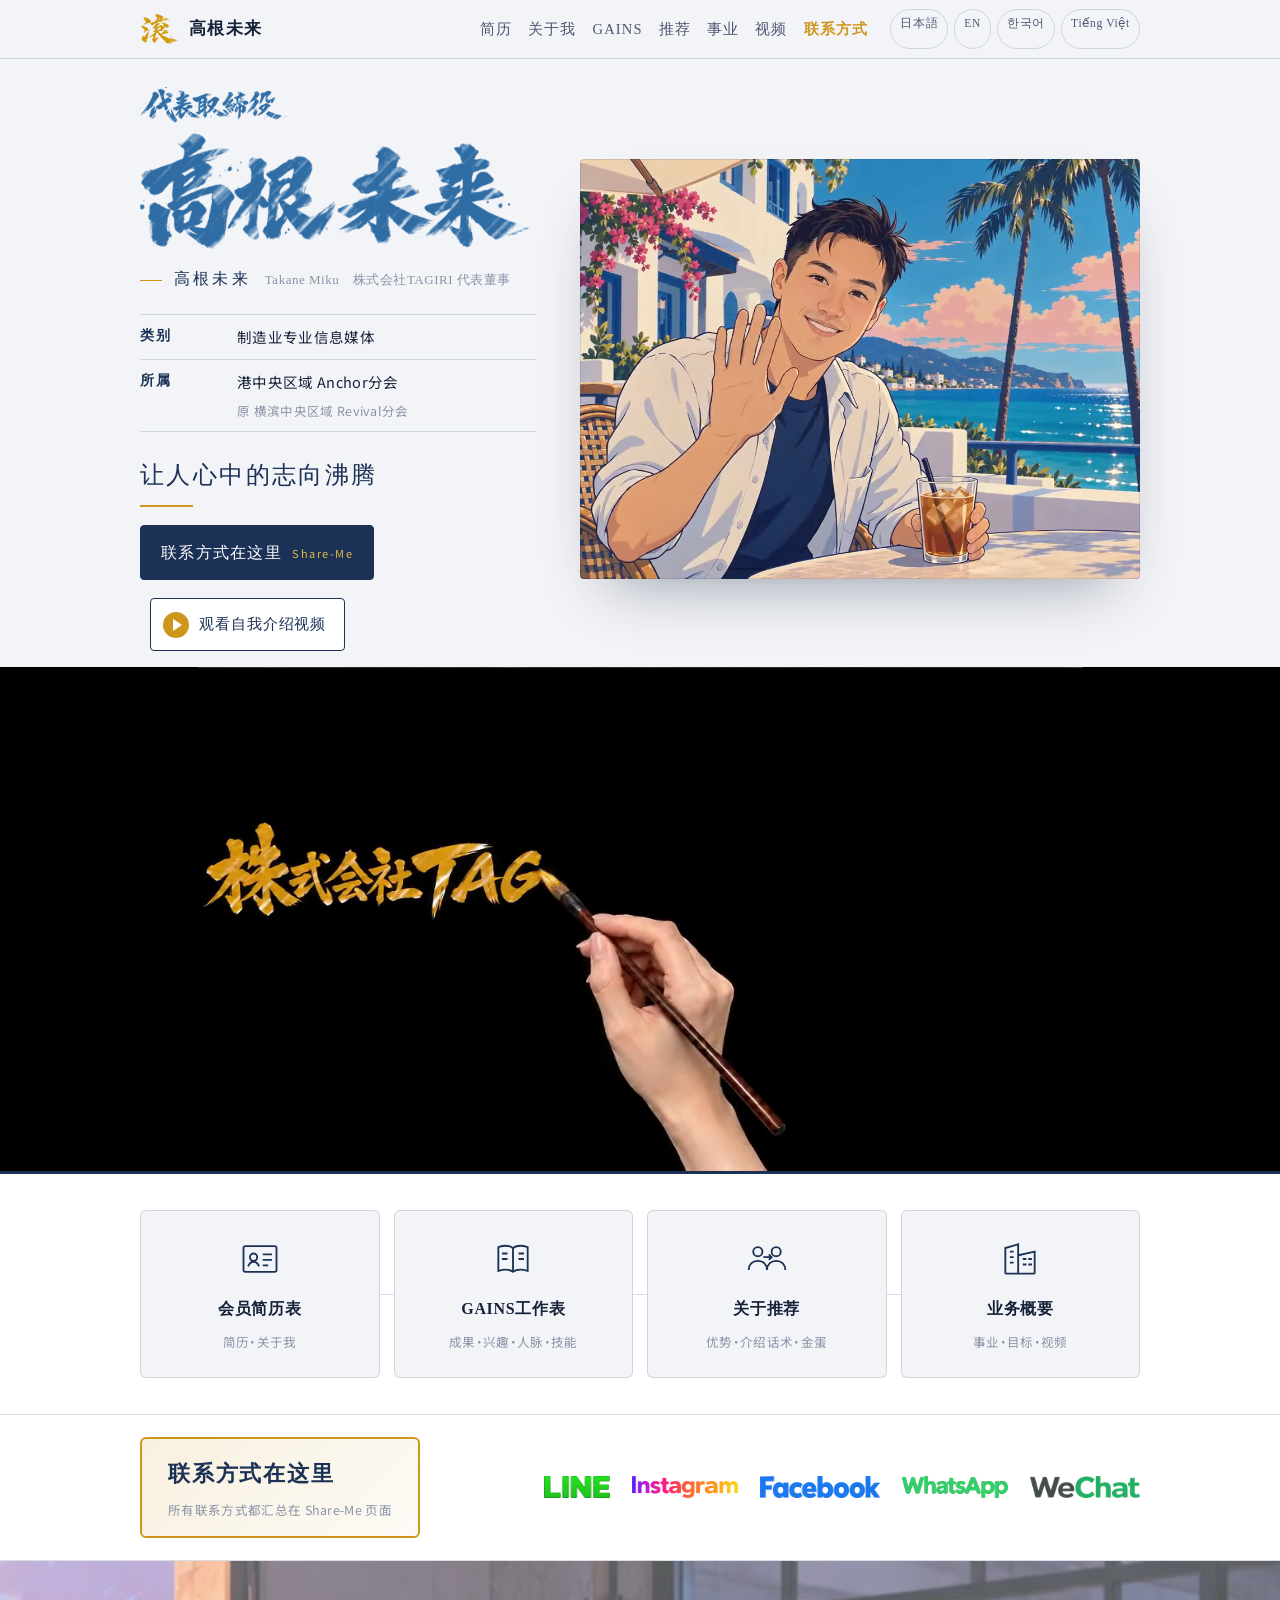
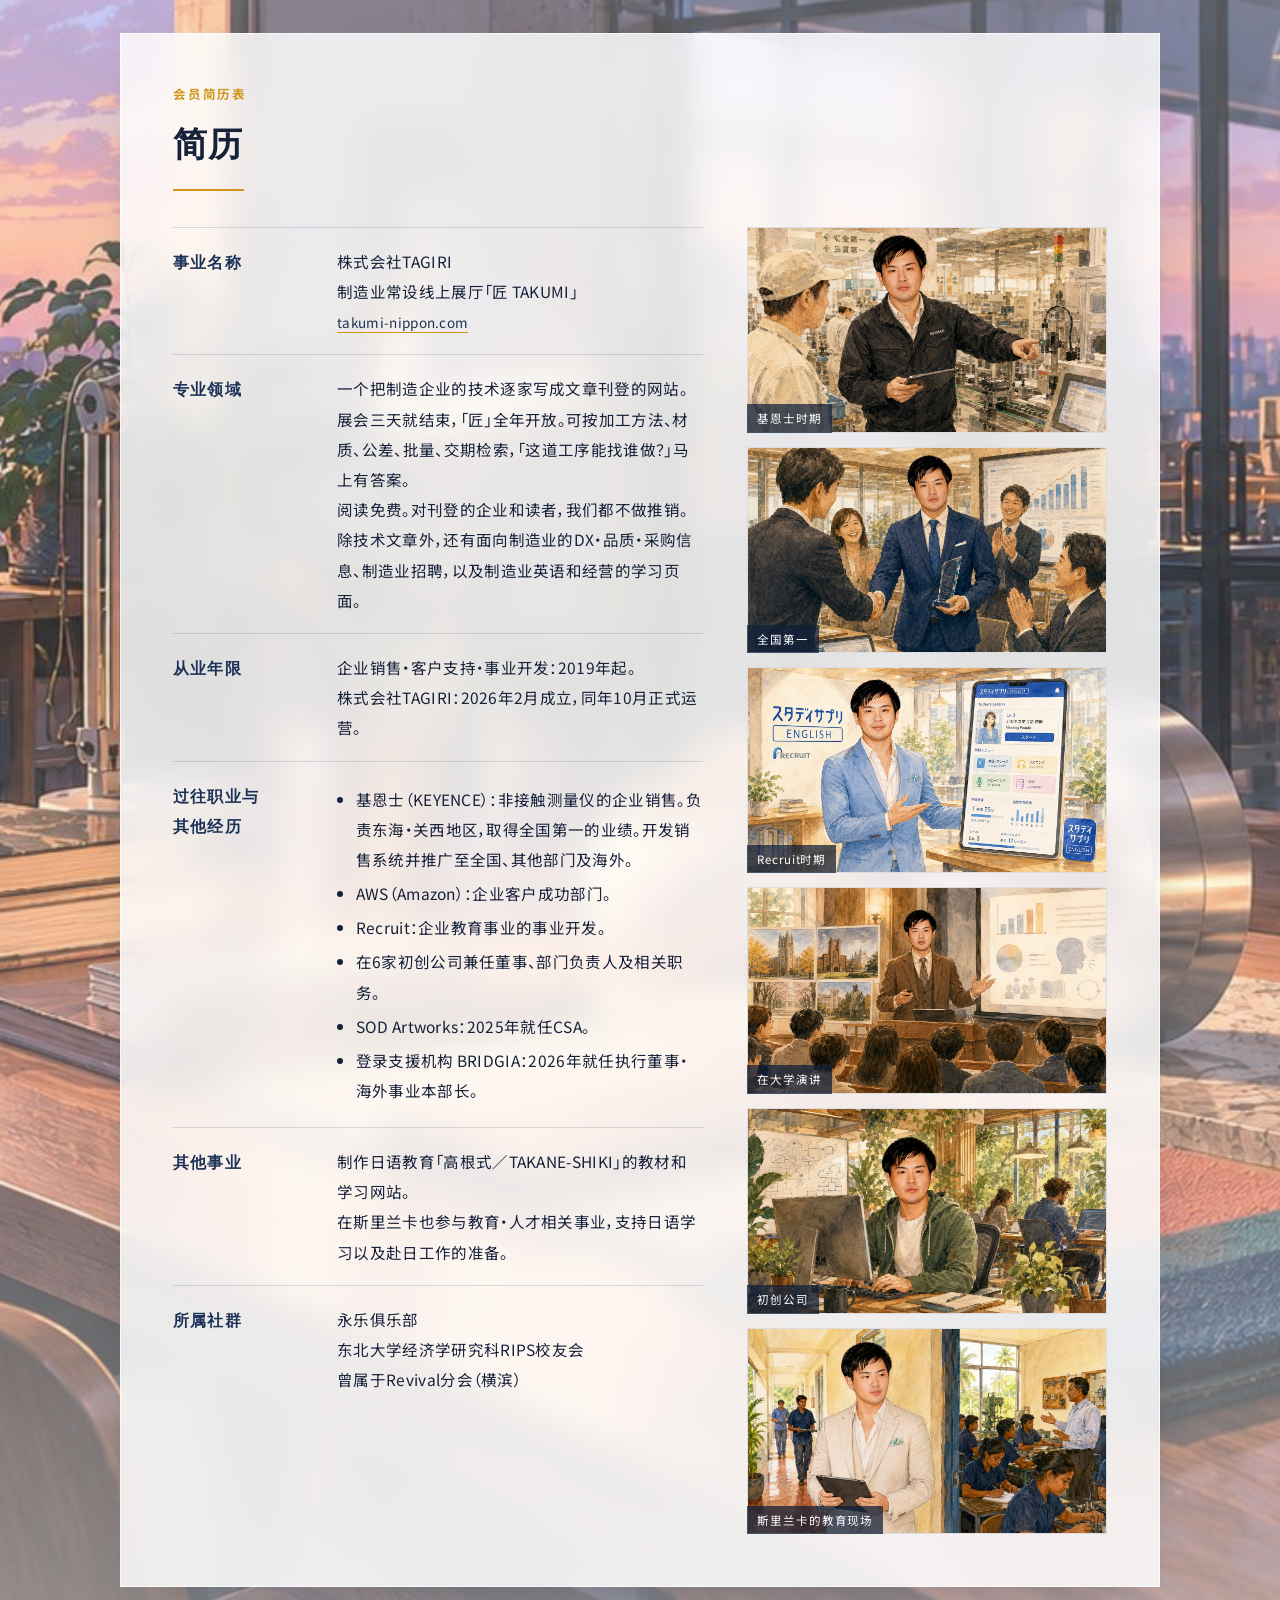
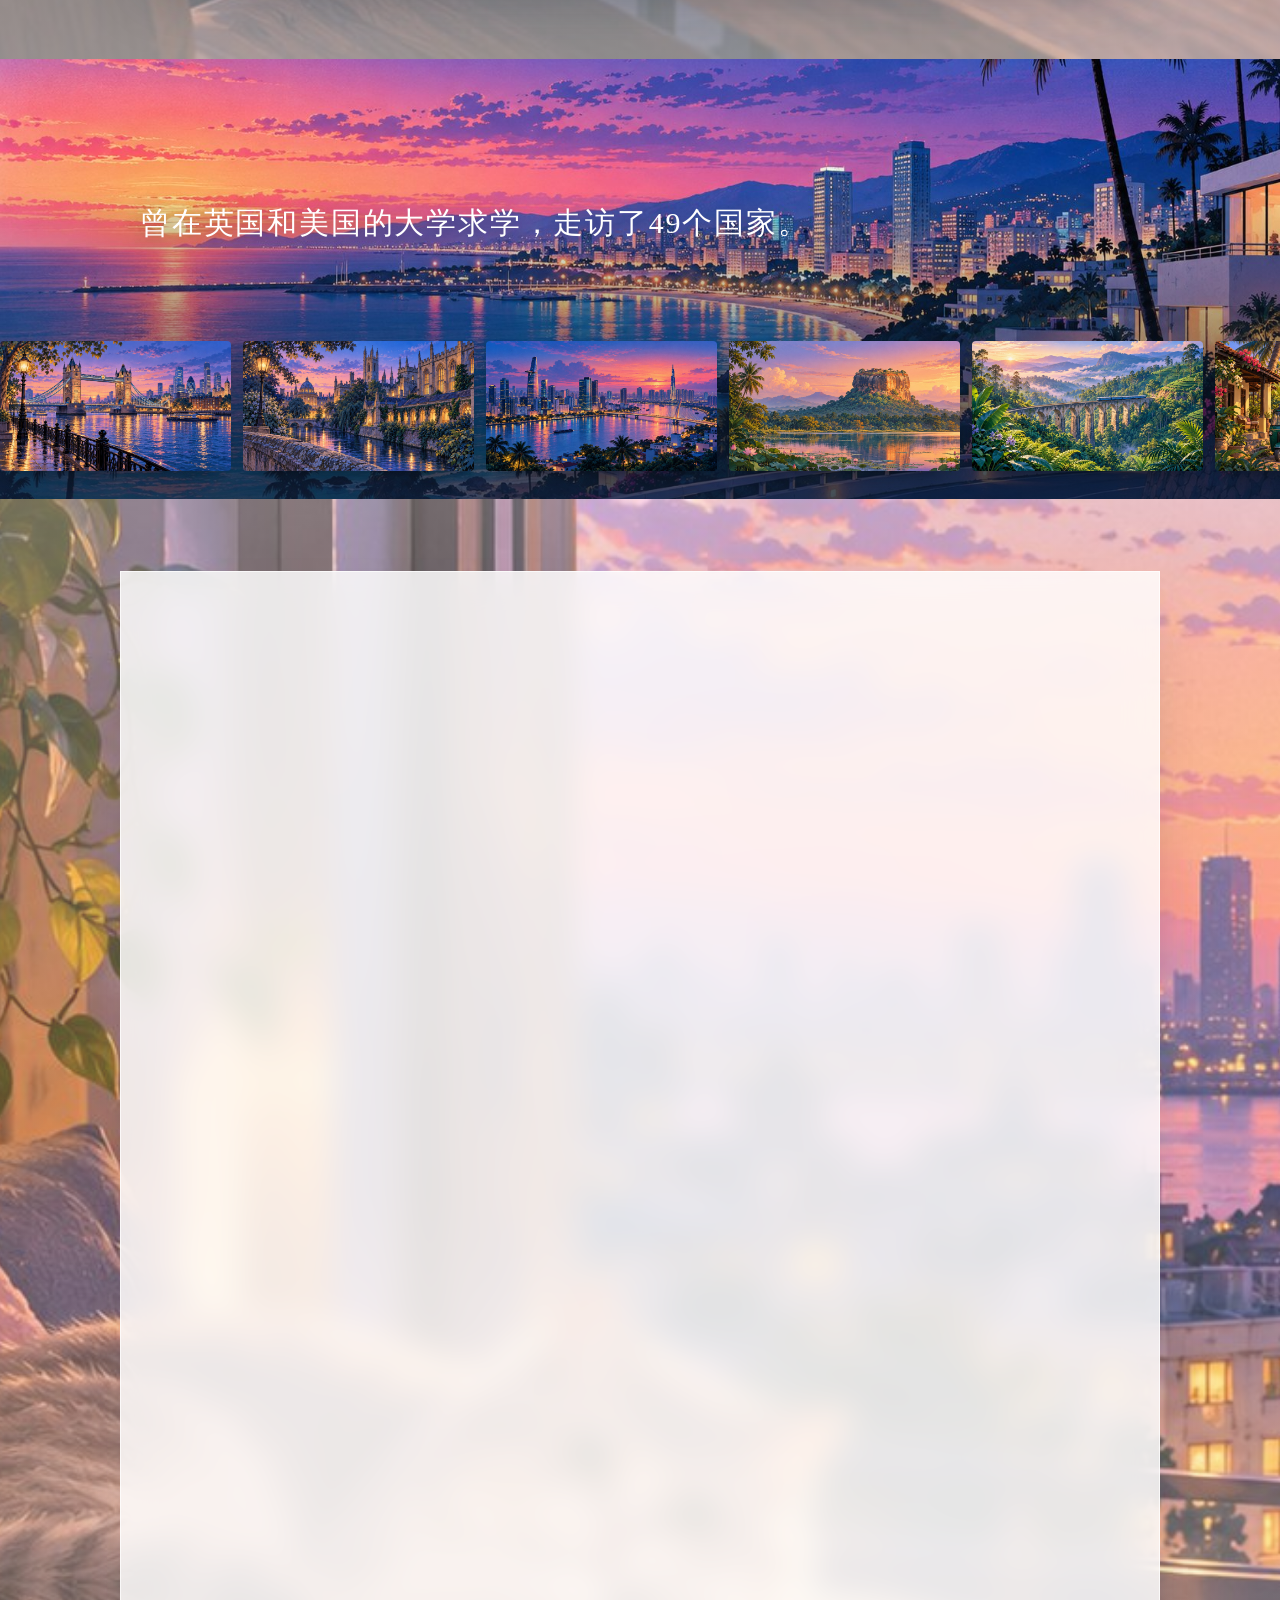
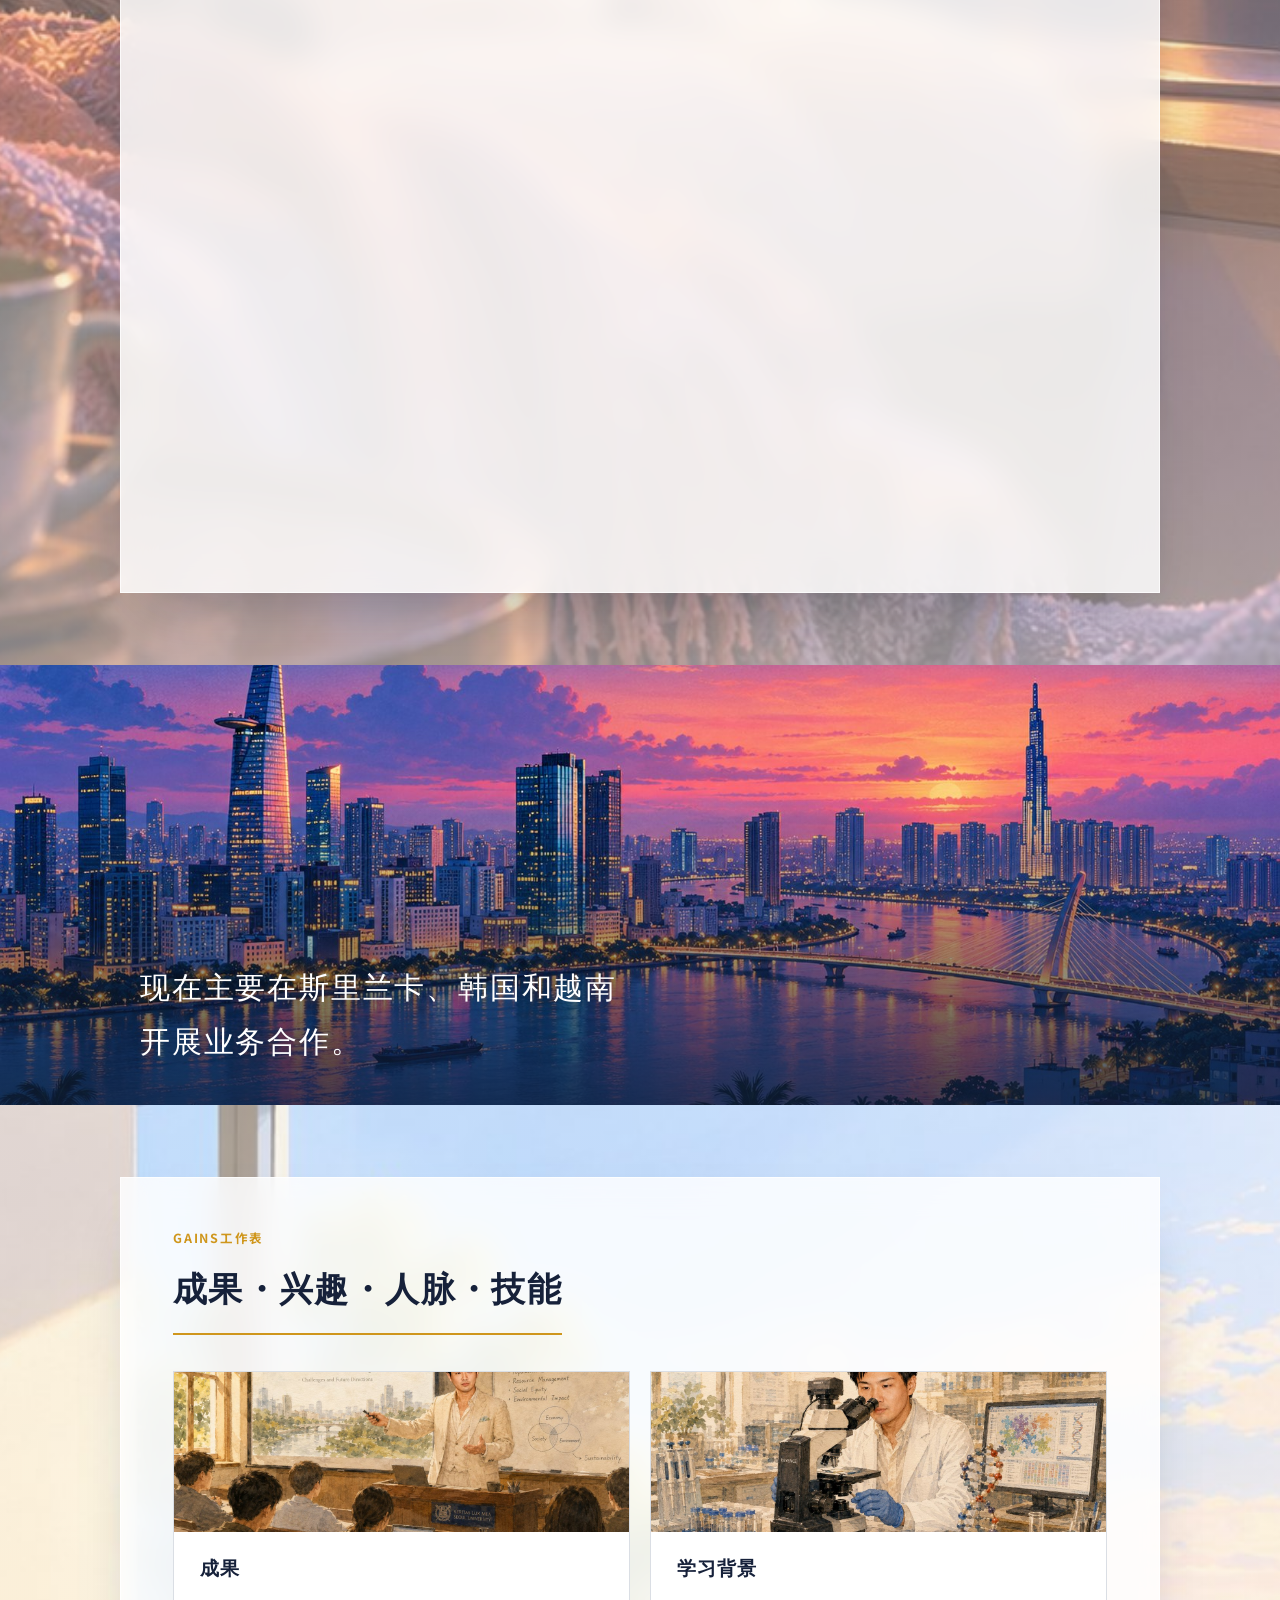
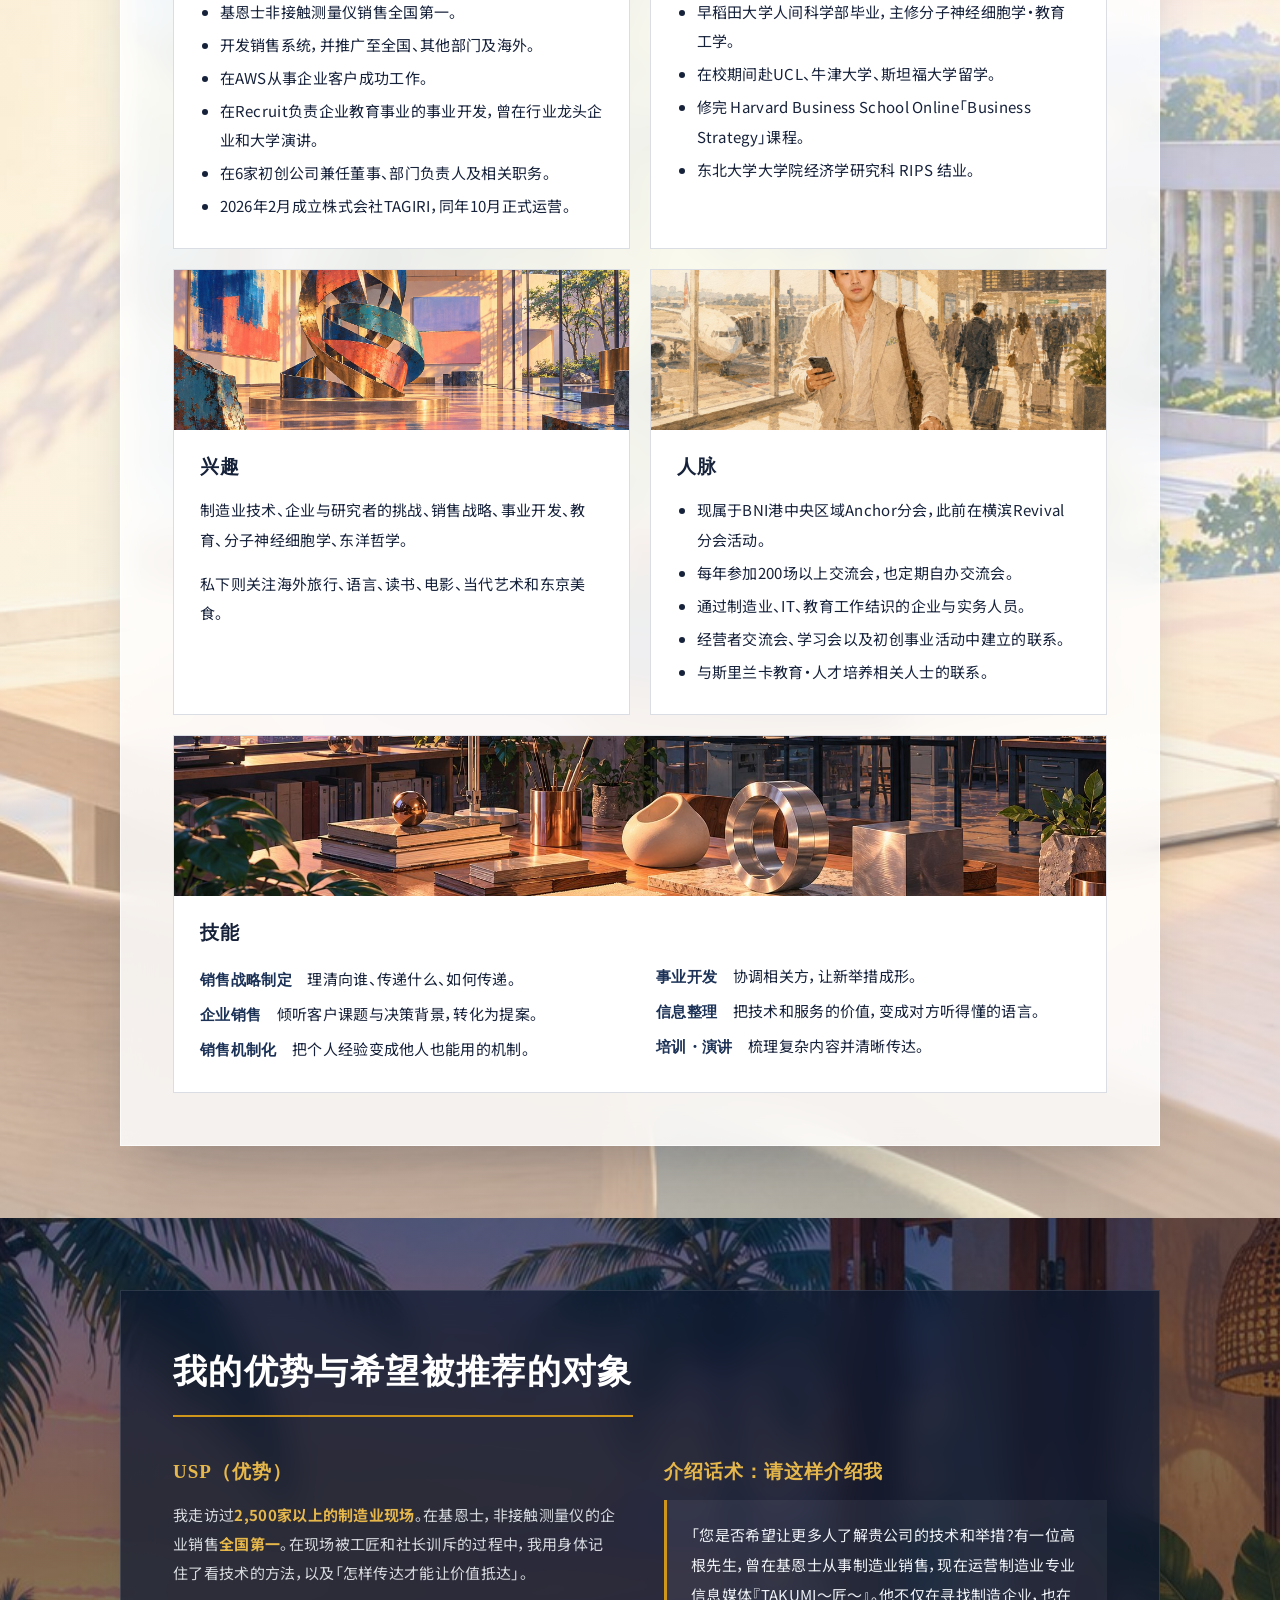
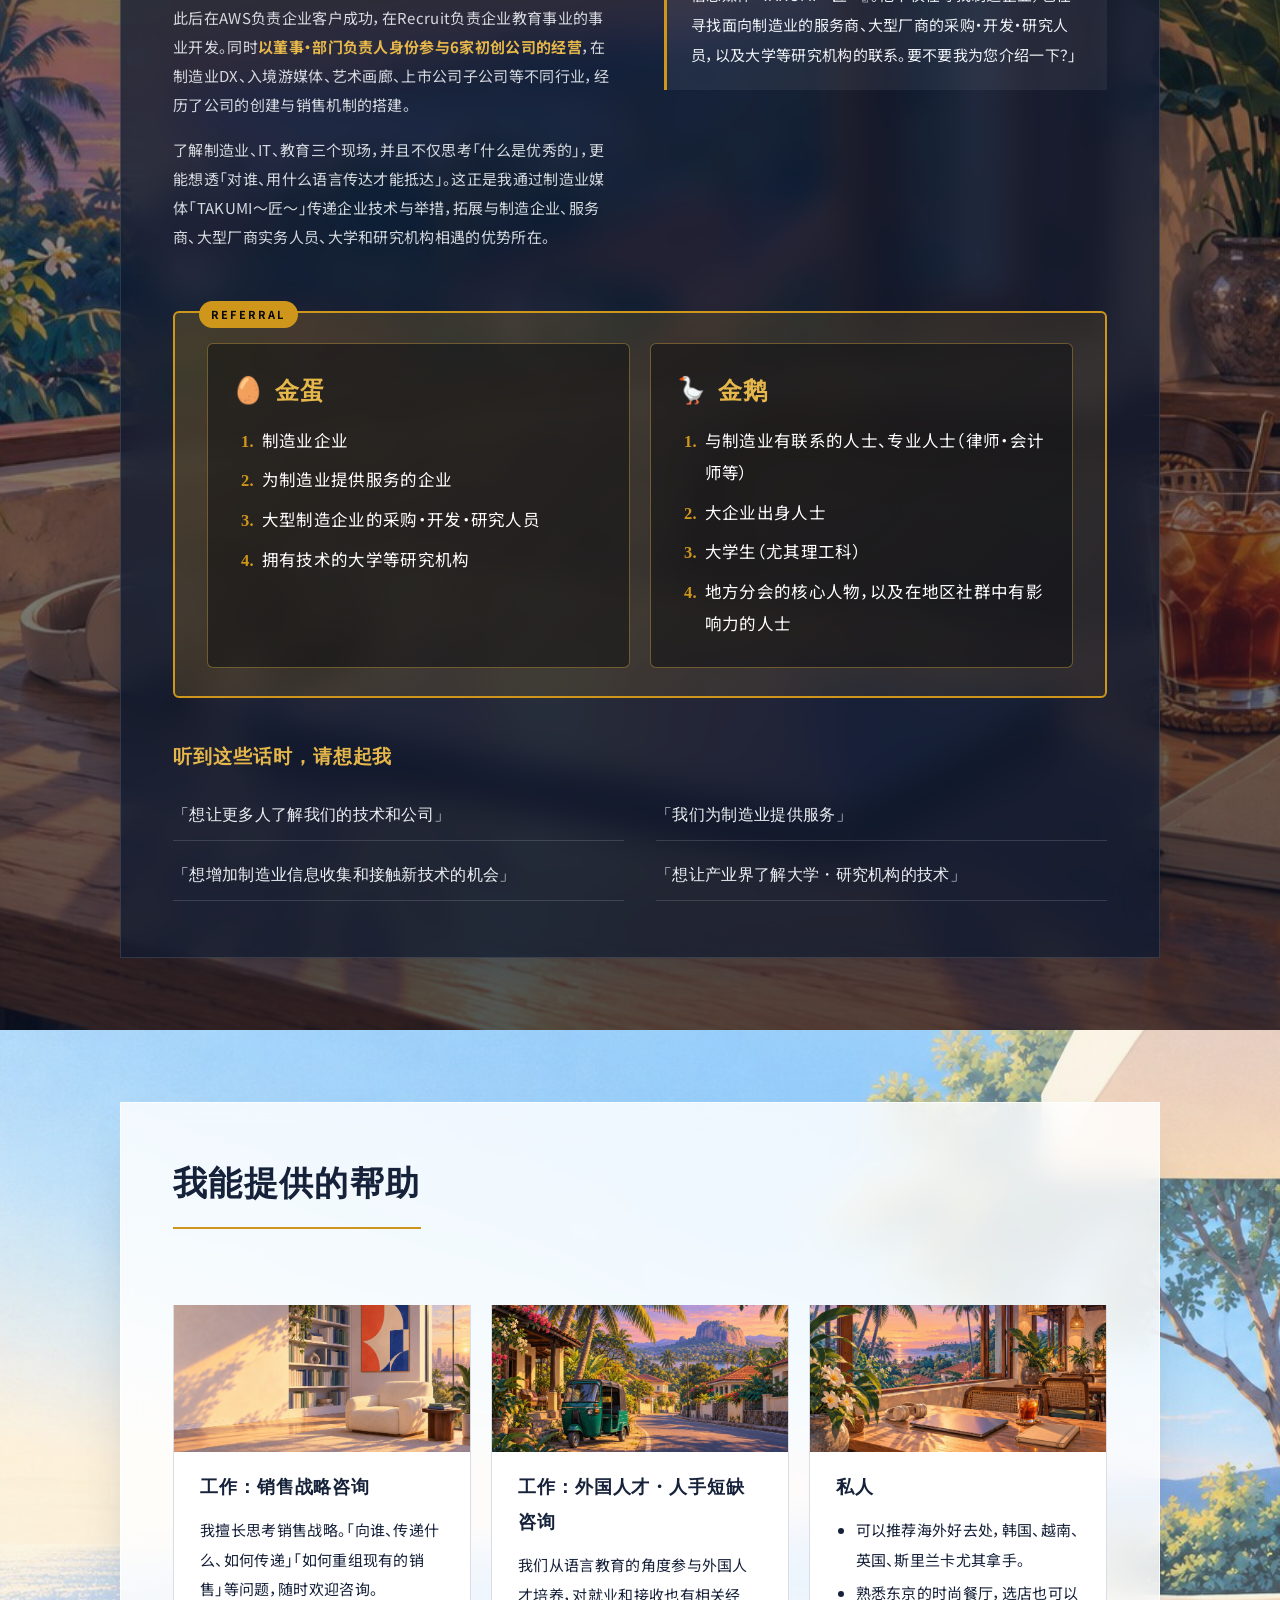
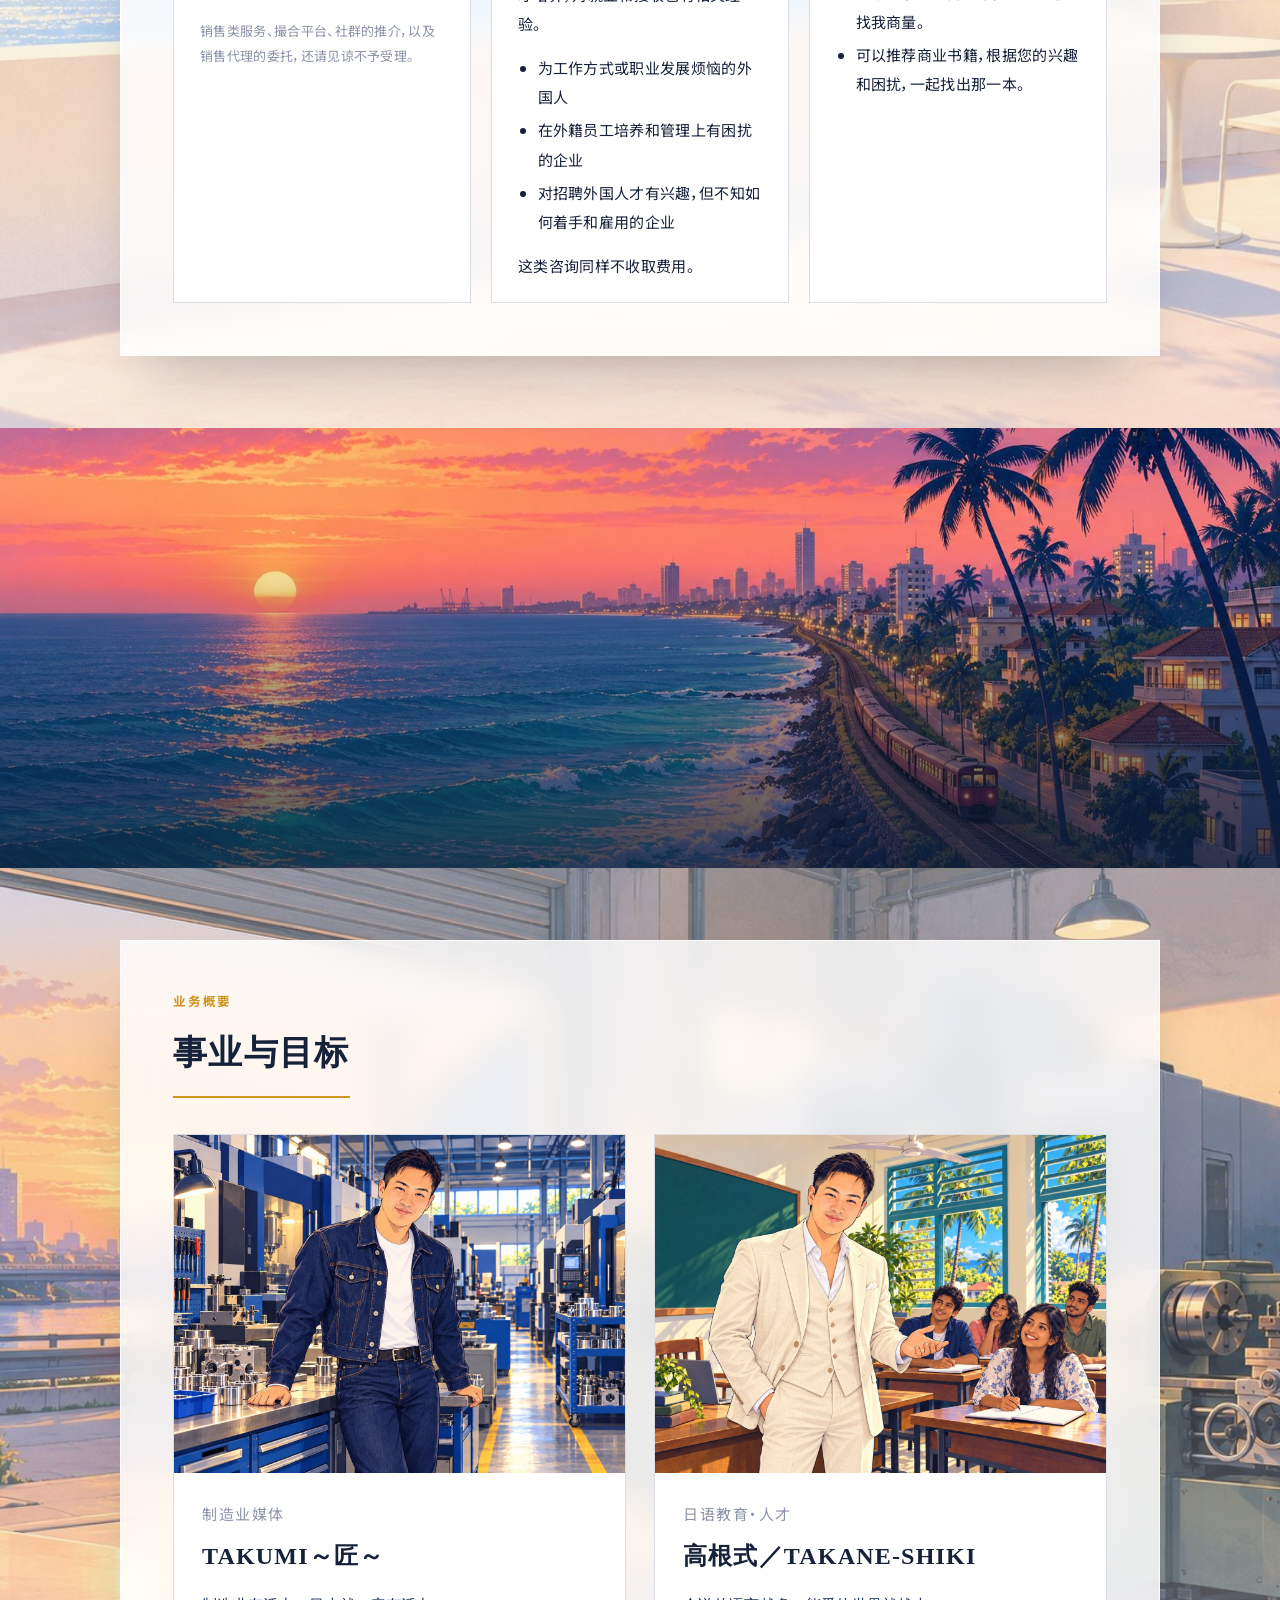
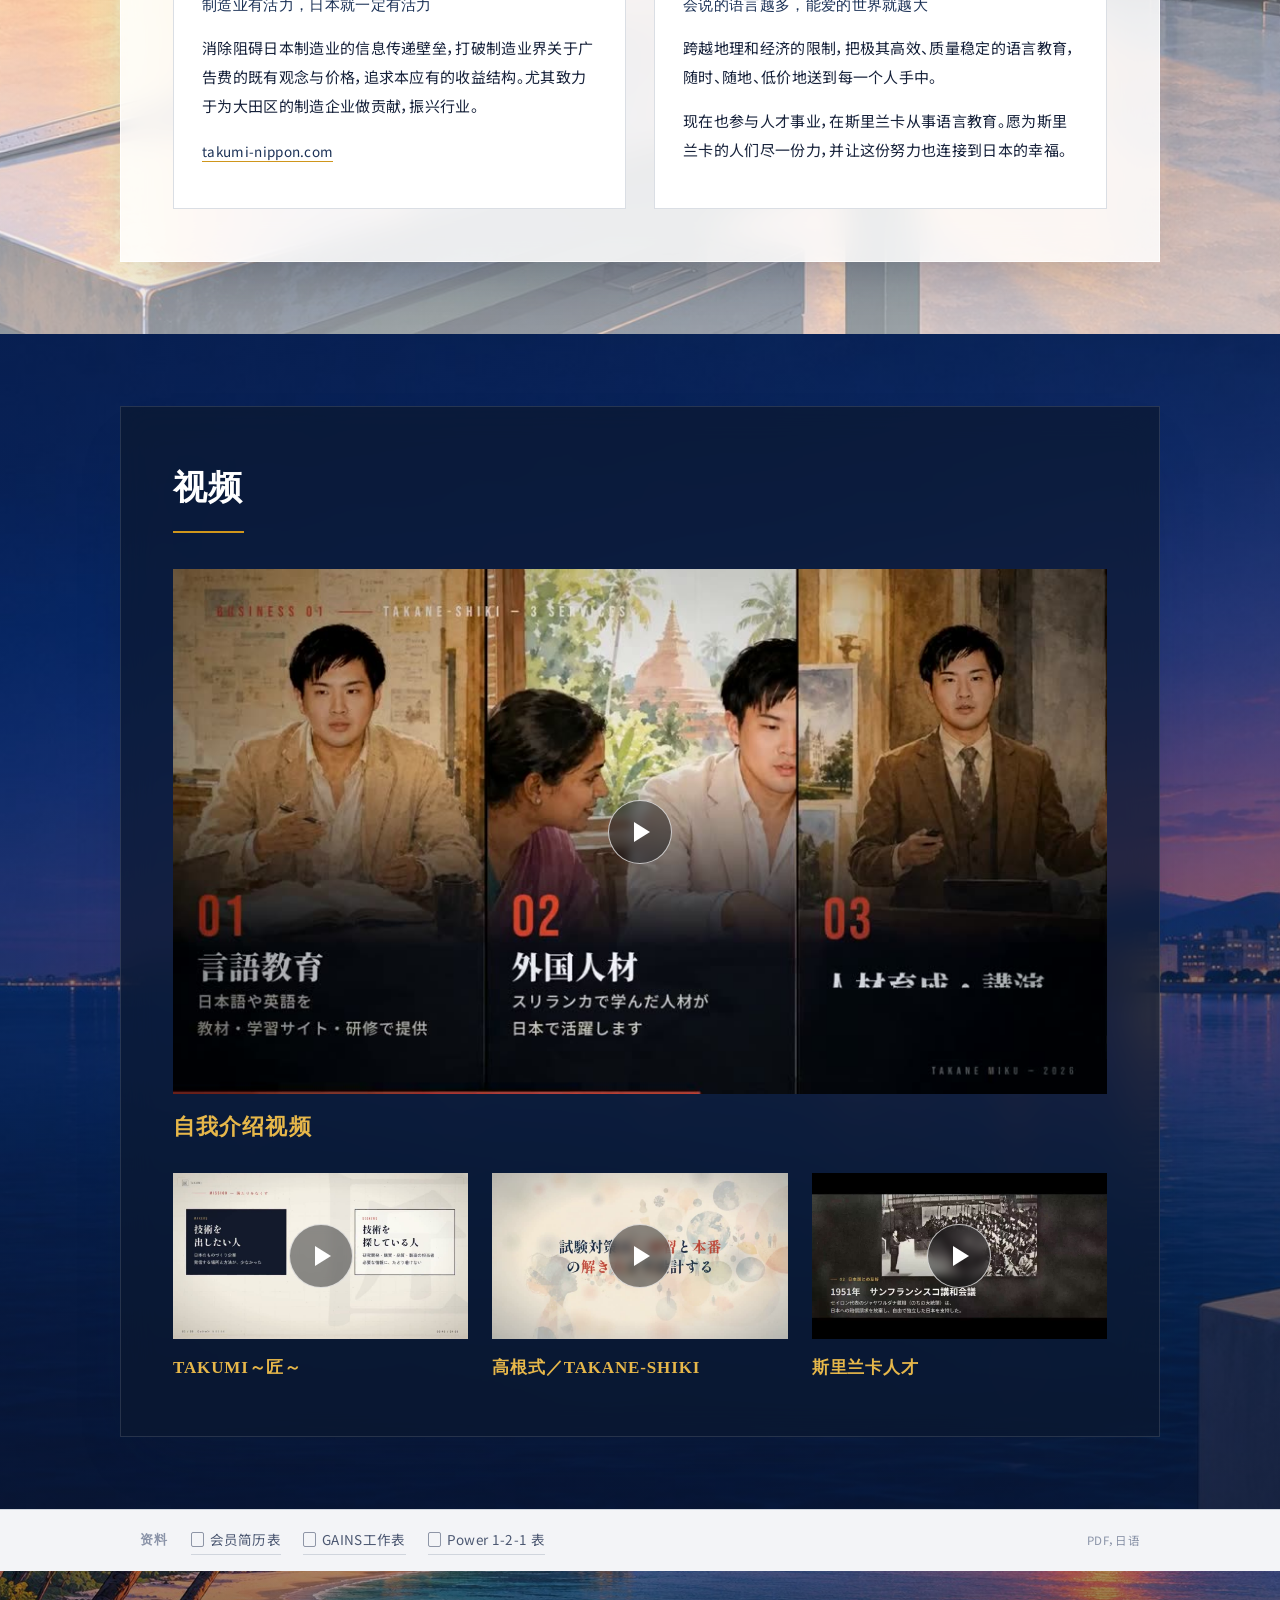
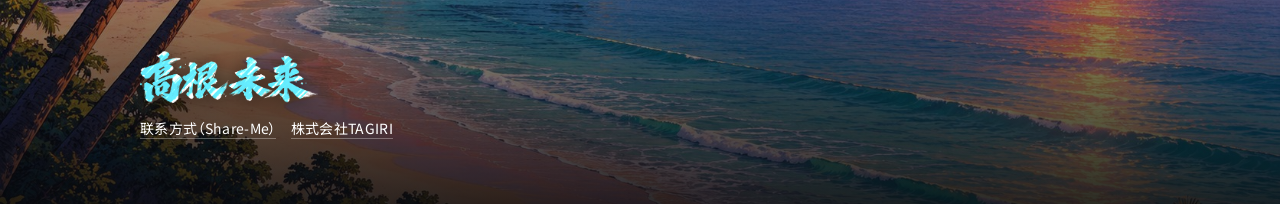
<file: zh.html>
<!doctype html>
<html lang="zh-Hans">
<head>
<meta charset="utf-8">
<meta name="viewport" content="width=device-width, initial-scale=1">
<meta name="robots" content="noindex, nofollow, noarchive">
<title>高根未来</title>
<meta name="description" content="高根未来（株式会社TAGIRI 代表董事）的自我介绍页面">
<link rel="preconnect" href="https://fonts.googleapis.com">
<link rel="preconnect" href="https://fonts.gstatic.com" crossorigin>
<link href="https://fonts.googleapis.com/css2?family=Shippori+Mincho:wght@500;700&family=Zen+Kaku+Gothic+New:wght@400;500;700&display=swap" rel="stylesheet">
<link href="https://fonts.googleapis.com/css2?family=Noto+Serif+SC:wght@500;700&family=Noto+Sans+SC:wght@400;500;700&display=swap" rel="stylesheet">
<link rel="stylesheet" href="assets/style.css?v=20261104a">
<link rel="icon" href="data:image/svg+xml,%3Csvg xmlns='http://www.w3.org/2000/svg' viewBox='0 0 32 32'%3E%3Crect width='32' height='32' rx='4' fill='%2307090e'/%3E%3Ctext x='16' y='23' text-anchor='middle' font-size='20' font-family='serif' font-weight='700' fill='%23cf961c'%3E滾%3C/text%3E%3C/svg%3E">
</head>
<body>

<header class="top">
  <div class="wrap">
    <a class="brand" href="#"><img src="assets/lettering/tagiru.png" alt="滾"><span>高根未来</span></a>
    <nav class="nav">
      <a href="#bio">简历</a>
      <a href="#person">关于我</a>
      <a href="#gains">GAINS</a>
      <a href="#ask">推荐</a>
      <a href="#works">事业</a>
      <a href="#videos">视频</a>
      <a class="nav-contact" href="#contact">联系方式</a>
      <a class="nav-lang" href="./">日本語</a>
      <a class="nav-lang" href="en.html">EN</a>
      <a class="nav-lang" href="ko.html">한국어</a>
      <a class="nav-lang" href="vi.html">Tiếng Việt</a>
    </nav>
  </div>
</header>

<section class="hero">
  <div class="wrap">
    <div class="hero-text">
      <img class="lettering-title rise" src="assets/lettering/title.png" alt="代表董事">
      <img class="lettering-name rise" src="assets/lettering/name.png" alt="高根未来">
      <p class="reading rise"><span class="kana">高根未来</span><span class="roman">Takane Miku　株式会社TAGIRI 代表董事</span></p>
      <dl class="hero-facts rise">
        <div><dt>类别</dt><dd>制造业专业信息媒体</dd></div>
        <div><dt>所属</dt><dd>港中央区域 Anchor分会<br><small>原 横滨中央区域 Revival分会</small></dd></div>
      </dl>
      <p class="tagline rise">让人心中的志向沸腾</p>
      <a class="contact-btn rise" href="https://share-me.design/miku39219?p=2775" target="_blank" rel="noopener">联系方式在这里<span>Share-Me</span></a>
      <a class="watch-btn rise" href="#selfIntro" id="watchBtn"><b></b>观看自我介绍视频</a>
    </div>
    <div class="hero-video rise">
      <video autoplay muted loop playsinline poster="assets/hero-poster.jpg">
        <source src="assets/hero-loop.mp4" type="video/mp4">
        <source src="assets/hero-loop.webm" type="video/webm">
      </video>
    </div>
  </div>
  <div class="brush rise" id="brush">
    <video id="brushVideo" muted playsinline preload="auto" poster="assets/intro-end.jpg">
      <source src="assets/intro.mp4" type="video/mp4">
      <source src="assets/intro.webm" type="video/webm">
    </video>
    <button class="replay" id="brushReplay" type="button" aria-label="再播放一次">↻</button>
  </div>
</section>

<nav class="cards" aria-label="目录">
  <div class="wrap">
    <a class="card rise" href="#bio">
      <svg viewBox="0 0 48 48" fill="none" stroke="currentColor" stroke-width="2"><rect x="6" y="10" width="36" height="28" rx="2"/><circle cx="17" cy="22" r="4"/><path d="M11 32c1.5-3.5 4-5 6-5s4.5 1.5 6 5M27 19h10M27 25h10M27 31h6"/></svg>
      <span>会员简历表</span>
      <small>简历・关于我</small>
    </a>
    <a class="card rise" href="#gains">
      <svg viewBox="0 0 48 48" fill="none" stroke="currentColor" stroke-width="2"><path d="M24 12c-4-3-10-3-16-1v26c6-2 12-2 16 1 4-3 10-3 16-1V11c-6-2-12-2-16 1z"/><path d="M24 12v26M12 18h6M12 24h6M30 18h6M30 24h6"/></svg>
      <span>GAINS工作表</span>
      <small>成果・兴趣・人脉・技能</small>
    </a>
    <a class="card rise" href="#ask">
      <svg viewBox="0 0 48 48" fill="none" stroke="currentColor" stroke-width="2"><circle cx="14" cy="16" r="5"/><circle cx="34" cy="16" r="5"/><path d="M4 36c0-6 4-10 10-10s10 4 10 10M24 36c0-6 4-10 10-10s10 4 10 10"/><path d="M20 22h8M26 19l3 3-3 3"/></svg>
      <span>关于推荐</span>
      <small>优势・介绍话术・金蛋</small>
    </a>
    <a class="card rise" href="#works">
      <svg viewBox="0 0 48 48" fill="none" stroke="currentColor" stroke-width="2"><path d="M8 40V12l14-4v32M22 40V20l18-4v24M8 40h32"/><path d="M13 16h4M13 22h4M13 28h4M27 24h4M33 24h4M27 30h4M33 30h4"/></svg>
      <span>业务概要</span>
      <small>事业・目标・视频</small>
    </a>
  </div>
</nav>

<section class="contact" id="contact">
  <div class="wrap">
    <a class="contact-main" href="https://share-me.design/miku39219?p=2775" target="_blank" rel="noopener">
      <span class="contact-label">联系方式在这里</span>
      <span class="contact-sub">所有联系方式都汇总在 Share-Me 页面</span>
    </a>
    <div class="sns">
      <a href="https://share-me.design/miku39219?p=2775" target="_blank" rel="noopener"><img src="assets/sns/line.png" alt="LINE"></a>
      <a href="https://share-me.design/miku39219?p=2775" target="_blank" rel="noopener"><img src="assets/sns/instagram.png" alt="Instagram"></a>
      <a href="https://share-me.design/miku39219?p=2775" target="_blank" rel="noopener"><img src="assets/sns/facebook.png" alt="Facebook"></a>
      <a href="https://share-me.design/miku39219?p=2775" target="_blank" rel="noopener"><img src="assets/sns/whatsapp.png" alt="WhatsApp"></a>
      <a href="https://share-me.design/miku39219?p=2775" target="_blank" rel="noopener"><img src="assets/sns/wechat.png" alt="WeChat"></a>
    </div>
  </div>
</section>

<main>
  <section class="section photo" id="bio" style="--img:url(../uploads/bg/workshop-desk.jpg)">
    <div class="wrap">
      <p class="part rv">会员简历表</p>
      <h2 class="rv">简历</h2>
      <div class="split">
      <dl class="facts rv">
        <div><dt>事业名称</dt><dd>株式会社TAGIRI<br>制造业常设线上展厅「匠 TAKUMI」<br><a class="textlink" href="https://takumi-nippon.com/" target="_blank" rel="noopener">takumi-nippon.com</a></dd></div>
        <div><dt>专业领域</dt><dd>一个把制造企业的技术逐家写成文章刊登的网站。<br>展会三天就结束，「匠」全年开放。可按加工方法、材质、公差、批量、交期检索，「这道工序能找谁做？」马上有答案。<br>阅读免费。对刊登的企业和读者，我们都不做推销。<br>除技术文章外，还有面向制造业的DX・品质・采购信息、制造业招聘，以及制造业英语和经营的学习页面。</dd></div>
        <div><dt>从业年限</dt><dd>企业销售・客户支持・事业开发：2019年起。<br>株式会社TAGIRI：2026年2月成立，同年10月正式运营。</dd></div>
        <div><dt>过往职业与<br>其他经历</dt><dd>
          <ul>
            <li>基恩士（KEYENCE）：非接触测量仪的企业销售。负责东海・关西地区，取得全国第一的业绩。开发销售系统并推广至全国、其他部门及海外。</li>
            <li>AWS（Amazon）：企业客户成功部门。</li>
            <li>Recruit：企业教育事业的事业开发。</li>
            <li>在6家初创公司兼任董事、部门负责人及相关职务。</li>
            <li>SOD Artworks：2025年就任CSA。</li>
            <li>登录支援机构 BRIDGIA：2026年就任执行董事・海外事业本部长。</li>
          </ul>
        </dd></div>
        <div><dt>其他事业</dt><dd>制作日语教育「高根式／TAKANE-SHIKI」的教材和学习网站。<br>在斯里兰卡也参与教育・人才相关事业，支持日语学习以及赴日工作的准备。</dd></div>
        <div><dt>所属社群</dt><dd>永乐俱乐部<br>东北大学经济学研究科RIPS校友会<br>曾属于Revival分会（横滨）</dd></div>
      </dl>
      <div class="side-stack rv">
        <figure><img src="uploads/career/keyence.jpg" alt="" loading="lazy"><figcaption>基恩士时期</figcaption></figure>
        <figure><img src="uploads/career/award.jpg" alt="" loading="lazy"><figcaption>全国第一</figcaption></figure>
        <figure><img src="uploads/career/studysapuri.jpg" alt="" loading="lazy"><figcaption>Recruit时期</figcaption></figure>
        <figure><img src="uploads/career/univ-lecture.jpg" alt="" loading="lazy"><figcaption>在大学演讲</figcaption></figure>
        <figure><img src="uploads/career/startup.jpg" alt="" loading="lazy"><figcaption>初创公司</figcaption></figure>
        <figure><img src="uploads/career/srilanka-school.jpg" alt="" loading="lazy"><figcaption>斯里兰卡的教育现场</figcaption></figure>
      </div>
      </div>
    </div>
  </section>

  <div class="band" style="--img:url(../uploads/bg/coast-road.jpg); --pos:center 40%">
    <div class="wrap"><p class="band-text rv">曾在英国和美国的大学求学，走访了49个国家。</p></div>
    <div class="strip" aria-hidden="true"><div class="strip-track"><img src="uploads/bg/london.jpg" alt="" loading="lazy"><img src="uploads/bg/oxford.jpg" alt="" loading="lazy"><img src="uploads/bg/city-river.jpg" alt="" loading="lazy"><img src="uploads/bg/sigiriya.jpg" alt="" loading="lazy"><img src="uploads/bg/srilanka-train.jpg" alt="" loading="lazy"><img src="uploads/bg/tuktuk.jpg" alt="" loading="lazy"><img src="uploads/bg/colombo-train.jpg" alt="" loading="lazy"><img src="uploads/bg/promenade.jpg" alt="" loading="lazy"><img src="uploads/bg/beach-sunset.jpg" alt="" loading="lazy"><img src="uploads/bg/osaka-castle.jpg" alt="" loading="lazy"><img src="uploads/bg/sea-sunset.jpg" alt="" loading="lazy"><img src="uploads/bg/white-arch-pool.jpg" alt="" loading="lazy"><img src="uploads/bg/london.jpg" alt="" loading="lazy"><img src="uploads/bg/oxford.jpg" alt="" loading="lazy"><img src="uploads/bg/city-river.jpg" alt="" loading="lazy"><img src="uploads/bg/sigiriya.jpg" alt="" loading="lazy"><img src="uploads/bg/srilanka-train.jpg" alt="" loading="lazy"><img src="uploads/bg/tuktuk.jpg" alt="" loading="lazy"><img src="uploads/bg/colombo-train.jpg" alt="" loading="lazy"><img src="uploads/bg/promenade.jpg" alt="" loading="lazy"><img src="uploads/bg/beach-sunset.jpg" alt="" loading="lazy"><img src="uploads/bg/osaka-castle.jpg" alt="" loading="lazy"><img src="uploads/bg/sea-sunset.jpg" alt="" loading="lazy"><img src="uploads/bg/white-arch-pool.jpg" alt="" loading="lazy"></div></div>
  </div>

  <section class="section photo" id="person" style="--img:url(../uploads/bg/cat-window.jpg); --pos:center 30%">
    <div class="wrap">
      <h2 class="rv">关于我・我所珍视的</h2>
      <div class="split">
      <dl class="facts rv">
        <div><dt>家庭</dt><dd>独生子。与母亲和猫一起生活。父亲从事艺术活动与东洋哲学，以爱媛县宇和岛市和东京为据点。</dd></div>
        <div><dt>宠物</dt><dd>猫咪费加罗和兔子爱丽丝。</dd></div>
        <div><dt>爱好</dt><dd>海外旅行、语言学习、读书、电影、当代艺术、兜风、逛水族馆和动物园、与爱猫相处。<br>走访过49个国家，特别喜欢韩国、越南、英国和斯里兰卡。每年读书450本以上。也喜欢在东京寻找时尚的餐厅。</dd></div>
        <div><dt>其他关注</dt><dd>分子神经细胞学、教育、人的学习与成长、东洋哲学、跨文化理解。也关注如何让制造业的技术和研究成果传递到需要它们的人手中。</dd></div>
        <div><dt>出身地・据点</dt><dd>大阪府出身。经大阪、埼玉县所泽市、名古屋市，现以东京都大田区为据点。也在斯里兰卡开展业务，并正在越南和韩国筹备据点。</dd></div>
      </dl>
      <figure class="side cutout rv"><video autoplay muted loop playsinline poster="assets/pets-poster.jpg"><source src="assets/pets-loop.mp4" type="video/mp4"><source src="assets/pets-loop.webm" type="video/webm"></video></figure>
      </div>
      <div class="three rv">
        <div class="box">
          <div class="bh" style="--img:url(../uploads/bg/factory-sunset.jpg)"></div>
          <h3>强烈的愿望</h3>
          <p>培育一家「让人心中的志向沸腾」的公司。</p>
          <p>日本制造业中有许多尚未被充分了解的技术，以及支撑这些技术的人们的心意。我希望传递这些价值，创造更多与需要它们的企业和研究者相遇的机会。运用自己积累的销售・事业开发经验和人脉，成为挑战者和企业的助力。</p>
          <h4>与大家一起幸福</h4>
          <p>对我来说，与培育过我、与我共度时光的人们之间的羁绊和回忆，是真正的宝物。当我抓住重要成果时，希望他们能尽可能多地在我身边。如果正在读这段文字的你也能成为其中一员，我会无比幸福。</p>
        </div>
        <div class="box">
          <div class="bh" style="--img:url(../uploads/bg/dojo.jpg)"></div>
          <h3>没人知道的我</h3>
          <p>剑道・日本拳法段位持有者，并取得芳香疗法检定1级。曾加入自卫队，也曾在日本环球影城打工。</p>
          <p>大学学习分子神经细胞学和教育工学，对人的身体、心灵和学习的关注，也延续到了现在的工作中。</p>
          <p>超级喜欢甜食。也喜欢灵异故事、妖怪、UMA等被归为神秘学的东西。</p>
          <p>心理不算强大，所以会一边看旧照片一边沉浸在回忆里来调节自己。</p>
        </div>
        <div class="box">
          <div class="bh" style="--img:url(../uploads/bg/expo-hall.jpg)"></div>
          <h3>我成功的关键</h3>
                              <p>尊重所有相关的人，也努力让自己为自己的活动和经历感到自豪（至少让每一天都能这样想）。</p>
          <p class="note">另一方面，独立经营时也难免遇到不正当、傲慢、不洁或危险的邀约与人。很抱歉，对于此类情况我会坚决拒绝。</p>
        </div>
      </div>
    </div>
  </section>

  <div class="band" style="--img:url(../uploads/bg/city-river.jpg); --pos:center 40%">
    <div class="wrap"><p class="band-text rv">现在主要在斯里兰卡、韩国和越南<br>开展业务合作。</p></div>
  </div>

  <section class="section photo" id="gains" style="--img:url(../uploads/bg/study-desk.jpg)">
    <div class="wrap">
      <p class="part rv">GAINS工作表</p>
      <h2 class="rv">成果・兴趣・人脉・技能</h2>
      <div class="gains">
        <div class="gain rv">
          <div class="bh" style="--img:url(../uploads/career/seoul-lecture.jpg)"></div>
          <h3>成果</h3>
          <ul>
            <li>基恩士非接触测量仪销售全国第一。</li>
            <li>开发销售系统，并推广至全国、其他部门及海外。</li>
            <li>在AWS从事企业客户成功工作。</li>
            <li>在Recruit负责企业教育事业的事业开发，曾在行业龙头企业和大学演讲。</li>
            <li>在6家初创公司兼任董事、部门负责人及相关职务。</li>
            <li>2026年2月成立株式会社TAGIRI，同年10月正式运营。</li>
          </ul>
        </div>
        <div class="gain rv">
          <div class="bh" style="--img:url(../uploads/career/lab.jpg)"></div>
          <h3>学习背景</h3>
          <ul>
            <li>早稻田大学人间科学部毕业，主修分子神经细胞学・教育工学。</li>
            <li>在校期间赴UCL、牛津大学、斯坦福大学留学。</li>
            <li>修完 Harvard Business School Online「Business Strategy」课程。</li>
            <li>东北大学大学院经济学研究科 RIPS 结业。</li>
          </ul>
        </div>
        <div class="gain rv">
          <div class="bh" style="--img:url(../uploads/bg/gallery.jpg)"></div>
          <h3>兴趣</h3>
          <p>制造业技术、企业与研究者的挑战、销售战略、事业开发、教育、分子神经细胞学、东洋哲学。</p>
          <p>私下则关注海外旅行、语言、读书、电影、当代艺术和东京美食。</p>
        </div>
        <div class="gain rv">
          <div class="bh" style="--img:url(../uploads/career/airport.jpg)"></div>
          <h3>人脉</h3>
          <ul>
            <li>现属于BNI港中央区域Anchor分会，此前在横滨Revival分会活动。</li>
            <li>每年参加200场以上交流会，也定期自办交流会。</li>
            <li>通过制造业、IT、教育工作结识的企业与实务人员。</li>
            <li>经营者交流会、学习会以及初创事业活动中建立的联系。</li>
            <li>与斯里兰卡教育・人才培养相关人士的联系。</li>
          </ul>
        </div>
        <div class="gain rv wide">
          <div class="bh" style="--img:url(../uploads/bg/workshop-desk.jpg)"></div>
          <h3>技能</h3>
          <ul class="two-col">
            <li><b>销售战略制定</b>　理清向谁、传递什么、如何传递。</li>
            <li><b>企业销售</b>　倾听客户课题与决策背景，转化为提案。</li>
            <li><b>销售机制化</b>　把个人经验变成他人也能用的机制。</li>
            <li><b>事业开发</b>　协调相关方，让新举措成形。</li>
            <li><b>信息整理</b>　把技术和服务的价值，变成对方听得懂的语言。</li>
            <li><b>培训・演讲</b>　梳理复杂内容并清晰传达。</li>
          </ul>
        </div>
      </div>
    </div>
  </section>

  <section class="section dark photo" id="ask" style="--img:url(../uploads/bg/cafe-laptop.jpg)">
    <div class="wrap">
      <h2 class="rv">我的优势与希望被推荐的对象</h2>
      <div class="ask-grid">
        <div class="rv">
          <h3>USP（优势）</h3>
          <p>我走访过<b>2,500家以上的制造业现场</b>。在基恩士，非接触测量仪的企业销售<b>全国第一</b>。在现场被工匠和社长训斥的过程中，我用身体记住了看技术的方法，以及「怎样传达才能让价值抵达」。</p>
          <p>此后在AWS负责企业客户成功，在Recruit负责企业教育事业的事业开发。同时<b>以董事・部门负责人身份参与6家初创公司的经营</b>，在制造业DX、入境游媒体、艺术画廊、上市公司子公司等不同行业，经历了公司的创建与销售机制的搭建。</p>
          <p>了解制造业、IT、教育三个现场，并且不仅思考「什么是优秀的」，更能想透「对谁、用什么语言传达才能抵达」。这正是我通过制造业媒体「TAKUMI～匠～」传递企业技术与举措，拓展与制造企业、服务商、大型厂商实务人员、大学和研究机构相遇的优势所在。</p>
        </div>
        <div class="rv">
          <h3>介绍话术：请这样介绍我</h3>
          <blockquote>「您是否希望让更多人了解贵公司的技术和举措？有一位高根先生，曾在基恩士从事制造业销售，现在运营制造业专业信息媒体『TAKUMI～匠～』。他不仅在寻找制造企业，也在寻找面向制造业的服务商、大型厂商的采购・开发・研究人员，以及大学等研究机构的联系。要不要我为您介绍一下？」</blockquote>
        </div>
        <div class="rv wide golden">
          <div class="golden-grid">
            <div class="golden-box">
              <h3><span class="egg">🥚</span>金蛋</h3>
                            <ol>
                <li>制造业企业</li>
                <li>为制造业提供服务的企业</li>
                <li>大型制造企业的采购・开发・研究人员</li>
                <li>拥有技术的大学等研究机构</li>
              </ol>
            </div>
            <div class="golden-box">
              <h3><span class="egg">🪿</span>金鹅</h3>
                            <ol>
                <li>与制造业有联系的人士、专业人士（律师・会计师等）</li>
                <li>大企业出身人士</li>
                <li>大学生（尤其理工科）</li>
                <li>地方分会的核心人物，以及在地区社群中有影响力的人士</li>
              </ol>
            </div>
          </div>
        </div>
        <div class="rv wide">
          <h3>听到这些话时，请想起我</h3>
          <ul class="quotes">
            <li>「想让更多人了解我们的技术和公司」</li>
            <li>「我们为制造业提供服务」</li>
            <li>「想增加制造业信息收集和接触新技术的机会」</li>
            <li>「想让产业界了解大学・研究机构的技术」</li>
          </ul>
        </div>
      </div>
    </div>
  </section>

  <section class="section photo" id="help" style="--img:url(../uploads/bg/terrace.jpg)">
    <div class="wrap">
      <h2 class="rv">我能提供的帮助</h2>
      <div class="three rv">
        <div class="box">
          <div class="bh" style="--img:url(../uploads/bg/room-books.jpg)"></div>
          <h3>工作：销售战略咨询</h3>
          <p>我擅长思考销售战略。「向谁、传递什么、如何传递」「如何重组现有的销售」等问题，随时欢迎咨询。</p>
          <p class="note">销售类服务、撮合平台、社群的推介，以及销售代理的委托，还请见谅不予受理。</p>
        </div>
        <div class="box">
          <div class="bh" style="--img:url(../uploads/bg/tuktuk.jpg)"></div>
          <h3>工作：外国人才・人手短缺咨询</h3>
          <p>我们从语言教育的角度参与外国人才培养，对就业和接收也有相关经验。</p>
          <ul>
            <li>为工作方式或职业发展烦恼的外国人</li>
            <li>在外籍员工培养和管理上有困扰的企业</li>
            <li>对招聘外国人才有兴趣，但不知如何着手和雇用的企业</li>
          </ul>
          <p>这类咨询同样不收取费用。</p>
        </div>
        <div class="box">
          <div class="bh" style="--img:url(../uploads/bg/cafe-laptop.jpg)"></div>
          <h3>私人</h3>
          <ul>
            <li>可以推荐海外好去处，韩国、越南、英国、斯里兰卡尤其拿手。</li>
            <li>熟悉东京的时尚餐厅，选店也可以找我商量。</li>
            <li>可以推荐商业书籍，根据您的兴趣和困扰，一起找出那一本。</li>
          </ul>
        </div>
      </div>
    </div>
  </section>

  <div class="band" style="--img:url(../uploads/bg/colombo-train.jpg); --pos:center 45%">
    <div class="wrap"><p class="band-text rv">会说的语言每多一种，<br>能爱的世界就多一分。</p></div>
  </div>


  <section class="section photo" id="works" style="--img:url(../uploads/bg/factory-sunset.jpg)">
    <div class="wrap">
      <p class="part rv">业务概要</p>
      <h2 class="rv">事业与目标</h2>
      <div class="work-grid">
        <article class="work rv">
          <a class="work-img" href="https://takumi-nippon.com/" target="_blank" rel="noopener"><img src="uploads/images/denim-factory.jpg" alt=""></a>
          <div class="work-body">
            <p class="work-label">制造业媒体</p>
            <h3>TAKUMI～匠～</h3>
            <p class="work-lead">制造业有活力，日本就一定有活力</p>
            <p>消除阻碍日本制造业的信息传递壁垒，打破制造业界关于广告费的既有观念与价格，追求本应有的收益结构。尤其致力于为大田区的制造企业做贡献，振兴行业。</p>
            <a class="textlink" href="https://takumi-nippon.com/" target="_blank" rel="noopener">takumi-nippon.com</a>
          </div>
        </article>
        <article class="work rv">
          <div class="work-img"><img src="uploads/images/suit-classroom.jpg" alt=""></div>
          <div class="work-body">
            <p class="work-label">日语教育・人才</p>
            <h3>高根式／TAKANE-SHIKI</h3>
            <p class="work-lead">会说的语言越多，能爱的世界就越大</p>
            <p>跨越地理和经济的限制，把极其高效、质量稳定的语言教育，随时、随地、低价地送到每一个人手中。</p>
            <p>现在也参与人才事业，在斯里兰卡从事语言教育。愿为斯里兰卡的人们尽一份力，并让这份努力也连接到日本的幸福。</p>
          </div>
        </article>
      </div>
    </div>
  </section>

  <section class="section dark photo" id="videos" style="--img:url(../uploads/bg/bay-night.jpg)">
    <div class="wrap">
      <h2 class="rv">视频</h2>
      <ul class="videos" id="videoList">
        <li class="video-card rv featured" id="selfIntro" data-src="uploads/videos/self-intro.mp4?v=14" data-poster="uploads/posters/self-intro.jpg?v=14">
          <div class="frame"><img src="uploads/posters/self-intro.jpg?v=14" alt="" loading="lazy"><div class="play"><b></b></div></div>
          <h3>自我介绍视频</h3>
        </li>
        <li class="video-card rv" data-src="uploads/videos/takumi-pv.mp4" data-poster="uploads/posters/takumi-pv.jpg">
          <div class="frame"><img src="uploads/posters/takumi-pv.jpg" alt="" loading="lazy"><div class="play"><b></b></div></div>
          <h3>TAKUMI～匠～</h3>
        </li>
        <li class="video-card rv" data-src="uploads/videos/takane-shiki-pv.mp4" data-poster="uploads/posters/takane-shiki-pv.jpg">
          <div class="frame"><img src="uploads/posters/takane-shiki-pv.jpg" alt="" loading="lazy"><div class="play"><b></b></div></div>
          <h3>高根式／TAKANE-SHIKI</h3>
        </li>
        <li class="video-card rv" data-src="uploads/videos/srilanka-pv.mp4" data-poster="uploads/posters/srilanka-pv.jpg">
          <div class="frame"><img src="uploads/posters/srilanka-pv.jpg" alt="" loading="lazy"><div class="play"><b></b></div></div>
          <h3>斯里兰卡人才</h3>
        </li>
      </ul>
    </div>
  </section>

</main>

<section class="docs-row" id="docs">
  <div class="wrap">
    <span class="docs-label">资料</span>
    <a href="uploads/docs/member-profile.pdf" target="_blank" rel="noopener">会员简历表</a>
    <a href="uploads/docs/gains-worksheet.pdf" target="_blank" rel="noopener">GAINS工作表</a>
    <a href="uploads/docs/power-1-to-1.pdf" target="_blank" rel="noopener">Power 1-2-1 表</a>
    <span class="docs-note">PDF，日语</span>
  </div>
</section>

<footer class="foot photo" style="--img:url(../uploads/bg/beach-sunset.jpg)">
  <img class="mark" src="assets/lettering/tagiru.png" alt="" aria-hidden="true">
  <div class="wrap">
    <p class="fname"><img src="assets/lettering/name.png" alt="高根未来"></p>
    <p><a href="https://share-me.design/miku39219?p=2775" target="_blank" rel="noopener">联系方式（Share-Me）</a>　<a href="https://tagiri.tokyo/" target="_blank" rel="noopener">株式会社TAGIRI</a></p>
  </div>
</footer>


<script>
(function () {
  const $ = (id) => document.getElementById(id);
  requestAnimationFrame(() => requestAnimationFrame(() => document.body.classList.add('ready')));

  /* brush-writing video: play once when scrolled into view */
  const bv = $('brushVideo');
  let played = false;
  const bio = new IntersectionObserver(en => {
    if (en[0].isIntersecting && !played) { played = true; setTimeout(() => bv.play().catch(() => {}), 400); }
  }, { threshold: .3 });
  bio.observe(bv);
  $('brushReplay').addEventListener('click', () => { bv.currentTime = 0; bv.play().catch(() => {}); });
  bv.addEventListener('ended', () => $('brush').classList.add('ended'));
  bv.addEventListener('play', () => $('brush').classList.remove('ended'));

  /* watch button -> scroll to self-intro and start it */
  $('watchBtn').addEventListener('click', e => {
    e.preventDefault();
    const card = $('selfIntro'); card.scrollIntoView({ behavior: 'smooth', block: 'center' });
    setTimeout(() => card.querySelector('.frame').click(), 700);
  });

  /* videos */
  $('videoList').addEventListener('click', e => {
    const f = e.target.closest('.frame'); if (!f) return;
    const card = f.closest('.video-card');
    document.querySelectorAll('#videoList video').forEach(x => x.pause());
    f.style.cursor = 'default';
    f.innerHTML = '<video controls autoplay playsinline src="' + card.dataset.src + '" poster="' + card.dataset.poster + '"></video>';
  });

  /* scroll reveal */
  const io = new IntersectionObserver(entries => {
    entries.forEach(en => { if (en.isIntersecting) { en.target.classList.add('in'); io.unobserve(en.target); } });
  }, { rootMargin: '0px 0px -8% 0px', threshold: .05 });
  document.querySelectorAll('.section, .band').forEach(s => io.observe(s));
})();
</script>
</body>
</html>
</file>
<file: assets/style.css>
/* ===== Tokens ===== */
:root {
  --ai: #1b3156;
  --ai-deep: #0f1f3a;
  --ai-soft: #2c4a7a;
  --kin: #cf961c;
  --sumi: #07090e;
  --paper: #f3f4f7;
  --white: #ffffff;
  --ink: #16213a;
  --ink-2: #4c5872;
  --ink-3: #8a93a8;
  --line: rgba(27, 49, 86, .16);
  --font-display: "Shippori Mincho", "Hiragino Mincho ProN", "Yu Mincho", serif;
  --font-body: "Zen Kaku Gothic New", "Hiragino Kaku Gothic ProN", "Yu Gothic", sans-serif;
  --max: 1040px;
  --gutter: 20px;
  --ease: cubic-bezier(.22, .8, .2, 1);
}

* { box-sizing: border-box; }
html { scroll-behavior: smooth; -webkit-text-size-adjust: 100%; }
body {
  margin: 0; background: var(--paper); color: var(--ink);
  font-family: var(--font-body); font-size: 16px; line-height: 1.95; letter-spacing: .02em;
  font-feature-settings: "palt"; overflow-x: hidden;
}
a { color: inherit; }
img, video { display: block; max-width: 100%; }
button { font: inherit; cursor: pointer; }
p { margin: 0 0 1em; }
ul, ol { margin: 0; padding-left: 1.3em; }
li { margin: .25em 0; }
:focus-visible { outline: 2px solid var(--kin); outline-offset: 3px; }
.wrap { max-width: var(--max); margin: 0 auto; padding: 0 var(--gutter); }
[hidden] { display: none !important; }

/* ===== Header ===== */
.top { position: sticky; top: 0; z-index: 20; background: color-mix(in srgb, var(--paper) 88%, transparent); backdrop-filter: blur(10px); border-bottom: 1px solid var(--line); }
.top .wrap { display: flex; align-items: center; justify-content: space-between; gap: 16px; height: 58px; }
.brand { display: flex; align-items: center; gap: 10px; text-decoration: none; font-family: var(--font-display); font-weight: 700; font-size: 17px; white-space: nowrap; }
.brand img { height: 30px; width: auto; }
.nav { display: flex; gap: 20px; font-size: 14px; overflow-x: auto; scrollbar-width: none; }
.nav::-webkit-scrollbar { display: none; }
.nav a { text-decoration: none; color: var(--ink-2); padding: 6px 0; white-space: nowrap; position: relative; }
.nav a::after { content: ""; position: absolute; left: 0; right: 0; bottom: 2px; height: 1px; background: var(--kin); transform: scaleX(0); transform-origin: left; transition: transform .35s var(--ease); }
.nav a:hover::after { transform: scaleX(1); }
@media (max-width: 640px) { .nav { gap: 14px; font-size: 13px; } .brand span { display: none; } .brand img { height: 34px; } }

/* ===== Hero ===== */
.hero { position: relative; overflow: hidden; background: var(--paper); }
.hero .mark { position: absolute; right: -6vw; top: 50%; transform: translateY(-50%); width: min(50vw, 560px); opacity: .06; pointer-events: none; }
.hero .wrap { position: relative; z-index: 1; display: grid; grid-template-columns: 1fr minmax(320px, 480px); gap: 56px; align-items: center; padding-top: 28px; padding-bottom: 20px; }
.hero-text { min-width: 0; }
.lettering-title { height: 36px; width: auto; margin-bottom: 14px; }
.lettering-name { width: min(100%, 440px); height: auto; }
.reading { font-size: 13px; letter-spacing: .3em; color: var(--ink-3); margin: 10px 0 0; }
.lettering-company { width: min(100%, 280px); height: auto; margin-top: 18px; }
.hero-facts { margin: 30px 0 0; }
.hero-facts div { display: grid; grid-template-columns: 6em 1fr; gap: 10px; font-size: 14.5px; padding: 8px 0; border-top: 1px solid var(--line); }
.hero-facts div:last-child { border-bottom: 1px solid var(--line); }
.hero-facts dt { color: var(--ink-3); } .hero-facts dd { margin: 0; }
.tagline { font-family: var(--font-display); font-size: 22px; letter-spacing: .14em; color: var(--ai); margin: 28px 0 0; }
.hero-video { position: relative; }
.hero-video video { width: 100%; aspect-ratio: 4/3; object-fit: cover; border-radius: 4px; box-shadow: 0 30px 60px -30px rgba(15,31,58,.45); }
.hero-video::after { content: ""; position: absolute; inset: 0; border: 1px solid rgba(27,49,86,.12); border-radius: 4px; pointer-events: none; }

.hero .rise { opacity: 0; transform: translateY(22px); transition: opacity .9s var(--ease), transform .9s var(--ease); }
body.ready .hero .rise { opacity: 1; transform: none; }
.hero-text .rise:nth-child(2) { transition-delay: .12s; } .hero-text .rise:nth-child(3) { transition-delay: .22s; }
.hero-text .rise:nth-child(4) { transition-delay: .3s; }  .hero-text .rise:nth-child(5) { transition-delay: .4s; }
.hero-text .rise:nth-child(6) { transition-delay: .5s; }
body.ready .hero-video.rise { transition-delay: .3s; }

@media (max-width: 880px) {
  .hero .wrap { grid-template-columns: 1fr; gap: 32px; min-height: 0; padding-top: 40px; padding-bottom: 48px; }
  .hero-video { order: -1; }
  .hero .mark { width: 70vw; right: -25vw; top: auto; bottom: -10vw; transform: none; }
}

/* ===== Sections ===== */
.section { padding: 80px 0; }
.section + .section { border-top: 1px solid var(--line); }
.section h2 { font-family: var(--font-display); font-weight: 700; font-size: 30px; letter-spacing: .06em; margin: 0 0 36px; padding-bottom: 12px; position: relative; display: inline-block; }
.section h2::after { content: ""; position: absolute; left: 0; bottom: 0; width: 100%; height: 2px; background: var(--kin); transform: scaleX(0); transform-origin: left; transition: transform .9s var(--ease) .2s; }
.section.in h2::after { transform: scaleX(1); }
.section .sub { margin: -28px 0 32px; color: var(--ink-3); font-size: 14px; }
.section h3 { font-family: var(--font-display); font-size: 19px; font-weight: 700; margin: 0 0 10px; letter-spacing: .03em; }
.section.dark { background: var(--ai-deep); color: #eef1f5; }
.section.dark h2 { color: #fff; }
.section.dark h3 { color: var(--kin-soft, #e6b74a); }
.section.dark + .section, .section + .section.dark { border-top: 0; }
@media (max-width: 640px) { .section { padding: 56px 0; } .section h2 { font-size: 25px; margin-bottom: 28px; } }

.rv { opacity: 0; transform: translateY(22px); transition: opacity .8s var(--ease), transform .8s var(--ease); }
.in .rv, .rv.in { opacity: 1; transform: none; }
.in .rv:nth-child(2) { transition-delay: .08s; } .in .rv:nth-child(3) { transition-delay: .16s; }
.in .rv:nth-child(4) { transition-delay: .24s; } .in .rv:nth-child(5) { transition-delay: .32s; }
.in .rv:nth-child(6) { transition-delay: .4s; }  .in .rv:nth-child(7) { transition-delay: .48s; }

/* facts (dl) */
.facts { margin: 0; max-width: 860px; }
.facts > div { display: grid; grid-template-columns: 9em 1fr; gap: 20px; padding: 18px 0; border-top: 1px solid var(--line); }
.facts > div:last-child { border-bottom: 1px solid var(--line); }
.facts dt { font-family: var(--font-display); font-weight: 700; color: var(--ai); font-size: 15.5px; padding-top: 2px; }
.facts dd { margin: 0; font-size: 15.5px; color: var(--ink); }
.facts dd ul { padding-left: 1.2em; }
@media (max-width: 560px) { .facts > div { grid-template-columns: 1fr; gap: 4px; } }

/* works */
.work-grid { display: grid; grid-template-columns: 1fr 1fr; gap: 28px; }
.work { background: var(--white); border: 1px solid var(--line); overflow: hidden; }
.work-img { display: block; aspect-ratio: 4/3; overflow: hidden; }
.work-img img { width: 100%; height: 100%; object-fit: cover; transition: transform 1s var(--ease); }
a.work-img:hover img { transform: scale(1.04); }
.work-body { padding: 26px 28px 28px; }
.work-label { font-size: 13px; color: var(--ink-3); letter-spacing: .1em; margin: 0 0 4px; }
.work h3 { font-size: 24px; margin-bottom: 12px; }
.work-lead { font-family: var(--font-display); font-size: 17px; color: var(--ai); margin-bottom: 12px; }
.work p { font-size: 15px; }
.textlink { font-size: 13.5px; color: var(--ai); text-decoration: none; border-bottom: 1px solid var(--kin); }
@media (max-width: 760px) { .work-grid { grid-template-columns: 1fr; } }

/* three boxes */
.three { display: grid; grid-template-columns: repeat(3, 1fr); gap: 20px; margin-top: 40px; }
.box { background: var(--white); border: 1px solid var(--line); border-top: 3px solid var(--ai); padding: 24px 26px 22px; font-size: 15px; }
.box h3 { font-size: 18px; }
.box p:last-child, .box ul:last-child { margin-bottom: 0; }
.box ul { margin-bottom: 1em; }
.box .note { font-size: 13px; color: var(--ink-3); }
@media (max-width: 860px) { .three { grid-template-columns: 1fr; } }

/* gains */
.gains { display: grid; grid-template-columns: 1fr 1fr; gap: 20px; }
.gain { background: var(--white); border: 1px solid var(--line); padding: 24px 26px; font-size: 15px; }
.gain.wide { grid-column: 1 / -1; }
.gain p:last-child { margin-bottom: 0; }
.two-col { columns: 2; column-gap: 32px; list-style: none; padding: 0; }
.two-col li { break-inside: avoid; padding-left: 0; }
.two-col b { font-family: var(--font-display); color: var(--ai); }
@media (max-width: 760px) { .gains { grid-template-columns: 1fr; } .two-col { columns: 1; } }

/* ask (dark) */
.ask-grid { display: grid; grid-template-columns: 1fr 1fr; gap: 36px 48px; font-size: 15px; }
.ask-grid p { color: rgba(238,241,245,.88); }
blockquote { margin: 0; padding: 20px 24px; background: rgba(255,255,255,.06); border-left: 3px solid var(--kin); font-size: 15px; line-height: 2; }
.quotes { list-style: none; padding: 0; }
.quotes li { font-family: var(--font-display); font-size: 17px; padding: 10px 0; border-bottom: 1px solid rgba(255,255,255,.14); }
.eggs { display: grid; grid-template-columns: 1fr 1fr; gap: 24px; }
.eggs ol { padding-left: 1.4em; }
.eggs li { padding-left: .3em; }
.eggs li::marker { color: var(--kin); font-weight: 700; }
@media (max-width: 760px) { .ask-grid { grid-template-columns: 1fr; } }

/* videos */
.videos { list-style: none; margin: 0; padding: 0; display: grid; grid-template-columns: 1fr 1fr; gap: 24px; }
.video-card { margin: 0; }
.video-card.featured { grid-column: 1 / -1; }
.video-card .frame { position: relative; aspect-ratio: 16/9; background: #000; overflow: hidden; cursor: pointer; }
.video-card.featured .frame { aspect-ratio: 21/9; }
.video-card .frame img { width: 100%; height: 100%; object-fit: cover; transition: transform .8s var(--ease); }
.video-card .frame:hover img { transform: scale(1.04); }
.video-card .play { position: absolute; inset: 0; display: grid; place-items: center; pointer-events: none; }
.video-card .play b { width: 64px; height: 64px; border-radius: 50%; border: 1px solid rgba(255,255,255,.7); background: rgba(7,9,14,.45); backdrop-filter: blur(4px); display: grid; place-items: center; transition: transform .4s var(--ease), background .3s; }
.video-card .play b::after { content: ""; border-left: 16px solid #fff; border-top: 10px solid transparent; border-bottom: 10px solid transparent; margin-left: 4px; }
.video-card .frame:hover .play b { transform: scale(1.08); background: var(--kin); border-color: var(--kin); }
.video-card video { width: 100%; height: 100%; object-fit: contain; background: #000; }
.video-card h3 { font-size: 17px; margin: 12px 0 0; color: #fff; }
@media (max-width: 700px) { .videos { grid-template-columns: 1fr; } .video-card.featured .frame { aspect-ratio: 16/9; } }

/* gallery */
.gallery { columns: 3; column-gap: 14px; }
.gallery figure { margin: 0 0 14px; break-inside: avoid; cursor: zoom-in; background: var(--white); border: 1px solid var(--line); overflow: hidden; }
.gallery figure img { transition: transform .8s var(--ease); }
.gallery figure:hover img { transform: scale(1.04); }
@media (max-width: 800px) { .gallery { columns: 2; } }
@media (max-width: 480px) { .gallery { columns: 1; } }

.lightbox { position: fixed; inset: 0; z-index: 50; background: rgba(7,9,14,.94); display: grid; place-items: center; padding: 24px; opacity: 0; visibility: hidden; transition: opacity .35s, visibility .35s; }
.lightbox.open { opacity: 1; visibility: visible; }
.lightbox figure { margin: 0; transform: scale(.96); transition: transform .4s var(--ease); }
.lightbox.open figure { transform: none; }
.lightbox img { max-width: 100%; max-height: 86vh; object-fit: contain; }
.lightbox .close { position: absolute; top: 16px; right: 16px; background: transparent; border: 1px solid rgba(255,255,255,.5); color: #fff; border-radius: 999px; width: 40px; height: 40px; }

/* footer */
.foot { background: var(--sumi); color: rgba(244,246,250,.75); padding: 56px 0 40px; font-size: 14px; position: relative; overflow: hidden; }
.foot .mark { position: absolute; right: -40px; top: -30px; width: 240px; opacity: .12; }
.foot .wrap { position: relative; }
.foot .fname { margin: 0 0 12px; } .foot .fname img { height: 44px; width: auto; filter: brightness(1.7); }
.foot a { color: #fff; text-decoration: none; border-bottom: 1px solid rgba(255,255,255,.3); }

@media (prefers-reduced-motion: reduce) {
  html { scroll-behavior: auto; }
  .rv, .hero .rise { opacity: 1; transform: none; transition: none; }
  .section h2::after { transition: none; transform: scaleX(1); }
}

/* ===== 3 cards ===== */
.cards { background: var(--white); border-top: 3px solid var(--ai); border-bottom: 1px solid var(--line); }
.cards .wrap { display: grid; grid-template-columns: repeat(3, 1fr); gap: 18px; padding-top: 36px; padding-bottom: 36px; position: relative; }
.cards .wrap::before { content: ""; position: absolute; left: 16%; right: 16%; top: 50%; height: 1px; background: var(--line); }
.card { position: relative; background: var(--paper); border: 1px solid var(--line); border-radius: 6px; padding: 26px 16px 22px; text-align: center; text-decoration: none; color: var(--ink); display: flex; flex-direction: column; align-items: center; gap: 6px; transition: transform .4s var(--ease), box-shadow .4s var(--ease), border-color .3s; }
.card:hover { transform: translateY(-3px); box-shadow: 0 16px 30px -18px rgba(27,49,86,.45); border-color: var(--ai); }
.card svg { width: 44px; height: 44px; color: var(--ai); margin-bottom: 6px; }
.card span { font-family: var(--font-display); font-weight: 700; font-size: 17px; letter-spacing: .04em; }
.card small { font-size: 12.5px; color: var(--ink-3); }
.card.rise { opacity: 0; transform: translateY(16px); transition: opacity .8s var(--ease) .6s, transform .8s var(--ease) .6s; }
body.ready .card.rise { opacity: 1; transform: none; }
.card.rise:nth-child(2) { transition-delay: .72s; } .card.rise:nth-child(3) { transition-delay: .84s; }
@media (max-width: 700px) { .cards .wrap { grid-template-columns: 1fr; gap: 10px; padding-top: 22px; padding-bottom: 22px; } .cards .wrap::before { display: none; } .card { flex-direction: row; text-align: left; padding: 14px 18px; gap: 14px; } .card svg { width: 32px; height: 32px; margin: 0; } .card small { margin-left: auto; } }

.part { font-size: 12.5px; letter-spacing: .14em; color: var(--kin); font-weight: 700; margin: 0 0 6px; }
.section.dark .part { color: var(--kin); }

/* ===== split (facts + side figure) ===== */
.split { display: grid; grid-template-columns: 1fr 360px; gap: 44px; align-items: stretch; }
.split .facts { max-width: none; }
.side { margin: 0; position: sticky; top: 90px; }
.side img { width: 100%; border: 1px solid var(--line); background: var(--white); }
.side figcaption { font-size: 12.5px; color: var(--ink-3); margin-top: 8px; text-align: right; }
.side.cutout img { border: 0; background: none; filter: drop-shadow(0 18px 30px rgba(15,31,58,.22)); }
@media (max-width: 860px) { .split { grid-template-columns: 1fr; gap: 28px; } .side { position: static; max-width: 360px; margin: 0 auto; } }

/* ===== full-bleed image bands ===== */
.band { position: relative; min-height: 440px; display: grid; align-items: end; background: var(--img) var(--pos, center)/cover no-repeat; overflow: hidden; }
.band::before { content: ""; position: absolute; inset: 0; background: linear-gradient(180deg, rgba(15,31,58,0) 30%, rgba(15,31,58,.78) 100%); }
.band .wrap { position: relative; z-index: 1; padding-top: 72px; padding-bottom: 36px; width: 100%; }
.band-text { font-family: var(--font-display); font-weight: 500; font-size: clamp(20px, 2.6vw, 30px); line-height: 1.8; letter-spacing: .06em; color: #fff; margin: 0; text-shadow: 0 2px 20px rgba(0,0,0,.35); }
@media (max-width: 860px) { .band { min-height: 300px; } }

/* ===== brush-writing band ===== */
.brush { position: relative; background: #000; display: grid; place-items: center; }
.brush video { width: 100%; max-height: 70vh; object-fit: contain; display: block; }
.brush .replay { position: absolute; right: 18px; bottom: 18px; width: 40px; height: 40px; border-radius: 50%; border: 1px solid rgba(255,255,255,.4); background: rgba(0,0,0,.4); color: #fff; font-size: 18px; opacity: 0; transition: opacity .3s; }
.brush.ended .replay { opacity: .85; }
.brush .replay:hover { opacity: 1; background: var(--kin); border-color: var(--kin); }

/* ===== photo sections (illustration background + glass panel) ===== */
.section.photo { position: relative; overflow: hidden; padding: 72px 0; border-top: 0; }
.section.photo::before { content: ""; position: absolute; inset: 0; background: var(--img) var(--pos, center)/cover no-repeat; }
.section.photo::after { content: ""; position: absolute; inset: 0; background: linear-gradient(180deg, rgba(243,244,247,.35), rgba(243,244,247,.15) 40%, rgba(243,244,247,.55)); }
.section.photo .wrap { position: relative; z-index: 1; background: rgba(255,255,255,.84); backdrop-filter: blur(16px); -webkit-backdrop-filter: blur(16px); border: 1px solid rgba(255,255,255,.7); padding: 48px 52px 52px; box-shadow: 0 30px 60px -30px rgba(15,31,58,.35); }
.section.dark.photo::after { background: linear-gradient(180deg, rgba(10,20,40,.55), rgba(10,20,40,.45) 50%, rgba(10,20,40,.7)); }
.section.dark.photo .wrap { background: rgba(12,24,48,.72); border-color: rgba(255,255,255,.12); }
.section.photo + .section.photo { border-top: 0; }
.section.photo .facts > div:last-child { border-bottom: 0; }
@media (max-width: 640px) { .section.photo { padding: 40px 0; } .section.photo .wrap { padding: 28px 20px 32px; margin: 0 12px; } }

/* image header in cards */
.bh { height: 150px; margin: -24px -26px 18px; background: var(--img) center/cover no-repeat; }
.gain, .box { overflow: hidden; }
.box .bh { margin-top: -27px; }
.three .box { border-top: 0; }
.gain .bh { height: 160px; }

/* travel strip */
.strip { position: relative; z-index: 1; overflow: hidden; padding: 0 0 28px; }
.strip-track { display: flex; gap: 12px; width: max-content; animation: strip 60s linear infinite; }
.strip img { height: 130px; width: auto; border-radius: 4px; box-shadow: 0 10px 24px -12px rgba(0,0,0,.6); }
@keyframes strip { to { transform: translateX(-50%); } }
.band .strip { margin-top: -10px; }
@media (max-width: 640px) { .strip img { height: 90px; } }
@media (prefers-reduced-motion: reduce) { .strip-track { animation: none; } }

/* footer with photo */
.foot.photo { background: var(--img) center 65%/cover no-repeat; padding: 80px 0 48px; }
.foot.photo::before { content: ""; position: absolute; inset: 0; background: linear-gradient(180deg, rgba(7,9,14,.35), rgba(7,9,14,.85)); }
.foot.photo .fname img { filter: brightness(2.2) drop-shadow(0 2px 10px rgba(0,0,0,.6)); height: 52px; }
.foot.photo .mark { display: none; }
.box h4 { font-family: var(--font-display); font-size: 15.5px; color: var(--ai); margin: 18px 0 6px; padding-top: 14px; border-top: 1px solid var(--line); }
.lead-img { margin: -8px 0 32px; }
.lead-img img { width: 100%; aspect-ratio: 21/9; object-fit: cover; object-position: center 30%; border: 1px solid var(--line); }
.cards .wrap { grid-template-columns: repeat(4, 1fr); gap: 14px; }
.cards .wrap::before { left: 12%; right: 12%; }
.card span { font-size: 16px; }
.ask-grid b { color: var(--kin-soft, #e6b74a); font-weight: 700; }
@media (max-width: 900px) and (min-width: 701px) { .cards .wrap { grid-template-columns: repeat(2, 1fr); } .cards .wrap::before { display: none; } }
/* ask tweaks */
.ask-grid .wide { grid-column: 1 / -1; }
.quotes { display: grid; grid-template-columns: 1fr 1fr; gap: 0 32px; }
.quotes li { font-size: 16px; hanging-punctuation: first; text-indent: -.5em; padding-left: .5em; }
@media (max-width: 760px) { .quotes { grid-template-columns: 1fr; } .quotes li { font-size: 15px; } }
.golden { margin: 8px 0 4px; padding: 30px 32px 28px; background: linear-gradient(135deg, rgba(207,150,28,.22), rgba(207,150,28,.08)); border: 2px solid var(--kin); border-radius: 6px; position: relative; }
.golden::before { content: "REFERRAL"; position: absolute; top: -12px; left: 24px; background: var(--kin); color: var(--sumi); font-size: 11px; font-weight: 700; letter-spacing: .2em; padding: 3px 12px; border-radius: 999px; }
.golden-lead { font-family: var(--font-display); font-size: 20px; color: #fff; margin: 0 0 20px; letter-spacing: .04em; }
.golden-grid { display: grid; grid-template-columns: 1fr 1fr; gap: 20px; }
.golden-box { background: rgba(7,9,14,.45); border: 1px solid rgba(230,183,74,.4); border-radius: 6px; padding: 22px 24px 20px; }
.golden-box h3 { font-size: 24px; color: var(--kin-soft, #e6b74a); display: flex; align-items: center; gap: 10px; margin-bottom: 2px; }
.golden-box .egg { font-size: 26px; }
.golden-sub { font-size: 13px; color: rgba(238,241,245,.65); margin: 0 0 12px; }
.golden-box ol { padding-left: 1.6em; font-size: 16.5px; }
.golden-box li { margin: .45em 0; padding-left: .2em; color: #fff; }
.golden-box li::marker { color: var(--kin); font-weight: 700; font-family: var(--font-display); }
@media (max-width: 760px) { .golden { padding: 24px 18px 20px; } .golden-grid { grid-template-columns: 1fr; } .golden-box h3 { font-size: 21px; } }

/* ===== hero refinements ===== */
.hero .wrap { grid-template-rows: 1fr auto; grid-template-columns: 1fr minmax(320px, 480px); gap: 24px 56px; align-items: center; padding-bottom: 40px; }
.hero-text { grid-row: 1; grid-column: 1; }
.hero-video { grid-row: 1; grid-column: 2; }
.hero-brand { grid-row: 2; grid-column: 1 / -1; display: flex; justify-content: center; padding-top: 0; }
.hero-brand img { width: min(100%, 720px); height: auto; filter: drop-shadow(0 12px 28px rgba(207,150,28,.3)); }
.reading { display: flex; align-items: baseline; gap: 14px; margin: 14px 0 0; color: var(--ai); letter-spacing: 0; }
.reading .kana { font-family: var(--font-display); font-weight: 500; font-size: 16px; letter-spacing: .5em; position: relative; padding-left: 34px; }
.reading .kana::before { content: ""; position: absolute; left: 0; top: 55%; width: 22px; height: 1px; background: var(--kin); }
.reading .roman { font-family: var(--font-display); font-style: italic; font-size: 13px; letter-spacing: .18em; color: var(--ink-3); }
.hero-facts { margin-top: 26px; }
.hero-facts div { font-size: 14.5px; }
.hero-facts dt { font-family: var(--font-display); font-weight: 700; color: var(--ai); font-size: 13.5px; letter-spacing: .12em; }
.tagline { font-size: 24px; letter-spacing: .22em; margin-top: 26px; position: relative; display: inline-block; padding-bottom: 8px; }
.tagline::after { content: ""; position: absolute; left: 0; bottom: 0; width: 2.2em; height: 2px; background: var(--kin); }
.nav a { font-family: var(--font-display); font-weight: 500; letter-spacing: .08em; font-size: 14.5px; }
.brand span { letter-spacing: .08em; }
.section h2 { font-size: 34px; letter-spacing: .08em; }
.section h3 { letter-spacing: .05em; }
.facts dt { letter-spacing: .08em; }
@media (max-width: 880px) {
  .hero .wrap { grid-template-columns: 1fr; grid-template-rows: auto auto auto; }
  .hero-video { grid-row: 1; grid-column: 1; } .hero-text { grid-row: 2; grid-column: 1; } .hero-brand { grid-row: 3; grid-column: 1; }
  .hero-brand img { width: 100%; }
}
/* hero brush video band */
.hero .wrap { grid-template-rows: 1fr; padding-bottom: 48px; min-height: 0; }
.hero .brush { background: #000; }
.hero .brush video { width: min(100%, 1100px); max-height: 56vh; margin: 0 auto; }
.hero .brush .replay { right: max(18px, calc((100vw - 1100px) / 2 + 18px)); }
.hero .brush.rise { transform: none; }
.golden-lead { font-size: 26px; letter-spacing: .06em; line-height: 1.6; }
.golden-lead .sm { display: none; }
@media (max-width: 640px) { .golden-lead { font-size: 21px; } .golden-lead .sm { display: inline; } }
/* bio: two tall portraits filling the right column */
.side-stack { display: flex; flex-direction: column; gap: 14px; align-self: stretch; }
.side-stack figure { margin: 0; flex: 1; min-height: 0; position: relative; overflow: hidden; }
.side-stack img { width: 100%; height: 100%; min-height: 150px; object-fit: cover; object-position: center 25%; border: 1px solid var(--line); background: var(--white); }
.side-stack figcaption { position: absolute; left: 0; bottom: 0; background: rgba(15,31,58,.72); color: #fff; font-size: 11.5px; letter-spacing: .08em; padding: 3px 10px; }
@media (max-width: 860px) { .side-stack { display: grid; grid-template-columns: 1fr 1fr; } .side-stack img { min-height: 0; aspect-ratio: 16/10; } }
/* hero: tighten */
.hero .wrap { min-height: 0; padding-top: 36px; padding-bottom: 28px; gap: 24px 48px; align-items: center; grid-template-columns: 1fr minmax(360px, 560px); }
.hero-video video { aspect-ratio: 4/3; }
.hero .mark { display: none; }
@media (max-width: 880px) { .hero .wrap { padding-top: 20px; padding-bottom: 20px; gap: 18px; } }

/* ===== contact ===== */
.nav a.nav-contact { color: var(--kin); font-weight: 700; }
.contact-btn { display: inline-flex; align-items: baseline; gap: 10px; margin-top: 22px; padding: 12px 22px; background: var(--ai); color: #fff; text-decoration: none; font-family: var(--font-display); font-size: 16px; letter-spacing: .08em; border-radius: 4px; border: 1px solid var(--ai); transition: background .25s, transform .25s var(--ease); }
.contact-btn span { font-size: 11px; letter-spacing: .14em; color: var(--kin-soft, #e6b74a); font-family: var(--font-body); }
.contact-btn:hover { background: var(--ai-soft); transform: translateY(-1px); }
.contact-btn.rise { display: inline-flex; }
.contact { background: var(--white); border-bottom: 1px solid var(--line); }
.contact .wrap { display: flex; align-items: center; justify-content: space-between; gap: 28px; padding-top: 22px; padding-bottom: 22px; flex-wrap: wrap; }
.contact-main { display: flex; flex-direction: column; text-decoration: none; color: var(--ink); padding: 14px 26px; border: 2px solid var(--kin); border-radius: 6px; background: linear-gradient(135deg, rgba(207,150,28,.14), rgba(207,150,28,.04)); transition: transform .3s var(--ease), box-shadow .3s; }
.contact-main:hover { transform: translateY(-2px); box-shadow: 0 14px 28px -18px rgba(207,150,28,.6); }
.contact-label { font-family: var(--font-display); font-weight: 700; font-size: 22px; letter-spacing: .08em; color: var(--ai); }
.contact-sub { font-size: 12.5px; color: var(--ink-3); margin-top: 2px; }
.sns { display: flex; align-items: center; gap: 26px; flex-wrap: wrap; }
.sns a { display: block; opacity: .9; transition: opacity .2s, transform .3s var(--ease); }
.sns a:hover { opacity: 1; transform: translateY(-2px); }
.sns img { height: 26px; width: auto; }
@media (max-width: 760px) { .contact .wrap { justify-content: center; text-align: center; } .contact-main { width: 100%; align-items: center; } .sns { justify-content: center; gap: 18px; } .sns img { height: 20px; } }
.contact .wrap { flex-wrap: nowrap; }
.contact-main { flex: 0 0 auto; }
.sns { flex: 1; justify-content: flex-end; gap: 22px; }
.sns img { height: 22px; }
@media (max-width: 860px) { .contact .wrap { flex-wrap: wrap; } .sns { justify-content: center; } }

.hero .wrap { padding-top: 28px; padding-bottom: 16px; gap: 20px 44px; }
.hero-facts { margin-top: 20px; }
.tagline { margin-top: 20px; }
.contact-btn { margin-top: 18px; }
.lettering-title { margin-bottom: 10px; }
.hero-facts dd small { display: block; font-size: 12.5px; color: var(--ink-3); margin-top: 2px; }
.nav a.nav-lang { border: 1px solid var(--line); border-radius: 999px; padding: 3px 12px; font-size: 12.5px; letter-spacing: .12em; color: var(--ink-2); }
.nav a.nav-lang::after { display: none; }
.nav a.nav-lang:hover { border-color: var(--ai); color: var(--ai); }
html[lang="en"] body { letter-spacing: 0; }
html[lang="en"] .reading .kana { letter-spacing: .12em; font-size: 17px; }
html[lang="en"] .reading .roman { font-style: normal; letter-spacing: .04em; }
html[lang="en"] .tagline { letter-spacing: .04em; font-style: italic; }
html[lang="en"] .section h2 { letter-spacing: .02em; }
html[lang="en"] .nav a, html[lang="en"] .card span, html[lang="en"] .facts dt, html[lang="en"] .hero-facts dt { letter-spacing: .02em; }
html[lang="en"] .quotes li { font-size: 16px; text-indent: 0; padding-left: 0; }
html[lang="en"] .band-text { letter-spacing: .02em; }
.side.cutout video { width: 100%; height: auto; display: block; border-radius: 4px; box-shadow: 0 24px 48px -28px rgba(15,31,58,.45); }

/* ===== language nav & per-language fonts ===== */
.nav { gap: 16px; }
.nav a.nav-lang { padding: 2px 9px; font-size: 11.5px; letter-spacing: .06em; margin-left: -6px; }
.nav a.nav-lang + a.nav-lang { margin-left: -10px; }
.nav a.nav-contact + a.nav-lang { margin-left: 6px; }
html[lang="zh-Hans"] { --font-display: "Noto Serif SC", "Shippori Mincho", serif; --font-body: "Noto Sans SC", "Zen Kaku Gothic New", sans-serif; }
html[lang="ko"] { --font-display: "Noto Serif KR", serif; --font-body: "Noto Sans KR", sans-serif; }
html[lang="ko"] body { word-break: keep-all; letter-spacing: -.01em; }
html[lang="vi"] { --font-display: "Noto Serif", serif; --font-body: "Be Vietnam Pro", sans-serif; }
html[lang="vi"] body { letter-spacing: 0; }
html[lang="vi"] .reading .kana { letter-spacing: .1em; font-size: 17px; }
html[lang="vi"] .reading .roman { font-style: normal; letter-spacing: .02em; }
html[lang="vi"] .tagline { letter-spacing: .02em; font-style: italic; }
html[lang="vi"] .section h2, html[lang="vi"] .nav a, html[lang="vi"] .card span, html[lang="vi"] .facts dt, html[lang="vi"] .hero-facts dt { letter-spacing: .01em; }
html[lang="vi"] .quotes li, html[lang="en"] .quotes li { text-indent: 0; padding-left: 0; }
html[lang="ko"] .reading .kana, html[lang="zh-Hans"] .reading .kana { letter-spacing: .3em; }
html[lang="ko"] .section h2, html[lang="zh-Hans"] .section h2 { letter-spacing: .04em; }
@media (max-width: 640px) { .nav a.nav-lang { display: none; } .nav a.nav-lang:first-of-type { display: inline-block; } }
.reading { flex-wrap: wrap; row-gap: 4px; }
.reading .kana { white-space: nowrap; }
html[lang="ko"] .reading .kana, html[lang="zh-Hans"] .reading .kana { letter-spacing: .2em; }
html[lang="ko"] .reading .roman, html[lang="zh-Hans"] .reading .roman { font-style: normal; letter-spacing: .04em; white-space: nowrap; }
html[lang="ko"] .tagline, html[lang="zh-Hans"] .tagline { letter-spacing: .1em; }
/* pets video: feather the white edges into the panel */
.side.cutout video {
  border-radius: 0; box-shadow: none;
  -webkit-mask-image: linear-gradient(to right, transparent 0, #000 14%, #000 86%, transparent 100%), linear-gradient(to bottom, transparent 0, #000 10%, #000 90%, transparent 100%);
  -webkit-mask-composite: source-in;
  mask-image: linear-gradient(to right, transparent 0, #000 14%, #000 86%, transparent 100%), linear-gradient(to bottom, transparent 0, #000 10%, #000 90%, transparent 100%);
  mask-composite: intersect;
}
/* hero watch button */
.hero-text .contact-btn + .watch-btn { margin-left: 10px; }
.watch-btn { display: inline-flex; align-items: center; gap: 10px; margin-top: 18px; padding: 11px 20px 11px 14px; border: 1px solid var(--ai); border-radius: 4px; color: var(--ai); text-decoration: none; font-family: var(--font-display); font-size: 15px; letter-spacing: .06em; background: var(--white); transition: background .25s, color .25s, transform .25s var(--ease); }
.watch-btn b { width: 26px; height: 26px; border-radius: 50%; background: var(--kin); display: grid; place-items: center; }
.watch-btn b::after { content: ""; border-left: 9px solid #fff; border-top: 6px solid transparent; border-bottom: 6px solid transparent; margin-left: 2px; }
.watch-btn:hover { background: var(--ai); color: #fff; transform: translateY(-1px); }
.watch-btn.rise { display: inline-flex; }
.videos { grid-template-columns: repeat(3, 1fr); }
.video-card.featured { grid-column: 1 / -1; }
.video-card.featured .frame { aspect-ratio: 16/9; max-height: 70vh; }
.video-card.featured h3 { font-size: 22px; }
@media (max-width: 760px) { .videos { grid-template-columns: 1fr; } }
.hero-text .contact-btn, .hero-text .watch-btn { vertical-align: top; }
.hero-text .contact-btn + .watch-btn { margin-left: 10px; }
.hero-text .watch-btn { margin-top: 18px; padding: 11px 18px 11px 12px; }
.hero-text .contact-btn { padding: 11px 20px; }
@media (max-width: 520px) { .hero-text .contact-btn + .watch-btn { margin-left: 0; margin-top: 10px; } }

/* ===== MOBILE OVERRIDES (must stay at the end of this file) ===== */
@media (max-width: 880px) {
  .hero .wrap { grid-template-columns: 1fr !important; grid-template-rows: auto auto !important; gap: 18px !important; padding-top: 18px !important; padding-bottom: 22px !important; min-height: 0 !important; }
  .hero-video { grid-row: 1 !important; grid-column: 1 !important; }
  .hero-text { grid-row: 2 !important; grid-column: 1 !important; padding-bottom: 0; }
  .hero-video video { aspect-ratio: 4/3; }
  .lettering-name { width: min(100%, 340px); }
  .hero-facts div { grid-template-columns: 5.5em 1fr; }
  .hero .brush video { max-height: 48vh; }
  .split { grid-template-columns: 1fr !important; gap: 24px !important; }
  .side { position: static !important; max-width: 100%; margin: 0; }
  .side-stack { display: grid !important; grid-template-columns: 1fr 1fr !important; gap: 10px !important; }
  .side-stack img { min-height: 0 !important; aspect-ratio: 4/3 !important; }
  .side.cutout { max-width: 320px; margin: 0 auto; }
  .contact .wrap { flex-wrap: wrap !important; justify-content: center; }
  .contact-main { width: 100%; align-items: center; }
  .sns { justify-content: center !important; gap: 16px !important; }
  .sns img { height: 18px !important; }
}
@media (max-width: 760px) {
  .cards .wrap { grid-template-columns: 1fr 1fr !important; gap: 10px !important; padding-top: 18px !important; padding-bottom: 18px !important; }
  .cards .wrap::before { display: none; }
  .card { padding: 16px 10px 14px !important; flex-direction: column !important; text-align: center !important; gap: 4px !important; }
  .card svg { width: 30px !important; height: 30px !important; margin: 0 0 4px !important; }
  .card span { font-size: 14px !important; }
  .card small { margin: 0 !important; font-size: 11.5px !important; }
  .videos { grid-template-columns: 1fr !important; }
  .video-card.featured .frame { aspect-ratio: 16/9 !important; max-height: none !important; }
  .work-grid, .three, .gains, .ask-grid, .golden-grid, .quotes { grid-template-columns: 1fr !important; }
  .two-col { columns: 1 !important; }
  .facts > div { grid-template-columns: 1fr !important; gap: 2px !important; }
  .facts dt { font-size: 14px; }
  .section.photo { padding: 36px 0 !important; }
  .section.photo .wrap { padding: 24px 18px 28px !important; margin: 0 10px !important; }
  .section h2 { font-size: 24px !important; margin-bottom: 22px !important; }
  .golden { padding: 22px 16px 18px !important; }
  .golden-box { padding: 18px 16px 14px !important; }
  .golden-box ol { font-size: 15px !important; }
  .band { min-height: 260px !important; }
  .band-text { font-size: 19px !important; line-height: 1.7 !important; }
  .strip img { height: 80px !important; }
  .bh { height: 120px !important; }
  .hero-text .contact-btn, .hero-text .watch-btn { display: flex !important; width: 100%; justify-content: center; margin-left: 0 !important; }
  .hero-text .watch-btn { margin-top: 10px !important; }
  .foot.photo { padding: 48px 0 32px !important; }
}
@media (max-width: 640px) {
  .top .wrap { height: 52px; }
  .nav { gap: 12px !important; }
  .nav a { font-size: 12.5px !important; }
  .nav a.nav-lang { display: none !important; }
  .nav a.nav-contact + a.nav-lang { display: inline-block !important; margin-left: 2px !important; }
  .brand span { display: none; }
  .wrap { padding-left: 16px; padding-right: 16px; }
}
@media (max-width: 640px) {
  .top .wrap { gap: 8px; }
  .nav { gap: 10px !important; flex: 1; min-width: 0; overflow-x: auto; -webkit-overflow-scrolling: touch; padding-right: 8px; }
  .nav a { font-size: 12px !important; flex: 0 0 auto; }
  .nav a.nav-contact { padding-right: 4px; }
}

/* ===== documents row (quiet, above footer) ===== */
.docs-row { background: var(--paper); border-top: 1px solid var(--line); }
.docs-row .wrap { display: flex; align-items: center; flex-wrap: wrap; gap: 8px 22px; padding-top: 16px; padding-bottom: 16px; font-size: 13.5px; }
.docs-label { font-family: var(--font-display); font-weight: 700; color: var(--ink-3); letter-spacing: .1em; font-size: 12.5px; }
.docs-row a { color: var(--ink-2); text-decoration: none; border-bottom: 1px solid var(--line); padding-bottom: 1px; display: inline-flex; align-items: center; gap: 6px; }
.docs-row a::before { content: ""; width: 11px; height: 13px; border: 1.3px solid currentColor; border-radius: 2px; opacity: .6; }
.docs-row a:hover { color: var(--ai); border-color: var(--kin); }
.docs-note { font-size: 11.5px; color: var(--ink-3); margin-left: auto; }
@media (max-width: 640px) { .docs-row .wrap { flex-direction: column; align-items: flex-start; gap: 8px; } .docs-note { margin-left: 0; } }
</file>
